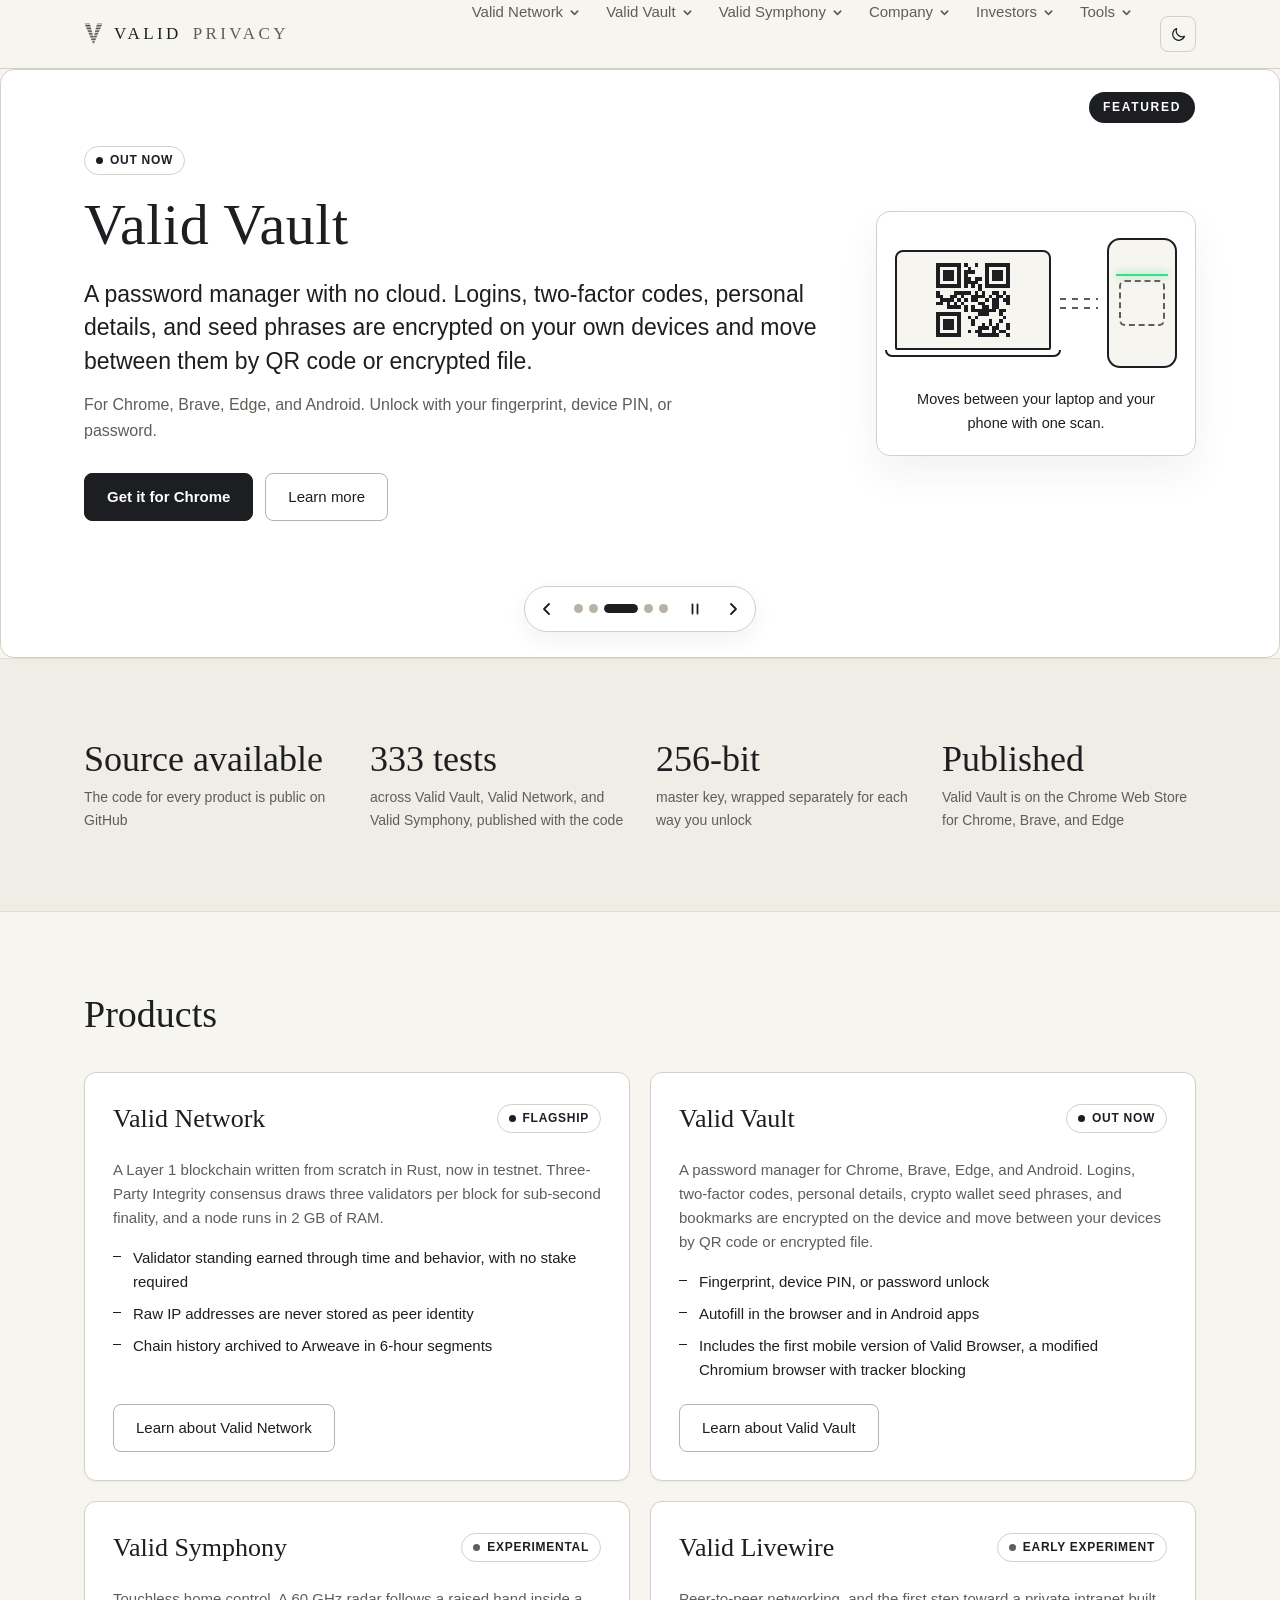
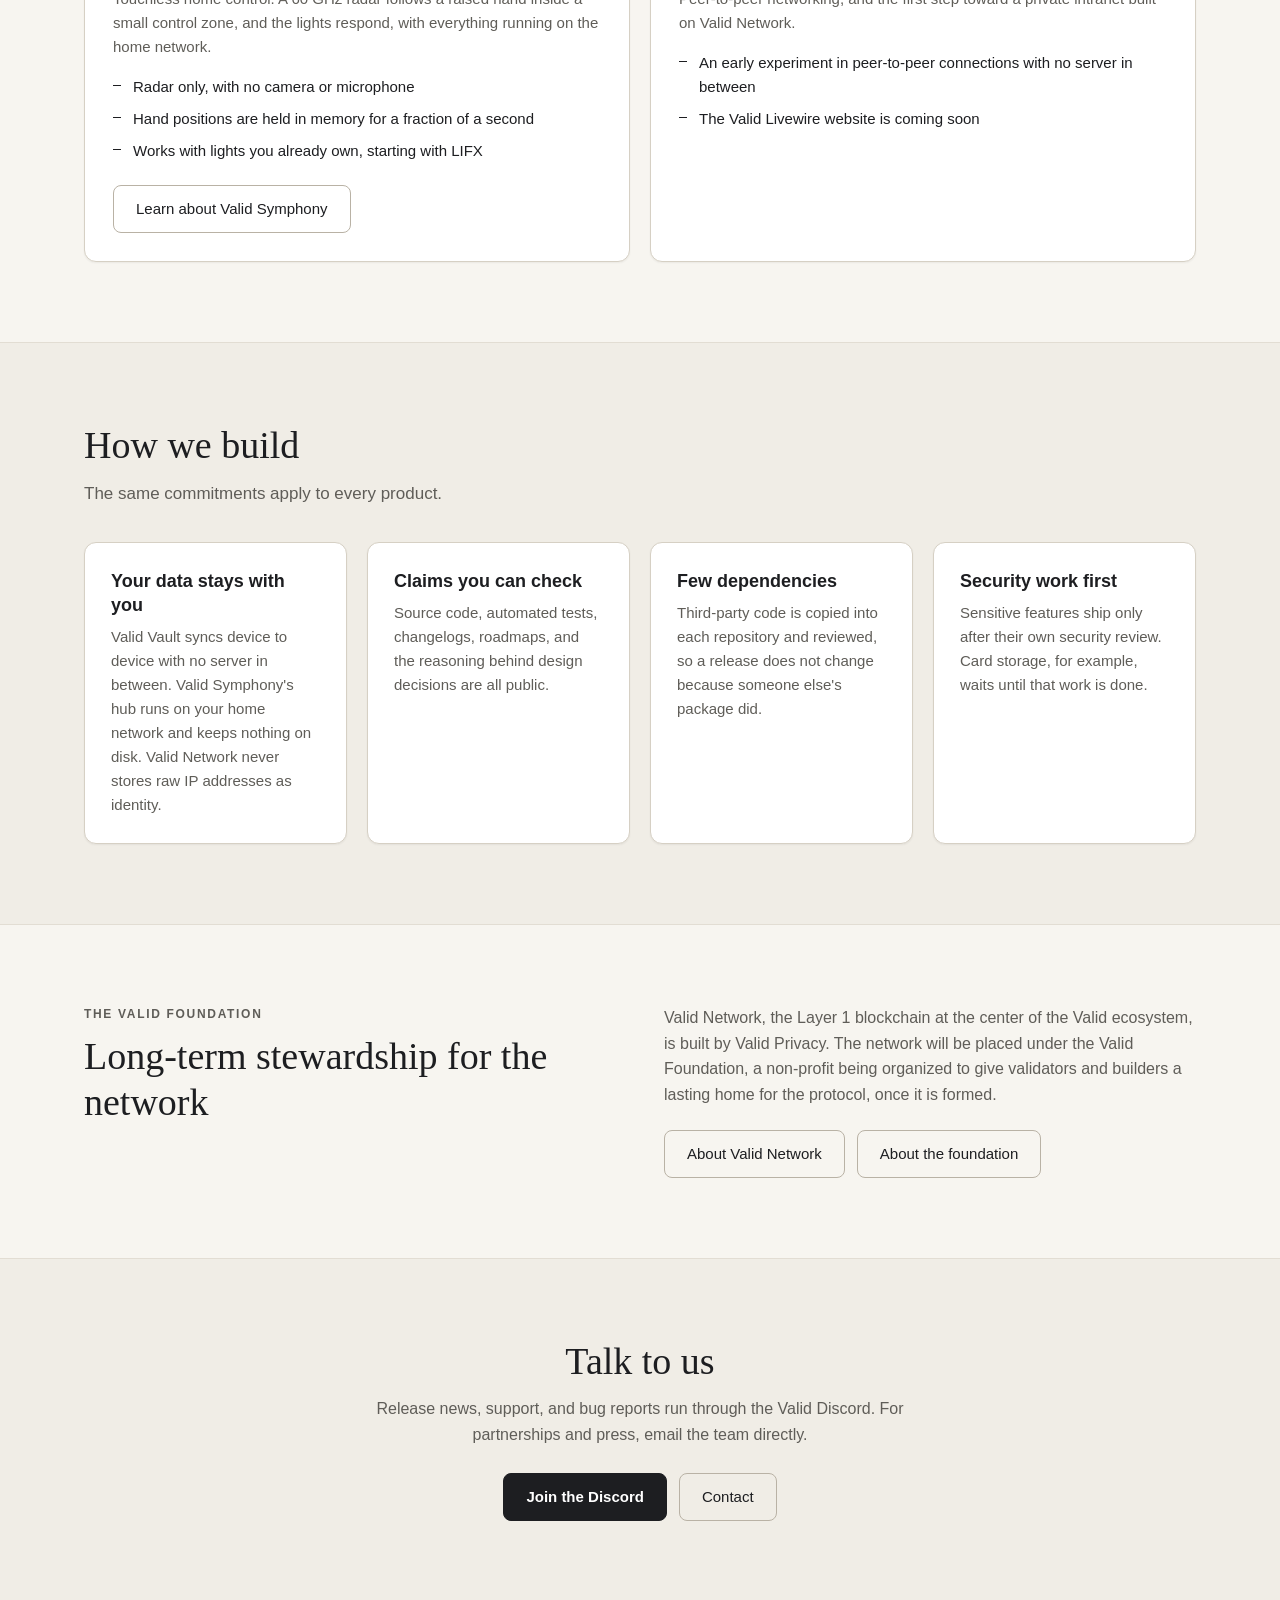
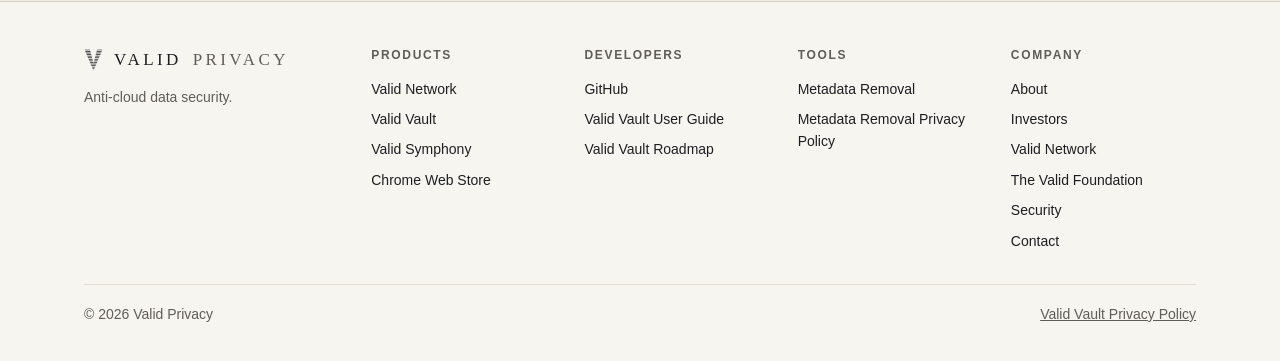
<file: index.html>
<!doctype html>
<html lang="en">
<head>
<meta charset="utf-8">
<meta name="viewport" content="width=device-width, initial-scale=1">
<title>Valid Privacy</title>
<meta name="description" content="Valid Privacy builds anti-cloud data security: Valid Vault, Valid Symphony, and Valid Network.">
<link rel="canonical" href="https://validprivacy.github.io/">
<meta property="og:type" content="website">
<meta property="og:site_name" content="Valid Privacy">
<meta property="og:title" content="Valid Privacy">
<meta property="og:description" content="Valid Privacy builds anti-cloud data security: Valid Vault, Valid Symphony, and Valid Network.">
<meta property="og:url" content="https://validprivacy.github.io/">
<meta name="color-scheme" content="light dark">
<link rel="icon" href="favicon.ico" sizes="any">
<link rel="icon" type="image/png" sizes="192x192" href="favicon-192.png">
<link rel="icon" type="image/png" sizes="96x96" href="favicon-96.png">
<link rel="icon" type="image/png" sizes="48x48" href="favicon-48.png">
<link rel="icon" type="image/png" sizes="32x32" href="favicon-32.png">
<link rel="apple-touch-icon" href="apple-touch-icon.png">
<link rel="stylesheet" href="site.css">
<script>try{if(localStorage.getItem('valid-theme')==='dark')document.documentElement.setAttribute('data-theme','dark')}catch(e){}</script>
</head>
<body>
<svg width="0" height="0" style="position:absolute" aria-hidden="true"><defs><linearGradient id="vv-mark-fill" x1="0" y1="0" x2="1" y2="1"><stop offset="0" style="stop-color: var(--mark-1)"/><stop offset="1" style="stop-color: var(--mark-2)"/></linearGradient><clipPath id="vv-mark-clip"><path d="M4,4 L104,4 L171,262 L238,4 L338,4 L171,399 Z"/></clipPath><mask id="vv-mark-mask"><g fill="#fff"><rect x="0" y="8.00" width="342" height="14.44"/><rect x="0" y="36.89" width="342" height="14.44"/><rect x="0" y="65.78" width="342" height="14.44"/><rect x="0" y="94.67" width="342" height="14.44"/><rect x="0" y="123.56" width="342" height="14.44"/><rect x="0" y="152.44" width="342" height="14.44"/><rect x="0" y="181.33" width="342" height="14.44"/><rect x="0" y="210.22" width="342" height="14.44"/><rect x="0" y="239.11" width="342" height="14.44"/><rect x="0" y="268.00" width="342" height="14.44"/><rect x="0" y="296.89" width="342" height="14.44"/><rect x="0" y="325.78" width="342" height="14.44"/><rect x="0" y="354.67" width="342" height="14.44"/><rect x="0" y="383.56" width="342" height="14.44"/></g></mask></defs><symbol id="vv-mark" viewBox="0 0 342 403"><g clip-path="url(#vv-mark-clip)"><rect width="342" height="403" fill="url(#vv-mark-fill)" mask="url(#vv-mark-mask)"/></g></symbol></svg>
<a class="skip" href="#main">Skip to content</a>
<header class="site-head">
  <div class="wrap head-row">
    <a class="brand" href="index.html" aria-label="Valid Privacy home"><svg viewBox="0 0 342 403" aria-hidden="true"><use href="#vv-mark"/></svg>VALID <span class="brand-sub">PRIVACY</span></a>
    <nav class="tabs" aria-label="Main"><details class="menu"><summary>Valid Network<svg viewBox="0 0 12 12" aria-hidden="true"><path d="M2.5 4.5 6 8l3.5-3.5"/></svg></summary><div class="menu-list"><a href="network.html">Overview</a><a href="network-whitepaper.html">Whitepaper</a><a href="network-litepaper.html">Litepaper</a><a href="network.html#privacy">Network Privacy</a><a href="https://github.com/validprivacy/valid-network" target="_blank" rel="noopener">Source Code</a></div></details><details class="menu"><summary>Valid Vault<svg viewBox="0 0 12 12" aria-hidden="true"><path d="M2.5 4.5 6 8l3.5-3.5"/></svg></summary><div class="menu-list"><a href="vault.html">Overview</a><a href="vault-guide.html">User Guide</a><a href="vault-privacy.html">Privacy Policy</a><a href="https://chromewebstore.google.com/detail/valid-vault-password-mana/fkpfaemmphmakebhejhaegjgcnieeoab" target="_blank" rel="noopener">Chrome Web Store</a><a href="https://github.com/validprivacy/valid-vault" target="_blank" rel="noopener">Source Code</a></div></details><details class="menu"><summary>Valid Symphony<svg viewBox="0 0 12 12" aria-hidden="true"><path d="M2.5 4.5 6 8l3.5-3.5"/></svg></summary><div class="menu-list"><a href="symphony.html">Overview</a><a href="symphony.html#principles">Principles</a><a href="https://github.com/validprivacy/valid-symphony" target="_blank" rel="noopener">Source Code</a></div></details><details class="menu"><summary>Company<svg viewBox="0 0 12 12" aria-hidden="true"><path d="M2.5 4.5 6 8l3.5-3.5"/></svg></summary><div class="menu-list"><a href="company.html">About</a><a href="company.html#security">Security</a><a href="company.html#contact">Contact</a></div></details><details class="menu"><summary>Investors<svg viewBox="0 0 12 12" aria-hidden="true"><path d="M2.5 4.5 6 8l3.5-3.5"/></svg></summary><div class="menu-list"><a href="investors.html">Overview</a><a href="investors.html#vault">Valid Vault Enterprise</a><a href="investors.html#documents">Investor Documents</a></div></details><details class="menu"><summary>Tools<svg viewBox="0 0 12 12" aria-hidden="true"><path d="M2.5 4.5 6 8l3.5-3.5"/></svg></summary><div class="menu-list"><a href="metadata-removal.html">Metadata Removal</a><a href="metadata-removal-privacy.html">Metadata Removal Privacy Policy</a><a href="https://github.com/validprivacy/metadata-removal" target="_blank" rel="noopener">Metadata Removal Source Code</a></div></details></nav>
    <button class="icon-btn" type="button" data-theme-toggle aria-label="Switch to night mode" title="Switch between day and night"><span class="when-night"><svg viewBox="0 0 24 24" aria-hidden="true"><path d="M20.5 14.6A8.6 8.6 0 0 1 9.4 3.5a8.6 8.6 0 1 0 11.1 11.1z"/></svg></span><span class="when-day"><svg viewBox="0 0 24 24" aria-hidden="true"><circle cx="12" cy="12" r="4.2"/><path d="M12 2.5v2.2M12 19.3v2.2M4.6 4.6l1.6 1.6M17.8 17.8l1.6 1.6M2.5 12h2.2M19.3 12h2.2M4.6 19.4l1.6-1.6M17.8 6.2l1.6-1.6"/></svg></span></button>
  </div>
</header>
<main id="main">
<section class="hero carousel" id="featured" aria-roledescription="carousel" aria-label="Featured">
  <div class="slides">
    <div class="slide is-active" role="group" aria-roledescription="slide" aria-label="1 of 5: Valid Privacy">
      <div class="wrap hero-grid">
      <div>
        <div class="eyebrow">Valid Privacy</div>
        <h1 class="title statement">Anti-cloud data security.</h1>
        <p class="lead">Valid Privacy builds Valid Network, a Layer 1 blockchain, along with a password manager that is out now, a touchless home control experiment, and early peer-to-peer networking, each designed to work without a cloud account or a company server holding your data.</p>
        <p class="sub">The source code for every product is public. Valid Network is built by Valid Privacy and will be placed under the Valid Foundation once it is formed.</p>
        <div class="btn-row"><a class="btn" href="network.html">Explore Valid Network</a><a class="btn quiet" href="https://chromewebstore.google.com/detail/valid-vault-password-mana/fkpfaemmphmakebhejhaegjgcnieeoab" target="_blank" rel="noopener">Get Valid Vault</a><a class="btn quiet" href="#products">View products</a></div>
      </div>
      <div class="hero-mark"><svg viewBox="0 0 342 403" aria-hidden="true"><use href="#vv-mark"/></svg></div>
      </div>
    </div>
    <div class="slide" role="group" aria-roledescription="slide" aria-label="2 of 5: Metadata Removal" hidden>
      <div class="wrap hero-grid">
        <div>
          <div class="eyebrow"><span class="chip live">Free service</span></div>
          <h2 class="title">Metadata Removal</h2>
          <p class="lead">Photos, videos, and audio carry your location, your device, and the moment you made them. Remove all of it locally, right in your browser, before you share.</p>
          <p class="sub">Nothing is uploaded. Works on whole folders, keeps full quality, and shows you what it found first.</p>
          <div class="btn-row"><a class="btn" href="metadata-removal.html">Remove metadata</a><a class="btn quiet" href="metadata-removal.html#why">Why it matters</a></div>
        </div>
        <div class="slide-art" aria-hidden="true">
          <div class="mr-mock">
            <div class="mr-mock-photo"><svg viewBox="0 0 240 120"><rect width="240" height="120" fill="var(--mock-sky)"/><circle cx="182" cy="34" r="14" fill="var(--mock-sun)"/><path d="M0 120 L62 52 L104 92 L146 46 L240 120 Z" fill="var(--mock-hill)"/></svg><span class="mr-mock-name">IMG_20260102_030405.jpg</span></div>
            <ul class="mr-mock-tags">
              <li style="--i:0"><svg viewBox="0 0 16 16"><path d="M8 15s5-4.6 5-8.5A5 5 0 0 0 3 6.5C3 10.4 8 15 8 15Z"/><circle cx="8" cy="6.5" r="1.8"/></svg><span>36.15400, -95.99280</span></li>
              <li style="--i:1"><svg viewBox="0 0 16 16"><rect x="1.5" y="4" width="13" height="9.5" rx="2"/><circle cx="8" cy="8.8" r="2.6"/><path d="M5.5 4 6.6 2h2.8L10.5 4"/></svg><span>Phone camera, model and lens</span></li>
              <li style="--i:2"><svg viewBox="0 0 16 16"><circle cx="8" cy="8" r="6.5"/><path d="M8 4.5V8l2.4 1.6"/></svg><span>Jan 2, 2026 at 3:04 AM</span></li>
              <li style="--i:3"><svg viewBox="0 0 16 16"><path d="M2.5 5.5h11M2.5 10.5h11M6 2 5 14M11 2l-1 12"/></svg><span>Serial number 4C21-0093</span></li>
            </ul>
            <div class="mr-mock-done"><svg viewBox="0 0 16 16"><path d="m3 8.5 3.2 3L13 4.5"/></svg>Clean copy ready</div>
          </div>
        </div>
      </div>
    </div>
    <div class="slide" role="group" aria-roledescription="slide" aria-label="3 of 5: Valid Vault" hidden>
      <span class="slide-flag">Featured</span>
      <div class="wrap hero-grid">
        <div>
          <div class="eyebrow"><span class="chip live">Out now</span></div>
          <h2 class="title">Valid Vault</h2>
          <p class="lead">A password manager with no cloud. Logins, two-factor codes, personal details, and seed phrases are encrypted on your own devices and move between them by QR code or encrypted file.</p>
          <p class="sub">For Chrome, Brave, Edge, and Android. Unlock with your fingerprint, device PIN, or password.</p>
          <div class="btn-row"><a class="btn" href="https://chromewebstore.google.com/detail/valid-vault-password-mana/fkpfaemmphmakebhejhaegjgcnieeoab" target="_blank" rel="noopener">Get it for Chrome</a><a class="btn quiet" href="vault.html">Learn more</a></div>
        </div>
        <div class="slide-art" aria-hidden="true">
          <div class="sync-mock">
            <div class="sync-devs">
              <div class="sync-laptop"><div class="sync-screen"><svg class="sync-qr sync-qr-a" viewBox="0 0 21 21" shape-rendering="crispEdges"><rect x="0" y="0" width="1" height="1"/><rect x="1" y="0" width="1" height="1"/><rect x="2" y="0" width="1" height="1"/><rect x="3" y="0" width="1" height="1"/><rect x="4" y="0" width="1" height="1"/><rect x="5" y="0" width="1" height="1"/><rect x="6" y="0" width="1" height="1"/><rect x="8" y="0" width="1" height="1"/><rect x="11" y="0" width="1" height="1"/><rect x="14" y="0" width="1" height="1"/><rect x="15" y="0" width="1" height="1"/><rect x="16" y="0" width="1" height="1"/><rect x="17" y="0" width="1" height="1"/><rect x="18" y="0" width="1" height="1"/><rect x="19" y="0" width="1" height="1"/><rect x="20" y="0" width="1" height="1"/><rect x="0" y="1" width="1" height="1"/><rect x="6" y="1" width="1" height="1"/><rect x="9" y="1" width="1" height="1"/><rect x="14" y="1" width="1" height="1"/><rect x="20" y="1" width="1" height="1"/><rect x="0" y="2" width="1" height="1"/><rect x="2" y="2" width="1" height="1"/><rect x="3" y="2" width="1" height="1"/><rect x="4" y="2" width="1" height="1"/><rect x="6" y="2" width="1" height="1"/><rect x="8" y="2" width="1" height="1"/><rect x="9" y="2" width="1" height="1"/><rect x="10" y="2" width="1" height="1"/><rect x="14" y="2" width="1" height="1"/><rect x="16" y="2" width="1" height="1"/><rect x="17" y="2" width="1" height="1"/><rect x="18" y="2" width="1" height="1"/><rect x="20" y="2" width="1" height="1"/><rect x="0" y="3" width="1" height="1"/><rect x="2" y="3" width="1" height="1"/><rect x="3" y="3" width="1" height="1"/><rect x="4" y="3" width="1" height="1"/><rect x="6" y="3" width="1" height="1"/><rect x="8" y="3" width="1" height="1"/><rect x="14" y="3" width="1" height="1"/><rect x="16" y="3" width="1" height="1"/><rect x="17" y="3" width="1" height="1"/><rect x="18" y="3" width="1" height="1"/><rect x="20" y="3" width="1" height="1"/><rect x="0" y="4" width="1" height="1"/><rect x="2" y="4" width="1" height="1"/><rect x="3" y="4" width="1" height="1"/><rect x="4" y="4" width="1" height="1"/><rect x="6" y="4" width="1" height="1"/><rect x="8" y="4" width="1" height="1"/><rect x="9" y="4" width="1" height="1"/><rect x="11" y="4" width="1" height="1"/><rect x="12" y="4" width="1" height="1"/><rect x="14" y="4" width="1" height="1"/><rect x="16" y="4" width="1" height="1"/><rect x="17" y="4" width="1" height="1"/><rect x="18" y="4" width="1" height="1"/><rect x="20" y="4" width="1" height="1"/><rect x="0" y="5" width="1" height="1"/><rect x="6" y="5" width="1" height="1"/><rect x="8" y="5" width="1" height="1"/><rect x="9" y="5" width="1" height="1"/><rect x="10" y="5" width="1" height="1"/><rect x="11" y="5" width="1" height="1"/><rect x="14" y="5" width="1" height="1"/><rect x="20" y="5" width="1" height="1"/><rect x="0" y="6" width="1" height="1"/><rect x="1" y="6" width="1" height="1"/><rect x="2" y="6" width="1" height="1"/><rect x="3" y="6" width="1" height="1"/><rect x="4" y="6" width="1" height="1"/><rect x="5" y="6" width="1" height="1"/><rect x="6" y="6" width="1" height="1"/><rect x="8" y="6" width="1" height="1"/><rect x="10" y="6" width="1" height="1"/><rect x="12" y="6" width="1" height="1"/><rect x="14" y="6" width="1" height="1"/><rect x="15" y="6" width="1" height="1"/><rect x="16" y="6" width="1" height="1"/><rect x="17" y="6" width="1" height="1"/><rect x="18" y="6" width="1" height="1"/><rect x="19" y="6" width="1" height="1"/><rect x="20" y="6" width="1" height="1"/><rect x="12" y="7" width="1" height="1"/><rect x="0" y="8" width="1" height="1"/><rect x="5" y="8" width="1" height="1"/><rect x="6" y="8" width="1" height="1"/><rect x="7" y="8" width="1" height="1"/><rect x="8" y="8" width="1" height="1"/><rect x="9" y="8" width="1" height="1"/><rect x="11" y="8" width="1" height="1"/><rect x="13" y="8" width="1" height="1"/><rect x="16" y="8" width="1" height="1"/><rect x="17" y="8" width="1" height="1"/><rect x="19" y="8" width="1" height="1"/><rect x="0" y="9" width="1" height="1"/><rect x="1" y="9" width="1" height="1"/><rect x="4" y="9" width="1" height="1"/><rect x="5" y="9" width="1" height="1"/><rect x="7" y="9" width="1" height="1"/><rect x="10" y="9" width="1" height="1"/><rect x="11" y="9" width="1" height="1"/><rect x="12" y="9" width="1" height="1"/><rect x="13" y="9" width="1" height="1"/><rect x="15" y="9" width="1" height="1"/><rect x="17" y="9" width="1" height="1"/><rect x="18" y="9" width="1" height="1"/><rect x="20" y="9" width="1" height="1"/><rect x="1" y="10" width="1" height="1"/><rect x="2" y="10" width="1" height="1"/><rect x="3" y="10" width="1" height="1"/><rect x="4" y="10" width="1" height="1"/><rect x="6" y="10" width="1" height="1"/><rect x="8" y="10" width="1" height="1"/><rect x="10" y="10" width="1" height="1"/><rect x="11" y="10" width="1" height="1"/><rect x="14" y="10" width="1" height="1"/><rect x="16" y="10" width="1" height="1"/><rect x="17" y="10" width="1" height="1"/><rect x="19" y="10" width="1" height="1"/><rect x="20" y="10" width="1" height="1"/><rect x="0" y="11" width="1" height="1"/><rect x="1" y="11" width="1" height="1"/><rect x="3" y="11" width="1" height="1"/><rect x="5" y="11" width="1" height="1"/><rect x="7" y="11" width="1" height="1"/><rect x="12" y="11" width="1" height="1"/><rect x="13" y="11" width="1" height="1"/><rect x="16" y="11" width="1" height="1"/><rect x="17" y="11" width="1" height="1"/><rect x="20" y="11" width="1" height="1"/><rect x="3" y="12" width="1" height="1"/><rect x="4" y="12" width="1" height="1"/><rect x="5" y="12" width="1" height="1"/><rect x="6" y="12" width="1" height="1"/><rect x="8" y="12" width="1" height="1"/><rect x="10" y="12" width="1" height="1"/><rect x="13" y="12" width="1" height="1"/><rect x="14" y="12" width="1" height="1"/><rect x="16" y="12" width="1" height="1"/><rect x="17" y="12" width="1" height="1"/><rect x="8" y="13" width="1" height="1"/><rect x="10" y="13" width="1" height="1"/><rect x="11" y="13" width="1" height="1"/><rect x="12" y="13" width="1" height="1"/><rect x="13" y="13" width="1" height="1"/><rect x="14" y="13" width="1" height="1"/><rect x="15" y="13" width="1" height="1"/><rect x="16" y="13" width="1" height="1"/><rect x="18" y="13" width="1" height="1"/><rect x="19" y="13" width="1" height="1"/><rect x="0" y="14" width="1" height="1"/><rect x="1" y="14" width="1" height="1"/><rect x="2" y="14" width="1" height="1"/><rect x="3" y="14" width="1" height="1"/><rect x="4" y="14" width="1" height="1"/><rect x="5" y="14" width="1" height="1"/><rect x="6" y="14" width="1" height="1"/><rect x="12" y="14" width="1" height="1"/><rect x="13" y="14" width="1" height="1"/><rect x="14" y="14" width="1" height="1"/><rect x="18" y="14" width="1" height="1"/><rect x="0" y="15" width="1" height="1"/><rect x="6" y="15" width="1" height="1"/><rect x="9" y="15" width="1" height="1"/><rect x="11" y="15" width="1" height="1"/><rect x="19" y="15" width="1" height="1"/><rect x="0" y="16" width="1" height="1"/><rect x="2" y="16" width="1" height="1"/><rect x="3" y="16" width="1" height="1"/><rect x="4" y="16" width="1" height="1"/><rect x="6" y="16" width="1" height="1"/><rect x="10" y="16" width="1" height="1"/><rect x="15" y="16" width="1" height="1"/><rect x="18" y="16" width="1" height="1"/><rect x="0" y="17" width="1" height="1"/><rect x="2" y="17" width="1" height="1"/><rect x="3" y="17" width="1" height="1"/><rect x="4" y="17" width="1" height="1"/><rect x="6" y="17" width="1" height="1"/><rect x="10" y="17" width="1" height="1"/><rect x="13" y="17" width="1" height="1"/><rect x="15" y="17" width="1" height="1"/><rect x="17" y="17" width="1" height="1"/><rect x="20" y="17" width="1" height="1"/><rect x="0" y="18" width="1" height="1"/><rect x="2" y="18" width="1" height="1"/><rect x="3" y="18" width="1" height="1"/><rect x="4" y="18" width="1" height="1"/><rect x="6" y="18" width="1" height="1"/><rect x="12" y="18" width="1" height="1"/><rect x="13" y="18" width="1" height="1"/><rect x="14" y="18" width="1" height="1"/><rect x="16" y="18" width="1" height="1"/><rect x="17" y="18" width="1" height="1"/><rect x="20" y="18" width="1" height="1"/><rect x="0" y="19" width="1" height="1"/><rect x="6" y="19" width="1" height="1"/><rect x="9" y="19" width="1" height="1"/><rect x="11" y="19" width="1" height="1"/><rect x="12" y="19" width="1" height="1"/><rect x="16" y="19" width="1" height="1"/><rect x="18" y="19" width="1" height="1"/><rect x="19" y="19" width="1" height="1"/><rect x="0" y="20" width="1" height="1"/><rect x="1" y="20" width="1" height="1"/><rect x="2" y="20" width="1" height="1"/><rect x="3" y="20" width="1" height="1"/><rect x="4" y="20" width="1" height="1"/><rect x="5" y="20" width="1" height="1"/><rect x="6" y="20" width="1" height="1"/><rect x="12" y="20" width="1" height="1"/><rect x="13" y="20" width="1" height="1"/><rect x="14" y="20" width="1" height="1"/><rect x="15" y="20" width="1" height="1"/><rect x="16" y="20" width="1" height="1"/><rect x="17" y="20" width="1" height="1"/><rect x="20" y="20" width="1" height="1"/></svg><svg class="sync-qr sync-qr-b" viewBox="0 0 21 21" shape-rendering="crispEdges"><rect x="0" y="0" width="1" height="1"/><rect x="1" y="0" width="1" height="1"/><rect x="2" y="0" width="1" height="1"/><rect x="3" y="0" width="1" height="1"/><rect x="4" y="0" width="1" height="1"/><rect x="5" y="0" width="1" height="1"/><rect x="6" y="0" width="1" height="1"/><rect x="11" y="0" width="1" height="1"/><rect x="14" y="0" width="1" height="1"/><rect x="15" y="0" width="1" height="1"/><rect x="16" y="0" width="1" height="1"/><rect x="17" y="0" width="1" height="1"/><rect x="18" y="0" width="1" height="1"/><rect x="19" y="0" width="1" height="1"/><rect x="20" y="0" width="1" height="1"/><rect x="0" y="1" width="1" height="1"/><rect x="6" y="1" width="1" height="1"/><rect x="8" y="1" width="1" height="1"/><rect x="10" y="1" width="1" height="1"/><rect x="11" y="1" width="1" height="1"/><rect x="12" y="1" width="1" height="1"/><rect x="14" y="1" width="1" height="1"/><rect x="20" y="1" width="1" height="1"/><rect x="0" y="2" width="1" height="1"/><rect x="2" y="2" width="1" height="1"/><rect x="3" y="2" width="1" height="1"/><rect x="4" y="2" width="1" height="1"/><rect x="6" y="2" width="1" height="1"/><rect x="8" y="2" width="1" height="1"/><rect x="9" y="2" width="1" height="1"/><rect x="10" y="2" width="1" height="1"/><rect x="11" y="2" width="1" height="1"/><rect x="14" y="2" width="1" height="1"/><rect x="16" y="2" width="1" height="1"/><rect x="17" y="2" width="1" height="1"/><rect x="18" y="2" width="1" height="1"/><rect x="20" y="2" width="1" height="1"/><rect x="0" y="3" width="1" height="1"/><rect x="2" y="3" width="1" height="1"/><rect x="3" y="3" width="1" height="1"/><rect x="4" y="3" width="1" height="1"/><rect x="6" y="3" width="1" height="1"/><rect x="8" y="3" width="1" height="1"/><rect x="11" y="3" width="1" height="1"/><rect x="12" y="3" width="1" height="1"/><rect x="14" y="3" width="1" height="1"/><rect x="16" y="3" width="1" height="1"/><rect x="17" y="3" width="1" height="1"/><rect x="18" y="3" width="1" height="1"/><rect x="20" y="3" width="1" height="1"/><rect x="0" y="4" width="1" height="1"/><rect x="2" y="4" width="1" height="1"/><rect x="3" y="4" width="1" height="1"/><rect x="4" y="4" width="1" height="1"/><rect x="6" y="4" width="1" height="1"/><rect x="14" y="4" width="1" height="1"/><rect x="16" y="4" width="1" height="1"/><rect x="17" y="4" width="1" height="1"/><rect x="18" y="4" width="1" height="1"/><rect x="20" y="4" width="1" height="1"/><rect x="0" y="5" width="1" height="1"/><rect x="6" y="5" width="1" height="1"/><rect x="8" y="5" width="1" height="1"/><rect x="10" y="5" width="1" height="1"/><rect x="14" y="5" width="1" height="1"/><rect x="20" y="5" width="1" height="1"/><rect x="0" y="6" width="1" height="1"/><rect x="1" y="6" width="1" height="1"/><rect x="2" y="6" width="1" height="1"/><rect x="3" y="6" width="1" height="1"/><rect x="4" y="6" width="1" height="1"/><rect x="5" y="6" width="1" height="1"/><rect x="6" y="6" width="1" height="1"/><rect x="8" y="6" width="1" height="1"/><rect x="10" y="6" width="1" height="1"/><rect x="12" y="6" width="1" height="1"/><rect x="14" y="6" width="1" height="1"/><rect x="15" y="6" width="1" height="1"/><rect x="16" y="6" width="1" height="1"/><rect x="17" y="6" width="1" height="1"/><rect x="18" y="6" width="1" height="1"/><rect x="19" y="6" width="1" height="1"/><rect x="20" y="6" width="1" height="1"/><rect x="8" y="7" width="1" height="1"/><rect x="9" y="7" width="1" height="1"/><rect x="10" y="7" width="1" height="1"/><rect x="0" y="8" width="1" height="1"/><rect x="2" y="8" width="1" height="1"/><rect x="3" y="8" width="1" height="1"/><rect x="4" y="8" width="1" height="1"/><rect x="6" y="8" width="1" height="1"/><rect x="7" y="8" width="1" height="1"/><rect x="8" y="8" width="1" height="1"/><rect x="9" y="8" width="1" height="1"/><rect x="10" y="8" width="1" height="1"/><rect x="11" y="8" width="1" height="1"/><rect x="14" y="8" width="1" height="1"/><rect x="15" y="8" width="1" height="1"/><rect x="16" y="8" width="1" height="1"/><rect x="17" y="8" width="1" height="1"/><rect x="20" y="8" width="1" height="1"/><rect x="0" y="9" width="1" height="1"/><rect x="4" y="9" width="1" height="1"/><rect x="10" y="9" width="1" height="1"/><rect x="12" y="9" width="1" height="1"/><rect x="13" y="9" width="1" height="1"/><rect x="14" y="9" width="1" height="1"/><rect x="2" y="10" width="1" height="1"/><rect x="4" y="10" width="1" height="1"/><rect x="5" y="10" width="1" height="1"/><rect x="6" y="10" width="1" height="1"/><rect x="7" y="10" width="1" height="1"/><rect x="8" y="10" width="1" height="1"/><rect x="9" y="10" width="1" height="1"/><rect x="12" y="10" width="1" height="1"/><rect x="13" y="10" width="1" height="1"/><rect x="15" y="10" width="1" height="1"/><rect x="18" y="10" width="1" height="1"/><rect x="19" y="10" width="1" height="1"/><rect x="0" y="11" width="1" height="1"/><rect x="1" y="11" width="1" height="1"/><rect x="7" y="11" width="1" height="1"/><rect x="11" y="11" width="1" height="1"/><rect x="12" y="11" width="1" height="1"/><rect x="13" y="11" width="1" height="1"/><rect x="18" y="11" width="1" height="1"/><rect x="20" y="11" width="1" height="1"/><rect x="2" y="12" width="1" height="1"/><rect x="4" y="12" width="1" height="1"/><rect x="6" y="12" width="1" height="1"/><rect x="8" y="12" width="1" height="1"/><rect x="10" y="12" width="1" height="1"/><rect x="11" y="12" width="1" height="1"/><rect x="13" y="12" width="1" height="1"/><rect x="14" y="12" width="1" height="1"/><rect x="16" y="12" width="1" height="1"/><rect x="18" y="12" width="1" height="1"/><rect x="20" y="12" width="1" height="1"/><rect x="8" y="13" width="1" height="1"/><rect x="9" y="13" width="1" height="1"/><rect x="10" y="13" width="1" height="1"/><rect x="17" y="13" width="1" height="1"/><rect x="19" y="13" width="1" height="1"/><rect x="0" y="14" width="1" height="1"/><rect x="1" y="14" width="1" height="1"/><rect x="2" y="14" width="1" height="1"/><rect x="3" y="14" width="1" height="1"/><rect x="4" y="14" width="1" height="1"/><rect x="5" y="14" width="1" height="1"/><rect x="6" y="14" width="1" height="1"/><rect x="13" y="14" width="1" height="1"/><rect x="14" y="14" width="1" height="1"/><rect x="15" y="14" width="1" height="1"/><rect x="16" y="14" width="1" height="1"/><rect x="18" y="14" width="1" height="1"/><rect x="19" y="14" width="1" height="1"/><rect x="20" y="14" width="1" height="1"/><rect x="0" y="15" width="1" height="1"/><rect x="6" y="15" width="1" height="1"/><rect x="9" y="15" width="1" height="1"/><rect x="11" y="15" width="1" height="1"/><rect x="12" y="15" width="1" height="1"/><rect x="13" y="15" width="1" height="1"/><rect x="14" y="15" width="1" height="1"/><rect x="15" y="15" width="1" height="1"/><rect x="18" y="15" width="1" height="1"/><rect x="19" y="15" width="1" height="1"/><rect x="20" y="15" width="1" height="1"/><rect x="0" y="16" width="1" height="1"/><rect x="2" y="16" width="1" height="1"/><rect x="3" y="16" width="1" height="1"/><rect x="4" y="16" width="1" height="1"/><rect x="6" y="16" width="1" height="1"/><rect x="9" y="16" width="1" height="1"/><rect x="11" y="16" width="1" height="1"/><rect x="13" y="16" width="1" height="1"/><rect x="16" y="16" width="1" height="1"/><rect x="18" y="16" width="1" height="1"/><rect x="19" y="16" width="1" height="1"/><rect x="20" y="16" width="1" height="1"/><rect x="0" y="17" width="1" height="1"/><rect x="2" y="17" width="1" height="1"/><rect x="3" y="17" width="1" height="1"/><rect x="4" y="17" width="1" height="1"/><rect x="6" y="17" width="1" height="1"/><rect x="9" y="17" width="1" height="1"/><rect x="11" y="17" width="1" height="1"/><rect x="13" y="17" width="1" height="1"/><rect x="14" y="17" width="1" height="1"/><rect x="17" y="17" width="1" height="1"/><rect x="20" y="17" width="1" height="1"/><rect x="0" y="18" width="1" height="1"/><rect x="2" y="18" width="1" height="1"/><rect x="3" y="18" width="1" height="1"/><rect x="4" y="18" width="1" height="1"/><rect x="6" y="18" width="1" height="1"/><rect x="8" y="18" width="1" height="1"/><rect x="10" y="18" width="1" height="1"/><rect x="12" y="18" width="1" height="1"/><rect x="19" y="18" width="1" height="1"/><rect x="20" y="18" width="1" height="1"/><rect x="0" y="19" width="1" height="1"/><rect x="6" y="19" width="1" height="1"/><rect x="8" y="19" width="1" height="1"/><rect x="10" y="19" width="1" height="1"/><rect x="11" y="19" width="1" height="1"/><rect x="12" y="19" width="1" height="1"/><rect x="16" y="19" width="1" height="1"/><rect x="17" y="19" width="1" height="1"/><rect x="0" y="20" width="1" height="1"/><rect x="1" y="20" width="1" height="1"/><rect x="2" y="20" width="1" height="1"/><rect x="3" y="20" width="1" height="1"/><rect x="4" y="20" width="1" height="1"/><rect x="5" y="20" width="1" height="1"/><rect x="6" y="20" width="1" height="1"/><rect x="8" y="20" width="1" height="1"/><rect x="12" y="20" width="1" height="1"/><rect x="13" y="20" width="1" height="1"/><rect x="16" y="20" width="1" height="1"/><rect x="17" y="20" width="1" height="1"/></svg></div><div class="sync-base"></div></div>
              <div class="sync-beam"><span></span><span></span></div>
              <div class="sync-phone"><div class="sync-cam"></div><div class="sync-scan"></div></div>
            </div>
            <p class="sync-line">Moves between your laptop and your phone with one scan.</p>
          </div>
        </div>
      </div>
    </div>
    <div class="slide" role="group" aria-roledescription="slide" aria-label="4 of 5: Valid Network" hidden>
      <div class="wrap hero-grid">
        <div>
          <div class="eyebrow"><span class="chip live">Flagship</span></div>
          <h2 class="title">Valid Network</h2>
          <p class="lead">A Layer 1 blockchain written from scratch in Rust, now in testnet. Three validators are drawn for each block, finality comes in under a second, and a node runs in 2 GB of RAM.</p>
          <p class="sub">Validator standing is earned through time and behavior, with no stake required.</p>
          <div class="btn-row"><a class="btn" href="network.html">Explore Valid Network</a><a class="btn quiet" href="network-whitepaper.html">Read the whitepaper</a></div>
        </div>
        <div class="slide-art"><img class="globe-art" src="network-globe-still.webp" data-motion-src="network-globe.webp" width="240" height="240" alt="Valid Network globe"></div>
      </div>
    </div>
    <div class="slide" role="group" aria-roledescription="slide" aria-label="5 of 5: Valid Symphony" hidden>
      <div class="wrap hero-grid">
        <div>
          <div class="eyebrow"><span class="chip">Experimental</span></div>
          <h2 class="title">Valid Symphony</h2>
          <p class="lead">Conduct your life. Touchless home control: raise a hand and your lights follow it.</p>
          <p class="sub">A 60 GHz radar reads your hand and a hub on your home network drives the lights, with no camera, microphone, account, or cloud service.</p>
          <div class="btn-row"><a class="btn" href="symphony.html">Learn more</a><a class="btn quiet" href="https://github.com/validprivacy/valid-symphony" target="_blank" rel="noopener">Source code</a></div>
        </div>
        <div class="slide-art">
          <div class="feature-panel">
            <div class="feature-kicker">How the gesture works</div>
            <ol>
              <li><strong>Zone</strong><span>The radar watches a small, invisible zone in front of it.</span></li>
              <li><strong>Grab</strong><span>Hold a hand still for half a second, and the light dips to confirm.</span></li>
              <li><strong>Adjust</strong><span>Raise or lower your hand to set the brightness.</span></li>
              <li><strong>Release</strong><span>Pull away and the light stays where you left it.</span></li>
            </ol>
            <p>Walking through the room changes nothing. Only a deliberate gesture does.</p>
          </div>
        </div>
      </div>
    </div>
  </div>
  <div class="carousel-nav" hidden>
    <div class="carousel-pill">
      <button class="carousel-step" type="button" data-step="-1" aria-label="Previous slide"><svg viewBox="0 0 16 16"><path d="M10 3 5 8l5 5"/></svg></button>
      <div class="carousel-dots"></div>
      <button class="carousel-toggle" type="button" aria-label="Pause slides"><svg class="icon-pause" viewBox="0 0 16 16"><path d="M5.5 3.5v9M10.5 3.5v9"/></svg><svg class="icon-play" viewBox="0 0 16 16"><path d="M5 3.2v9.6L12.5 8Z"/></svg></button>
      <button class="carousel-step" type="button" data-step="1" aria-label="Next slide"><svg viewBox="0 0 16 16"><path d="m6 3 5 5-5 5"/></svg></button>
    </div>
  </div>
</section>

<section class="band alt" id="proof">
  <div class="wrap">
    <div class="proof">
      <div><div class="value">Source available</div><div class="label">The code for every product is public on GitHub</div></div>
      <div><div class="value">333 tests</div><div class="label">across Valid Vault, Valid Network, and Valid Symphony, published with the code</div></div>
      <div><div class="value">256-bit</div><div class="label">master key, wrapped separately for each way you unlock</div></div>
      <div><div class="value">Published</div><div class="label">Valid Vault is on the Chrome Web Store for Chrome, Brave, and Edge</div></div>
    </div>
  </div>
</section>

<section class="band" id="products">
  <div class="wrap">
    <div class="section-head"><h2>Products</h2></div>
    <div class="grid two">
      <div class="card product">
        <div class="product-top"><h3>Valid Network</h3><span class="chip live">Flagship</span></div>
        <p>A Layer 1 blockchain written from scratch in Rust, now in testnet. Three-Party Integrity consensus draws three validators per block for sub-second finality, and a node runs in 2 GB of RAM.</p>
        <ul><li>Validator standing earned through time and behavior, with no stake required</li><li>Raw IP addresses are never stored as peer identity</li><li>Chain history archived to Arweave in 6-hour segments</li></ul>
        <a class="btn quiet more" href="network.html">Learn about Valid Network</a>
      </div>
      <div class="card product">
        <div class="product-top"><h3>Valid Vault</h3><span class="chip live">Out now</span></div>
        <p>A password manager for Chrome, Brave, Edge, and Android. Logins, two-factor codes, personal details, crypto wallet seed phrases, and bookmarks are encrypted on the device and move between your devices by QR code or encrypted file.</p>
        <ul><li>Fingerprint, device PIN, or password unlock</li><li>Autofill in the browser and in Android apps</li><li>Includes the first mobile version of Valid Browser, a modified Chromium browser with tracker blocking</li></ul>
        <a class="btn quiet more" href="vault.html">Learn about Valid Vault</a>
      </div>
      <div class="card product">
        <div class="product-top"><h3>Valid Symphony</h3><span class="chip">Experimental</span></div>
        <p>Touchless home control. A 60 GHz radar follows a raised hand inside a small control zone, and the lights respond, with everything running on the home network.</p>
        <ul><li>Radar only, with no camera or microphone</li><li>Hand positions are held in memory for a fraction of a second</li><li>Works with lights you already own, starting with LIFX</li></ul>
        <a class="btn quiet more" href="symphony.html">Learn about Valid Symphony</a>
      </div>
      <div class="card product">
        <div class="product-top"><h3>Valid Livewire</h3><span class="chip">Early experiment</span></div>
        <p>Peer-to-peer networking, and the first step toward a private intranet built on Valid Network.</p>
        <ul><li>An early experiment in peer-to-peer connections with no server in between</li><li>The Valid Livewire website is coming soon</li></ul>
      </div>
    </div>
  </div>
</section>

<section class="band alt" id="principles">
  <div class="wrap">
    <div class="section-head"><h2>How we build</h2><p>The same commitments apply to every product.</p></div>
    <div class="grid four">
      <div class="card"><h3>Your data stays with you</h3><p>Valid Vault syncs device to device with no server in between. Valid Symphony's hub runs on your home network and keeps nothing on disk. Valid Network never stores raw IP addresses as identity.</p></div>
      <div class="card"><h3>Claims you can check</h3><p>Source code, automated tests, changelogs, roadmaps, and the reasoning behind design decisions are all public.</p></div>
      <div class="card"><h3>Few dependencies</h3><p>Third-party code is copied into each repository and reviewed, so a release does not change because someone else's package did.</p></div>
      <div class="card"><h3>Security work first</h3><p>Sensitive features ship only after their own security review. Card storage, for example, waits until that work is done.</p></div>
    </div>
  </div>
</section>

<section class="band" id="foundation">
  <div class="wrap split">
    <div>
      <div class="kicker">The Valid Foundation</div>
      <h2>Long-term stewardship for the network</h2>
    </div>
    <div>
      <p style="color:var(--text-dim)">Valid Network, the Layer 1 blockchain at the center of the Valid ecosystem, is built by Valid Privacy. The network will be placed under the Valid Foundation, a non-profit being organized to give validators and builders a lasting home for the protocol, once it is formed.</p>
      <div class="btn-row" style="margin-top:22px"><a class="btn quiet" href="network.html">About Valid Network</a><a class="btn quiet" href="network.html#foundation">About the foundation</a></div>
    </div>
  </div>
</section>

<section class="band alt">
  <div class="wrap cta">
    <h2>Talk to us</h2>
    <p>Release news, support, and bug reports run through the Valid Discord. For partnerships and press, email the team directly.</p>
    <div class="btn-row"><a class="btn" href="https://discord.gg/XSgqs4uuBa" target="_blank" rel="noopener">Join the Discord</a><a class="btn quiet" href="company.html#contact">Contact</a></div>
  </div>
</section>
<script src="carousel.js"></script>
</main>
<footer class="site-foot">
  <div class="wrap">
    <div class="foot-grid">
      <div>
        <a class="brand" href="index.html"><svg viewBox="0 0 342 403" aria-hidden="true"><use href="#vv-mark"/></svg>VALID <span class="brand-sub">PRIVACY</span></a>
        <p class="foot-note">Anti-cloud data security.</p>
      </div>
      <div>
        <h4>Products</h4>
        <ul><li><a href="network.html">Valid Network</a></li><li><a href="vault.html">Valid Vault</a></li><li><a href="symphony.html">Valid Symphony</a></li><li><a href="https://chromewebstore.google.com/detail/valid-vault-password-mana/fkpfaemmphmakebhejhaegjgcnieeoab" target="_blank" rel="noopener">Chrome Web Store</a></li></ul>
      </div>
      <div>
        <h4>Developers</h4>
        <ul><li><a href="https://github.com/validprivacy" target="_blank" rel="noopener">GitHub</a></li><li><a href="vault-guide.html">Valid Vault User Guide</a></li><li><a href="https://github.com/validprivacy/valid-vault/blob/main/ROADMAP.md" target="_blank" rel="noopener">Valid Vault Roadmap</a></li></ul>
      </div>
      <div>
        <h4>Tools</h4>
        <ul><li><a href="metadata-removal.html">Metadata Removal</a></li><li><a href="metadata-removal-privacy.html">Metadata Removal Privacy Policy</a></li></ul>
      </div>
      <div>
        <h4>Company</h4>
        <ul><li><a href="company.html">About</a></li><li><a href="investors.html">Investors</a></li><li><a href="network.html">Valid Network</a></li><li><a href="network.html#foundation">The Valid Foundation</a></li><li><a href="company.html#security">Security</a></li><li><a href="company.html#contact">Contact</a></li></ul>
      </div>
    </div>
    <div class="foot-base"><span>&copy; 2026 Valid Privacy</span><span><a href="vault-privacy.html">Valid Vault Privacy Policy</a></span></div>
  </div>
</footer>
<script src="site.js"></script>
</body>
</html>
</file>
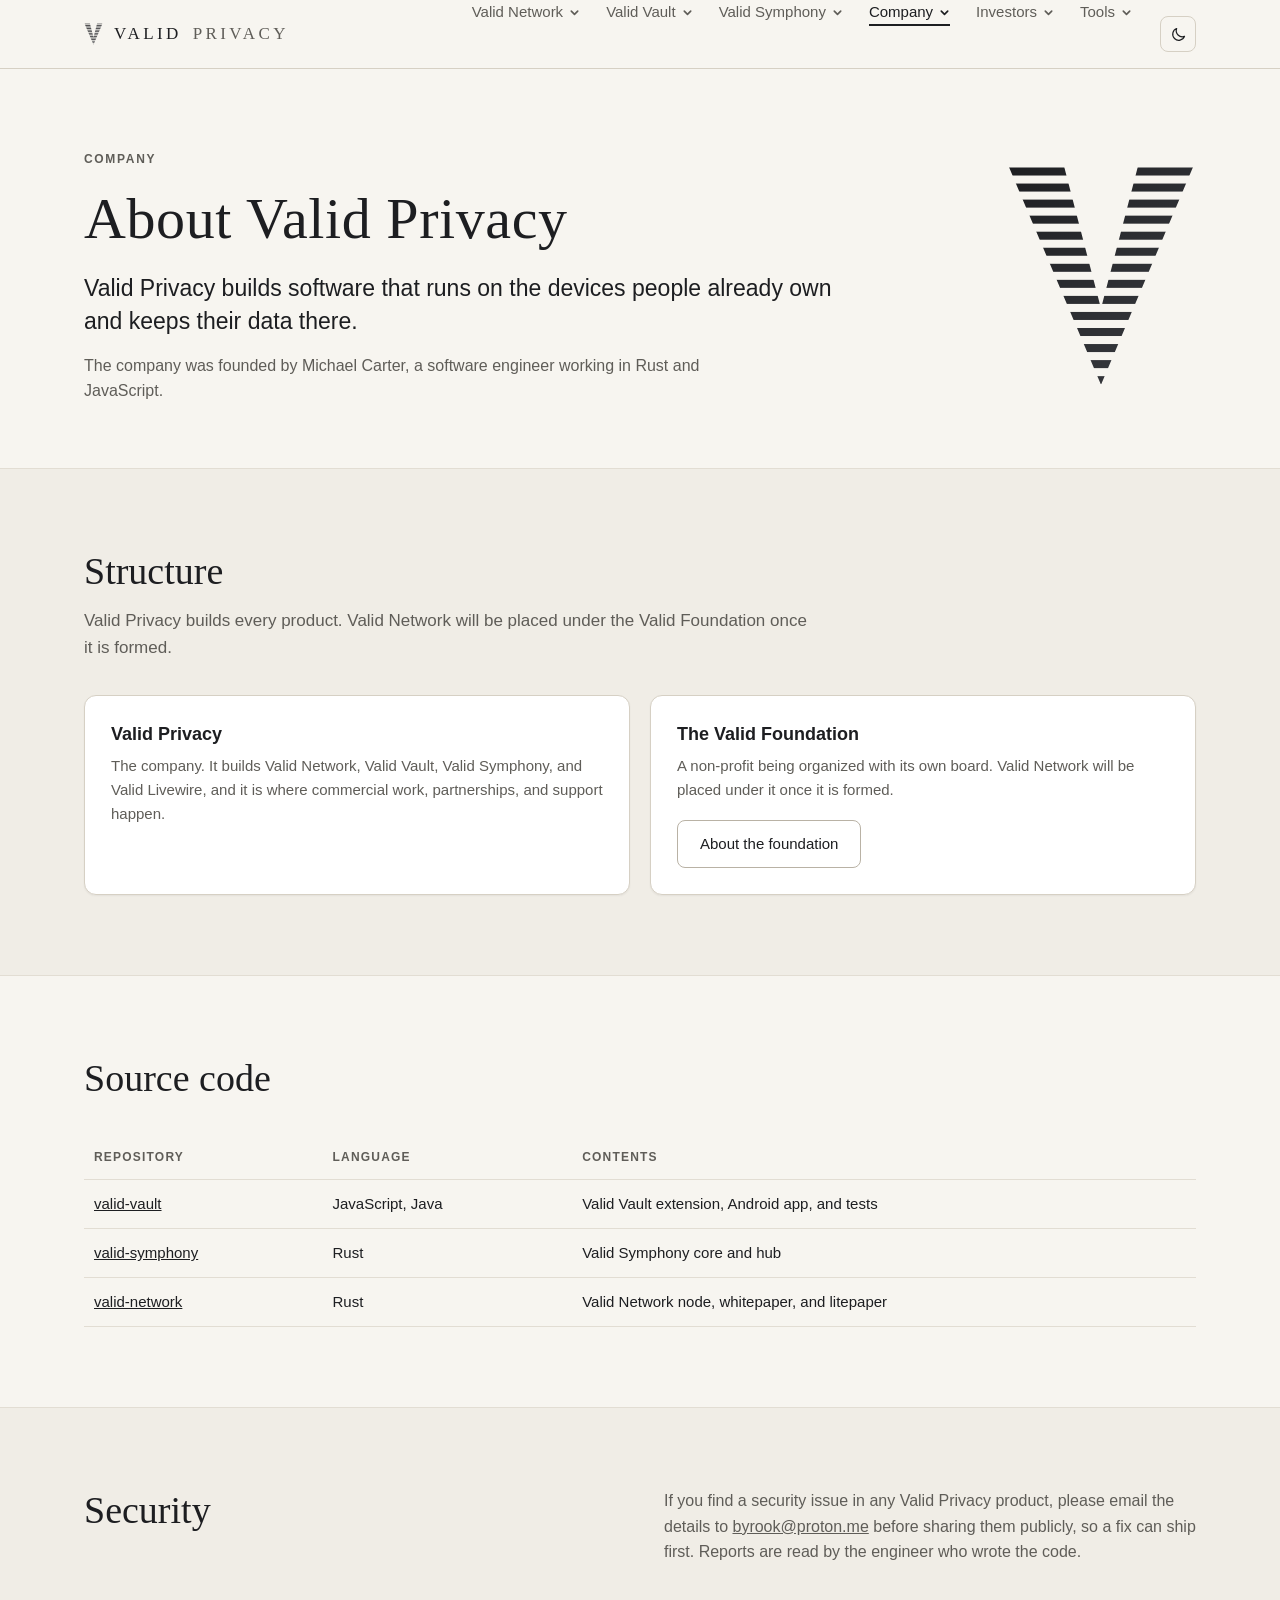
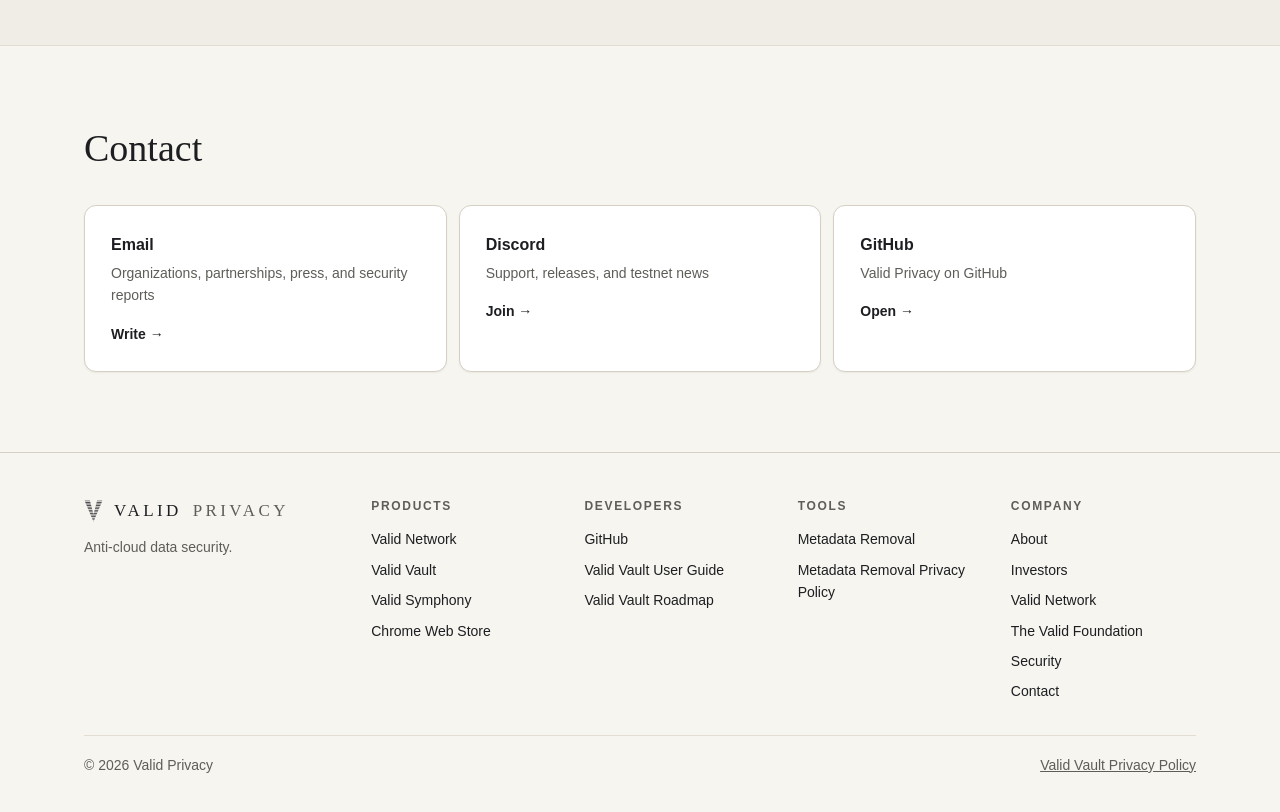
<file: company.html>
<!doctype html>
<html lang="en">
<head>
<meta charset="utf-8">
<meta name="viewport" content="width=device-width, initial-scale=1">
<title>About Valid Privacy | Valid Privacy</title>
<meta name="description" content="About Valid Privacy, its structure, its source code, and how to reach the team.">
<link rel="canonical" href="https://validprivacy.github.io/company.html">
<meta property="og:type" content="website">
<meta property="og:site_name" content="Valid Privacy">
<meta property="og:title" content="About Valid Privacy | Valid Privacy">
<meta property="og:description" content="About Valid Privacy, its structure, its source code, and how to reach the team.">
<meta property="og:url" content="https://validprivacy.github.io/company.html">
<meta name="color-scheme" content="light dark">
<link rel="icon" href="favicon.ico" sizes="any">
<link rel="icon" type="image/png" sizes="192x192" href="favicon-192.png">
<link rel="icon" type="image/png" sizes="96x96" href="favicon-96.png">
<link rel="icon" type="image/png" sizes="48x48" href="favicon-48.png">
<link rel="icon" type="image/png" sizes="32x32" href="favicon-32.png">
<link rel="apple-touch-icon" href="apple-touch-icon.png">
<link rel="stylesheet" href="site.css">
<script>try{if(localStorage.getItem('valid-theme')==='dark')document.documentElement.setAttribute('data-theme','dark')}catch(e){}</script>
</head>
<body>
<svg width="0" height="0" style="position:absolute" aria-hidden="true"><defs><linearGradient id="vv-mark-fill" x1="0" y1="0" x2="1" y2="1"><stop offset="0" style="stop-color: var(--mark-1)"/><stop offset="1" style="stop-color: var(--mark-2)"/></linearGradient><clipPath id="vv-mark-clip"><path d="M4,4 L104,4 L171,262 L238,4 L338,4 L171,399 Z"/></clipPath><mask id="vv-mark-mask"><g fill="#fff"><rect x="0" y="8.00" width="342" height="14.44"/><rect x="0" y="36.89" width="342" height="14.44"/><rect x="0" y="65.78" width="342" height="14.44"/><rect x="0" y="94.67" width="342" height="14.44"/><rect x="0" y="123.56" width="342" height="14.44"/><rect x="0" y="152.44" width="342" height="14.44"/><rect x="0" y="181.33" width="342" height="14.44"/><rect x="0" y="210.22" width="342" height="14.44"/><rect x="0" y="239.11" width="342" height="14.44"/><rect x="0" y="268.00" width="342" height="14.44"/><rect x="0" y="296.89" width="342" height="14.44"/><rect x="0" y="325.78" width="342" height="14.44"/><rect x="0" y="354.67" width="342" height="14.44"/><rect x="0" y="383.56" width="342" height="14.44"/></g></mask></defs><symbol id="vv-mark" viewBox="0 0 342 403"><g clip-path="url(#vv-mark-clip)"><rect width="342" height="403" fill="url(#vv-mark-fill)" mask="url(#vv-mark-mask)"/></g></symbol></svg>
<a class="skip" href="#main">Skip to content</a>
<header class="site-head">
  <div class="wrap head-row">
    <a class="brand" href="index.html" aria-label="Valid Privacy home"><svg viewBox="0 0 342 403" aria-hidden="true"><use href="#vv-mark"/></svg>VALID <span class="brand-sub">PRIVACY</span></a>
    <nav class="tabs" aria-label="Main"><details class="menu"><summary>Valid Network<svg viewBox="0 0 12 12" aria-hidden="true"><path d="M2.5 4.5 6 8l3.5-3.5"/></svg></summary><div class="menu-list"><a href="network.html">Overview</a><a href="network-whitepaper.html">Whitepaper</a><a href="network-litepaper.html">Litepaper</a><a href="network.html#privacy">Network Privacy</a><a href="https://github.com/validprivacy/valid-network" target="_blank" rel="noopener">Source Code</a></div></details><details class="menu"><summary>Valid Vault<svg viewBox="0 0 12 12" aria-hidden="true"><path d="M2.5 4.5 6 8l3.5-3.5"/></svg></summary><div class="menu-list"><a href="vault.html">Overview</a><a href="vault-guide.html">User Guide</a><a href="vault-privacy.html">Privacy Policy</a><a href="https://chromewebstore.google.com/detail/valid-vault-password-mana/fkpfaemmphmakebhejhaegjgcnieeoab" target="_blank" rel="noopener">Chrome Web Store</a><a href="https://github.com/validprivacy/valid-vault" target="_blank" rel="noopener">Source Code</a></div></details><details class="menu"><summary>Valid Symphony<svg viewBox="0 0 12 12" aria-hidden="true"><path d="M2.5 4.5 6 8l3.5-3.5"/></svg></summary><div class="menu-list"><a href="symphony.html">Overview</a><a href="symphony.html#principles">Principles</a><a href="https://github.com/validprivacy/valid-symphony" target="_blank" rel="noopener">Source Code</a></div></details><details class="menu current"><summary>Company<svg viewBox="0 0 12 12" aria-hidden="true"><path d="M2.5 4.5 6 8l3.5-3.5"/></svg></summary><div class="menu-list"><a href="company.html" aria-current="page">About</a><a href="company.html#security">Security</a><a href="company.html#contact">Contact</a></div></details><details class="menu"><summary>Investors<svg viewBox="0 0 12 12" aria-hidden="true"><path d="M2.5 4.5 6 8l3.5-3.5"/></svg></summary><div class="menu-list"><a href="investors.html">Overview</a><a href="investors.html#vault">Valid Vault Enterprise</a><a href="investors.html#documents">Investor Documents</a></div></details><details class="menu"><summary>Tools<svg viewBox="0 0 12 12" aria-hidden="true"><path d="M2.5 4.5 6 8l3.5-3.5"/></svg></summary><div class="menu-list"><a href="metadata-removal.html">Metadata Removal</a><a href="metadata-removal-privacy.html">Metadata Removal Privacy Policy</a><a href="https://github.com/validprivacy/metadata-removal" target="_blank" rel="noopener">Metadata Removal Source Code</a></div></details></nav>
    <button class="icon-btn" type="button" data-theme-toggle aria-label="Switch to night mode" title="Switch between day and night"><span class="when-night"><svg viewBox="0 0 24 24" aria-hidden="true"><path d="M20.5 14.6A8.6 8.6 0 0 1 9.4 3.5a8.6 8.6 0 1 0 11.1 11.1z"/></svg></span><span class="when-day"><svg viewBox="0 0 24 24" aria-hidden="true"><circle cx="12" cy="12" r="4.2"/><path d="M12 2.5v2.2M12 19.3v2.2M4.6 4.6l1.6 1.6M17.8 17.8l1.6 1.6M2.5 12h2.2M19.3 12h2.2M4.6 19.4l1.6-1.6M17.8 6.2l1.6-1.6"/></svg></span></button>
  </div>
</header>
<main id="main">
<section class="hero">
  <div class="wrap hero-grid">
    <div>
      <div class="eyebrow">Company</div>
      <h1 class="title">About Valid Privacy</h1>
      <p class="lead">Valid Privacy builds software that runs on the devices people already own and keeps their data there.</p>
      <p class="sub">The company was founded by Michael Carter, a software engineer working in Rust and JavaScript.</p>
    </div>
    <div class="hero-mark"><svg viewBox="0 0 342 403" aria-hidden="true"><use href="#vv-mark"/></svg></div>
  </div>
</section>

<section class="band alt" id="structure">
  <div class="wrap">
    <div class="section-head"><h2>Structure</h2><p>Valid Privacy builds every product. Valid Network will be placed under the Valid Foundation once it is formed.</p></div>
    <div class="grid two">
      <div class="card"><h3>Valid Privacy</h3><p>The company. It builds Valid Network, Valid Vault, Valid Symphony, and Valid Livewire, and it is where commercial work, partnerships, and support happen.</p></div>
      <div class="card"><h3>The Valid Foundation</h3><p>A non-profit being organized with its own board. Valid Network will be placed under it once it is formed.</p><div class="btn-row" style="margin-top:18px"><a class="btn quiet" href="network.html#foundation">About the foundation</a></div></div>
    </div>
  </div>
</section>

<section class="band" id="repos">
  <div class="wrap">
    <div class="section-head"><h2>Source code</h2></div>
    <div class="table-wrap"><table class="table">
      <thead><tr><th>Repository</th><th>Language</th><th>Contents</th></tr></thead>
      <tbody>
        <tr><td><a href="https://github.com/validprivacy/valid-vault" target="_blank" rel="noopener">valid-vault</a></td><td>JavaScript, Java</td><td>Valid Vault extension, Android app, and tests</td></tr>
        <tr><td><a href="https://github.com/validprivacy/valid-symphony" target="_blank" rel="noopener">valid-symphony</a></td><td>Rust</td><td>Valid Symphony core and hub</td></tr>
        <tr><td><a href="https://github.com/validprivacy/valid-network" target="_blank" rel="noopener">valid-network</a></td><td>Rust</td><td>Valid Network node, whitepaper, and litepaper</td></tr>
      </tbody>
    </table></div>
  </div>
</section>

<section class="band alt" id="security">
  <div class="wrap split">
    <div>
      <h2>Security</h2>
    </div>
    <div>
      <p style="color:var(--text-dim)">If you find a security issue in any Valid Privacy product, please email the details to <a href="mailto:byrook@proton.me">byrook@proton.me</a> before sharing them publicly, so a fix can ship first. Reports are read by the engineer who wrote the code.</p>
    </div>
  </div>
</section>

<section class="band" id="contact">
  <div class="wrap">
    <div class="section-head"><h2>Contact</h2></div>
    <div class="links">
      <a class="card link-card" href="mailto:byrook@proton.me"><span class="label">Email</span><span class="hint">Organizations, partnerships, press, and security reports</span><span class="arrow">Write</span></a>
      <a class="card link-card" href="https://discord.gg/XSgqs4uuBa" target="_blank" rel="noopener"><span class="label">Discord</span><span class="hint">Support, releases, and testnet news</span><span class="arrow">Join</span></a>
      <a class="card link-card" href="https://github.com/validprivacy" target="_blank" rel="noopener"><span class="label">GitHub</span><span class="hint">Valid Privacy on GitHub</span><span class="arrow">Open</span></a>
    </div>
  </div>
</section>
</main>
<footer class="site-foot">
  <div class="wrap">
    <div class="foot-grid">
      <div>
        <a class="brand" href="index.html"><svg viewBox="0 0 342 403" aria-hidden="true"><use href="#vv-mark"/></svg>VALID <span class="brand-sub">PRIVACY</span></a>
        <p class="foot-note">Anti-cloud data security.</p>
      </div>
      <div>
        <h4>Products</h4>
        <ul><li><a href="network.html">Valid Network</a></li><li><a href="vault.html">Valid Vault</a></li><li><a href="symphony.html">Valid Symphony</a></li><li><a href="https://chromewebstore.google.com/detail/valid-vault-password-mana/fkpfaemmphmakebhejhaegjgcnieeoab" target="_blank" rel="noopener">Chrome Web Store</a></li></ul>
      </div>
      <div>
        <h4>Developers</h4>
        <ul><li><a href="https://github.com/validprivacy" target="_blank" rel="noopener">GitHub</a></li><li><a href="vault-guide.html">Valid Vault User Guide</a></li><li><a href="https://github.com/validprivacy/valid-vault/blob/main/ROADMAP.md" target="_blank" rel="noopener">Valid Vault Roadmap</a></li></ul>
      </div>
      <div>
        <h4>Tools</h4>
        <ul><li><a href="metadata-removal.html">Metadata Removal</a></li><li><a href="metadata-removal-privacy.html">Metadata Removal Privacy Policy</a></li></ul>
      </div>
      <div>
        <h4>Company</h4>
        <ul><li><a href="company.html">About</a></li><li><a href="investors.html">Investors</a></li><li><a href="network.html">Valid Network</a></li><li><a href="network.html#foundation">The Valid Foundation</a></li><li><a href="company.html#security">Security</a></li><li><a href="company.html#contact">Contact</a></li></ul>
      </div>
    </div>
    <div class="foot-base"><span>&copy; 2026 Valid Privacy</span><span><a href="vault-privacy.html">Valid Vault Privacy Policy</a></span></div>
  </div>
</footer>
<script src="site.js"></script>
</body>
</html>
</file>
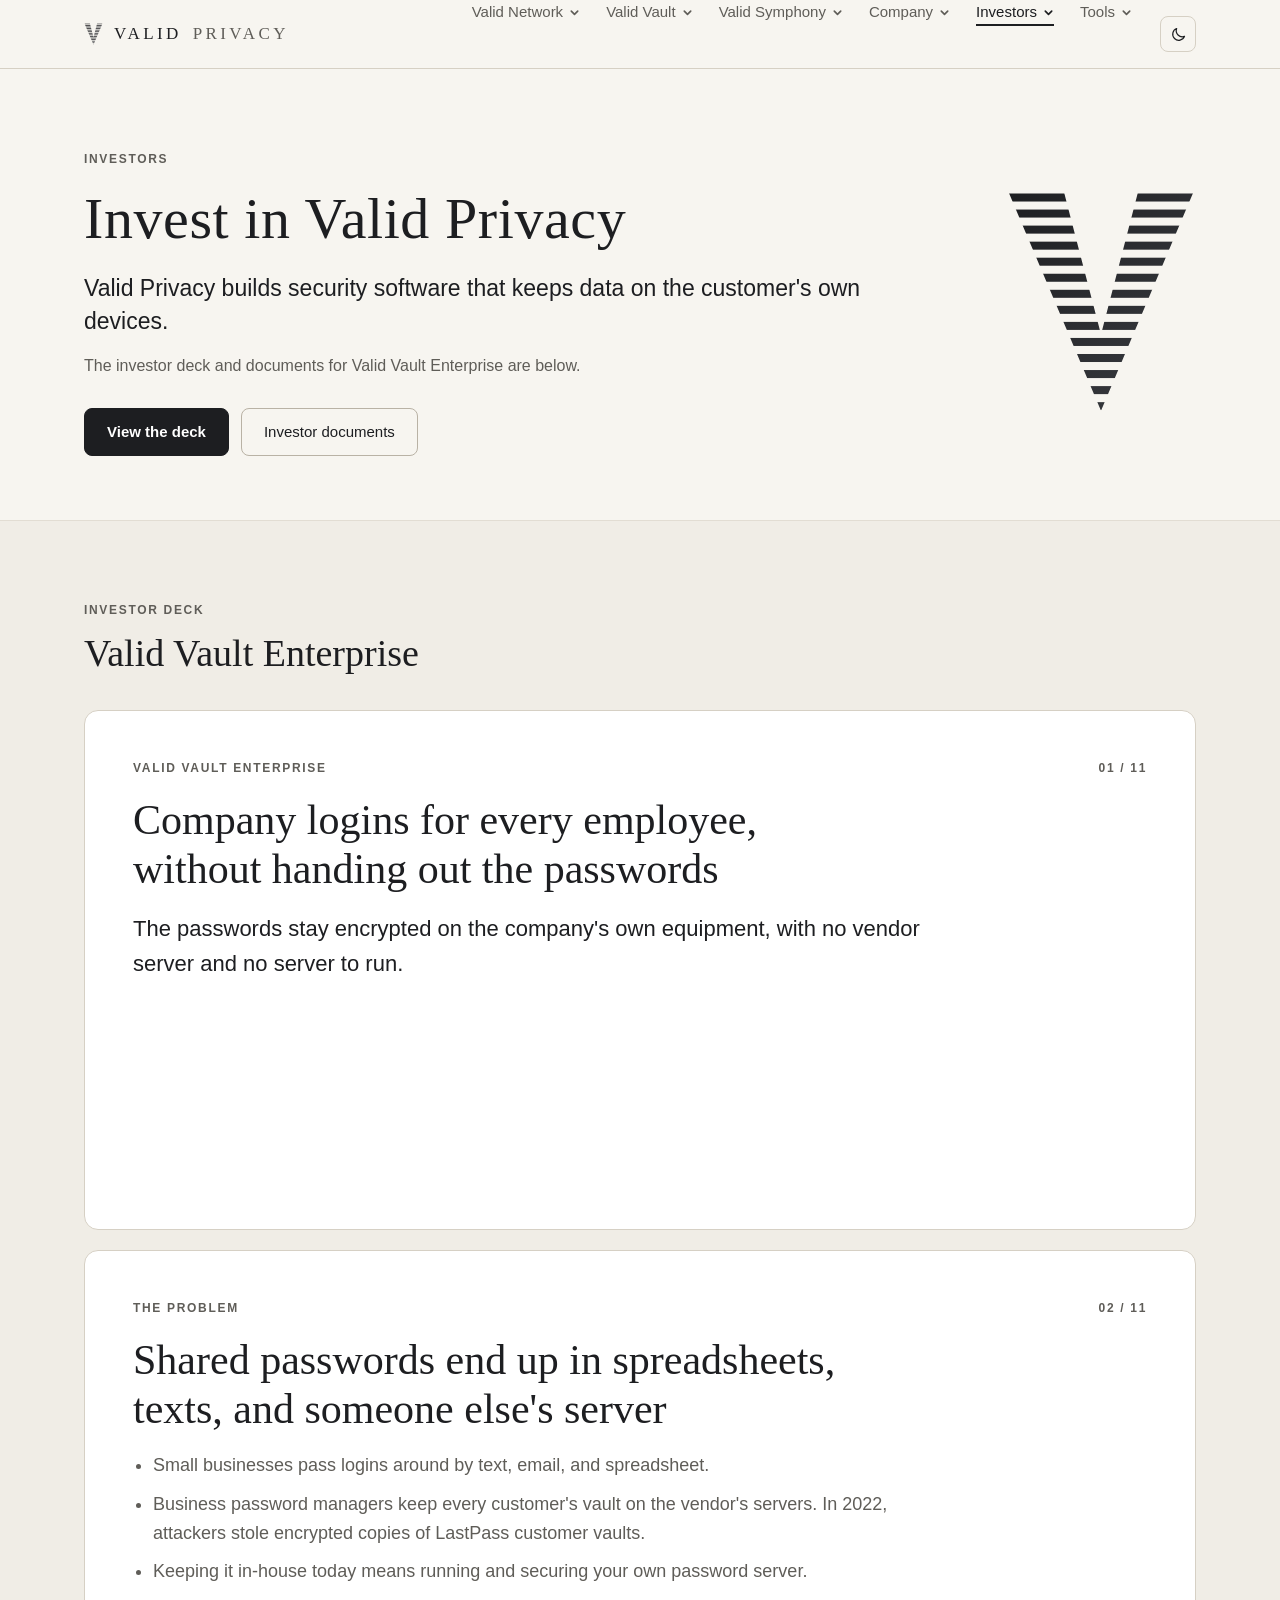
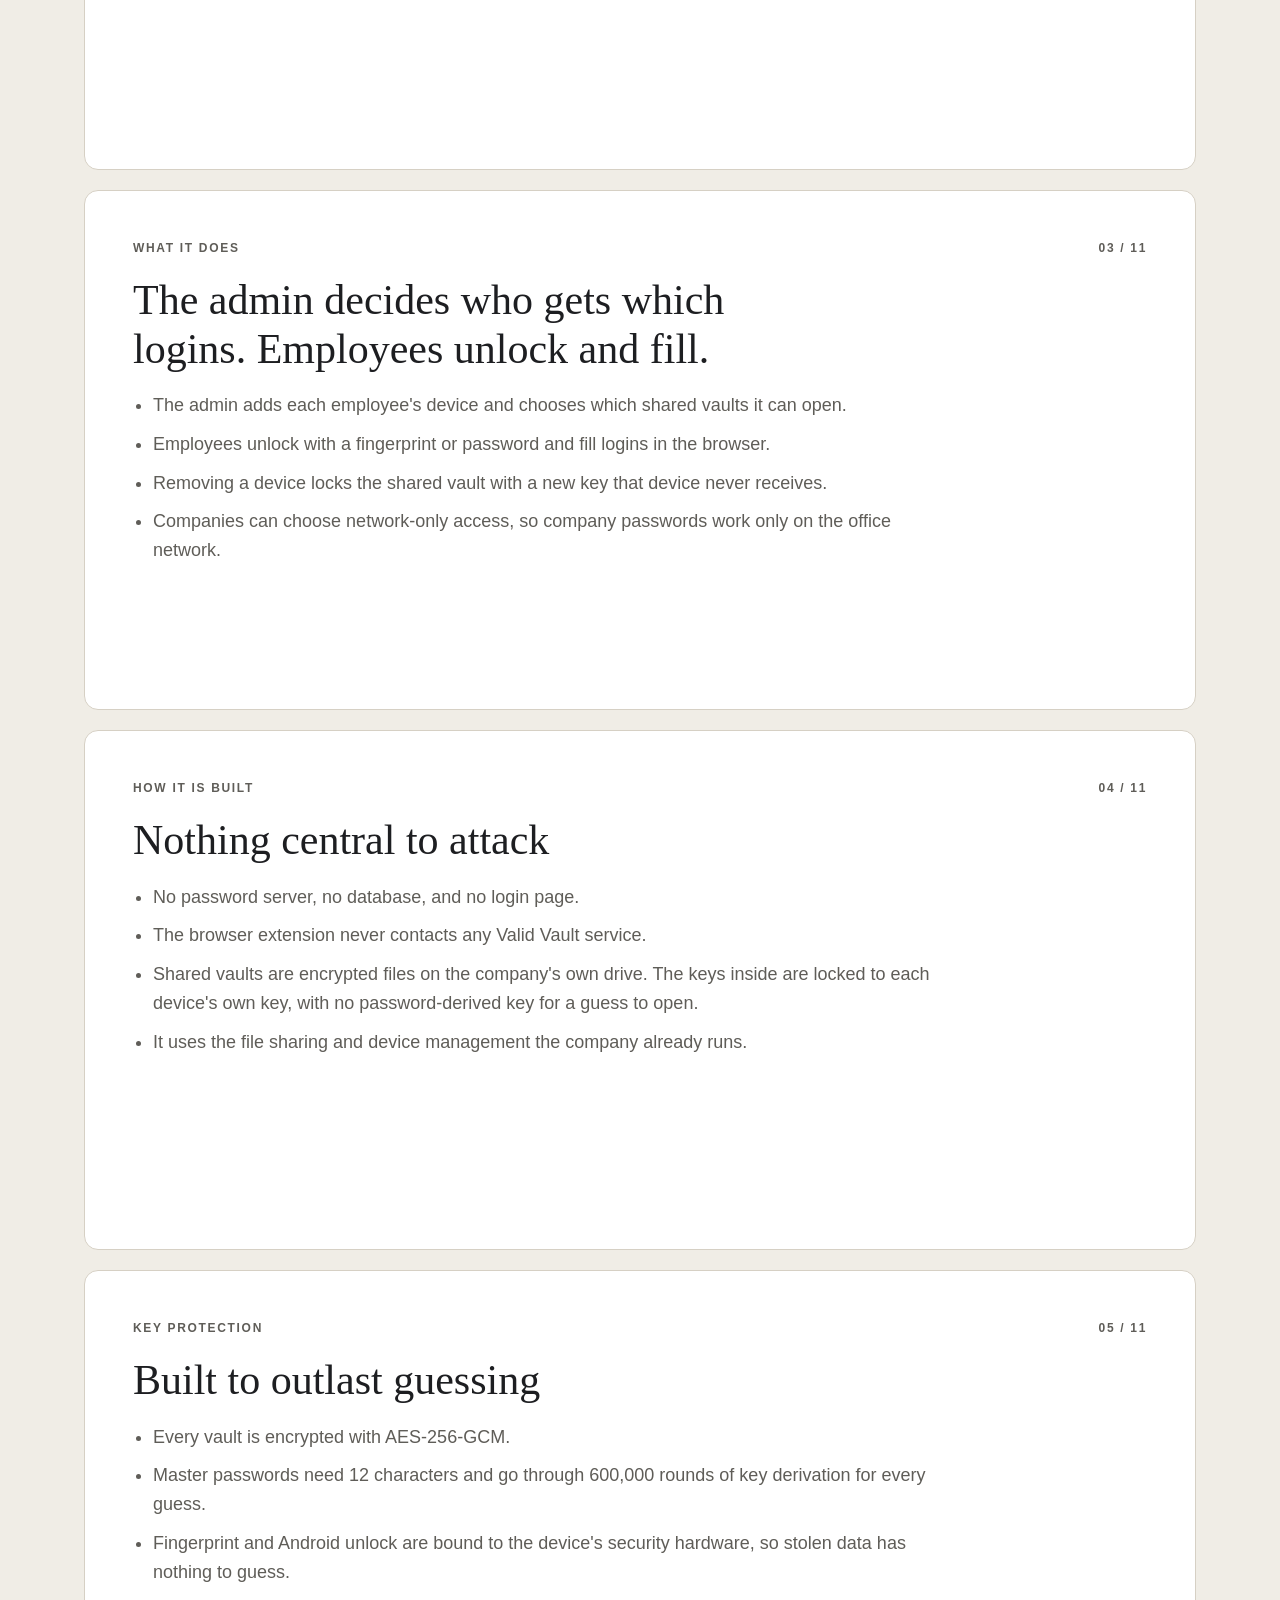
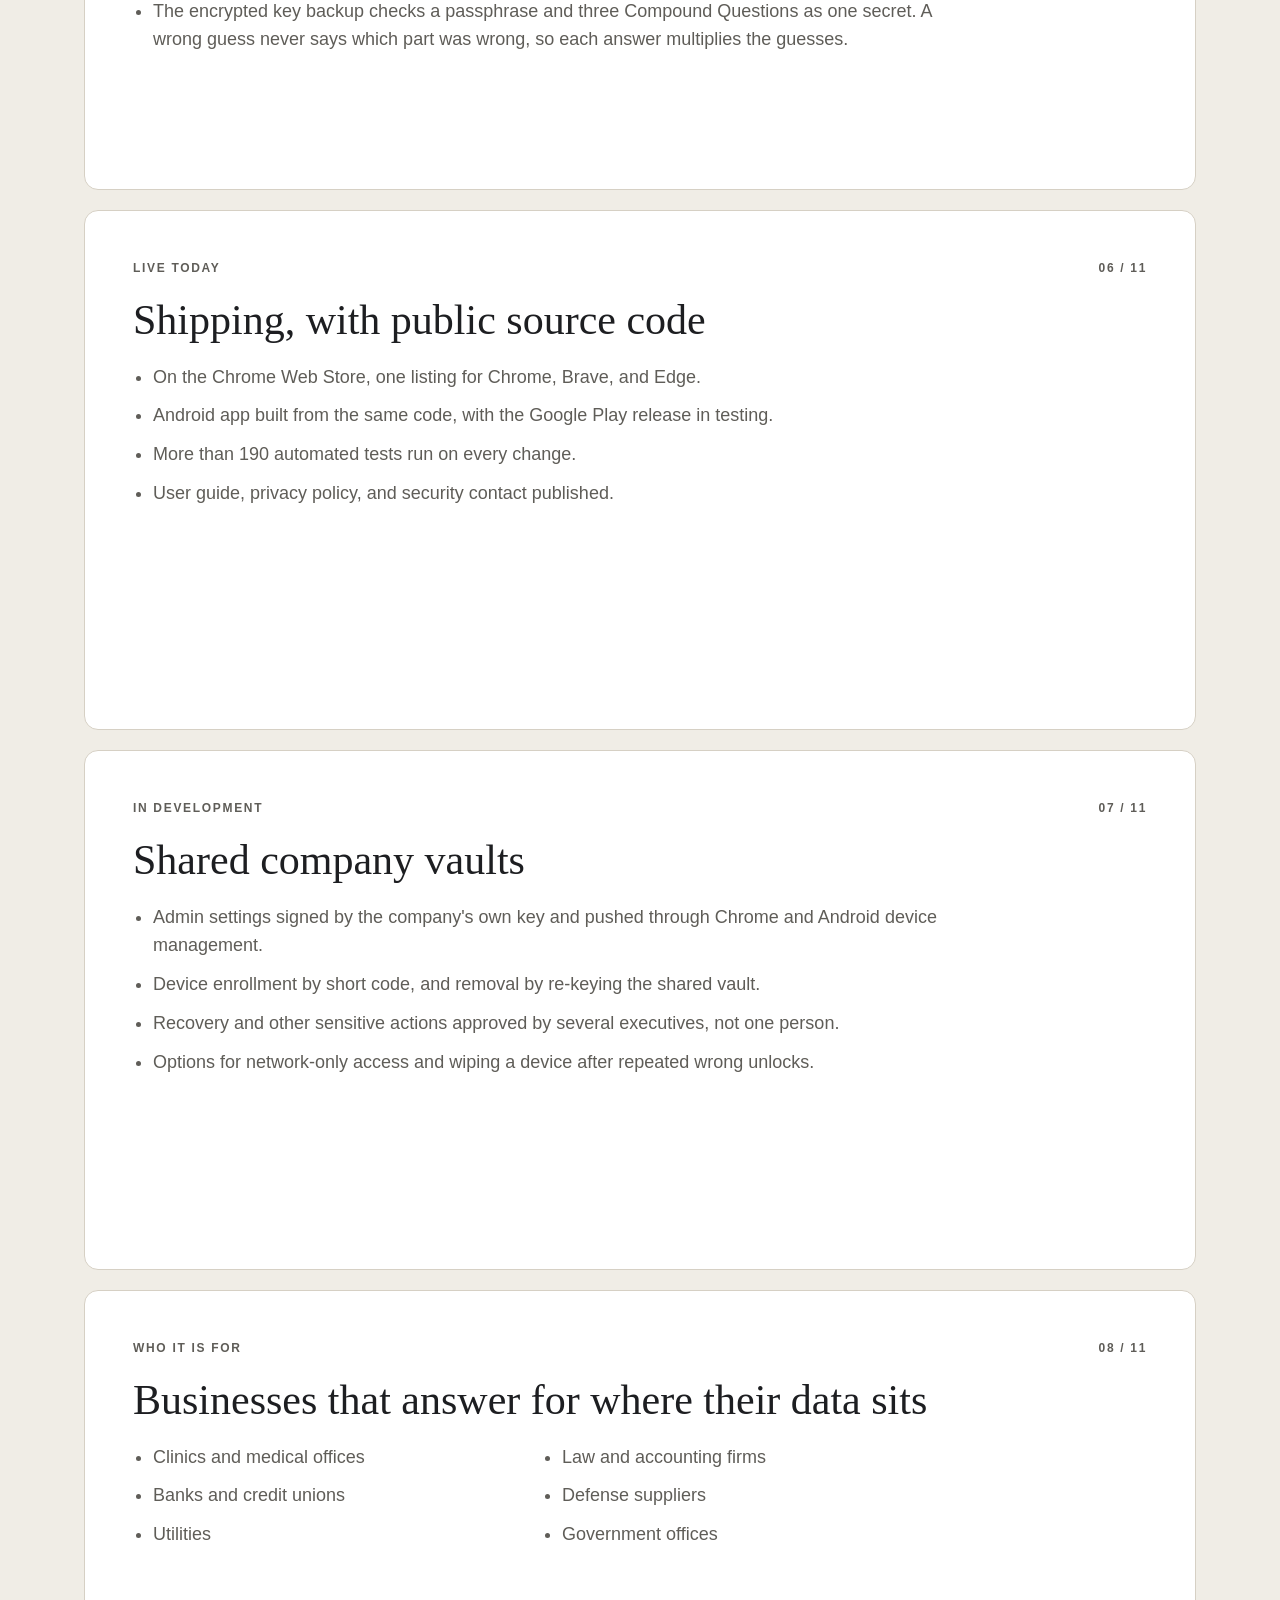
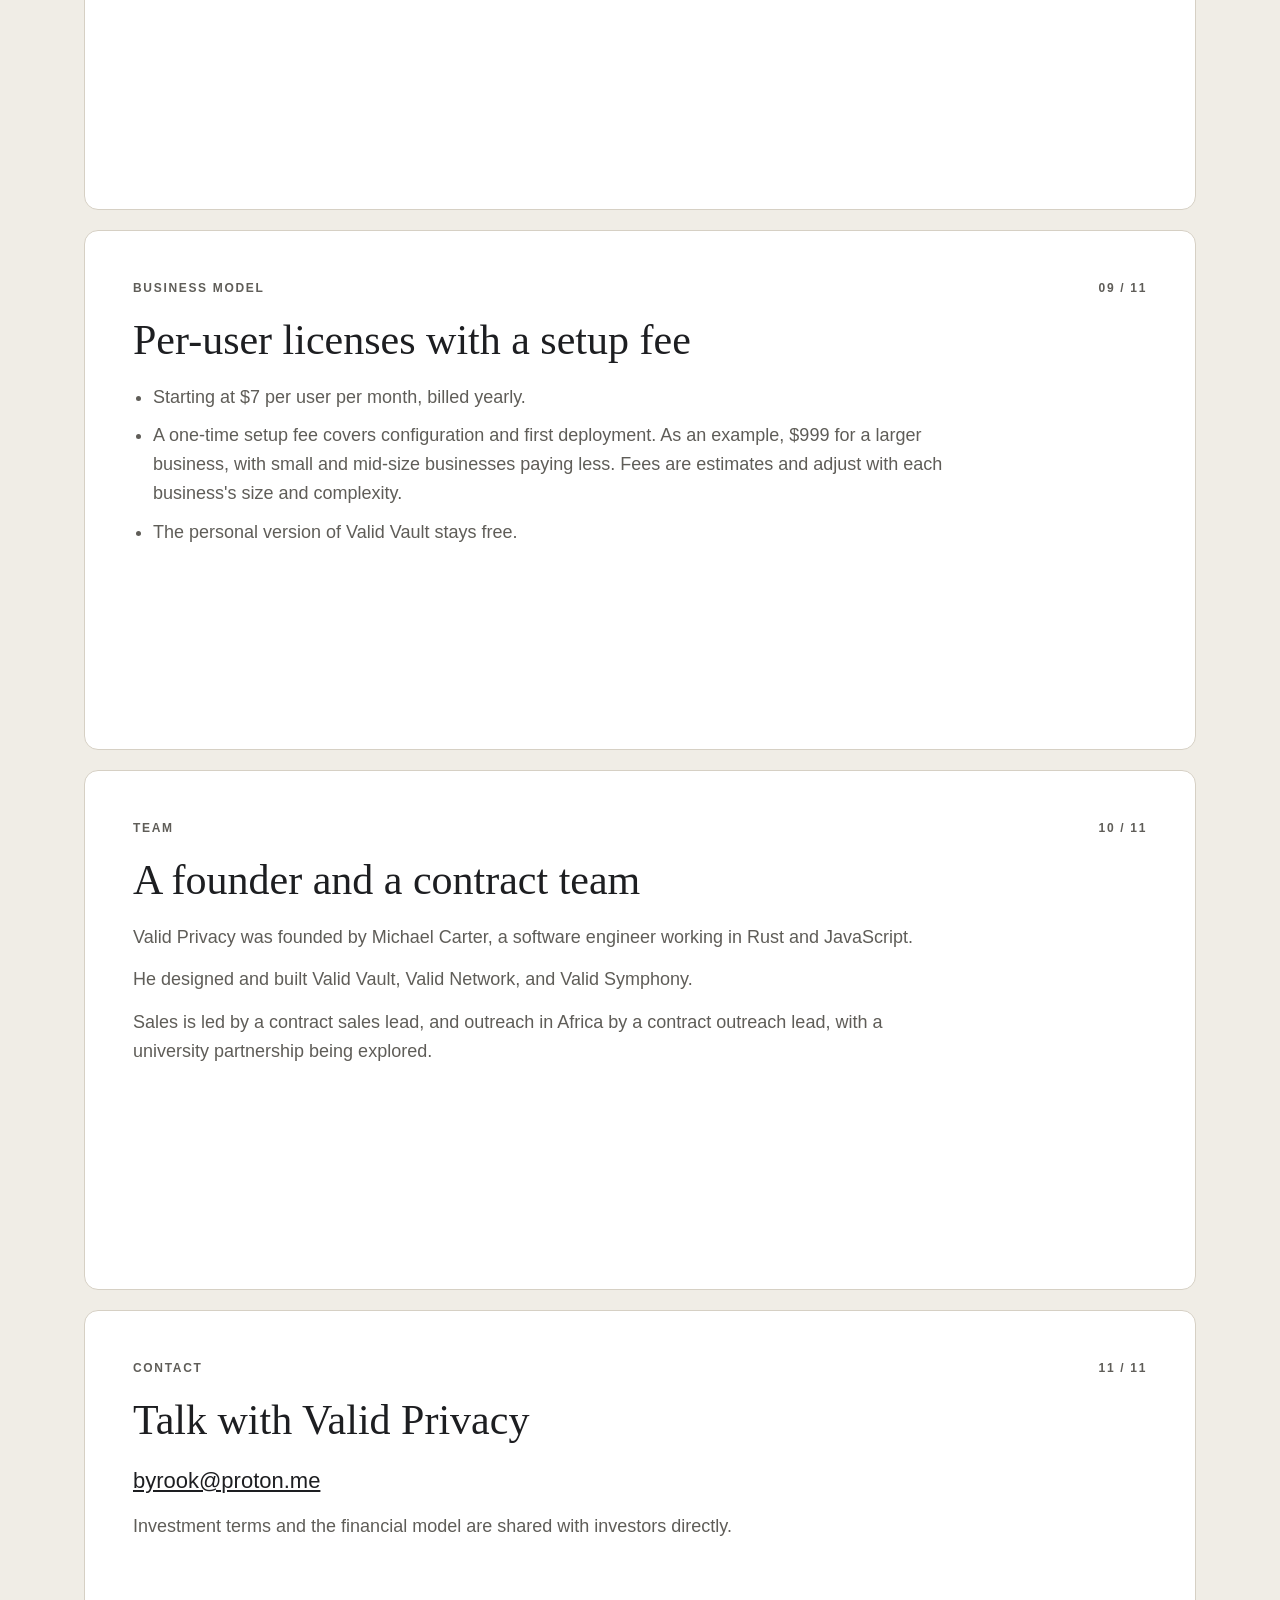
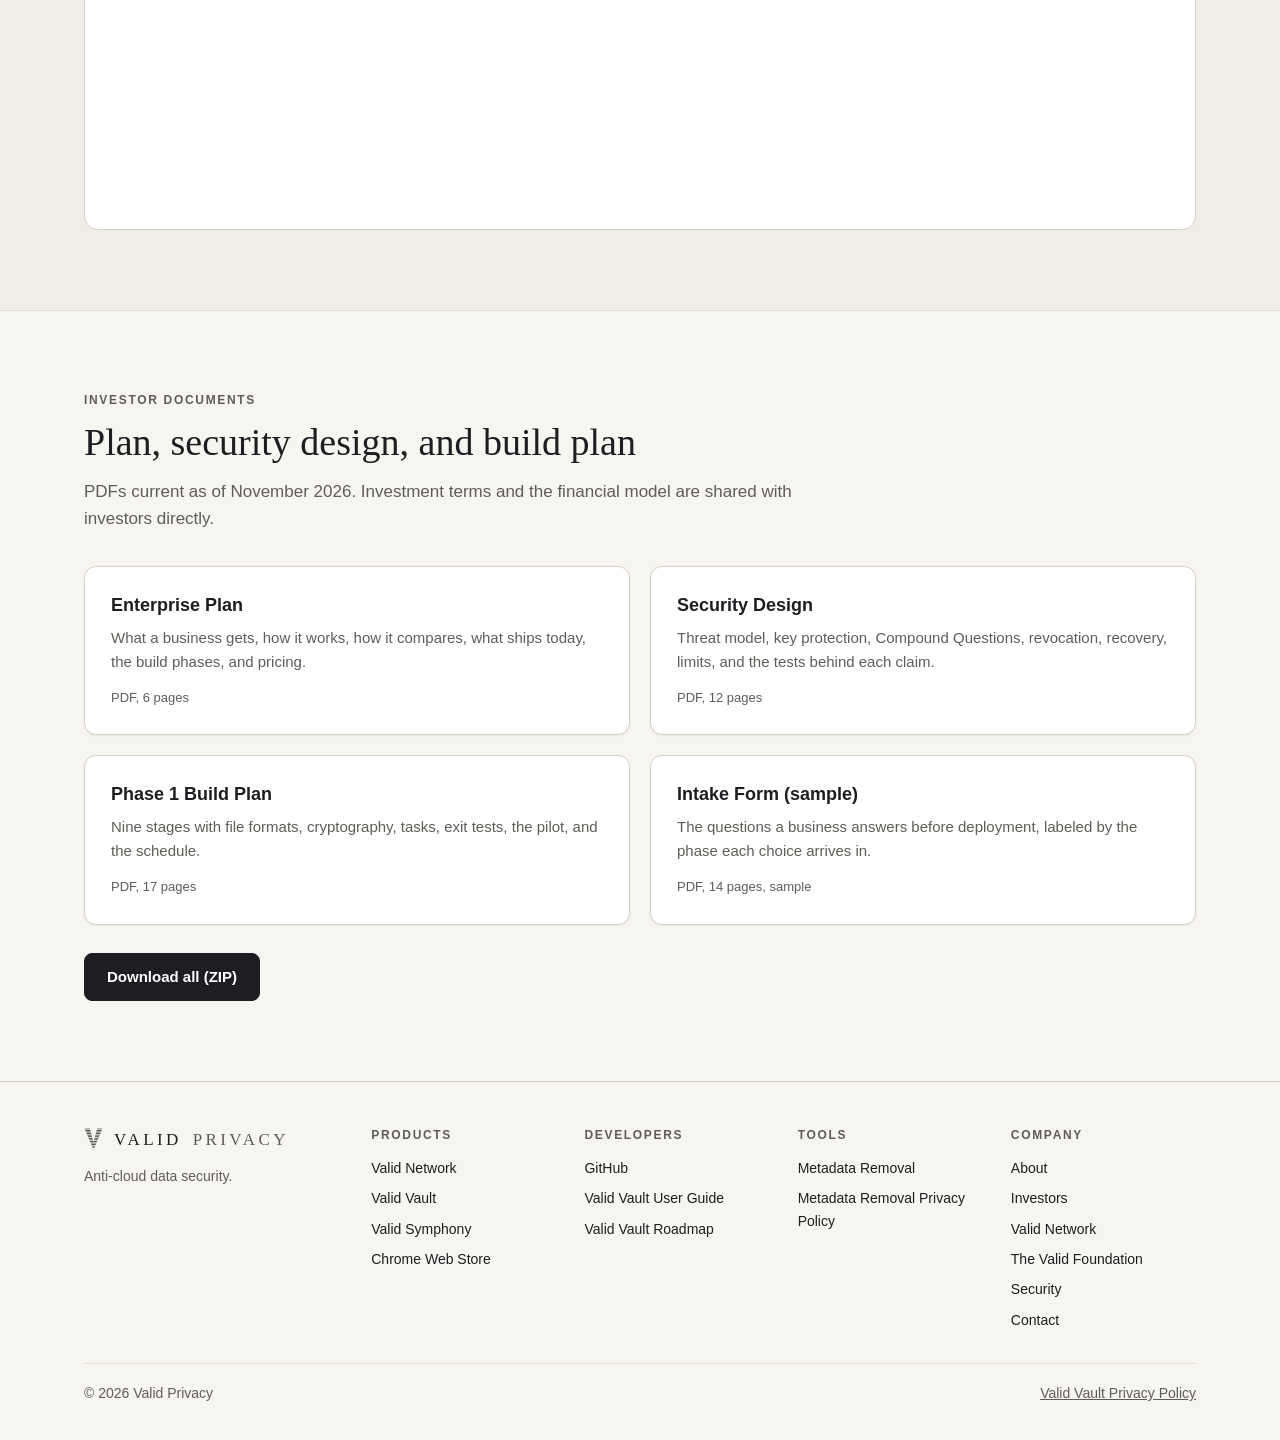
<file: investors.html>
<!doctype html>
<html lang="en">
<head>
<meta charset="utf-8">
<meta name="viewport" content="width=device-width, initial-scale=1">
<title>Investors | Valid Privacy</title>
<meta name="description" content="The Valid Privacy investor deck for Valid Vault Enterprise.">
<link rel="canonical" href="https://validprivacy.github.io/investors.html">
<meta property="og:type" content="website">
<meta property="og:site_name" content="Valid Privacy">
<meta property="og:title" content="Investors | Valid Privacy">
<meta property="og:description" content="The Valid Privacy investor deck for Valid Vault Enterprise.">
<meta property="og:url" content="https://validprivacy.github.io/investors.html">
<meta name="color-scheme" content="light dark">
<link rel="icon" href="favicon.ico" sizes="any">
<link rel="icon" type="image/png" sizes="192x192" href="favicon-192.png">
<link rel="icon" type="image/png" sizes="96x96" href="favicon-96.png">
<link rel="icon" type="image/png" sizes="48x48" href="favicon-48.png">
<link rel="icon" type="image/png" sizes="32x32" href="favicon-32.png">
<link rel="apple-touch-icon" href="apple-touch-icon.png">
<link rel="stylesheet" href="site.css">
<script>try{if(localStorage.getItem('valid-theme')==='dark')document.documentElement.setAttribute('data-theme','dark')}catch(e){}</script>
</head>
<body>
<svg width="0" height="0" style="position:absolute" aria-hidden="true"><defs><linearGradient id="vv-mark-fill" x1="0" y1="0" x2="1" y2="1"><stop offset="0" style="stop-color: var(--mark-1)"/><stop offset="1" style="stop-color: var(--mark-2)"/></linearGradient><clipPath id="vv-mark-clip"><path d="M4,4 L104,4 L171,262 L238,4 L338,4 L171,399 Z"/></clipPath><mask id="vv-mark-mask"><g fill="#fff"><rect x="0" y="8.00" width="342" height="14.44"/><rect x="0" y="36.89" width="342" height="14.44"/><rect x="0" y="65.78" width="342" height="14.44"/><rect x="0" y="94.67" width="342" height="14.44"/><rect x="0" y="123.56" width="342" height="14.44"/><rect x="0" y="152.44" width="342" height="14.44"/><rect x="0" y="181.33" width="342" height="14.44"/><rect x="0" y="210.22" width="342" height="14.44"/><rect x="0" y="239.11" width="342" height="14.44"/><rect x="0" y="268.00" width="342" height="14.44"/><rect x="0" y="296.89" width="342" height="14.44"/><rect x="0" y="325.78" width="342" height="14.44"/><rect x="0" y="354.67" width="342" height="14.44"/><rect x="0" y="383.56" width="342" height="14.44"/></g></mask></defs><symbol id="vv-mark" viewBox="0 0 342 403"><g clip-path="url(#vv-mark-clip)"><rect width="342" height="403" fill="url(#vv-mark-fill)" mask="url(#vv-mark-mask)"/></g></symbol></svg>
<a class="skip" href="#main">Skip to content</a>
<header class="site-head">
  <div class="wrap head-row">
    <a class="brand" href="index.html" aria-label="Valid Privacy home"><svg viewBox="0 0 342 403" aria-hidden="true"><use href="#vv-mark"/></svg>VALID <span class="brand-sub">PRIVACY</span></a>
    <nav class="tabs" aria-label="Main"><details class="menu"><summary>Valid Network<svg viewBox="0 0 12 12" aria-hidden="true"><path d="M2.5 4.5 6 8l3.5-3.5"/></svg></summary><div class="menu-list"><a href="network.html">Overview</a><a href="network-whitepaper.html">Whitepaper</a><a href="network-litepaper.html">Litepaper</a><a href="network.html#privacy">Network Privacy</a><a href="https://github.com/validprivacy/valid-network" target="_blank" rel="noopener">Source Code</a></div></details><details class="menu"><summary>Valid Vault<svg viewBox="0 0 12 12" aria-hidden="true"><path d="M2.5 4.5 6 8l3.5-3.5"/></svg></summary><div class="menu-list"><a href="vault.html">Overview</a><a href="vault-guide.html">User Guide</a><a href="vault-privacy.html">Privacy Policy</a><a href="https://chromewebstore.google.com/detail/valid-vault-password-mana/fkpfaemmphmakebhejhaegjgcnieeoab" target="_blank" rel="noopener">Chrome Web Store</a><a href="https://github.com/validprivacy/valid-vault" target="_blank" rel="noopener">Source Code</a></div></details><details class="menu"><summary>Valid Symphony<svg viewBox="0 0 12 12" aria-hidden="true"><path d="M2.5 4.5 6 8l3.5-3.5"/></svg></summary><div class="menu-list"><a href="symphony.html">Overview</a><a href="symphony.html#principles">Principles</a><a href="https://github.com/validprivacy/valid-symphony" target="_blank" rel="noopener">Source Code</a></div></details><details class="menu"><summary>Company<svg viewBox="0 0 12 12" aria-hidden="true"><path d="M2.5 4.5 6 8l3.5-3.5"/></svg></summary><div class="menu-list"><a href="company.html">About</a><a href="company.html#security">Security</a><a href="company.html#contact">Contact</a></div></details><details class="menu current"><summary>Investors<svg viewBox="0 0 12 12" aria-hidden="true"><path d="M2.5 4.5 6 8l3.5-3.5"/></svg></summary><div class="menu-list"><a href="investors.html" aria-current="page">Overview</a><a href="investors.html#vault">Valid Vault Enterprise</a><a href="investors.html#documents">Investor Documents</a></div></details><details class="menu"><summary>Tools<svg viewBox="0 0 12 12" aria-hidden="true"><path d="M2.5 4.5 6 8l3.5-3.5"/></svg></summary><div class="menu-list"><a href="metadata-removal.html">Metadata Removal</a><a href="metadata-removal-privacy.html">Metadata Removal Privacy Policy</a><a href="https://github.com/validprivacy/metadata-removal" target="_blank" rel="noopener">Metadata Removal Source Code</a></div></details></nav>
    <button class="icon-btn" type="button" data-theme-toggle aria-label="Switch to night mode" title="Switch between day and night"><span class="when-night"><svg viewBox="0 0 24 24" aria-hidden="true"><path d="M20.5 14.6A8.6 8.6 0 0 1 9.4 3.5a8.6 8.6 0 1 0 11.1 11.1z"/></svg></span><span class="when-day"><svg viewBox="0 0 24 24" aria-hidden="true"><circle cx="12" cy="12" r="4.2"/><path d="M12 2.5v2.2M12 19.3v2.2M4.6 4.6l1.6 1.6M17.8 17.8l1.6 1.6M2.5 12h2.2M19.3 12h2.2M4.6 19.4l1.6-1.6M17.8 6.2l1.6-1.6"/></svg></span></button>
  </div>
</header>
<main id="main">
<section class="hero">
  <div class="wrap hero-grid">
    <div>
      <div class="eyebrow">Investors</div>
      <h1 class="title">Invest in Valid Privacy</h1>
      <p class="lead">Valid Privacy builds security software that keeps data on the customer's own devices.</p>
      <p class="sub">The investor deck and documents for Valid Vault Enterprise are below.</p>
      <div class="btn-row"><a class="btn" href="#vault">View the deck</a><a class="btn quiet" href="#documents">Investor documents</a></div>
    </div>
    <div class="hero-mark"><svg viewBox="0 0 342 403" aria-hidden="true"><use href="#vv-mark"/></svg></div>
  </div>
</section>

<section class="band alt" id="vault">
  <div class="wrap">
    <div class="section-head"><div class="kicker">Investor deck</div><h2>Valid Vault Enterprise</h2></div>
    <div class="deck">
      <article class="slide" aria-labelledby="slide-1">
        <div class="slide-top"><span class="slide-kicker">Valid Vault Enterprise</span><span class="slide-num">01 / 11</span></div>
        <h3 class="slide-title" id="slide-1">Company logins for every employee, without handing out the passwords</h3>
        <div class="slide-body"><p class="slide-lead">The passwords stay encrypted on the company's own equipment, with no vendor server and no server to run.</p></div>
      </article>
      <article class="slide" aria-labelledby="slide-2">
        <div class="slide-top"><span class="slide-kicker">The problem</span><span class="slide-num">02 / 11</span></div>
        <h3 class="slide-title" id="slide-2">Shared passwords end up in spreadsheets, texts, and someone else's server</h3>
        <div class="slide-body"><ul><li>Small businesses pass logins around by text, email, and spreadsheet.</li><li>Business password managers keep every customer's vault on the vendor's servers. In 2022, attackers stole encrypted copies of LastPass customer vaults.</li><li>Keeping it in-house today means running and securing your own password server.</li></ul></div>
      </article>
      <article class="slide" aria-labelledby="slide-3">
        <div class="slide-top"><span class="slide-kicker">What it does</span><span class="slide-num">03 / 11</span></div>
        <h3 class="slide-title" id="slide-3">The admin decides who gets which logins. Employees unlock and fill.</h3>
        <div class="slide-body"><ul><li>The admin adds each employee's device and chooses which shared vaults it can open.</li><li>Employees unlock with a fingerprint or password and fill logins in the browser.</li><li>Removing a device locks the shared vault with a new key that device never receives.</li><li>Companies can choose network-only access, so company passwords work only on the office network.</li></ul></div>
      </article>
      <article class="slide" aria-labelledby="slide-4">
        <div class="slide-top"><span class="slide-kicker">How it is built</span><span class="slide-num">04 / 11</span></div>
        <h3 class="slide-title" id="slide-4">Nothing central to attack</h3>
        <div class="slide-body"><ul><li>No password server, no database, and no login page.</li><li>The browser extension never contacts any Valid Vault service.</li><li>Shared vaults are encrypted files on the company's own drive. The keys inside are locked to each device's own key, with no password-derived key for a guess to open.</li><li>It uses the file sharing and device management the company already runs.</li></ul></div>
      </article>
      <article class="slide" aria-labelledby="slide-5">
        <div class="slide-top"><span class="slide-kicker">Key protection</span><span class="slide-num">05 / 11</span></div>
        <h3 class="slide-title" id="slide-5">Built to outlast guessing</h3>
        <div class="slide-body"><ul><li>Every vault is encrypted with AES-256-GCM.</li><li>Master passwords need 12 characters and go through 600,000 rounds of key derivation for every guess.</li><li>Fingerprint and Android unlock are bound to the device's security hardware, so stolen data has nothing to guess.</li><li>The encrypted key backup checks a passphrase and three Compound Questions as one secret. A wrong guess never says which part was wrong, so each answer multiplies the guesses.</li></ul></div>
      </article>
      <article class="slide" aria-labelledby="slide-6">
        <div class="slide-top"><span class="slide-kicker">Live today</span><span class="slide-num">06 / 11</span></div>
        <h3 class="slide-title" id="slide-6">Shipping, with public source code</h3>
        <div class="slide-body"><ul><li>On the Chrome Web Store, one listing for Chrome, Brave, and Edge.</li><li>Android app built from the same code, with the Google Play release in testing.</li><li>More than 190 automated tests run on every change.</li><li>User guide, privacy policy, and security contact published.</li></ul></div>
      </article>
      <article class="slide" aria-labelledby="slide-7">
        <div class="slide-top"><span class="slide-kicker">In development</span><span class="slide-num">07 / 11</span></div>
        <h3 class="slide-title" id="slide-7">Shared company vaults</h3>
        <div class="slide-body"><ul><li>Admin settings signed by the company's own key and pushed through Chrome and Android device management.</li><li>Device enrollment by short code, and removal by re-keying the shared vault.</li><li>Recovery and other sensitive actions approved by several executives, not one person.</li><li>Options for network-only access and wiping a device after repeated wrong unlocks.</li></ul></div>
      </article>
      <article class="slide" aria-labelledby="slide-8">
        <div class="slide-top"><span class="slide-kicker">Who it is for</span><span class="slide-num">08 / 11</span></div>
        <h3 class="slide-title" id="slide-8">Businesses that answer for where their data sits</h3>
        <div class="slide-body"><ul class="slide-cols"><li>Clinics and medical offices</li><li>Law and accounting firms</li><li>Banks and credit unions</li><li>Defense suppliers</li><li>Utilities</li><li>Government offices</li></ul></div>
      </article>
      <article class="slide" aria-labelledby="slide-9">
        <div class="slide-top"><span class="slide-kicker">Business model</span><span class="slide-num">09 / 11</span></div>
        <h3 class="slide-title" id="slide-9">Per-user licenses with a setup fee</h3>
        <div class="slide-body"><ul><li>Starting at $7 per user per month, billed yearly.</li><li>A one-time setup fee covers configuration and first deployment. As an example, $999 for a larger business, with small and mid-size businesses paying less. Fees are estimates and adjust with each business&#39;s size and complexity.</li><li>The personal version of Valid Vault stays free.</li></ul></div>
      </article>
      <article class="slide" aria-labelledby="slide-10">
        <div class="slide-top"><span class="slide-kicker">Team</span><span class="slide-num">10 / 11</span></div>
        <h3 class="slide-title" id="slide-10">A founder and a contract team</h3>
        <div class="slide-body"><p>Valid Privacy was founded by Michael Carter, a software engineer working in Rust and JavaScript.</p><p>He designed and built Valid Vault, Valid Network, and Valid Symphony.</p><p>Sales is led by a contract sales lead, and outreach in Africa by a contract outreach lead, with a university partnership being explored.</p></div>
      </article>
      <article class="slide" aria-labelledby="slide-11">
        <div class="slide-top"><span class="slide-kicker">Contact</span><span class="slide-num">11 / 11</span></div>
        <h3 class="slide-title" id="slide-11">Talk with Valid Privacy</h3>
        <div class="slide-body"><p class="slide-lead"><a href="mailto:byrook@proton.me">byrook@proton.me</a></p><p>Investment terms and the financial model are shared with investors directly.</p></div>
      </article>
    </div>
  </div>
</section>

<section class="band" id="documents">
  <div class="wrap">
    <div class="section-head"><div class="kicker">Investor documents</div><h2>Plan, security design, and build plan</h2><p>PDFs current as of November 2026. Investment terms and the financial model are shared with investors directly.</p></div>
    <div class="grid two">
      <a class="card doc-card" href="investors/valid-vault-enterprise-plan.pdf"><h3>Enterprise Plan</h3><p>What a business gets, how it works, how it compares, what ships today, the build phases, and pricing.</p><span class="doc-meta">PDF, 6 pages</span></a>
      <a class="card doc-card" href="investors/valid-vault-security-design.pdf"><h3>Security Design</h3><p>Threat model, key protection, Compound Questions, revocation, recovery, limits, and the tests behind each claim.</p><span class="doc-meta">PDF, 12 pages</span></a>
      <a class="card doc-card" href="investors/valid-vault-phase1-build-plan.pdf"><h3>Phase 1 Build Plan</h3><p>Nine stages with file formats, cryptography, tasks, exit tests, the pilot, and the schedule.</p><span class="doc-meta">PDF, 17 pages</span></a>
      <a class="card doc-card" href="investors/valid-vault-intake-form-sample.pdf"><h3>Intake Form (sample)</h3><p>The questions a business answers before deployment, labeled by the phase each choice arrives in.</p><span class="doc-meta">PDF, 14 pages, sample</span></a>
    </div>
    <div class="btn-row doc-actions"><a class="btn" href="investors/valid-vault-investor-packet-2026-11.zip" download>Download all (ZIP)</a></div>
  </div>
</section>
</main>
<footer class="site-foot">
  <div class="wrap">
    <div class="foot-grid">
      <div>
        <a class="brand" href="index.html"><svg viewBox="0 0 342 403" aria-hidden="true"><use href="#vv-mark"/></svg>VALID <span class="brand-sub">PRIVACY</span></a>
        <p class="foot-note">Anti-cloud data security.</p>
      </div>
      <div>
        <h4>Products</h4>
        <ul><li><a href="network.html">Valid Network</a></li><li><a href="vault.html">Valid Vault</a></li><li><a href="symphony.html">Valid Symphony</a></li><li><a href="https://chromewebstore.google.com/detail/valid-vault-password-mana/fkpfaemmphmakebhejhaegjgcnieeoab" target="_blank" rel="noopener">Chrome Web Store</a></li></ul>
      </div>
      <div>
        <h4>Developers</h4>
        <ul><li><a href="https://github.com/validprivacy" target="_blank" rel="noopener">GitHub</a></li><li><a href="vault-guide.html">Valid Vault User Guide</a></li><li><a href="https://github.com/validprivacy/valid-vault/blob/main/ROADMAP.md" target="_blank" rel="noopener">Valid Vault Roadmap</a></li></ul>
      </div>
      <div>
        <h4>Tools</h4>
        <ul><li><a href="metadata-removal.html">Metadata Removal</a></li><li><a href="metadata-removal-privacy.html">Metadata Removal Privacy Policy</a></li></ul>
      </div>
      <div>
        <h4>Company</h4>
        <ul><li><a href="company.html">About</a></li><li><a href="investors.html">Investors</a></li><li><a href="network.html">Valid Network</a></li><li><a href="network.html#foundation">The Valid Foundation</a></li><li><a href="company.html#security">Security</a></li><li><a href="company.html#contact">Contact</a></li></ul>
      </div>
    </div>
    <div class="foot-base"><span>&copy; 2026 Valid Privacy</span><span><a href="vault-privacy.html">Valid Vault Privacy Policy</a></span></div>
  </div>
</footer>
<script src="site.js"></script>
</body>
</html>
</file>
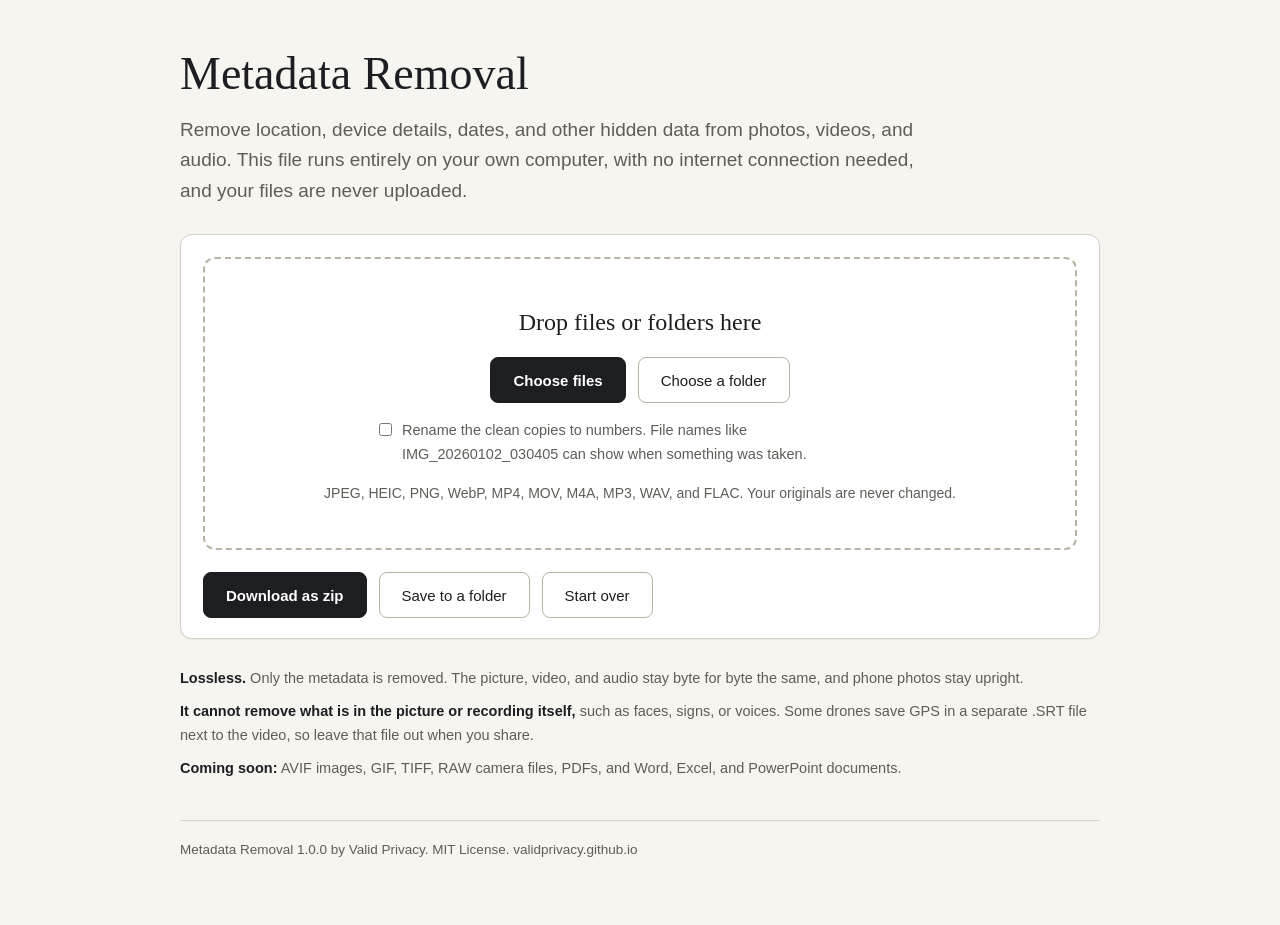
<file: metadata-removal-offline.html>
<!doctype html>
<html lang="en">
<head>
<meta charset="utf-8">
<meta name="viewport" content="width=device-width, initial-scale=1">
<meta http-equiv="Content-Security-Policy" content="default-src 'none'; script-src 'sha256-Fta3OPi7SxhqN2GXM4a5AtkzHYK5rXPOfvPRsZhAXv0=' 'sha256-QG0W03nkGeeCY816I1m34NqGFY/lEt37BpmdHYsv1dE='; style-src 'unsafe-inline'; img-src data: blob:; connect-src 'none'; form-action 'none'; base-uri 'none'">
<title>Metadata Removal | Valid Privacy</title>
<style>
:root { --bg: #f7f5f0; --bg-raise: #ffffff; --bg-alt: #f0ede6; --text: #1d1e21; --text-dim: #5f5d58; --faint: #e2ddd3; --border: #d6d0c4; --border-strong: #b9b2a5; --focus: rgba(29,30,33,0.22); --shadow: rgba(29,30,33,0.06); --primary: #1d1e21; --on-primary: #ffffff; --primary-hover: #3b3d42; --font-ui: "Segoe UI", Roboto, "Helvetica Neue", Arial, sans-serif; --font-brand: Georgia, "Noto Serif", "Times New Roman", serif; color-scheme: light; }
@media (prefers-color-scheme: dark) { :root { --bg: #16181b; --bg-raise: #1d2024; --bg-alt: #1a1c20; --text: #e9ebee; --text-dim: #a1a7ae; --faint: #2a2e33; --border: #33383e; --border-strong: #4b5158; --focus: rgba(230,233,237,0.25); --shadow: rgba(0,0,0,0.3); --primary: #e9ebee; --on-primary: #16181b; --primary-hover: #ffffff; color-scheme: dark; } }
* { box-sizing: border-box; margin: 0; padding: 0; }
html, body { background: var(--bg); }
body { font-family: var(--font-ui); color: var(--text); line-height: 1.6; font-size: 16px; }
main { max-width: 960px; margin: 0 auto; padding: 48px 20px 64px; }
h1 { font-family: var(--font-brand); font-weight: 400; font-size: clamp(32px, 5vw, 46px); line-height: 1.15; }
.lead { font-size: 19px; margin: 14px 0 28px; max-width: 40em; color: var(--text-dim); }
.btn { display: inline-flex; align-items: center; justify-content: center; font-family: inherit; font-size: 15px; font-weight: 600; padding: 11px 22px; min-height: 46px; border-radius: 8px; border: 1px solid var(--primary); background: var(--primary); color: var(--on-primary); cursor: pointer; }
.btn:hover { background: var(--primary-hover); border-color: var(--primary-hover); }
.btn.quiet { background: transparent; color: var(--text); border-color: var(--border-strong); font-weight: 500; }
.btn.quiet:hover { border-color: var(--text); }
.btn:focus-visible { outline: 2px solid var(--focus); outline-offset: 2px; }
.btn-row { display: flex; flex-wrap: wrap; gap: 12px; }
.mr-tool { background: var(--bg-raise); border: 1px solid var(--border); border-radius: 12px; box-shadow: 0 1px 2px var(--shadow); overflow: hidden; }
.mr-drop { display: grid; justify-items: center; gap: 16px; text-align: center; margin: 22px; padding: 44px 24px; border: 2px dashed var(--border-strong); border-radius: 12px; }
.mr-drop.over { border-color: var(--text); background: var(--bg-alt); }
.mr-drop-title { font-family: var(--font-brand); font-size: 24px; }
.mr-check { display: flex; gap: 10px; align-items: flex-start; max-width: 36em; text-align: left; color: var(--text-dim); font-size: 14.5px; cursor: pointer; }
.mr-check input { margin-top: 4px; flex: none; }
.mr-fine { color: var(--text-dim); font-size: 14px; }
.mr-status { margin: 0 22px 18px; color: var(--text-dim); font-size: 15px; overflow-wrap: anywhere; }
.mr-summary { margin: 0 22px 16px; }
.mr-summary-head { font-weight: 600; font-size: 17px; margin-bottom: 10px; }
.mr-counts { list-style: none; display: flex; flex-wrap: wrap; gap: 8px; }
.mr-counts li { padding: 6px 12px; border: 1px solid var(--border); border-radius: 999px; font-size: 14px; color: var(--text-dim); background: var(--bg); }
.mr-counts strong { color: var(--text); font-weight: 600; }
.mr-save { margin: 0 22px 20px; }
.mr-results { border-top: 1px solid var(--border); max-height: 460px; overflow: auto; }
.mr-results table { width: 100%; border-collapse: collapse; font-size: 14px; }
.mr-results th, .mr-results td { text-align: left; vertical-align: top; padding: 10px 14px; border-bottom: 1px solid var(--faint); }
.mr-results th { position: sticky; top: 0; background: var(--bg-raise); font-size: 12px; letter-spacing: 0.1em; text-transform: uppercase; color: var(--text-dim); font-weight: 600; }
.mr-results td { color: var(--text-dim); }
.mr-results td.mr-name { color: var(--text); overflow-wrap: anywhere; min-width: 160px; }
.mr-results tr.mr-skipped td { opacity: 0.7; }
.notes { margin-top: 28px; color: var(--text-dim); font-size: 14.5px; display: grid; gap: 10px; }
.notes strong { color: var(--text); }
footer { margin-top: 40px; padding-top: 18px; border-top: 1px solid var(--border); color: var(--text-dim); font-size: 13.5px; }
@media (max-width: 560px) { .mr-drop { margin: 14px; padding: 30px 16px; } .mr-drop .btn-row { flex-direction: column; width: 100%; } }
</style>
</head>
<body>
<main>
  <h1>Metadata Removal</h1>
  <p class="lead">Remove location, device details, dates, and other hidden data from photos, videos, and audio. This file runs entirely on your own computer, with no internet connection needed, and your files are never uploaded.</p>
  <div class="mr-tool">
    <div class="mr-drop" id="mr-drop">
      <p class="mr-drop-title">Drop files or folders here</p>
      <div class="btn-row">
        <button class="btn" type="button" id="mr-pick-files">Choose files</button>
        <button class="btn quiet" type="button" id="mr-pick-folder">Choose a folder</button>
      </div>
      <input type="file" id="mr-files" multiple hidden accept=".jpg,.jpeg,.heic,.heif,.png,.webp,.mp4,.mov,.m4v,.m4a,.mp3,.wav,.flac,image/jpeg,image/heic,image/heif,image/png,image/webp,video/mp4,video/quicktime,audio/*">
      <input type="file" id="mr-folder" webkitdirectory multiple hidden>
      <label class="mr-check"><input type="checkbox" id="mr-rename"> Rename the clean copies to numbers. File names like IMG_20260102_030405 can show when something was taken.</label>
      <p class="mr-fine">JPEG, HEIC, PNG, WebP, MP4, MOV, M4A, MP3, WAV, and FLAC. Your originals are never changed.</p>
    </div>
    <p class="mr-status" id="mr-status" aria-live="polite" hidden></p>
    <div class="mr-summary" id="mr-summary" hidden></div>
    <div class="btn-row mr-save" id="mr-save-row" hidden>
      <button class="btn" type="button" id="mr-save-download">Download as zip</button>
      <button class="btn quiet" type="button" id="mr-save-folder">Save to a folder</button>
      <button class="btn quiet" type="button" id="mr-reset">Start over</button>
    </div>
    <div class="mr-results" id="mr-results" hidden></div>
  </div>
  <div class="notes">
    <p><strong>Lossless.</strong> Only the metadata is removed. The picture, video, and audio stay byte for byte the same, and phone photos stay upright.</p>
    <p><strong>It cannot remove what is in the picture or recording itself,</strong> such as faces, signs, or voices. Some drones save GPS in a separate .SRT file next to the video, so leave that file out when you share.</p>
    <p><strong>Coming soon:</strong> AVIF images, GIF, TIFF, RAW camera files, PDFs, and Word, Excel, and PowerPoint documents.</p>
  </div>
  <footer>Metadata Removal 1.0.0 by Valid Privacy. MIT License. validprivacy.github.io</footer>
</main>
<script>
(() => {
  const MAX_IN_MEMORY_BYTES = 300 * 1024 * 1024
  const MAX_MOOV_BYTES = 512 * 1024 * 1024
  const ZIP_MAX_BYTES = 0xFFFFFFFF - 1024 * 1024
  const ZIP_MAX_ENTRIES = 65000
  const CRC_CHUNK = 8 * 1024 * 1024

  const LABEL_LOCATION = 'Location (GPS)'
  const LABEL_DEVICE = 'Camera or device details'
  const LABEL_DATE = 'Date and time'
  const LABEL_SOFTWARE = 'Software used'
  const LABEL_AUTHOR = 'Author, owner, or copyright'
  const LABEL_COMMENTS = 'Comments, titles, or captions'
  const LABEL_XMP = 'Editing history (XMP)'
  const LABEL_IPTC = 'Captions, keywords, and creator (IPTC)'
  const LABEL_PREVIEW = 'Hidden preview images'
  const LABEL_UNIQUE_ID = 'Unique ID'
  const LABEL_MAKER = 'Manufacturer data'
  const LABEL_TRAILING = 'Hidden data after the image'
  const LABEL_OTHER = 'Other embedded data'
  const LABEL_TAGS = 'Title, artist, and album tags'
  const LABEL_COVER = 'Embedded cover art'
  const LABEL_RECORDED = 'Recording date'
  const LABEL_TRACK = 'GPS and sensor data track'

  const KIND_JPEG = 'JPEG image'
  const KIND_PNG = 'PNG image'
  const KIND_WEBP = 'WebP image'
  const KIND_MP4 = 'MP4, MOV, or M4A'
  const KIND_MP3 = 'MP3 audio'
  const KIND_WAV = 'WAV audio'
  const KIND_FLAC = 'FLAC audio'
  const KIND_HEIC = 'HEIC photo'

  const HEIF_BRANDS = new Set(['heic', 'heix', 'hevc', 'hevx', 'heim', 'heis', 'hevm', 'hevs', 'mif1', 'msf1', 'avif', 'avis', 'mif2'])
  const HEIC_BRANDS = new Set(['heic', 'heix', 'hevc', 'hevx', 'heim', 'heis', 'hevm', 'hevs'])
  const XMP_PLACEHOLDER = '<x:xmpmeta xmlns:x="adobe:ns:meta/"/>'
  const MP4_TOP_KEEP = new Set(['ftyp', 'moov', 'mdat', 'free', 'skip', 'wide', 'pdin', 'moof', 'mfra', 'sidx', 'ssix', 'styp', 'emsg', 'prft'])
  const PNG_KEEP = new Set(['IHDR', 'PLTE', 'IDAT', 'IEND', 'tRNS', 'gAMA', 'cHRM', 'sRGB', 'iCCP', 'sBIT', 'bKGD', 'pHYs', 'acTL', 'fcTL', 'fdAT', 'cICP', 'mDCv', 'cLLi'])
  const MP4_VISUAL = new Set(['avc1', 'avc3', 'hvc1', 'hev1', 'mp4v', 'vp08', 'vp09', 'av01', 'apch', 'apcn', 'apcs', 'apco', 'ap4h', 'ap4x', 'jpeg', 'mjpa', 'mjpb', 's263', 'h263', 'dvh1', 'dvhe'])
  const MP4_CONTAINERS = new Set(['trak', 'mdia', 'minf', 'stbl'])
  const DATA_TRACK_ENTRIES = new Set(['gpmd', 'camm', 'rtmd', 'mebx', 'mett', 'metx', 'djmd', 'dbgi'])
  const WAV_KEEP = new Set(['fmt ', 'data', 'fact', 'cue ', 'smpl', 'inst', 'plst'])

  class UnsupportedError extends Error {}

  function ascii(bytes, start, length) {
    let s = ''
    for (let i = 0; i < length && start + i < bytes.length; i++) s += String.fromCharCode(bytes[start + i])
    return s
  }

  function asciiBytes(text) {
    const out = new Uint8Array(text.length)
    for (let i = 0; i < text.length; i++) out[i] = text.charCodeAt(i)
    return out
  }

  function includesAscii(bytes, text) {
    const needle = asciiBytes(text)
    const first = needle[0]
    const last = bytes.length - needle.length
    outer: for (let i = 0; i <= last; i++) {
      if (bytes[i] !== first) continue
      for (let j = 1; j < needle.length; j++) if (bytes[i + j] !== needle[j]) continue outer
      return true
    }
    return false
  }

  function u32be(b, p) { return ((b[p] << 24) >>> 0) + (b[p + 1] << 16) + (b[p + 2] << 8) + b[p + 3] }
  function u32le(b, p) { return ((b[p + 3] << 24) >>> 0) + (b[p + 2] << 16) + (b[p + 1] << 8) + b[p] }
  function u24be(b, p) { return (b[p] << 16) + (b[p + 1] << 8) + b[p + 2] }
  function syncsafe(b, p) { return ((b[p] & 0x7f) << 21) | ((b[p + 1] & 0x7f) << 14) | ((b[p + 2] & 0x7f) << 7) | (b[p + 3] & 0x7f) }

  function putU32le(b, p, v) { b[p] = v & 0xff; b[p + 1] = (v >>> 8) & 0xff; b[p + 2] = (v >>> 16) & 0xff; b[p + 3] = (v >>> 24) & 0xff }
  function putU16le(b, p, v) { b[p] = v & 0xff; b[p + 1] = (v >>> 8) & 0xff }

  async function readRange(file, start, end) {
    return new Uint8Array(await file.slice(start, end).arrayBuffer())
  }

  function readTiff(t, found, state) {
    if (t.length < 8) return
    const little = t[0] === 0x49 && t[1] === 0x49
    if (!little && !(t[0] === 0x4d && t[1] === 0x4d)) return
    const u16 = (p) => little ? (t[p] | (t[p + 1] << 8)) : ((t[p] << 8) | t[p + 1])
    const u32 = (p) => little ? u32le(t, p) : u32be(t, p)
    const seen = new Set()
    const ifd = (offset) => {
      const entries = new Map()
      if (offset < 8 || offset + 2 > t.length || seen.has(offset)) return { entries, next: 0 }
      seen.add(offset)
      const count = u16(offset)
      for (let i = 0; i < count; i++) {
        const e = offset + 2 + i * 12
        if (e + 12 > t.length) break
        entries.set(u16(e), { type: u16(e + 2), count: u32(e + 4), at: e + 8 })
      }
      const nextAt = offset + 2 + count * 12
      return { entries, next: nextAt + 4 <= t.length ? u32(nextAt) : 0 }
    }
    const rationals = (entry) => {
      if (!entry || entry.type !== 5 || entry.count < 3) return null
      const base = u32(entry.at)
      if (base + 24 > t.length) return null
      const values = []
      for (let i = 0; i < 3; i++) {
        const num = u32(base + i * 8)
        const den = u32(base + i * 8 + 4)
        values.push(den ? num / den : 0)
      }
      return values[0] + values[1] / 60 + values[2] / 3600
    }
    const refChar = (entry) => entry ? String.fromCharCode(t[entry.at]) : ''
    const ifd0 = ifd(u32(4))
    const has = (map, tags, label) => { for (const tag of tags) if (map.has(tag)) { found.add(label); return } }
    has(ifd0.entries, [0x010f, 0x0110], LABEL_DEVICE)
    has(ifd0.entries, [0x0131], LABEL_SOFTWARE)
    has(ifd0.entries, [0x0132], LABEL_DATE)
    has(ifd0.entries, [0x013b, 0x8298], LABEL_AUTHOR)
    has(ifd0.entries, [0x010e, 0x9c9b, 0x9c9c, 0x9c9d, 0x9c9e, 0x9c9f], LABEL_COMMENTS)
    has(ifd0.entries, [0x02bc], LABEL_XMP)
    has(ifd0.entries, [0x83bb], LABEL_IPTC)
    const orientation = ifd0.entries.get(0x0112)
    if (orientation && orientation.type === 3) {
      const value = u16(orientation.at)
      if (value >= 1 && value <= 8) state.orientation = value
    }
    const exifPointer = ifd0.entries.get(0x8769)
    if (exifPointer) {
      const exif = ifd(u32(exifPointer.at))
      has(exif.entries, [0x9003, 0x9004, 0x9010, 0x9011, 0x9290, 0x9291, 0x9292], LABEL_DATE)
      has(exif.entries, [0xa430, 0xa431, 0xa432, 0xa433, 0xa434, 0xa435], LABEL_DEVICE)
      has(exif.entries, [0x927c], LABEL_MAKER)
      has(exif.entries, [0x9286], LABEL_COMMENTS)
      has(exif.entries, [0xa420], LABEL_UNIQUE_ID)
    }
    const gpsPointer = ifd0.entries.get(0x8825)
    if (gpsPointer) {
      const gps = ifd(u32(gpsPointer.at))
      if (gps.entries.size) found.add(LABEL_LOCATION)
      const lat = rationals(gps.entries.get(0x0002))
      const lon = rationals(gps.entries.get(0x0004))
      if (lat !== null && lon !== null && (lat || lon) && lat <= 90 && lon <= 180) {
        const latSign = refChar(gps.entries.get(0x0001)) === 'S' ? -1 : 1
        const lonSign = refChar(gps.entries.get(0x0003)) === 'W' ? -1 : 1
        state.location = { lat: latSign * lat, lon: lonSign * lon }
      }
    }
    if (ifd0.next) {
      const ifd1 = ifd(ifd0.next)
      if (ifd1.entries.has(0x0201) || ifd1.entries.has(0x0111)) found.add(LABEL_PREVIEW)
    }
  }

  function orientationTiff(value) {
    return new Uint8Array([0x49, 0x49, 0x2a, 0x00, 0x08, 0x00, 0x00, 0x00, 0x01, 0x00, 0x12, 0x01, 0x03, 0x00, 0x01, 0x00, 0x00, 0x00, value, 0x00, 0x00, 0x00, 0x00, 0x00, 0x00, 0x00])
  }

  function orientationSegment(value) {
    const seg = new Uint8Array(36)
    seg[0] = 0xff; seg[1] = 0xe1; seg[2] = 0x00; seg[3] = 34
    seg.set(asciiBytes('Exif\0\0'), 4)
    seg.set(orientationTiff(value), 10)
    return seg
  }

  function noteXmp(bytes, found) {
    found.add(LABEL_XMP)
    if (includesAscii(bytes, 'GPSLatitude') || includesAscii(bytes, 'GPSLongitude')) found.add(LABEL_LOCATION)
    if (includesAscii(bytes, 'CreateDate') || includesAscii(bytes, 'DateTimeOriginal')) found.add(LABEL_DATE)
    if (includesAscii(bytes, 'tiff:Model') || includesAscii(bytes, 'tiff:Make')) found.add(LABEL_DEVICE)
  }

  async function cleanJpeg(file) {
    if (file.size > MAX_IN_MEMORY_BYTES) throw new UnsupportedError('Larger than 300 MB')
    const b = new Uint8Array(await file.arrayBuffer())
    const found = new Set()
    const state = { orientation: 1, location: null }
    const parts = [b.subarray(0, 2)]
    let insertAt = 1
    let p = 2
    let ended = false
    while (p < b.length) {
      if (b[p] !== 0xff) throw new Error('Damaged JPEG')
      const m = b[p + 1]
      if (m === 0xff) { p++; continue }
      if (m === 0xd9) { parts.push(b.subarray(p, p + 2)); p += 2; ended = true; break }
      if ((m >= 0xd0 && m <= 0xd7) || m === 0x01 || m === 0xd8) { parts.push(b.subarray(p, p + 2)); p += 2; continue }
      if (p + 4 > b.length) throw new Error('Damaged JPEG')
      const len = (b[p + 2] << 8) | b[p + 3]
      const end = p + 2 + len
      if (len < 2 || end > b.length) throw new Error('Damaged JPEG')
      const data = b.subarray(p + 4, end)
      if (m === 0xda) {
        let q = end
        while (q < b.length) {
          if (b[q] === 0xff) {
            const n = b[q + 1]
            if (n === 0x00 || (n >= 0xd0 && n <= 0xd7)) { q += 2; continue }
            if (n === 0xff) { q++; continue }
            break
          }
          q++
        }
        parts.push(b.subarray(p, q))
        p = q
        continue
      }
      let keep = true
      if (m === 0xe0) {
        keep = ascii(data, 0, 5) === 'JFIF\0'
        if (keep) insertAt = parts.length + 1
        else found.add(LABEL_PREVIEW)
      } else if (m === 0xe1) {
        keep = false
        if (ascii(data, 0, 6) === 'Exif\0\0') readTiff(data.subarray(6), found, state)
        else if (ascii(data, 0, 4) === 'http') noteXmp(data, found)
        else found.add(LABEL_OTHER)
      } else if (m === 0xe2) {
        keep = ascii(data, 0, 12) === 'ICC_PROFILE\0'
        if (!keep) found.add(ascii(data, 0, 4) === 'MPF\0' ? LABEL_PREVIEW : LABEL_OTHER)
      } else if (m === 0xed) {
        keep = false
        found.add(LABEL_IPTC)
      } else if (m === 0xee) {
        keep = ascii(data, 0, 5) === 'Adobe'
        if (!keep) found.add(LABEL_OTHER)
      } else if (m >= 0xe3 && m <= 0xef) {
        keep = false
        found.add(LABEL_MAKER)
      } else if (m === 0xfe) {
        keep = false
        found.add(LABEL_COMMENTS)
      }
      if (keep) parts.push(b.subarray(p, end))
      p = end
    }
    if (!ended) throw new Error('Damaged JPEG')
    for (let i = p; i < b.length; i++) if (b[i] !== 0) { found.add(LABEL_TRAILING); break }
    if (state.orientation > 1) parts.splice(insertAt, 0, orientationSegment(state.orientation))
    return { found, location: state.location, output: new Blob(parts, { type: 'image/jpeg' }) }
  }

  async function cleanPng(file) {
    if (file.size > MAX_IN_MEMORY_BYTES) throw new UnsupportedError('Larger than 300 MB')
    const b = new Uint8Array(await file.arrayBuffer())
    const found = new Set()
    const state = { orientation: 1, location: null }
    const parts = [b.subarray(0, 8)]
    let p = 8
    let ended = false
    while (p + 12 <= b.length) {
      const len = u32be(b, p)
      const type = ascii(b, p + 4, 4)
      const end = p + 12 + len
      if (end > b.length) throw new Error('Damaged PNG')
      const data = b.subarray(p + 8, p + 8 + len)
      if (PNG_KEEP.has(type)) parts.push(b.subarray(p, end))
      else if (type === 'tEXt' || type === 'zTXt' || type === 'iTXt') {
        let k = 0
        while (k < data.length && data[k] !== 0) k++
        const key = ascii(data, 0, k)
        if (key === 'XML:com.adobe.xmp') noteXmp(data, found)
        else if (/^(Author|Copyright|Artist)$/i.test(key)) found.add(LABEL_AUTHOR)
        else if (/time|date/i.test(key)) found.add(LABEL_DATE)
        else if (/software|source/i.test(key)) found.add(LABEL_SOFTWARE)
        else if (/^Raw profile type (exif|APP1)$/i.test(key)) found.add(LABEL_DEVICE)
        else found.add(LABEL_COMMENTS)
      } else if (type === 'eXIf') readTiff(data, found, state)
      else if (type === 'tIME') found.add(LABEL_DATE)
      else found.add(LABEL_OTHER)
      p = end
      if (type === 'IEND') { ended = true; break }
    }
    if (!ended) throw new Error('Damaged PNG')
    if (p < b.length) found.add(LABEL_TRAILING)
    return { found, location: state.location, output: new Blob(parts, { type: 'image/png' }) }
  }

  async function cleanWebp(file) {
    if (file.size > MAX_IN_MEMORY_BYTES) throw new UnsupportedError('Larger than 300 MB')
    const b = new Uint8Array(await file.arrayBuffer())
    const found = new Set()
    const state = { orientation: 1, location: null }
    const kept = []
    let extended = null
    let total = 4
    let p = 12
    const riffEnd = Math.min(b.length, 8 + u32le(b, 4))
    while (p + 8 <= riffEnd) {
      const type = ascii(b, p, 4)
      const len = u32le(b, p + 4)
      const end = p + 8 + len + (len & 1)
      if (p + 8 + len > b.length) throw new Error('Damaged WebP')
      const data = b.subarray(p + 8, p + 8 + len)
      if (type === 'EXIF') {
        readTiff(ascii(data, 0, 6) === 'Exif\0\0' ? data.subarray(6) : data, found, state)
      } else if (type === 'XMP ') {
        noteXmp(data, found)
      } else {
        const chunk = b.slice(p, Math.min(end, b.length))
        if (type === 'VP8X' && chunk.length > 8) { chunk[8] &= ~0x0c; extended = chunk }
        kept.push(chunk)
        total += chunk.length
      }
      p = end
    }
    if (p < b.length) found.add(LABEL_TRAILING)
    if (state.orientation > 1 && extended) {
      extended[8] |= 0x08
      const chunk = new Uint8Array(34)
      chunk.set(asciiBytes('EXIF'), 0)
      putU32le(chunk, 4, 26)
      chunk.set(orientationTiff(state.orientation), 8)
      kept.push(chunk)
      total += chunk.length
    }
    const header = new Uint8Array(12)
    header.set(asciiBytes('RIFF'), 0)
    putU32le(header, 4, total)
    header.set(asciiBytes('WEBP'), 8)
    return { found, location: state.location, output: new Blob([header, ...kept], { type: 'image/webp' }) }
  }

  function boxHeader(b, p, limit) {
    if (p + 8 > limit) return null
    let size = u32be(b, p)
    const type = ascii(b, p + 4, 4)
    let header = 8
    if (size === 1) {
      if (p + 16 > limit) return null
      size = u32be(b, p + 8) * 4294967296 + u32be(b, p + 12)
      header = 16
    } else if (size === 0) size = limit - p
    if (size < header) return null
    return { size, type, header }
  }

  function noteMp4Text(bytes, found) {
    if (includesAscii(bytes, '©xyz') || includesAscii(bytes, 'ISO6709') || includesAscii(bytes, 'loci')) found.add(LABEL_LOCATION)
    if (includesAscii(bytes, '©mak') || includesAscii(bytes, '©mod') || includesAscii(bytes, 'quicktime.make') || includesAscii(bytes, 'quicktime.model')) found.add(LABEL_DEVICE)
    if (includesAscii(bytes, '©swr') || includesAscii(bytes, '©too') || includesAscii(bytes, 'quicktime.software')) found.add(LABEL_SOFTWARE)
    if (includesAscii(bytes, '©day') || includesAscii(bytes, 'creationdate')) found.add(LABEL_DATE)
    if (includesAscii(bytes, '©nam') || includesAscii(bytes, '©ART') || includesAscii(bytes, '©alb')) found.add(LABEL_TAGS)
    if (includesAscii(bytes, 'covr')) found.add(LABEL_COVER)
    if (includesAscii(bytes, '©cmt') || includesAscii(bytes, '©des')) found.add(LABEL_COMMENTS)
    if (includesAscii(bytes, 'XMP_') || includesAscii(bytes, 'xmpmeta')) found.add(LABEL_XMP)
    if (includesAscii(bytes, 'mdta')) {
      if (includesAscii(bytes, 'make') || includesAscii(bytes, 'model')) found.add(LABEL_DEVICE)
      if (includesAscii(bytes, 'title') || includesAscii(bytes, 'artist') || includesAscii(bytes, 'album')) found.add(LABEL_TAGS)
      if (includesAscii(bytes, 'comment') || includesAscii(bytes, 'description')) found.add(LABEL_COMMENTS)
      if (includesAscii(bytes, 'encoder') || includesAscii(bytes, 'software')) found.add(LABEL_SOFTWARE)
      if (includesAscii(bytes, 'creation') || includesAscii(bytes, 'date')) found.add(LABEL_DATE)
    }
    if (bytes.length > 16 && !found.size) found.add(LABEL_OTHER)
  }

  function freeBox(patches, base, b, p, box) {
    const out = new Uint8Array(box.size)
    out.set(b.subarray(p, p + box.header))
    out.set(asciiBytes('free'), 4)
    if (box.header === 16) out.set(b.subarray(p + 8, p + 16), 8)
    patches.push({ at: base + p, bytes: out })
  }

  function zeroTimes(patches, base, b, p, box, found) {
    const s = p + box.header
    const version = b[s]
    const width = version === 1 ? 16 : 8
    if (s + 4 + width > p + box.size) return
    let nonzero = false
    for (let i = 0; i < width; i++) if (b[s + 4 + i]) nonzero = true
    if (!nonzero) return
    found.add(LABEL_RECORDED)
    patches.push({ at: base + s + 4, bytes: new Uint8Array(width) })
  }

  function blankCompressorNames(b, base, start, limit, patches, found) {
    let q = start
    while (q + 8 <= limit) {
      const entry = boxHeader(b, q, limit)
      if (!entry || q + entry.size > limit) return
      const nameAt = q + 50
      if (MP4_VISUAL.has(entry.type) && entry.header === 8 && nameAt + 32 <= q + entry.size) {
        let used = false
        for (let i = 0; i < 32; i++) if (b[nameAt + i]) used = true
        if (used) {
          found.add(LABEL_SOFTWARE)
          patches.push({ at: base + nameAt, bytes: new Uint8Array(32) })
        }
      }
      q += entry.size
    }
  }

  function inspectTrak(b, start, end, info) {
    let p = start
    while (p < end) {
      const box = boxHeader(b, p, end)
      if (!box || p + box.size > end) return
      const body = p + box.header
      if (box.type === 'mdia' || box.type === 'minf' || box.type === 'stbl') inspectTrak(b, body, p + box.size, info)
      else if (box.type === 'hdlr') info.handler = ascii(b, body + 8, 4)
      else if (box.type === 'stsd') { const entry = boxHeader(b, body + 8, p + box.size); if (entry) info.entry = entry.type }
      else if (box.type === 'stco' || box.type === 'co64') {
        const count = u32be(b, body + 4)
        const wide = box.type === 'co64'
        info.chunks = []
        for (let i = 0; i < count; i++) {
          const at = body + 8 + i * (wide ? 8 : 4)
          info.chunks.push(wide ? u32be(b, at) * 4294967296 + u32be(b, at + 4) : u32be(b, at))
        }
      } else if (box.type === 'stsz') {
        const size = u32be(b, body + 4)
        const count = u32be(b, body + 8)
        info.sizes = []
        for (let i = 0; i < count; i++) info.sizes.push(size || u32be(b, body + 12 + i * 4))
      } else if (box.type === 'stsc') {
        const count = u32be(b, body + 4)
        info.stsc = []
        for (let i = 0; i < count; i++) info.stsc.push({ first: u32be(b, body + 8 + i * 12), perChunk: u32be(b, body + 12 + i * 12) })
      }
      p += box.size
    }
  }

  function dataTrackSpans(info) {
    if (!info.chunks || !info.sizes || !info.stsc || !info.stsc.length) return null
    const spans = []
    let sample = 0
    for (let c = 0; c < info.chunks.length; c++) {
      let perChunk = 0
      for (const entry of info.stsc) if (entry.first <= c + 1) perChunk = entry.perChunk
      let length = 0
      for (let k = 0; k < perChunk && sample < info.sizes.length; k++) length += info.sizes[sample++]
      if (length) spans.push({ at: info.chunks[c], length })
    }
    return spans
  }

  function walkMp4(b, base, start, limit, depth, patches, found) {
    let p = start
    while (p < limit) {
      const box = boxHeader(b, p, limit)
      if (!box || p + box.size > limit) throw new Error('Damaged MP4')
      if (box.type === 'udta' || box.type === 'meta' || box.type === 'uuid') {
        noteMp4Text(b.subarray(p, p + box.size), found)
        if (box.type === 'uuid') found.add(LABEL_OTHER)
        freeBox(patches, base, b, p, box)
      } else if (box.type === 'mvhd' || box.type === 'tkhd' || box.type === 'mdhd') {
        zeroTimes(patches, base, b, p, box, found)
      } else if (box.type === 'trak' && depth === 0) {
        const info = {}
        inspectTrak(b, p + box.header, p + box.size, info)
        if (info.handler === 'meta' || DATA_TRACK_ENTRIES.has(info.entry)) {
          if (b.hasFragments) throw new UnsupportedError('Streaming-style video with a data track is not supported yet')
          const spans = dataTrackSpans(info)
          if (!spans) throw new Error('Damaged MP4')
          found.add(LABEL_TRACK)
          freeBox(patches, base, b, p, box)
          for (const span of spans) patches.push({ at: span.at, zeros: span.length })
        } else walkMp4(b, base, p + box.header, p + box.size, depth + 1, patches, found)
      } else if (MP4_CONTAINERS.has(box.type) && depth < 6) {
        walkMp4(b, base, p + box.header, p + box.size, depth + 1, patches, found)
      } else if (box.type === 'stsd') {
        blankCompressorNames(b, base, p + box.header + 8, p + box.size, patches, found)
      }
      p += box.size
    }
  }

  async function cleanMp4(file) {
    const found = new Set()
    const patches = []
    let p = 0
    const size = file.size
    let sawMoov = false
    while (p < size) {
      const head = await readRange(file, p, Math.min(size, p + 32))
      if (head.length < 8) throw new Error('Damaged MP4')
      const size32 = u32be(head, 0)
      const realBox = { type: ascii(head, 4, 4), header: 8, size: size32 }
      if (size32 === 1) {
        if (head.length < 16) throw new Error('Damaged MP4')
        realBox.size = u32be(head, 8) * 4294967296 + u32be(head, 12)
        realBox.header = 16
      } else if (size32 === 0) realBox.size = size - p
      if (realBox.size < realBox.header || p + realBox.size > size) throw new Error('Damaged MP4')
      if (realBox.type === 'ftyp') {
        const brand = ascii(head, realBox.header, 4)
        if (HEIF_BRANDS.has(brand)) throw new UnsupportedError('HEIC and AVIF photos are not supported yet')
      }
      if (realBox.type === 'moov') {
        if (realBox.size > MAX_MOOV_BYTES) throw new UnsupportedError('Video index is too large')
        const moov = await readRange(file, p, p + realBox.size)
        moov.hasFragments = includesAscii(moov, 'mvex')
        walkMp4(moov, p, realBox.header, realBox.size, 0, patches, found)
        sawMoov = true
      } else if (!MP4_TOP_KEEP.has(realBox.type)) {
        const sample = await readRange(file, p, Math.min(p + realBox.size, p + 4 * 1024 * 1024))
        noteMp4Text(sample, found)
        if (realBox.type !== 'meta' && realBox.type !== 'udta') found.add(LABEL_OTHER)
        const out = new Uint8Array(realBox.header)
        out.set(head.subarray(0, realBox.header))
        out.set(asciiBytes('free'), 4)
        patches.push({ at: p, bytes: out })
        if (realBox.size > realBox.header) patches.push({ at: p + realBox.header, zeros: realBox.size - realBox.header })
      }
      p += realBox.size
    }
    if (!sawMoov) throw new Error('Damaged MP4')
    patches.sort((x, y) => x.at - y.at)
    const parts = []
    let cursor = 0
    for (const patch of patches) {
      if (patch.at < cursor) continue
      parts.push(file.slice(cursor, patch.at))
      const length = patch.bytes ? patch.bytes.length : patch.zeros
      if (patch.bytes) parts.push(patch.bytes)
      else {
        let left = patch.zeros
        while (left > 0) { const n = Math.min(left, CRC_CHUNK); parts.push(new Uint8Array(n)); left -= n }
      }
      cursor = patch.at + length
    }
    parts.push(file.slice(cursor))
    return { found, location: null, output: new Blob(parts, { type: file.type || 'video/mp4' }) }
  }

  function noteId3(tag, found) {
    if (includesAscii(tag, 'TIT2') || includesAscii(tag, 'TPE1') || includesAscii(tag, 'TALB') || includesAscii(tag, 'TT2') || includesAscii(tag, 'TP1')) found.add(LABEL_TAGS)
    if (includesAscii(tag, 'APIC') || includesAscii(tag, 'PIC')) found.add(LABEL_COVER)
    if (includesAscii(tag, 'COMM') || includesAscii(tag, 'USLT')) found.add(LABEL_COMMENTS)
    if (includesAscii(tag, 'TDRC') || includesAscii(tag, 'TYER') || includesAscii(tag, 'TDAT') || includesAscii(tag, 'TDEN')) found.add(LABEL_DATE)
    if (includesAscii(tag, 'TENC') || includesAscii(tag, 'TSSE')) found.add(LABEL_SOFTWARE)
    if (includesAscii(tag, 'PRIV') || includesAscii(tag, 'GEOB') || includesAscii(tag, 'TXXX') || includesAscii(tag, 'UFID') || includesAscii(tag, 'WXXX')) found.add(LABEL_OTHER)
    if (!found.size) found.add(LABEL_TAGS)
  }

  async function skipId3(file, start, found) {
    let p = start
    for (;;) {
      const head = await readRange(file, p, p + 10)
      if (head.length < 10 || ascii(head, 0, 3) !== 'ID3') return p
      const length = 10 + syncsafe(head, 6) + ((head[5] & 0x10) ? 10 : 0)
      noteId3(await readRange(file, p, Math.min(p + length, p + 1024 * 1024)), found)
      p += length
    }
  }

  async function trimEndTags(file, end, found) {
    let e = end
    for (let guard = 0; guard < 4; guard++) {
      if (e >= 128) {
        const tail = await readRange(file, e - 128, e)
        if (ascii(tail, 0, 3) === 'TAG') {
          found.add(LABEL_TAGS)
          e -= 128
          if (e >= 227) {
            const ext = await readRange(file, e - 227, e - 223)
            if (ascii(ext, 0, 4) === 'TAG+') e -= 227
          }
          continue
        }
      }
      if (e >= 32) {
        const foot = await readRange(file, e - 32, e)
        if (ascii(foot, 0, 8) === 'APETAGEX') {
          found.add(LABEL_TAGS)
          const tagSize = u32le(foot, 12)
          const hasHeader = (foot[23] & 0x80) !== 0
          e -= tagSize + (hasHeader ? 32 : 0)
          if (e < 0) throw new Error('Damaged tags')
          continue
        }
      }
      break
    }
    return e
  }

  async function cleanMp3(file) {
    const found = new Set()
    const start = await skipId3(file, 0, found)
    const end = await trimEndTags(file, file.size, found)
    if (end <= start) throw new Error('No audio found')
    return { found, location: null, output: new Blob([file.slice(start, end)], { type: 'audio/mpeg' }) }
  }

  async function cleanWav(file) {
    const found = new Set()
    const head = await readRange(file, 0, 12)
    if (u32le(head, 4) === 0xffffffff) throw new UnsupportedError('WAV files over 4 GB are not supported')
    const parts = []
    let total = 4
    let p = 12
    let sawData = false
    while (p + 8 <= file.size) {
      const h = await readRange(file, p, p + 8)
      const type = ascii(h, 0, 4)
      const declared = u32le(h, 4)
      const available = file.size - p - 8
      if (declared > available && type !== 'data') throw new Error('Damaged WAV')
      const len = Math.min(declared, available)
      const end = p + 8 + declared + (declared & 1)
      if (WAV_KEEP.has(type)) {
        const header = new Uint8Array(8)
        header.set(h)
        putU32le(header, 4, len)
        parts.push(header, file.slice(p + 8, p + 8 + len))
        total += 8 + len
        if (len & 1) { parts.push(new Uint8Array(1)); total += 1 }
        if (type === 'data') sawData = true
      } else {
        const sample = await readRange(file, p + 8, Math.min(p + 8 + len, p + 8 + 1024 * 1024))
        if (type === 'LIST') {
          if (includesAscii(sample, 'INAM') || includesAscii(sample, 'IART') || includesAscii(sample, 'IPRD')) found.add(LABEL_TAGS)
          if (includesAscii(sample, 'ICMT')) found.add(LABEL_COMMENTS)
          if (includesAscii(sample, 'ICRD')) found.add(LABEL_DATE)
          if (includesAscii(sample, 'ISFT')) found.add(LABEL_SOFTWARE)
          if (includesAscii(sample, 'IENG') || includesAscii(sample, 'ICOP')) found.add(LABEL_AUTHOR)
          if (!found.size) found.add(LABEL_OTHER)
        } else if (type === 'bext') {
          found.add(LABEL_DATE)
          found.add(LABEL_AUTHOR)
        } else if (type === 'id3 ' || type === 'ID3 ') noteId3(sample, found)
        else if (type === '_PMX') noteXmp(sample, found)
        else if (type !== 'JUNK' && type !== 'PAD ' && type !== 'pad ') found.add(LABEL_OTHER)
      }
      p = end
    }
    if (!sawData) throw new Error('No audio found')
    const header = new Uint8Array(12)
    header.set(asciiBytes('RIFF'), 0)
    putU32le(header, 4, total)
    header.set(asciiBytes('WAVE'), 8)
    return { found, location: null, output: new Blob([header, ...parts], { type: 'audio/wav' }) }
  }

  async function cleanFlac(file) {
    const found = new Set()
    const start = await skipId3(file, 0, found)
    const magic = await readRange(file, start, start + 4)
    if (ascii(magic, 0, 4) !== 'fLaC') throw new Error('Damaged FLAC')
    const patches = []
    let p = start + 4
    for (;;) {
      const h = await readRange(file, p, p + 4)
      if (h.length < 4) throw new Error('Damaged FLAC')
      const last = (h[0] & 0x80) !== 0
      const type = h[0] & 0x7f
      const len = u24be(h, 1)
      if (type === 4 || type === 6 || type === 2) {
        if (type === 4) {
          const comments = await readRange(file, p + 4, p + 4 + Math.min(len, 1024 * 1024))
          const text = new TextDecoder().decode(comments).toUpperCase()
          if (/TITLE=|ARTIST=|ALBUM=/.test(text)) found.add(LABEL_TAGS)
          if (/DATE=|YEAR=/.test(text)) found.add(LABEL_DATE)
          if (/COMMENT=|DESCRIPTION=/.test(text)) found.add(LABEL_COMMENTS)
          if (/ENCODED|ENCODER/.test(text)) found.add(LABEL_SOFTWARE)
          if (!found.size) found.add(LABEL_OTHER)
        } else found.add(type === 6 ? LABEL_COVER : LABEL_OTHER)
        const out = new Uint8Array(4 + len)
        out[0] = (last ? 0x80 : 0) | 1
        out[1] = h[1]; out[2] = h[2]; out[3] = h[3]
        patches.push({ at: p, bytes: out })
      }
      p += 4 + len
      if (last) break
      if (p > file.size) throw new Error('Damaged FLAC')
    }
    const end = await trimEndTags(file, file.size, found)
    const parts = []
    let cursor = start
    for (const patch of patches) {
      parts.push(file.slice(cursor, patch.at))
      parts.push(patch.bytes)
      cursor = patch.at + patch.bytes.length
    }
    parts.push(file.slice(cursor, end))
    return { found, location: null, output: new Blob(parts, { type: 'audio/flac' }) }
  }

  async function ftypBrands(file) {
    const h = await readRange(file, 0, 8)
    const size = Math.min(u32be(h, 0), 256)
    const box = await readRange(file, 0, size)
    const brands = new Set([ascii(box, 8, 4)])
    for (let p = 16; p + 4 <= box.length; p += 4) brands.add(ascii(box, p, 4))
    return brands
  }

  async function detect(file) {
    const h = await readRange(file, 0, 16)
    if (h[0] === 0xff && h[1] === 0xd8 && h[2] === 0xff) return KIND_JPEG
    if (h[0] === 0x89 && ascii(h, 1, 3) === 'PNG') return KIND_PNG
    if (ascii(h, 0, 4) === 'RIFF' && ascii(h, 8, 4) === 'WEBP') return KIND_WEBP
    if (ascii(h, 0, 4) === 'RIFF' && ascii(h, 8, 4) === 'WAVE') return KIND_WAV
    if (ascii(h, 4, 4) === 'ftyp') {
      const brands = await ftypBrands(file)
      const major = ascii(h, 8, 4)
      if (HEIF_BRANDS.has(major) || (!['isom', 'iso2', 'mp41', 'mp42', 'qt  ', 'M4A ', 'M4V ', 'M4B ', 'avc1', '3gp4', '3gp5', 'dash'].includes(major) && [...brands].some((b) => HEIF_BRANDS.has(b)))) {
        if ([...brands].some((b) => HEIC_BRANDS.has(b))) return KIND_HEIC
        throw new UnsupportedError('AVIF and other HEIF images are not supported yet')
      }
      return KIND_MP4
    }
    if (ascii(h, 0, 4) === 'fLaC') return KIND_FLAC
    if (ascii(h, 0, 3) === 'ID3') {
      const length = 10 + syncsafe(h, 6) + ((h[5] & 0x10) ? 10 : 0)
      const after = await readRange(file, length, length + 4)
      if (ascii(after, 0, 4) === 'fLaC') return KIND_FLAC
      return KIND_MP3
    }
    if (h[0] === 0xff && (h[1] & 0xe0) === 0xe0 && /\.mp3$/i.test(file.name || '')) return KIND_MP3
    return null
  }

  function parseIinf(b, start, end) {
    const items = new Map()
    const version = b[start]
    let p = start + 4
    const count = version === 0 ? (b[p] << 8) | b[p + 1] : u32be(b, p)
    p += version === 0 ? 2 : 4
    for (let i = 0; i < count && p + 8 <= end; i++) {
      const box = boxHeader(b, p, end)
      if (!box) break
      if (box.type === 'infe') {
        const q = p + box.header
        const v = b[q]
        if (v >= 2) {
          let r = q + 4
          const id = v === 2 ? (b[r] << 8) | b[r + 1] : u32be(b, r)
          r += v === 2 ? 2 : 4
          r += 2
          const type = ascii(b, r, 4)
          r += 4
          while (r < p + box.size && b[r] !== 0) r++
          r++
          let contentType = ''
          if (type === 'mime') {
            const s = r
            while (r < p + box.size && b[r] !== 0) r++
            contentType = ascii(b, s, r - s)
          }
          items.set(id, { type, contentType })
        }
      }
      p += box.size
    }
    return items
  }

  function readSized(b, p, size) {
    let v = 0
    for (let i = 0; i < size; i++) v = v * 256 + b[p + i]
    return v
  }

  function parseIloc(b, start) {
    const locations = new Map()
    const version = b[start]
    let p = start + 4
    const offsetSize = b[p] >> 4
    const lengthSize = b[p] & 15
    const baseSize = b[p + 1] >> 4
    const indexSize = version === 1 || version === 2 ? b[p + 1] & 15 : 0
    p += 2
    const count = version < 2 ? (b[p] << 8) | b[p + 1] : u32be(b, p)
    p += version < 2 ? 2 : 4
    for (let i = 0; i < count; i++) {
      const id = version < 2 ? (b[p] << 8) | b[p + 1] : u32be(b, p)
      p += version < 2 ? 2 : 4
      let method = 0
      if (version === 1 || version === 2) { method = b[p + 1] & 15; p += 2 }
      p += 2
      const base = readSized(b, p, baseSize)
      p += baseSize
      const extentCount = (b[p] << 8) | b[p + 1]
      p += 2
      const extents = []
      for (let e = 0; e < extentCount; e++) {
        p += indexSize
        const offset = readSized(b, p, offsetSize)
        p += offsetSize
        const length = readSized(b, p, lengthSize)
        p += lengthSize
        extents.push({ offset: base + offset, length })
      }
      locations.set(id, { method, extents })
    }
    return locations
  }

  async function cleanHeic(file) {
    const found = new Set()
    const state = { orientation: 1, location: null }
    let p = 0
    let meta = null
    while (p < file.size) {
      const head = await readRange(file, p, Math.min(file.size, p + 16))
      if (head.length < 8) throw new Error('Damaged HEIC')
      let size = u32be(head, 0)
      let header = 8
      if (size === 1) { size = u32be(head, 8) * 4294967296 + u32be(head, 12); header = 16 }
      else if (size === 0) size = file.size - p
      if (size < header || p + size > file.size) throw new Error('Damaged HEIC')
      if (ascii(head, 4, 4) === 'meta') {
        if (size > MAX_MOOV_BYTES) throw new UnsupportedError('Image index is too large')
        meta = { at: p, header, size, bytes: await readRange(file, p, p + size) }
      }
      p += size
    }
    if (!meta) throw new Error('Damaged HEIC')
    const b = meta.bytes
    let items = null
    let locations = null
    let idatStart = -1
    let q = meta.header + 4
    while (q < meta.size) {
      const box = boxHeader(b, q, meta.size)
      if (!box || q + box.size > meta.size) throw new Error('Damaged HEIC')
      if (box.type === 'iinf') items = parseIinf(b, q + box.header, q + box.size)
      else if (box.type === 'iloc') locations = parseIloc(b, q + box.header)
      else if (box.type === 'idat') idatStart = meta.at + q + box.header
      q += box.size
    }
    if (!items || !locations) throw new Error('Damaged HEIC')
    const patches = []
    for (const [id, item] of items) {
      const isExif = item.type === 'Exif'
      const isXmp = item.type === 'mime' && /rdf\+xml|xmp/i.test(item.contentType)
      if (!isExif && !isXmp) continue
      const location = locations.get(id)
      if (!location) continue
      const spans = []
      let total = 0
      for (const extent of location.extents) {
        let at = extent.offset
        if (location.method === 1) {
          if (idatStart < 0) throw new Error('Damaged HEIC')
          at += idatStart
        } else if (location.method !== 0) throw new UnsupportedError('This HEIC layout is not supported yet')
        const length = extent.length || file.size - at
        if (at + length > file.size) throw new Error('Damaged HEIC')
        spans.push({ at, length })
        total += length
      }
      const data = new Uint8Array(total)
      let w = 0
      for (const span of spans) { data.set(await readRange(file, span.at, span.at + span.length), w); w += span.length }
      const replacement = new Uint8Array(total)
      if (isExif) {
        const offset = total >= 4 ? u32be(data, 0) : 0
        if (4 + offset < total) readTiff(data.subarray(4 + offset), found, state)
        if (!found.size) found.add(LABEL_DEVICE)
        if (total >= 18) replacement.set([0, 0, 0, 0, 0x49, 0x49, 0x2a, 0x00, 0x08, 0x00, 0x00, 0x00, 0x00, 0x00, 0x00, 0x00, 0x00, 0x00])
      } else {
        noteXmp(data, found)
        replacement.fill(0x20)
        if (total >= XMP_PLACEHOLDER.length) replacement.set(asciiBytes(XMP_PLACEHOLDER))
      }
      let r = 0
      for (const span of spans) { patches.push({ at: span.at, bytes: replacement.subarray(r, r + span.length) }); r += span.length }
    }
    patches.sort((x, y) => x.at - y.at)
    const parts = []
    let cursor = 0
    for (const patch of patches) {
      if (patch.at < cursor) throw new Error('Damaged HEIC')
      parts.push(file.slice(cursor, patch.at), patch.bytes)
      cursor = patch.at + patch.bytes.length
    }
    parts.push(file.slice(cursor))
    return { found, location: state.location, output: new Blob(parts, { type: 'image/heic' }) }
  }

  const CLEANERS = new Map([[KIND_HEIC, cleanHeic], [KIND_JPEG, cleanJpeg], [KIND_PNG, cleanPng], [KIND_WEBP, cleanWebp], [KIND_MP4, cleanMp4], [KIND_MP3, cleanMp3], [KIND_WAV, cleanWav], [KIND_FLAC, cleanFlac]])

  async function clean(file) {
    let kind = null
    try {
      kind = await detect(file)
      if (!kind) return { kind: null, skipped: 'Not a supported file type' }
      const result = await CLEANERS.get(kind)(file)
      return { kind, found: [...result.found], location: result.location, output: result.output }
    } catch (e) {
      return { kind, skipped: e instanceof UnsupportedError ? e.message : 'Could not be read safely, so it was left out' }
    }
  }

  let crcTable = null
  function crcTableGet() {
    if (crcTable) return crcTable
    crcTable = new Uint32Array(256)
    for (let n = 0; n < 256; n++) {
      let c = n
      for (let k = 0; k < 8; k++) c = c & 1 ? 0xedb88320 ^ (c >>> 1) : c >>> 1
      crcTable[n] = c >>> 0
    }
    return crcTable
  }

  async function crc32(blob) {
    const table = crcTableGet()
    let crc = 0xffffffff
    for (let p = 0; p < blob.size; p += CRC_CHUNK) {
      const bytes = new Uint8Array(await blob.slice(p, p + CRC_CHUNK).arrayBuffer())
      for (let i = 0; i < bytes.length; i++) crc = table[(crc ^ bytes[i]) & 0xff] ^ (crc >>> 8)
    }
    return (crc ^ 0xffffffff) >>> 0
  }

  async function zip(entries, onProgress) {
    if (entries.length > ZIP_MAX_ENTRIES) throw new Error('Too many files for one zip. Save to a folder instead.')
    const total = entries.reduce((sum, e) => sum + e.blob.size, 0)
    if (total > ZIP_MAX_BYTES) throw new Error('More than 4 GB in total. Save to a folder instead, or choose fewer files.')
    const encoder = new TextEncoder()
    const parts = []
    const central = []
    let offset = 0
    for (let i = 0; i < entries.length; i++) {
      const name = encoder.encode(entries[i].name)
      const blob = entries[i].blob
      const crc = await crc32(blob)
      const local = new Uint8Array(30 + name.length)
      putU32le(local, 0, 0x04034b50)
      putU16le(local, 4, 20); putU16le(local, 6, 0x0800); putU16le(local, 8, 0)
      putU16le(local, 10, 0); putU16le(local, 12, 0x21)
      putU32le(local, 14, crc); putU32le(local, 18, blob.size); putU32le(local, 22, blob.size)
      putU16le(local, 26, name.length); putU16le(local, 28, 0)
      local.set(name, 30)
      const entry = new Uint8Array(46 + name.length)
      putU32le(entry, 0, 0x02014b50)
      putU16le(entry, 4, 20); putU16le(entry, 6, 20); putU16le(entry, 8, 0x0800); putU16le(entry, 10, 0)
      putU16le(entry, 12, 0); putU16le(entry, 14, 0x21)
      putU32le(entry, 16, crc); putU32le(entry, 20, blob.size); putU32le(entry, 24, blob.size)
      putU16le(entry, 28, name.length)
      putU32le(entry, 42, offset)
      entry.set(name, 46)
      parts.push(local, blob)
      central.push(entry)
      offset += local.length + blob.size
      if (onProgress) onProgress(i + 1, entries.length)
    }
    const centralSize = central.reduce((sum, e) => sum + e.length, 0)
    const end = new Uint8Array(22)
    putU32le(end, 0, 0x06054b50)
    putU16le(end, 8, entries.length); putU16le(end, 10, entries.length)
    putU32le(end, 12, centralSize); putU32le(end, 16, offset)
    return new Blob([...parts, ...central, end], { type: 'application/zip' })
  }

  globalThis.ValidMetadataRemoval = { clean, zip, detect }
})()
</script>
<script>
(() => {
  const api = globalThis.ValidMetadataRemoval
  const MAX_ROWS = 400
  const ZIP_NAME = 'metadata-removed.zip'
  const SYSTEM_FILES = new Set(['thumbs.db', 'desktop.ini', '.ds_store'])
  const LABEL_LOCATION = 'Location (GPS)'

  const el = (id) => document.getElementById(id)
  const drop = el('mr-drop')
  const filesInput = el('mr-files')
  const folderInput = el('mr-folder')
  const status = el('mr-status')
  const summary = el('mr-summary')
  const results = el('mr-results')
  const saveRow = el('mr-save-row')
  const saveFolder = el('mr-save-folder')
  const saveDownload = el('mr-save-download')
  const rename = el('mr-rename')

  let items = []
  let busy = false

  if (!('showDirectoryPicker' in window)) saveFolder.hidden = true

  function setStatus(text) {
    status.hidden = !text
    status.textContent = text || ''
  }

  function extensionOf(name) {
    const dot = name.lastIndexOf('.')
    return dot > 0 ? name.slice(dot).toLowerCase() : ''
  }

  function outputPaths() {
    const counters = new Map()
    return items.filter((item) => item.output).map((item) => {
      if (!rename.checked) return { path: item.path, blob: item.output }
      const slash = item.path.lastIndexOf('/')
      const folder = slash >= 0 ? item.path.slice(0, slash + 1) : ''
      const next = (counters.get(folder) || 0) + 1
      counters.set(folder, next)
      return { path: folder + 'file-' + String(next).padStart(3, '0') + extensionOf(item.path), blob: item.output }
    })
  }

  function cell(text, cls) {
    const td = document.createElement('td')
    if (cls) td.className = cls
    td.textContent = text
    return td
  }

  function describe(item) {
    if (item.skipped) return 'Left out: ' + item.skipped
    if (!item.found.length) return 'Nothing found. A clean copy is still included.'
    return item.found.map((label) => {
      if (label === LABEL_LOCATION && item.location) return label + ' ' + item.location.lat.toFixed(5) + ', ' + item.location.lon.toFixed(5)
      return label
    }).join(' · ')
  }

  function render() {
    const cleaned = items.filter((item) => item.output)
    const skipped = items.length - cleaned.length
    const counts = new Map()
    for (const item of cleaned) for (const label of item.found) counts.set(label, (counts.get(label) || 0) + 1)
    summary.replaceChildren()
    const head = document.createElement('p')
    head.className = 'mr-summary-head'
    head.textContent = cleaned.length + (cleaned.length === 1 ? ' file ready' : ' files ready') + (skipped ? ', ' + skipped + ' left out' : '') + '.'
    summary.append(head)
    if (counts.size) {
      const list = document.createElement('ul')
      list.className = 'mr-counts'
      for (const [label, count] of [...counts].sort((a, b) => b[1] - a[1])) {
        const li = document.createElement('li')
        const strong = document.createElement('strong')
        strong.textContent = label
        li.append(strong, document.createTextNode(' found in ' + count + (count === 1 ? ' file' : ' files')))
        list.append(li)
      }
      summary.append(list)
    } else if (cleaned.length) {
      const none = document.createElement('p')
      none.textContent = 'No hidden data was found in these files.'
      summary.append(none)
    }
    summary.hidden = false
    const table = document.createElement('table')
    const thead = document.createElement('thead')
    const hr = document.createElement('tr')
    hr.append(cell('File'), cell('Type'), cell('What was found'))
    thead.append(hr)
    const tbody = document.createElement('tbody')
    for (const item of items.slice(0, MAX_ROWS)) {
      const tr = document.createElement('tr')
      if (item.skipped) tr.className = 'mr-skipped'
      tr.append(cell(item.path, 'mr-name'), cell(item.kind || 'Unknown'), cell(describe(item)))
      tbody.append(tr)
    }
    table.append(thead, tbody)
    results.replaceChildren(table)
    if (items.length > MAX_ROWS) {
      const more = document.createElement('p')
      more.className = 'mr-fine'
      more.textContent = 'And ' + (items.length - MAX_ROWS) + ' more files.'
      results.append(more)
    }
    results.hidden = false
    saveRow.hidden = cleaned.length === 0
    saveDownload.textContent = cleaned.length === 1 ? 'Download clean file' : 'Download as zip'
  }

  async function process(list) {
    if (busy || !list.length) return
    list.sort((x, y) => x.path.localeCompare(y.path))
    busy = true
    items = []
    saveRow.hidden = true
    results.hidden = true
    summary.hidden = true
    for (let i = 0; i < list.length; i++) {
      const { file, path } = list[i]
      setStatus('Checking ' + (i + 1) + ' of ' + list.length + ': ' + path)
      if (SYSTEM_FILES.has(file.name.toLowerCase()) || file.name.startsWith('.')) {
        items.push({ path, kind: null, skipped: 'System file' })
        continue
      }
      const result = await api.clean(file)
      items.push({ path, ...result })
    }
    setStatus('')
    render()
    busy = false
  }

  function fromInput(input) {
    return [...input.files].map((file) => ({ file, path: file.webkitRelativePath || file.name }))
  }

  function readAll(reader) {
    return new Promise((resolve, reject) => {
      const all = []
      const next = () => reader.readEntries((batch) => {
        if (!batch.length) resolve(all)
        else { all.push(...batch); next() }
      }, reject)
      next()
    })
  }

  async function walk(entry, out) {
    if (entry.isFile) {
      const file = await new Promise((resolve, reject) => entry.file(resolve, reject))
      out.push({ file, path: entry.fullPath.replace(/^\//, '') })
    } else if (entry.isDirectory) {
      for (const child of await readAll(entry.createReader())) await walk(child, out)
    }
  }

  async function fromDrop(dataTransfer) {
    const entries = [...dataTransfer.items].map((item) => item.webkitGetAsEntry ? item.webkitGetAsEntry() : null)
    if (entries.some((entry) => !entry)) return [...dataTransfer.files].map((file) => ({ file, path: file.name }))
    const out = []
    for (const entry of entries) await walk(entry, out)
    return out
  }

  function download(blob, name) {
    const url = URL.createObjectURL(blob)
    const a = document.createElement('a')
    a.href = url
    a.download = name
    document.body.append(a)
    a.click()
    a.remove()
    setTimeout(() => URL.revokeObjectURL(url), 60000)
  }

  el('mr-pick-files').addEventListener('click', () => filesInput.click())
  el('mr-pick-folder').addEventListener('click', () => folderInput.click())
  filesInput.addEventListener('change', () => { process(fromInput(filesInput)); filesInput.value = '' })
  folderInput.addEventListener('change', () => { process(fromInput(folderInput)); folderInput.value = '' })

  drop.addEventListener('dragover', (e) => { e.preventDefault(); drop.classList.add('over') })
  drop.addEventListener('dragleave', () => drop.classList.remove('over'))
  drop.addEventListener('drop', async (e) => {
    e.preventDefault()
    drop.classList.remove('over')
    process(await fromDrop(e.dataTransfer))
  })

  saveDownload.addEventListener('click', async () => {
    const outputs = outputPaths()
    if (!outputs.length) return
    try {
      if (outputs.length === 1) {
        const path = outputs[0].path
        download(outputs[0].blob, path.slice(path.lastIndexOf('/') + 1))
        return
      }
      setStatus('Building the zip')
      const zip = await api.zip(outputs.map((o) => ({ name: o.path, blob: o.blob })), (done, total) => setStatus('Building the zip: ' + done + ' of ' + total))
      setStatus('')
      download(zip, ZIP_NAME)
    } catch (e) {
      setStatus(e.message)
    }
  })

  saveFolder.addEventListener('click', async () => {
    const outputs = outputPaths()
    if (!outputs.length) return
    let root
    try { root = await window.showDirectoryPicker({ mode: 'readwrite' }) } catch (e) { return }
    try {
      for (let i = 0; i < outputs.length; i++) {
        setStatus('Saving ' + (i + 1) + ' of ' + outputs.length)
        const segments = outputs[i].path.split('/')
        const name = segments.pop()
        let dir = root
        for (const segment of segments) if (segment) dir = await dir.getDirectoryHandle(segment, { create: true })
        const handle = await dir.getFileHandle(name, { create: true })
        const writable = await handle.createWritable()
        await writable.write(outputs[i].blob)
        await writable.close()
      }
      setStatus('Saved ' + outputs.length + (outputs.length === 1 ? ' clean file.' : ' clean files.'))
    } catch (e) {
      setStatus('Saving stopped: ' + e.message)
    }
  })

  el('mr-reset').addEventListener('click', () => {
    items = []
    saveRow.hidden = true
    results.hidden = true
    summary.hidden = true
    setStatus('')
  })
})()
</script>
</body>
</html>
</file>
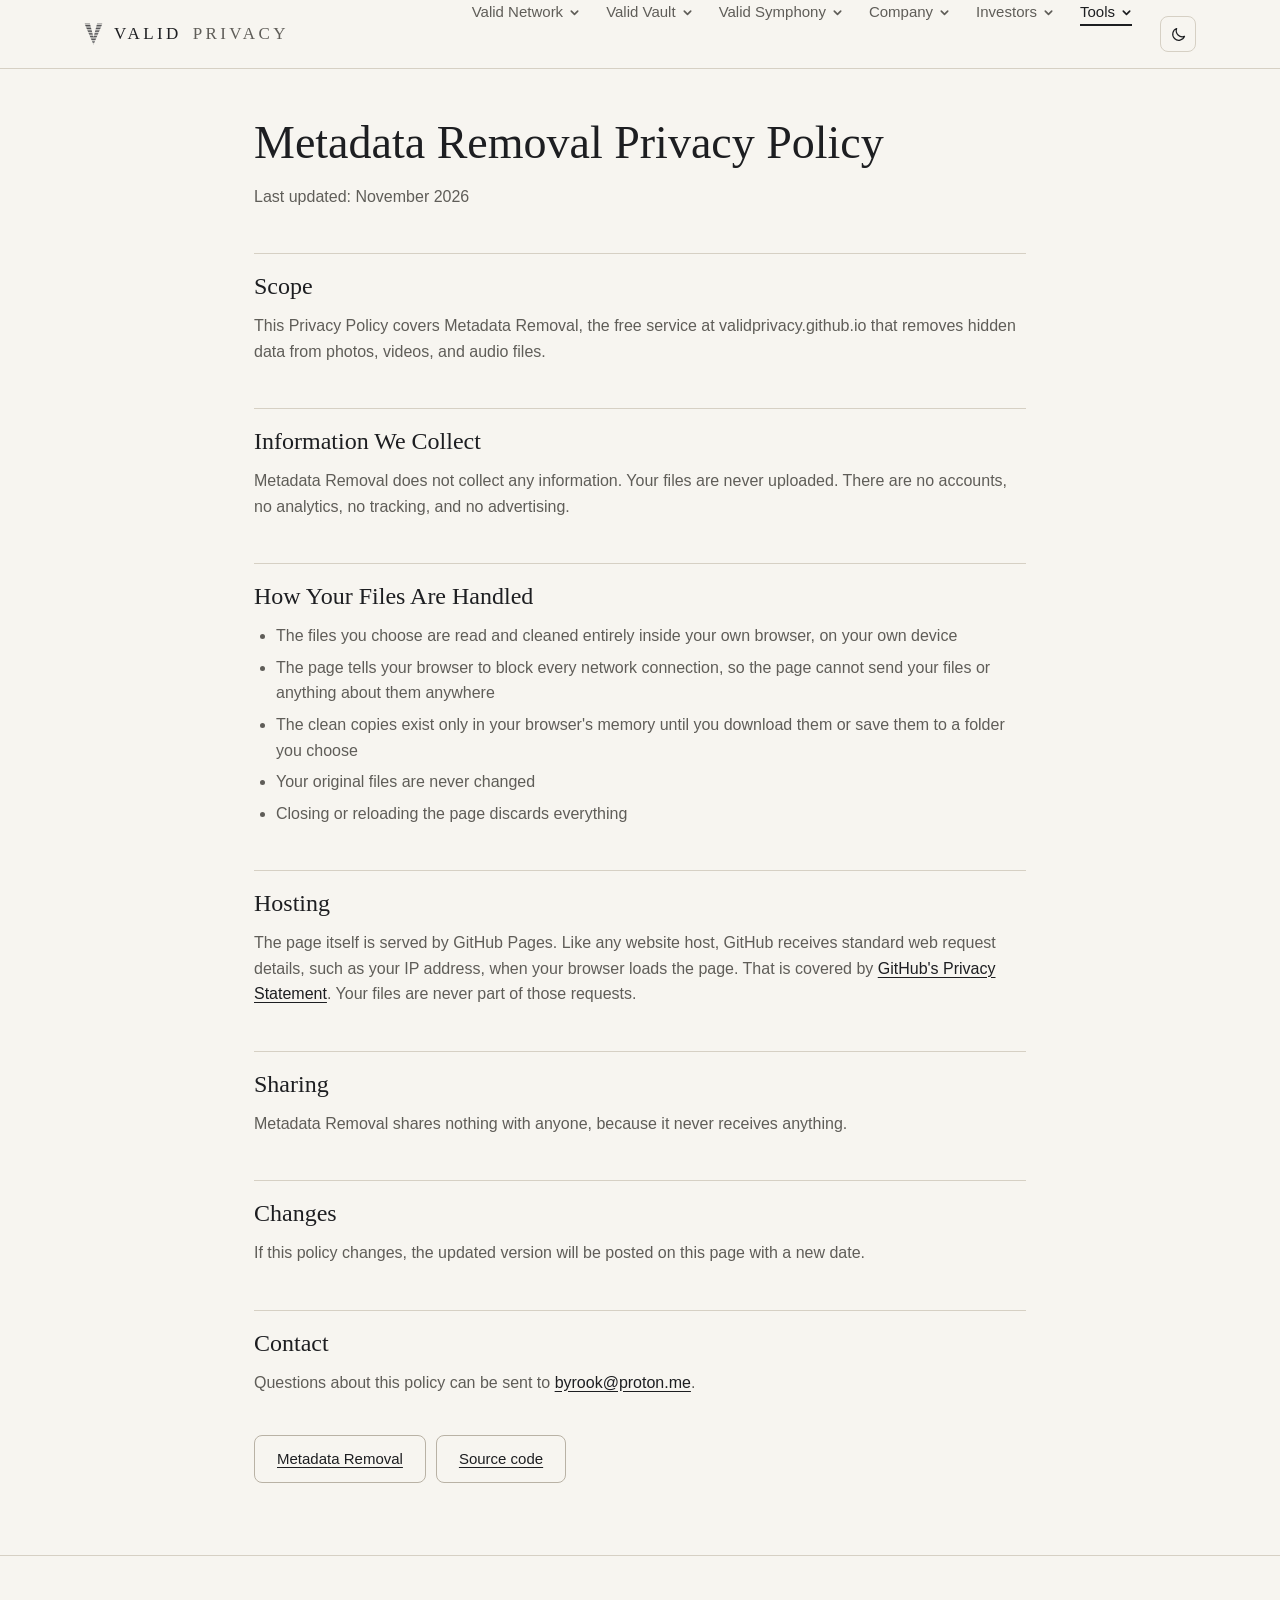
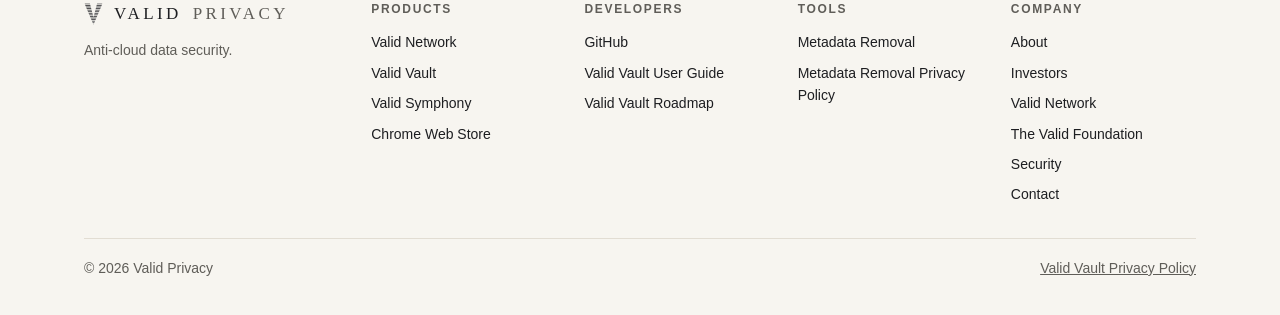
<file: metadata-removal-privacy.html>
<!doctype html>
<html lang="en">
<head>
<meta charset="utf-8">
<meta name="viewport" content="width=device-width, initial-scale=1">
<title>Metadata Removal Privacy Policy | Valid Privacy</title>
<meta name="description" content="What the Metadata Removal service collects, which is nothing.">
<link rel="canonical" href="https://validprivacy.github.io/metadata-removal-privacy.html">
<meta property="og:type" content="website">
<meta property="og:site_name" content="Valid Privacy">
<meta property="og:title" content="Metadata Removal Privacy Policy | Valid Privacy">
<meta property="og:description" content="What the Metadata Removal service collects, which is nothing.">
<meta property="og:url" content="https://validprivacy.github.io/metadata-removal-privacy.html">
<meta name="color-scheme" content="light dark">
<link rel="icon" href="favicon.ico" sizes="any">
<link rel="icon" type="image/png" sizes="192x192" href="favicon-192.png">
<link rel="icon" type="image/png" sizes="96x96" href="favicon-96.png">
<link rel="icon" type="image/png" sizes="48x48" href="favicon-48.png">
<link rel="icon" type="image/png" sizes="32x32" href="favicon-32.png">
<link rel="apple-touch-icon" href="apple-touch-icon.png">
<link rel="stylesheet" href="site.css">
<script>try{if(localStorage.getItem('valid-theme')==='dark')document.documentElement.setAttribute('data-theme','dark')}catch(e){}</script>
</head>
<body>
<svg width="0" height="0" style="position:absolute" aria-hidden="true"><defs><linearGradient id="vv-mark-fill" x1="0" y1="0" x2="1" y2="1"><stop offset="0" style="stop-color: var(--mark-1)"/><stop offset="1" style="stop-color: var(--mark-2)"/></linearGradient><clipPath id="vv-mark-clip"><path d="M4,4 L104,4 L171,262 L238,4 L338,4 L171,399 Z"/></clipPath><mask id="vv-mark-mask"><g fill="#fff"><rect x="0" y="8.00" width="342" height="14.44"/><rect x="0" y="36.89" width="342" height="14.44"/><rect x="0" y="65.78" width="342" height="14.44"/><rect x="0" y="94.67" width="342" height="14.44"/><rect x="0" y="123.56" width="342" height="14.44"/><rect x="0" y="152.44" width="342" height="14.44"/><rect x="0" y="181.33" width="342" height="14.44"/><rect x="0" y="210.22" width="342" height="14.44"/><rect x="0" y="239.11" width="342" height="14.44"/><rect x="0" y="268.00" width="342" height="14.44"/><rect x="0" y="296.89" width="342" height="14.44"/><rect x="0" y="325.78" width="342" height="14.44"/><rect x="0" y="354.67" width="342" height="14.44"/><rect x="0" y="383.56" width="342" height="14.44"/></g></mask></defs><symbol id="vv-mark" viewBox="0 0 342 403"><g clip-path="url(#vv-mark-clip)"><rect width="342" height="403" fill="url(#vv-mark-fill)" mask="url(#vv-mark-mask)"/></g></symbol></svg>
<a class="skip" href="#main">Skip to content</a>
<header class="site-head">
  <div class="wrap head-row">
    <a class="brand" href="index.html" aria-label="Valid Privacy home"><svg viewBox="0 0 342 403" aria-hidden="true"><use href="#vv-mark"/></svg>VALID <span class="brand-sub">PRIVACY</span></a>
    <nav class="tabs" aria-label="Main"><details class="menu"><summary>Valid Network<svg viewBox="0 0 12 12" aria-hidden="true"><path d="M2.5 4.5 6 8l3.5-3.5"/></svg></summary><div class="menu-list"><a href="network.html">Overview</a><a href="network-whitepaper.html">Whitepaper</a><a href="network-litepaper.html">Litepaper</a><a href="network.html#privacy">Network Privacy</a><a href="https://github.com/validprivacy/valid-network" target="_blank" rel="noopener">Source Code</a></div></details><details class="menu"><summary>Valid Vault<svg viewBox="0 0 12 12" aria-hidden="true"><path d="M2.5 4.5 6 8l3.5-3.5"/></svg></summary><div class="menu-list"><a href="vault.html">Overview</a><a href="vault-guide.html">User Guide</a><a href="vault-privacy.html">Privacy Policy</a><a href="https://chromewebstore.google.com/detail/valid-vault-password-mana/fkpfaemmphmakebhejhaegjgcnieeoab" target="_blank" rel="noopener">Chrome Web Store</a><a href="https://github.com/validprivacy/valid-vault" target="_blank" rel="noopener">Source Code</a></div></details><details class="menu"><summary>Valid Symphony<svg viewBox="0 0 12 12" aria-hidden="true"><path d="M2.5 4.5 6 8l3.5-3.5"/></svg></summary><div class="menu-list"><a href="symphony.html">Overview</a><a href="symphony.html#principles">Principles</a><a href="https://github.com/validprivacy/valid-symphony" target="_blank" rel="noopener">Source Code</a></div></details><details class="menu"><summary>Company<svg viewBox="0 0 12 12" aria-hidden="true"><path d="M2.5 4.5 6 8l3.5-3.5"/></svg></summary><div class="menu-list"><a href="company.html">About</a><a href="company.html#security">Security</a><a href="company.html#contact">Contact</a></div></details><details class="menu"><summary>Investors<svg viewBox="0 0 12 12" aria-hidden="true"><path d="M2.5 4.5 6 8l3.5-3.5"/></svg></summary><div class="menu-list"><a href="investors.html">Overview</a><a href="investors.html#vault">Valid Vault Enterprise</a><a href="investors.html#documents">Investor Documents</a></div></details><details class="menu current"><summary>Tools<svg viewBox="0 0 12 12" aria-hidden="true"><path d="M2.5 4.5 6 8l3.5-3.5"/></svg></summary><div class="menu-list"><a href="metadata-removal.html">Metadata Removal</a><a href="metadata-removal-privacy.html" aria-current="page">Metadata Removal Privacy Policy</a><a href="https://github.com/validprivacy/metadata-removal" target="_blank" rel="noopener">Metadata Removal Source Code</a></div></details></nav>
    <button class="icon-btn" type="button" data-theme-toggle aria-label="Switch to night mode" title="Switch between day and night"><span class="when-night"><svg viewBox="0 0 24 24" aria-hidden="true"><path d="M20.5 14.6A8.6 8.6 0 0 1 9.4 3.5a8.6 8.6 0 1 0 11.1 11.1z"/></svg></span><span class="when-day"><svg viewBox="0 0 24 24" aria-hidden="true"><circle cx="12" cy="12" r="4.2"/><path d="M12 2.5v2.2M12 19.3v2.2M4.6 4.6l1.6 1.6M17.8 17.8l1.6 1.6M2.5 12h2.2M19.3 12h2.2M4.6 19.4l1.6-1.6M17.8 6.2l1.6-1.6"/></svg></span></button>
  </div>
</header>
<main id="main">
<div class="wrap doc-page">
<h1>Metadata Removal Privacy Policy</h1>
<p class="updated">Last updated: November 2026</p>

<h2>Scope</h2>
<p>This Privacy Policy covers Metadata Removal, the free service at validprivacy.github.io that removes hidden data from photos, videos, and audio files.</p>

<h2>Information We Collect</h2>
<p>Metadata Removal does not collect any information. Your files are never uploaded. There are no accounts, no analytics, no tracking, and no advertising.</p>

<h2>How Your Files Are Handled</h2>
<ul>
  <li>The files you choose are read and cleaned entirely inside your own browser, on your own device</li>
  <li>The page tells your browser to block every network connection, so the page cannot send your files or anything about them anywhere</li>
  <li>The clean copies exist only in your browser's memory until you download them or save them to a folder you choose</li>
  <li>Your original files are never changed</li>
  <li>Closing or reloading the page discards everything</li>
</ul>

<h2>Hosting</h2>
<p>The page itself is served by GitHub Pages. Like any website host, GitHub receives standard web request details, such as your IP address, when your browser loads the page. That is covered by <a href="https://docs.github.com/en/site-policy/privacy-policies/github-general-privacy-statement" target="_blank" rel="noopener">GitHub's Privacy Statement</a>. Your files are never part of those requests.</p>

<h2>Sharing</h2>
<p>Metadata Removal shares nothing with anyone, because it never receives anything.</p>

<h2>Changes</h2>
<p>If this policy changes, the updated version will be posted on this page with a new date.</p>

<h2>Contact</h2>
<p>Questions about this policy can be sent to <a href="mailto:byrook@proton.me">byrook@proton.me</a>.</p>

  <div class="doc-links"><a class="btn quiet" href="metadata-removal.html">Metadata Removal</a><a class="btn quiet" href="https://github.com/validprivacy/metadata-removal" target="_blank" rel="noopener">Source code</a></div>
</div>
</main>
<footer class="site-foot">
  <div class="wrap">
    <div class="foot-grid">
      <div>
        <a class="brand" href="index.html"><svg viewBox="0 0 342 403" aria-hidden="true"><use href="#vv-mark"/></svg>VALID <span class="brand-sub">PRIVACY</span></a>
        <p class="foot-note">Anti-cloud data security.</p>
      </div>
      <div>
        <h4>Products</h4>
        <ul><li><a href="network.html">Valid Network</a></li><li><a href="vault.html">Valid Vault</a></li><li><a href="symphony.html">Valid Symphony</a></li><li><a href="https://chromewebstore.google.com/detail/valid-vault-password-mana/fkpfaemmphmakebhejhaegjgcnieeoab" target="_blank" rel="noopener">Chrome Web Store</a></li></ul>
      </div>
      <div>
        <h4>Developers</h4>
        <ul><li><a href="https://github.com/validprivacy" target="_blank" rel="noopener">GitHub</a></li><li><a href="vault-guide.html">Valid Vault User Guide</a></li><li><a href="https://github.com/validprivacy/valid-vault/blob/main/ROADMAP.md" target="_blank" rel="noopener">Valid Vault Roadmap</a></li></ul>
      </div>
      <div>
        <h4>Tools</h4>
        <ul><li><a href="metadata-removal.html">Metadata Removal</a></li><li><a href="metadata-removal-privacy.html">Metadata Removal Privacy Policy</a></li></ul>
      </div>
      <div>
        <h4>Company</h4>
        <ul><li><a href="company.html">About</a></li><li><a href="investors.html">Investors</a></li><li><a href="network.html">Valid Network</a></li><li><a href="network.html#foundation">The Valid Foundation</a></li><li><a href="company.html#security">Security</a></li><li><a href="company.html#contact">Contact</a></li></ul>
      </div>
    </div>
    <div class="foot-base"><span>&copy; 2026 Valid Privacy</span><span><a href="vault-privacy.html">Valid Vault Privacy Policy</a></span></div>
  </div>
</footer>
<script src="site.js"></script>
</body>
</html>
</file>
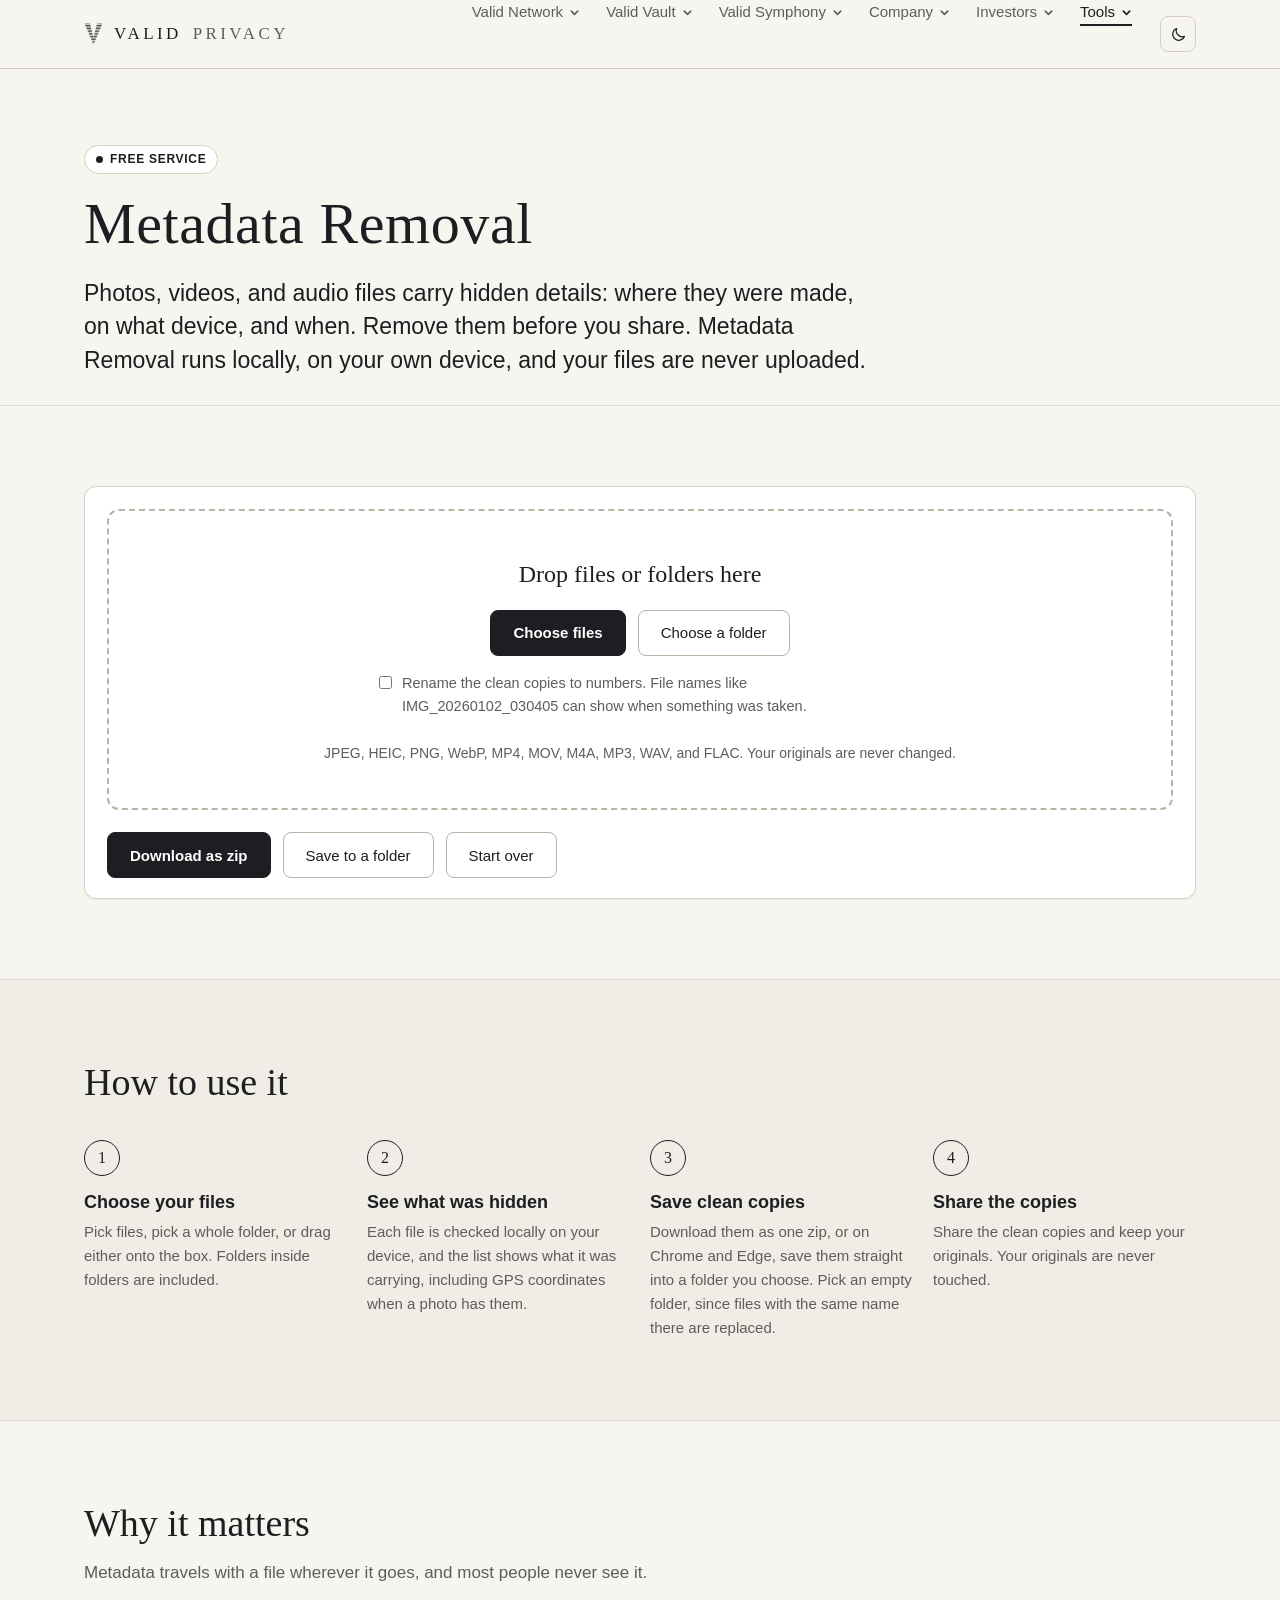
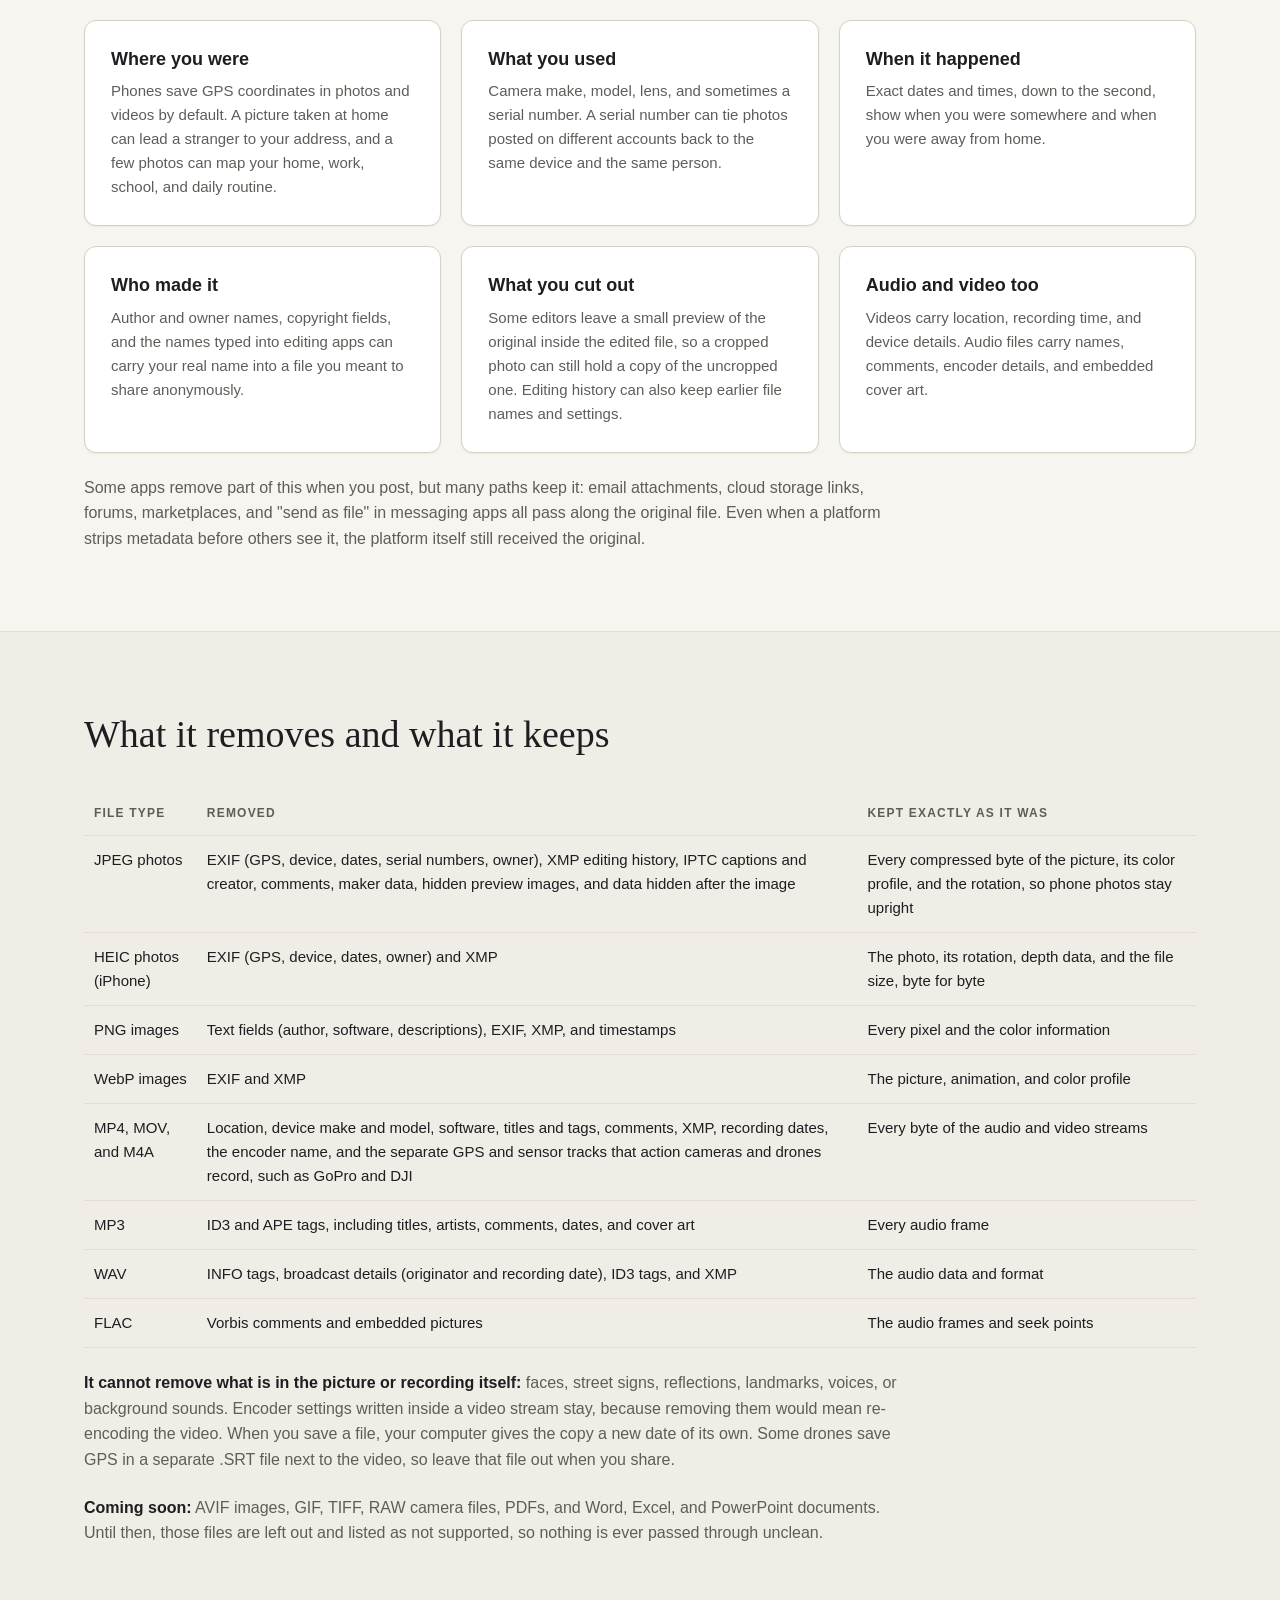
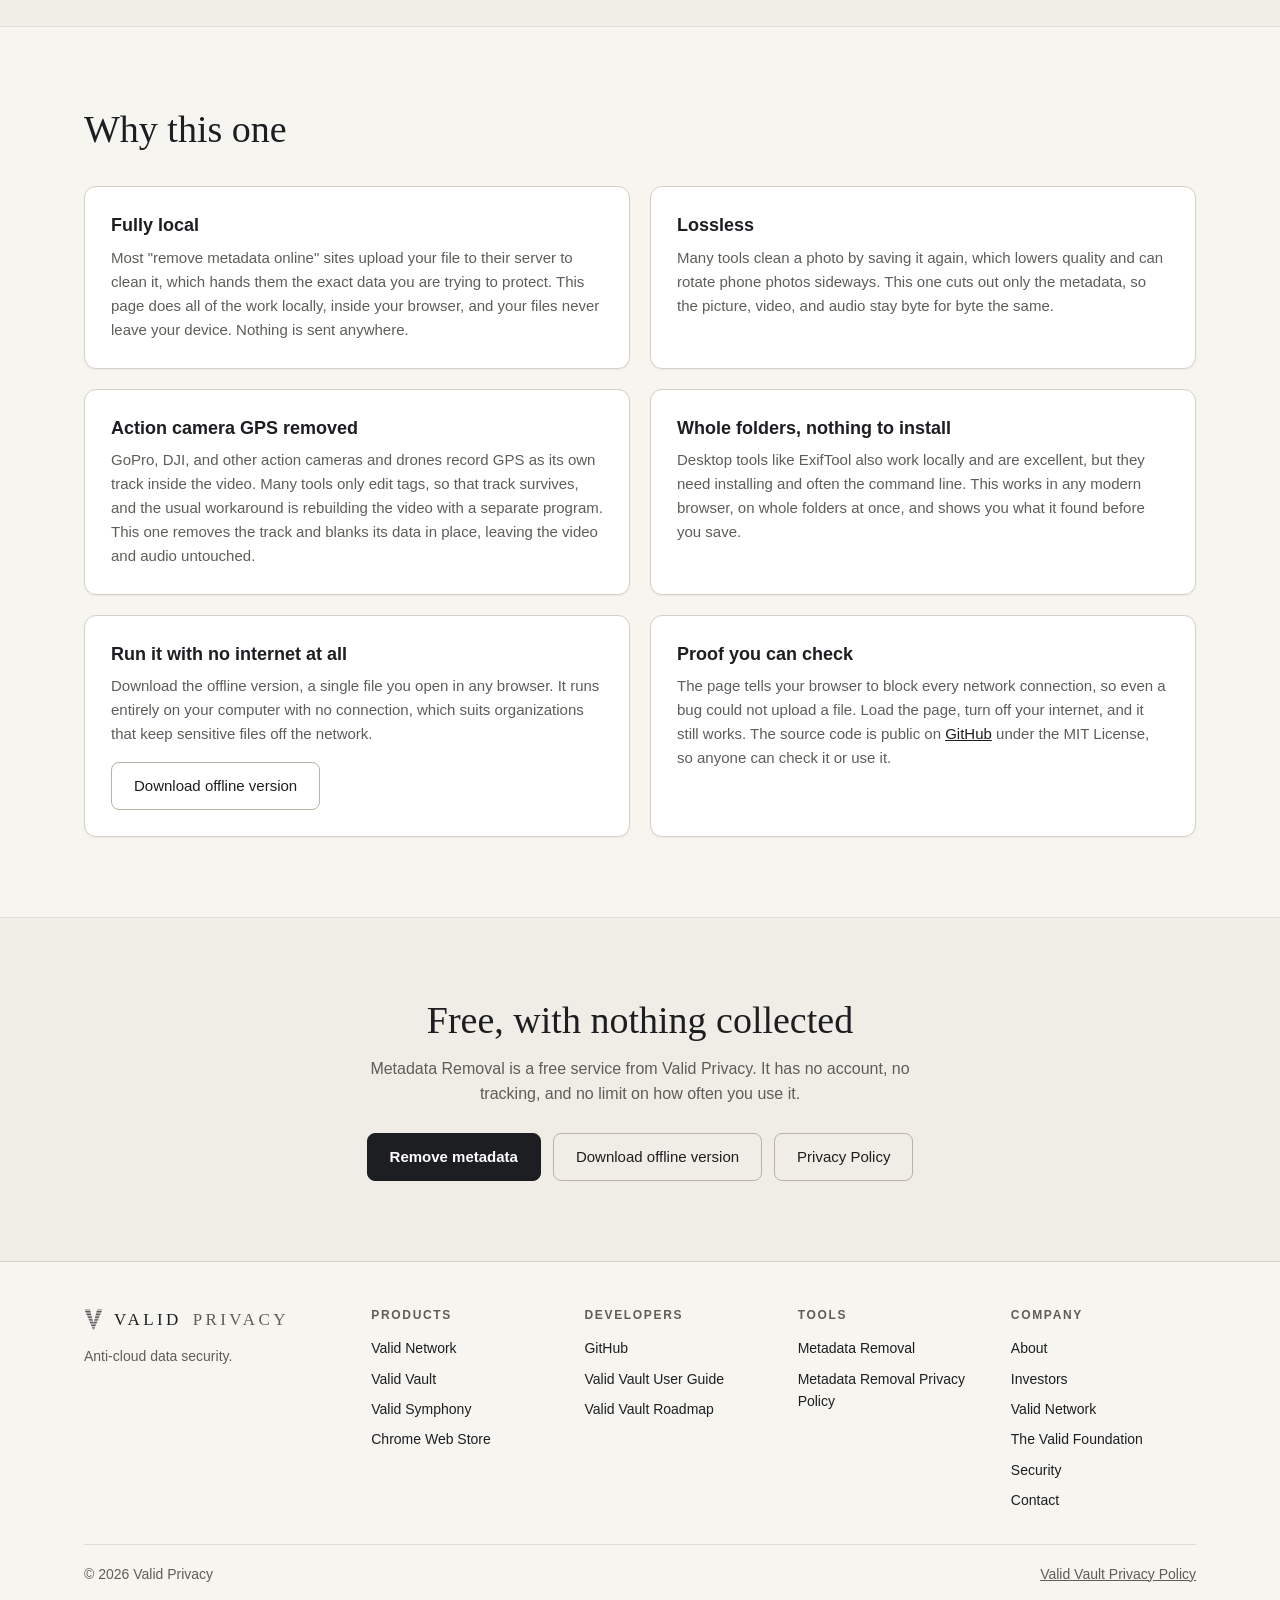
<file: metadata-removal.html>
<!doctype html>
<html lang="en">
<head>
<meta charset="utf-8">
<meta name="viewport" content="width=device-width, initial-scale=1">
<title>Metadata Removal: Remove GPS, EXIF, and Hidden Data from Photos and Videos Locally | Valid Privacy</title>
<meta name="description" content="Remove location, device details, dates, and other hidden data from photos, videos, and audio, locally on your own device. A free service from Valid Privacy.">
<link rel="canonical" href="https://validprivacy.github.io/metadata-removal.html">
<meta property="og:type" content="website">
<meta property="og:site_name" content="Valid Privacy">
<meta property="og:title" content="Metadata Removal: Remove GPS, EXIF, and Hidden Data from Photos and Videos Locally | Valid Privacy">
<meta property="og:description" content="Remove location, device details, dates, and other hidden data from photos, videos, and audio, locally on your own device. A free service from Valid Privacy.">
<meta property="og:url" content="https://validprivacy.github.io/metadata-removal.html">
<meta http-equiv="Content-Security-Policy" content="default-src 'none'; script-src 'self' 'sha256-MMiRnOs6BcmVdbpA05g12t9/souy22M4Df3Hh++27nM='; style-src 'self' 'unsafe-inline'; img-src 'self' data: blob:; connect-src 'none'; form-action 'none'; base-uri 'none'">
<meta name="color-scheme" content="light dark">
<link rel="icon" href="favicon.ico" sizes="any">
<link rel="icon" type="image/png" sizes="192x192" href="favicon-192.png">
<link rel="icon" type="image/png" sizes="96x96" href="favicon-96.png">
<link rel="icon" type="image/png" sizes="48x48" href="favicon-48.png">
<link rel="icon" type="image/png" sizes="32x32" href="favicon-32.png">
<link rel="apple-touch-icon" href="apple-touch-icon.png">
<link rel="stylesheet" href="site.css">
<script>try{if(localStorage.getItem('valid-theme')==='dark')document.documentElement.setAttribute('data-theme','dark')}catch(e){}</script>
</head>
<body>
<svg width="0" height="0" style="position:absolute" aria-hidden="true"><defs><linearGradient id="vv-mark-fill" x1="0" y1="0" x2="1" y2="1"><stop offset="0" style="stop-color: var(--mark-1)"/><stop offset="1" style="stop-color: var(--mark-2)"/></linearGradient><clipPath id="vv-mark-clip"><path d="M4,4 L104,4 L171,262 L238,4 L338,4 L171,399 Z"/></clipPath><mask id="vv-mark-mask"><g fill="#fff"><rect x="0" y="8.00" width="342" height="14.44"/><rect x="0" y="36.89" width="342" height="14.44"/><rect x="0" y="65.78" width="342" height="14.44"/><rect x="0" y="94.67" width="342" height="14.44"/><rect x="0" y="123.56" width="342" height="14.44"/><rect x="0" y="152.44" width="342" height="14.44"/><rect x="0" y="181.33" width="342" height="14.44"/><rect x="0" y="210.22" width="342" height="14.44"/><rect x="0" y="239.11" width="342" height="14.44"/><rect x="0" y="268.00" width="342" height="14.44"/><rect x="0" y="296.89" width="342" height="14.44"/><rect x="0" y="325.78" width="342" height="14.44"/><rect x="0" y="354.67" width="342" height="14.44"/><rect x="0" y="383.56" width="342" height="14.44"/></g></mask></defs><symbol id="vv-mark" viewBox="0 0 342 403"><g clip-path="url(#vv-mark-clip)"><rect width="342" height="403" fill="url(#vv-mark-fill)" mask="url(#vv-mark-mask)"/></g></symbol></svg>
<a class="skip" href="#main">Skip to content</a>
<header class="site-head">
  <div class="wrap head-row">
    <a class="brand" href="index.html" aria-label="Valid Privacy home"><svg viewBox="0 0 342 403" aria-hidden="true"><use href="#vv-mark"/></svg>VALID <span class="brand-sub">PRIVACY</span></a>
    <nav class="tabs" aria-label="Main"><details class="menu"><summary>Valid Network<svg viewBox="0 0 12 12" aria-hidden="true"><path d="M2.5 4.5 6 8l3.5-3.5"/></svg></summary><div class="menu-list"><a href="network.html">Overview</a><a href="network-whitepaper.html">Whitepaper</a><a href="network-litepaper.html">Litepaper</a><a href="network.html#privacy">Network Privacy</a><a href="https://github.com/validprivacy/valid-network" target="_blank" rel="noopener">Source Code</a></div></details><details class="menu"><summary>Valid Vault<svg viewBox="0 0 12 12" aria-hidden="true"><path d="M2.5 4.5 6 8l3.5-3.5"/></svg></summary><div class="menu-list"><a href="vault.html">Overview</a><a href="vault-guide.html">User Guide</a><a href="vault-privacy.html">Privacy Policy</a><a href="https://chromewebstore.google.com/detail/valid-vault-password-mana/fkpfaemmphmakebhejhaegjgcnieeoab" target="_blank" rel="noopener">Chrome Web Store</a><a href="https://github.com/validprivacy/valid-vault" target="_blank" rel="noopener">Source Code</a></div></details><details class="menu"><summary>Valid Symphony<svg viewBox="0 0 12 12" aria-hidden="true"><path d="M2.5 4.5 6 8l3.5-3.5"/></svg></summary><div class="menu-list"><a href="symphony.html">Overview</a><a href="symphony.html#principles">Principles</a><a href="https://github.com/validprivacy/valid-symphony" target="_blank" rel="noopener">Source Code</a></div></details><details class="menu"><summary>Company<svg viewBox="0 0 12 12" aria-hidden="true"><path d="M2.5 4.5 6 8l3.5-3.5"/></svg></summary><div class="menu-list"><a href="company.html">About</a><a href="company.html#security">Security</a><a href="company.html#contact">Contact</a></div></details><details class="menu"><summary>Investors<svg viewBox="0 0 12 12" aria-hidden="true"><path d="M2.5 4.5 6 8l3.5-3.5"/></svg></summary><div class="menu-list"><a href="investors.html">Overview</a><a href="investors.html#vault">Valid Vault Enterprise</a><a href="investors.html#documents">Investor Documents</a></div></details><details class="menu current"><summary>Tools<svg viewBox="0 0 12 12" aria-hidden="true"><path d="M2.5 4.5 6 8l3.5-3.5"/></svg></summary><div class="menu-list"><a href="metadata-removal.html" aria-current="page">Metadata Removal</a><a href="metadata-removal-privacy.html">Metadata Removal Privacy Policy</a><a href="https://github.com/validprivacy/metadata-removal" target="_blank" rel="noopener">Metadata Removal Source Code</a></div></details></nav>
    <button class="icon-btn" type="button" data-theme-toggle aria-label="Switch to night mode" title="Switch between day and night"><span class="when-night"><svg viewBox="0 0 24 24" aria-hidden="true"><path d="M20.5 14.6A8.6 8.6 0 0 1 9.4 3.5a8.6 8.6 0 1 0 11.1 11.1z"/></svg></span><span class="when-day"><svg viewBox="0 0 24 24" aria-hidden="true"><circle cx="12" cy="12" r="4.2"/><path d="M12 2.5v2.2M12 19.3v2.2M4.6 4.6l1.6 1.6M17.8 17.8l1.6 1.6M2.5 12h2.2M19.3 12h2.2M4.6 19.4l1.6-1.6M17.8 6.2l1.6-1.6"/></svg></span></button>
  </div>
</header>
<main id="main">
<section class="hero mr-hero">
  <div class="wrap">
    <div class="eyebrow"><span class="chip live">Free service</span></div>
    <h1 class="title">Metadata Removal</h1>
    <p class="lead">Photos, videos, and audio files carry hidden details: where they were made, on what device, and when. Remove them before you share. Metadata Removal runs locally, on your own device, and your files are never uploaded.</p>
  </div>
</section>

<section class="band mr-band" id="remove">
  <div class="wrap">
    <div class="card mr-tool">
      <div class="mr-drop" id="mr-drop">
        <p class="mr-drop-title">Drop files or folders here</p>
        <div class="btn-row">
          <button class="btn" type="button" id="mr-pick-files">Choose files</button>
          <button class="btn quiet" type="button" id="mr-pick-folder">Choose a folder</button>
        </div>
        <input type="file" id="mr-files" multiple hidden accept=".jpg,.jpeg,.heic,.heif,.png,.webp,.mp4,.mov,.m4v,.m4a,.mp3,.wav,.flac,image/jpeg,image/heic,image/heif,image/png,image/webp,video/mp4,video/quicktime,audio/*">
        <input type="file" id="mr-folder" webkitdirectory multiple hidden>
        <label class="mr-check"><input type="checkbox" id="mr-rename"> Rename the clean copies to numbers. File names like IMG_20260102_030405 can show when something was taken.</label>
        <p class="mr-fine">JPEG, HEIC, PNG, WebP, MP4, MOV, M4A, MP3, WAV, and FLAC. Your originals are never changed.</p>
      </div>
      <p class="mr-status" id="mr-status" aria-live="polite" hidden></p>
      <div class="mr-summary" id="mr-summary" hidden></div>
      <div class="btn-row mr-save" id="mr-save-row" hidden>
        <button class="btn" type="button" id="mr-save-download">Download as zip</button>
        <button class="btn quiet" type="button" id="mr-save-folder">Save to a folder</button>
        <button class="btn quiet" type="button" id="mr-reset">Start over</button>
      </div>
      <div class="table-wrap mr-results" id="mr-results" hidden></div>
    </div>
  </div>
</section>

<section class="band alt" id="how">
  <div class="wrap">
    <div class="section-head"><h2>How to use it</h2></div>
    <ol class="steps mr-steps">
      <li><h3>Choose your files</h3><p>Pick files, pick a whole folder, or drag either onto the box. Folders inside folders are included.</p></li>
      <li><h3>See what was hidden</h3><p>Each file is checked locally on your device, and the list shows what it was carrying, including GPS coordinates when a photo has them.</p></li>
      <li><h3>Save clean copies</h3><p>Download them as one zip, or on Chrome and Edge, save them straight into a folder you choose. Pick an empty folder, since files with the same name there are replaced.</p></li>
      <li><h3>Share the copies</h3><p>Share the clean copies and keep your originals. Your originals are never touched.</p></li>
    </ol>
  </div>
</section>

<section class="band" id="why">
  <div class="wrap">
    <div class="section-head"><h2>Why it matters</h2><p>Metadata travels with a file wherever it goes, and most people never see it.</p></div>
    <div class="grid three">
      <div class="card"><h3>Where you were</h3><p>Phones save GPS coordinates in photos and videos by default. A picture taken at home can lead a stranger to your address, and a few photos can map your home, work, school, and daily routine.</p></div>
      <div class="card"><h3>What you used</h3><p>Camera make, model, lens, and sometimes a serial number. A serial number can tie photos posted on different accounts back to the same device and the same person.</p></div>
      <div class="card"><h3>When it happened</h3><p>Exact dates and times, down to the second, show when you were somewhere and when you were away from home.</p></div>
      <div class="card"><h3>Who made it</h3><p>Author and owner names, copyright fields, and the names typed into editing apps can carry your real name into a file you meant to share anonymously.</p></div>
      <div class="card"><h3>What you cut out</h3><p>Some editors leave a small preview of the original inside the edited file, so a cropped photo can still hold a copy of the uncropped one. Editing history can also keep earlier file names and settings.</p></div>
      <div class="card"><h3>Audio and video too</h3><p>Videos carry location, recording time, and device details. Audio files carry names, comments, encoder details, and embedded cover art.</p></div>
    </div>
    <p class="mr-note">Some apps remove part of this when you post, but many paths keep it: email attachments, cloud storage links, forums, marketplaces, and "send as file" in messaging apps all pass along the original file. Even when a platform strips metadata before others see it, the platform itself still received the original.</p>
  </div>
</section>

<section class="band alt" id="what">
  <div class="wrap">
    <div class="section-head"><h2>What it removes and what it keeps</h2></div>
    <div class="table-wrap">
      <table class="table">
        <thead><tr><th>File type</th><th>Removed</th><th>Kept exactly as it was</th></tr></thead>
        <tbody>
          <tr><td>JPEG photos</td><td>EXIF (GPS, device, dates, serial numbers, owner), XMP editing history, IPTC captions and creator, comments, maker data, hidden preview images, and data hidden after the image</td><td>Every compressed byte of the picture, its color profile, and the rotation, so phone photos stay upright</td></tr>
          <tr><td>HEIC photos (iPhone)</td><td>EXIF (GPS, device, dates, owner) and XMP</td><td>The photo, its rotation, depth data, and the file size, byte for byte</td></tr>
          <tr><td>PNG images</td><td>Text fields (author, software, descriptions), EXIF, XMP, and timestamps</td><td>Every pixel and the color information</td></tr>
          <tr><td>WebP images</td><td>EXIF and XMP</td><td>The picture, animation, and color profile</td></tr>
          <tr><td>MP4, MOV, and M4A</td><td>Location, device make and model, software, titles and tags, comments, XMP, recording dates, the encoder name, and the separate GPS and sensor tracks that action cameras and drones record, such as GoPro and DJI</td><td>Every byte of the audio and video streams</td></tr>
          <tr><td>MP3</td><td>ID3 and APE tags, including titles, artists, comments, dates, and cover art</td><td>Every audio frame</td></tr>
          <tr><td>WAV</td><td>INFO tags, broadcast details (originator and recording date), ID3 tags, and XMP</td><td>The audio data and format</td></tr>
          <tr><td>FLAC</td><td>Vorbis comments and embedded pictures</td><td>The audio frames and seek points</td></tr>
        </tbody>
      </table>
    </div>
    <p class="mr-note"><strong>It cannot remove what is in the picture or recording itself:</strong> faces, street signs, reflections, landmarks, voices, or background sounds. Encoder settings written inside a video stream stay, because removing them would mean re-encoding the video. When you save a file, your computer gives the copy a new date of its own. Some drones save GPS in a separate .SRT file next to the video, so leave that file out when you share.</p>
    <p class="mr-note"><strong>Coming soon:</strong> AVIF images, GIF, TIFF, RAW camera files, PDFs, and Word, Excel, and PowerPoint documents. Until then, those files are left out and listed as not supported, so nothing is ever passed through unclean.</p>
  </div>
</section>

<section class="band" id="better">
  <div class="wrap">
    <div class="section-head"><h2>Why this one</h2></div>
    <div class="grid two">
      <div class="card"><h3>Fully local</h3><p>Most "remove metadata online" sites upload your file to their server to clean it, which hands them the exact data you are trying to protect. This page does all of the work locally, inside your browser, and your files never leave your device. Nothing is sent anywhere.</p></div>
      <div class="card"><h3>Lossless</h3><p>Many tools clean a photo by saving it again, which lowers quality and can rotate phone photos sideways. This one cuts out only the metadata, so the picture, video, and audio stay byte for byte the same.</p></div>
      <div class="card"><h3>Action camera GPS removed</h3><p>GoPro, DJI, and other action cameras and drones record GPS as its own track inside the video. Many tools only edit tags, so that track survives, and the usual workaround is rebuilding the video with a separate program. This one removes the track and blanks its data in place, leaving the video and audio untouched.</p></div>
      <div class="card"><h3>Whole folders, nothing to install</h3><p>Desktop tools like ExifTool also work locally and are excellent, but they need installing and often the command line. This works in any modern browser, on whole folders at once, and shows you what it found before you save.</p></div>
      <div class="card"><h3>Run it with no internet at all</h3><p>Download the offline version, a single file you open in any browser. It runs entirely on your computer with no connection, which suits organizations that keep sensitive files off the network.</p><div class="btn-row" style="margin-top:16px"><a class="btn quiet" href="metadata-removal-offline.html" download>Download offline version</a></div></div>
      <div class="card"><h3>Proof you can check</h3><p>The page tells your browser to block every network connection, so even a bug could not upload a file. Load the page, turn off your internet, and it still works. The source code is public on <a href="https://github.com/validprivacy/metadata-removal" target="_blank" rel="noopener">GitHub</a> under the MIT License, so anyone can check it or use it.</p></div>
    </div>
  </div>
</section>

<section class="band alt">
  <div class="wrap cta">
    <h2>Free, with nothing collected</h2>
    <p>Metadata Removal is a free service from Valid Privacy. It has no account, no tracking, and no limit on how often you use it.</p>
    <div class="btn-row"><a class="btn" href="#remove">Remove metadata</a><a class="btn quiet" href="metadata-removal-offline.html" download>Download offline version</a><a class="btn quiet" href="metadata-removal-privacy.html">Privacy Policy</a></div>
  </div>
</section>

<script src="metadata-removal-engine.js"></script>
<script src="metadata-removal.js"></script>
</main>
<footer class="site-foot">
  <div class="wrap">
    <div class="foot-grid">
      <div>
        <a class="brand" href="index.html"><svg viewBox="0 0 342 403" aria-hidden="true"><use href="#vv-mark"/></svg>VALID <span class="brand-sub">PRIVACY</span></a>
        <p class="foot-note">Anti-cloud data security.</p>
      </div>
      <div>
        <h4>Products</h4>
        <ul><li><a href="network.html">Valid Network</a></li><li><a href="vault.html">Valid Vault</a></li><li><a href="symphony.html">Valid Symphony</a></li><li><a href="https://chromewebstore.google.com/detail/valid-vault-password-mana/fkpfaemmphmakebhejhaegjgcnieeoab" target="_blank" rel="noopener">Chrome Web Store</a></li></ul>
      </div>
      <div>
        <h4>Developers</h4>
        <ul><li><a href="https://github.com/validprivacy" target="_blank" rel="noopener">GitHub</a></li><li><a href="vault-guide.html">Valid Vault User Guide</a></li><li><a href="https://github.com/validprivacy/valid-vault/blob/main/ROADMAP.md" target="_blank" rel="noopener">Valid Vault Roadmap</a></li></ul>
      </div>
      <div>
        <h4>Tools</h4>
        <ul><li><a href="metadata-removal.html">Metadata Removal</a></li><li><a href="metadata-removal-privacy.html">Metadata Removal Privacy Policy</a></li></ul>
      </div>
      <div>
        <h4>Company</h4>
        <ul><li><a href="company.html">About</a></li><li><a href="investors.html">Investors</a></li><li><a href="network.html">Valid Network</a></li><li><a href="network.html#foundation">The Valid Foundation</a></li><li><a href="company.html#security">Security</a></li><li><a href="company.html#contact">Contact</a></li></ul>
      </div>
    </div>
    <div class="foot-base"><span>&copy; 2026 Valid Privacy</span><span><a href="vault-privacy.html">Valid Vault Privacy Policy</a></span></div>
  </div>
</footer>
<script src="site.js"></script>
</body>
</html>
</file>
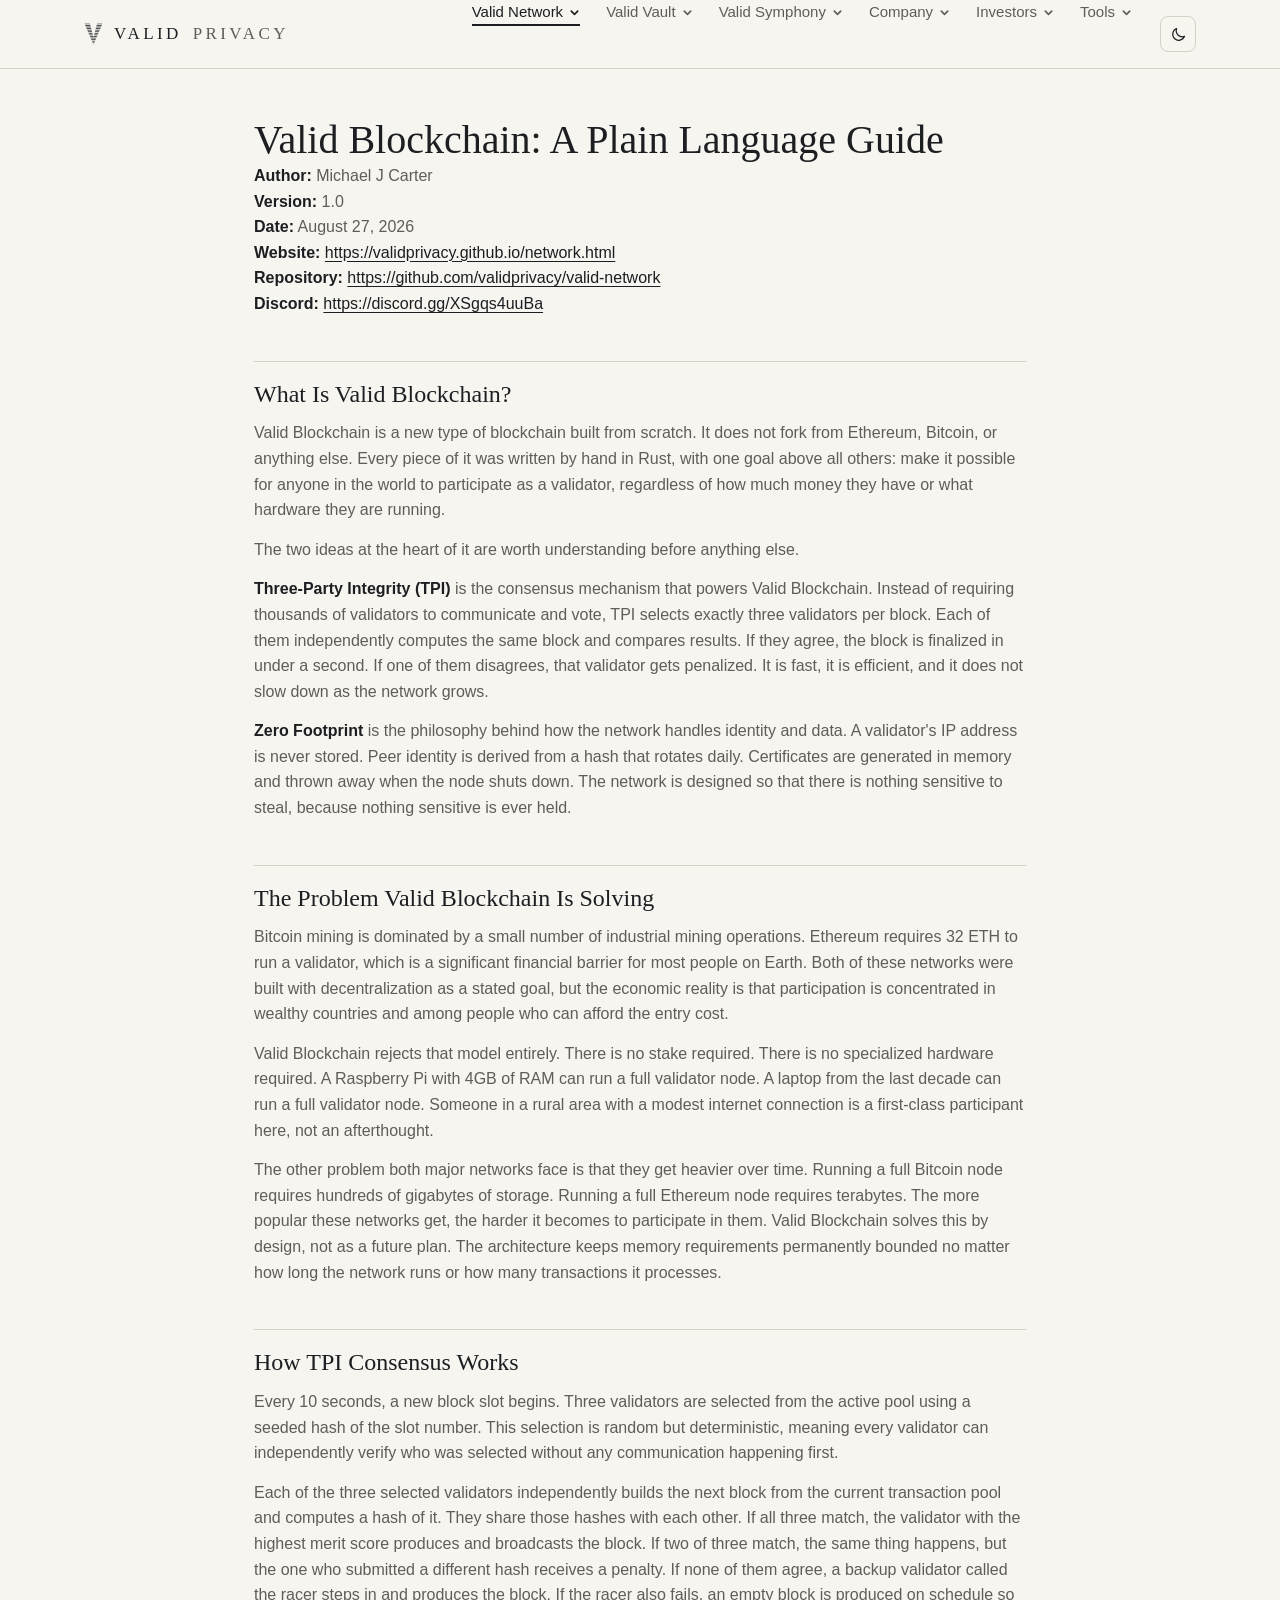
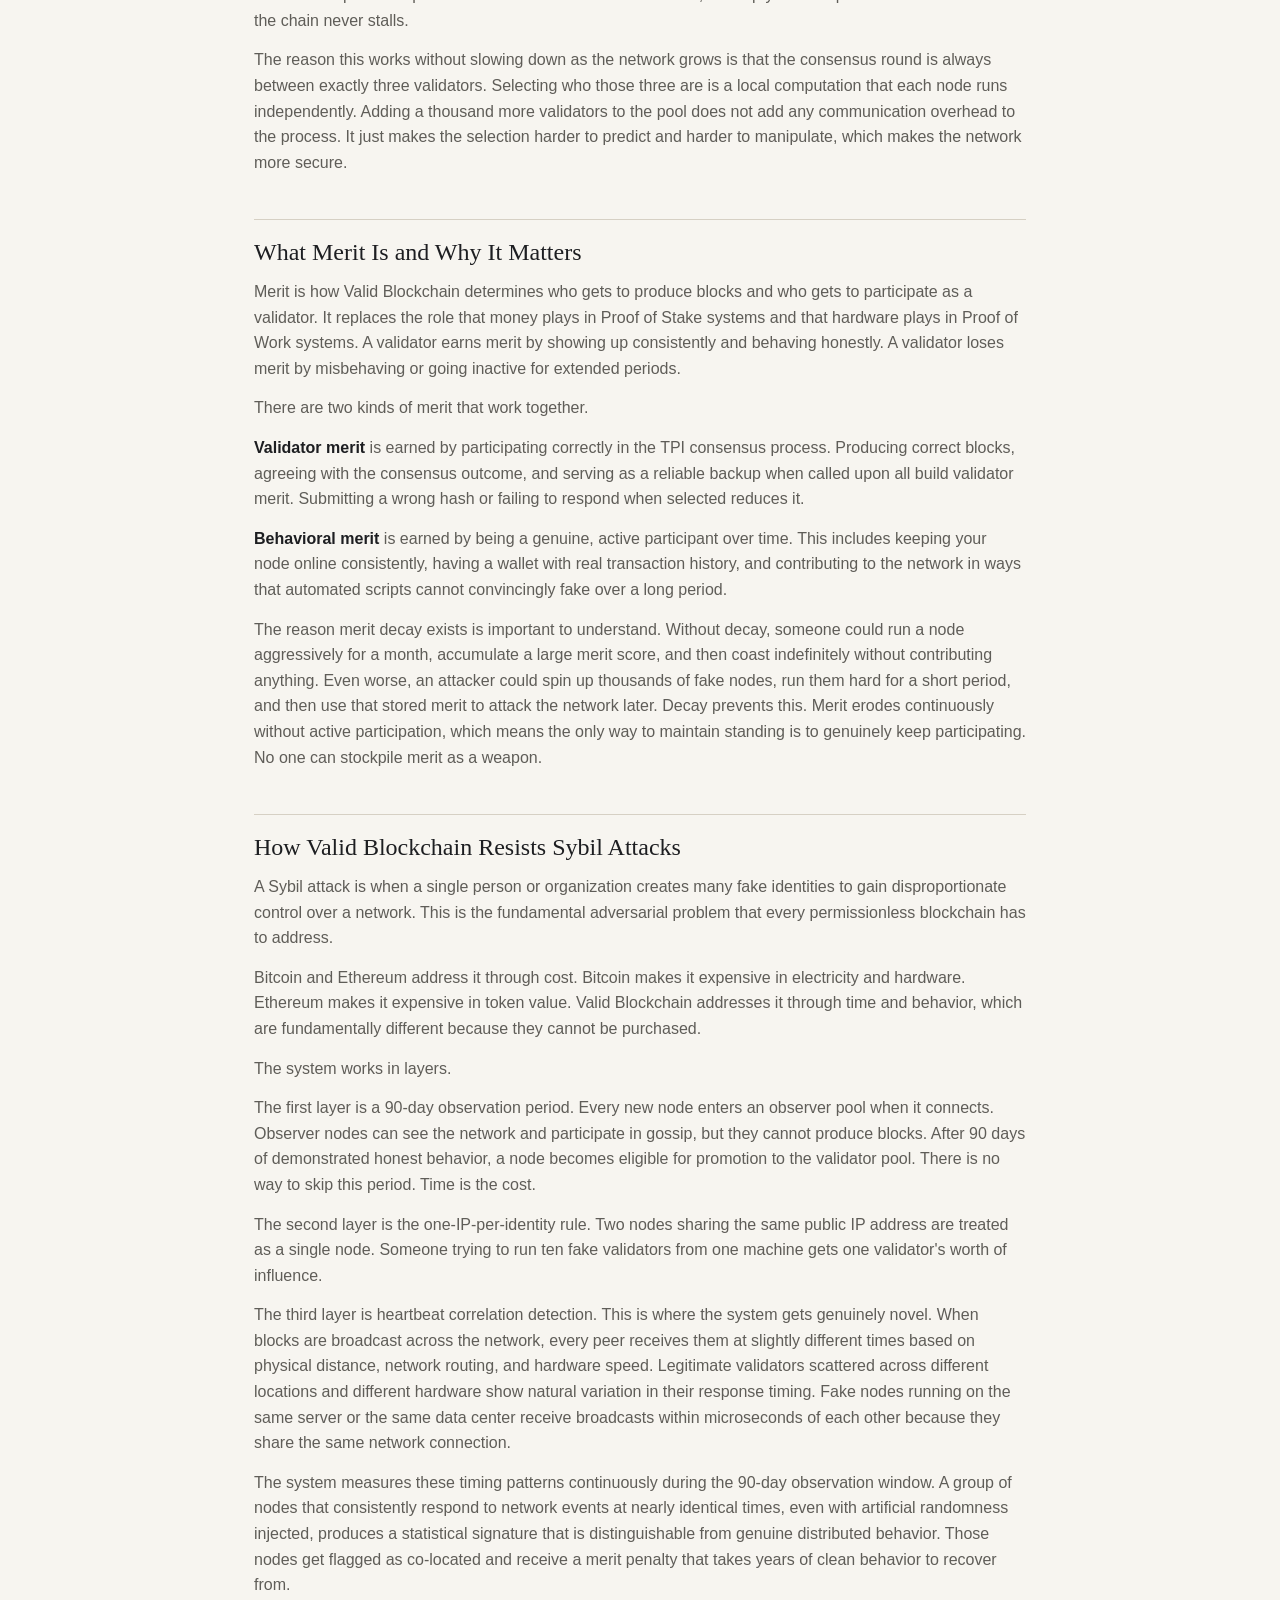
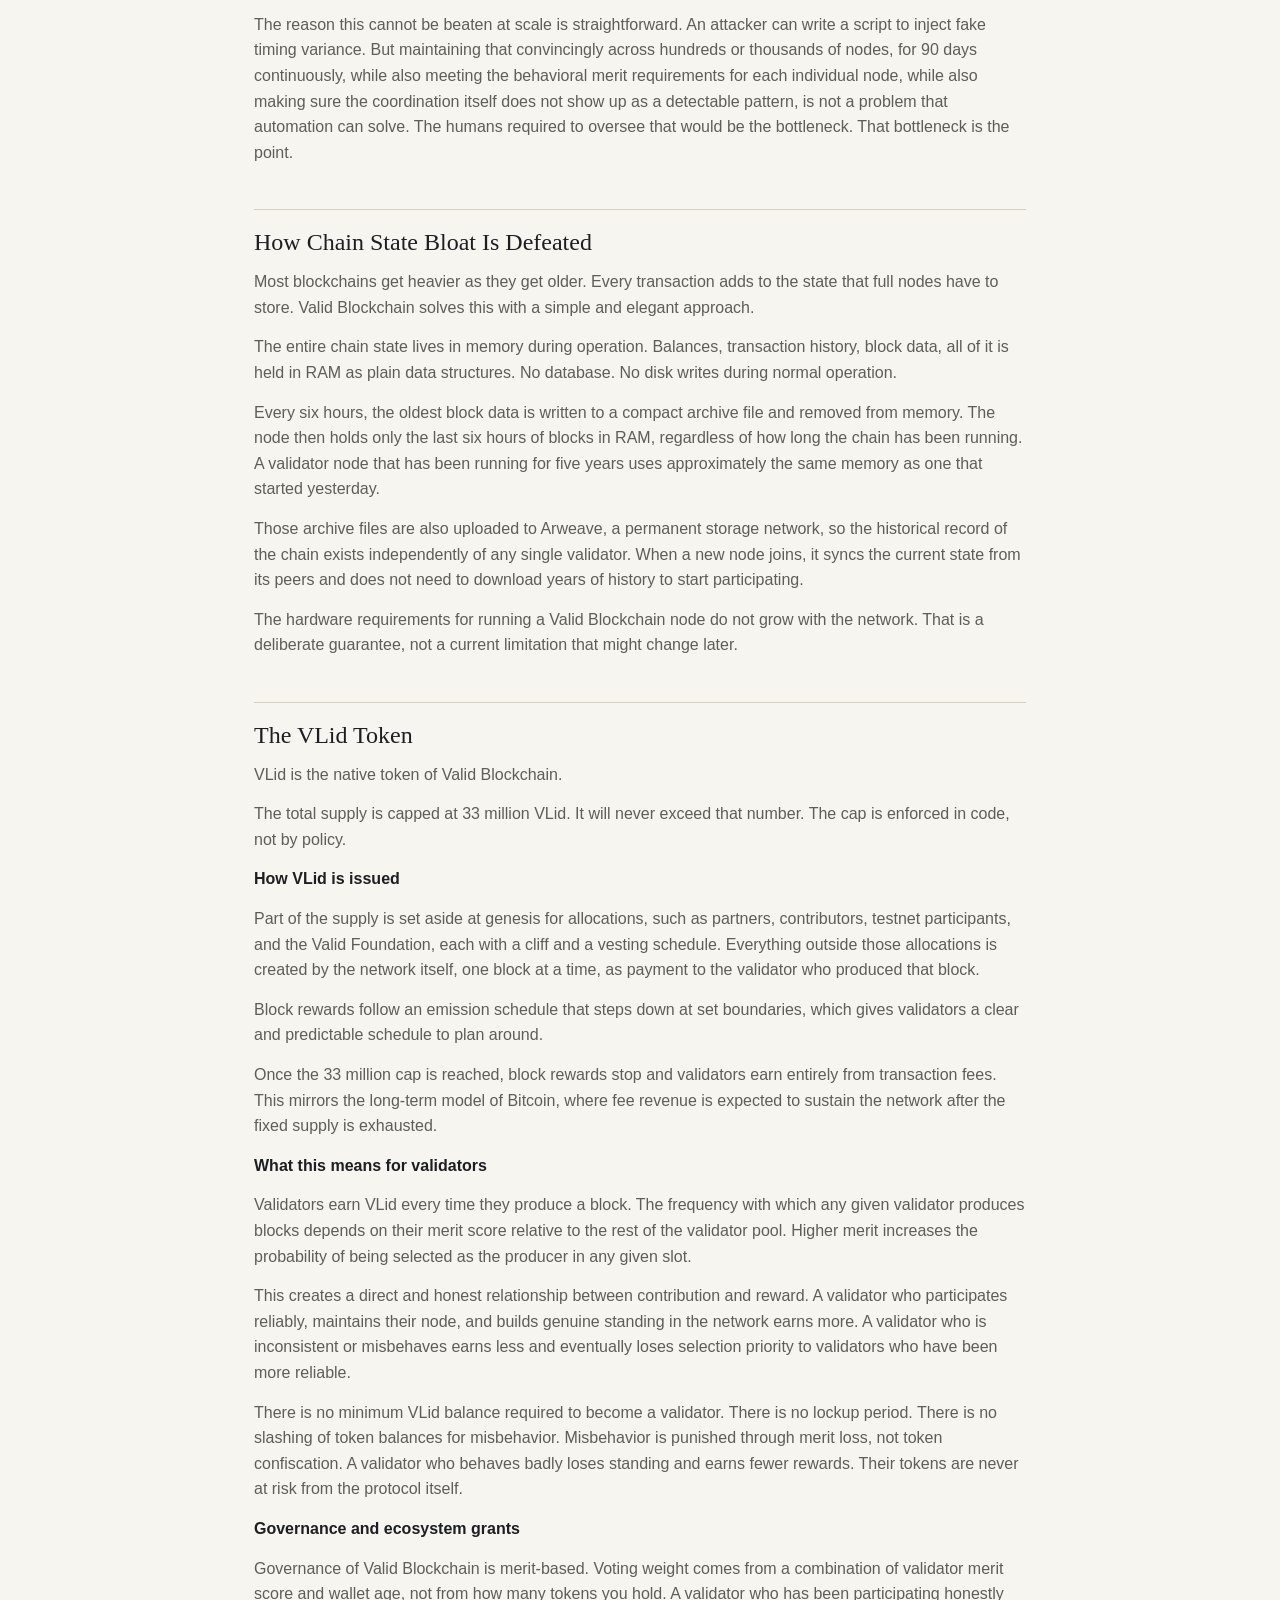
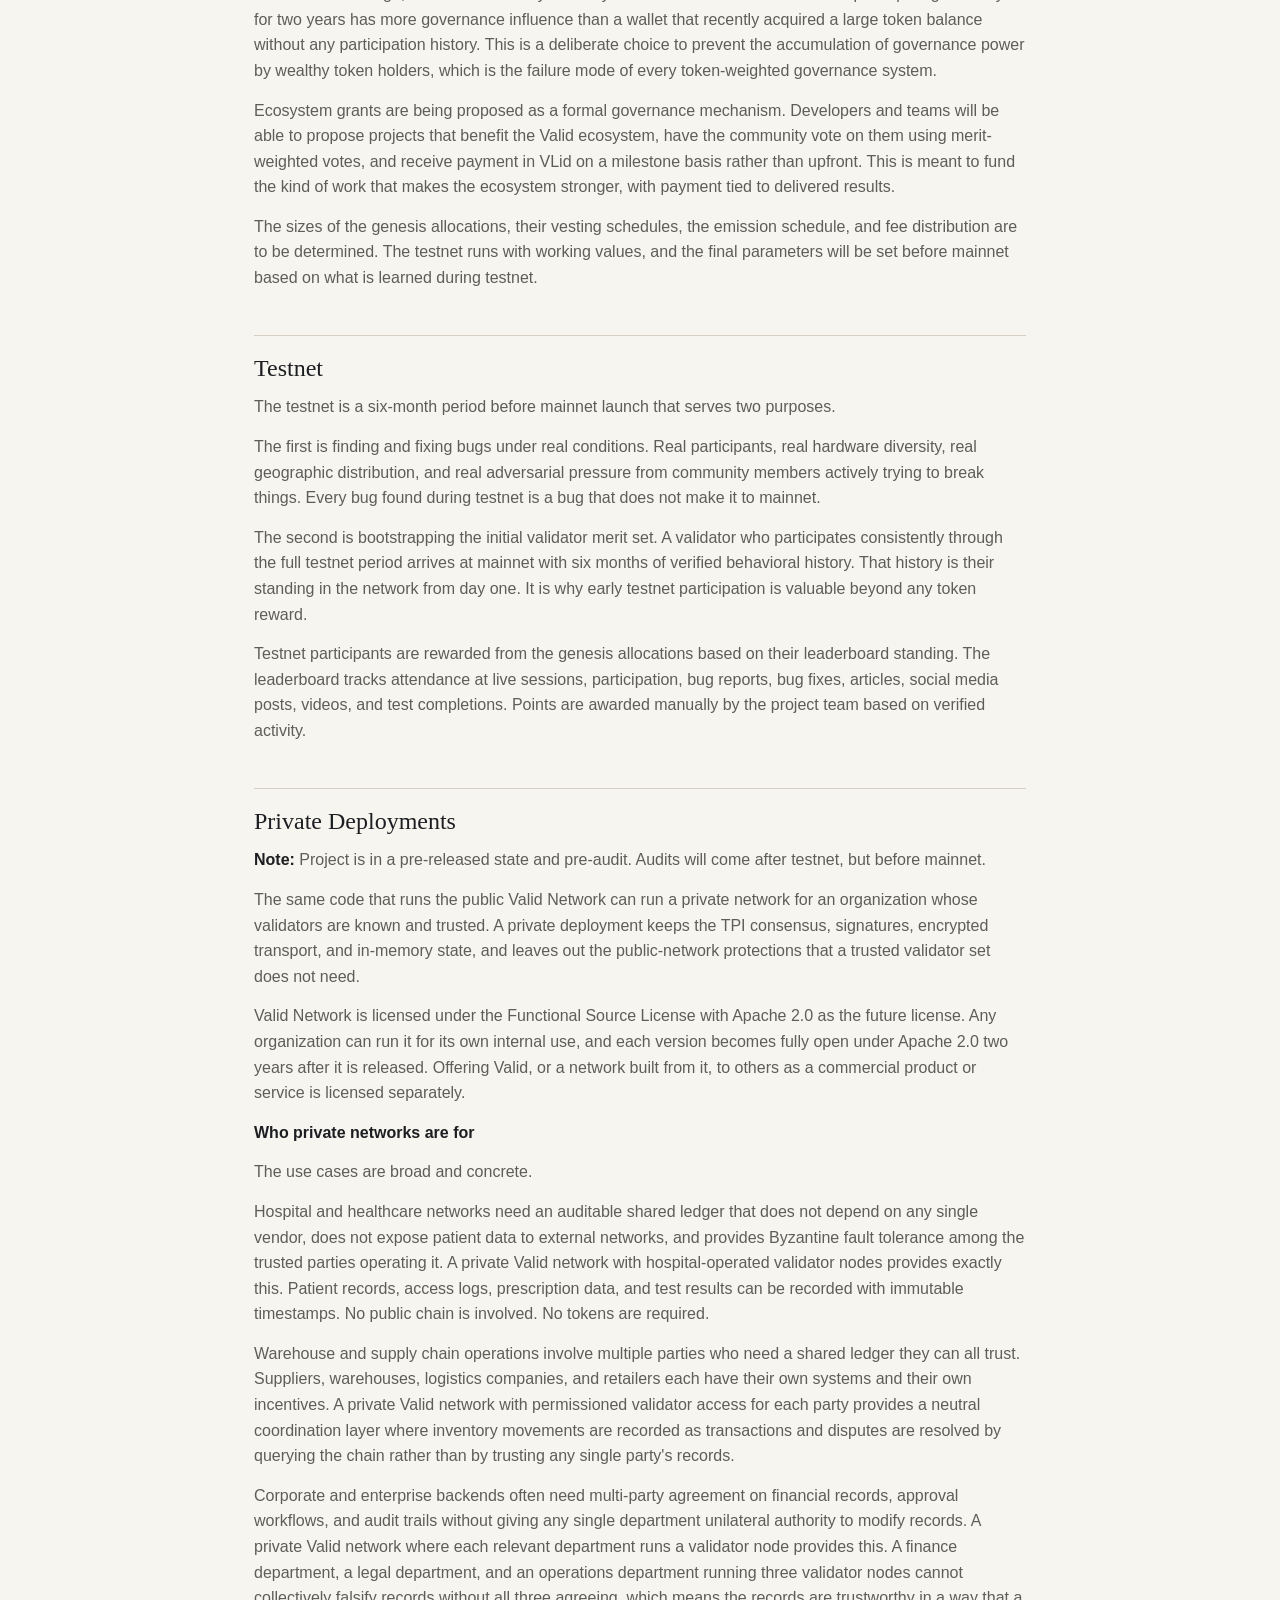
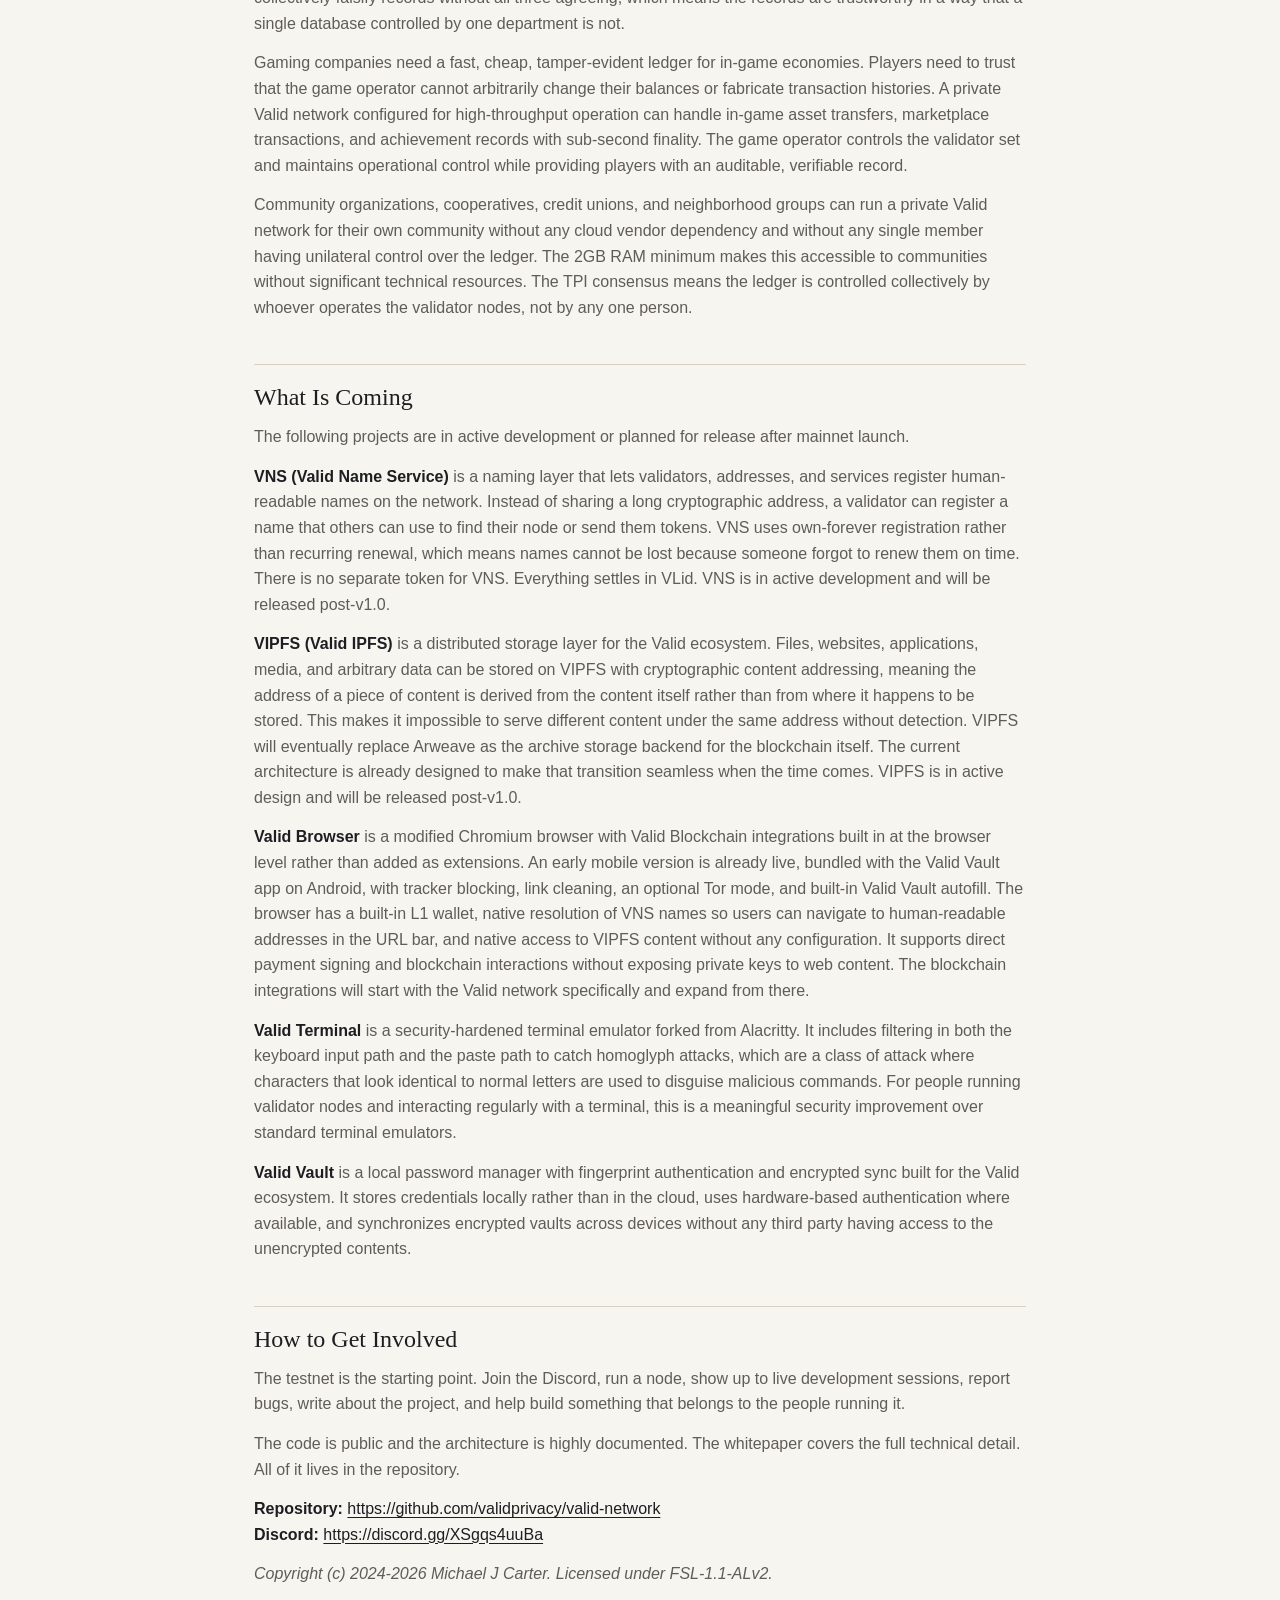
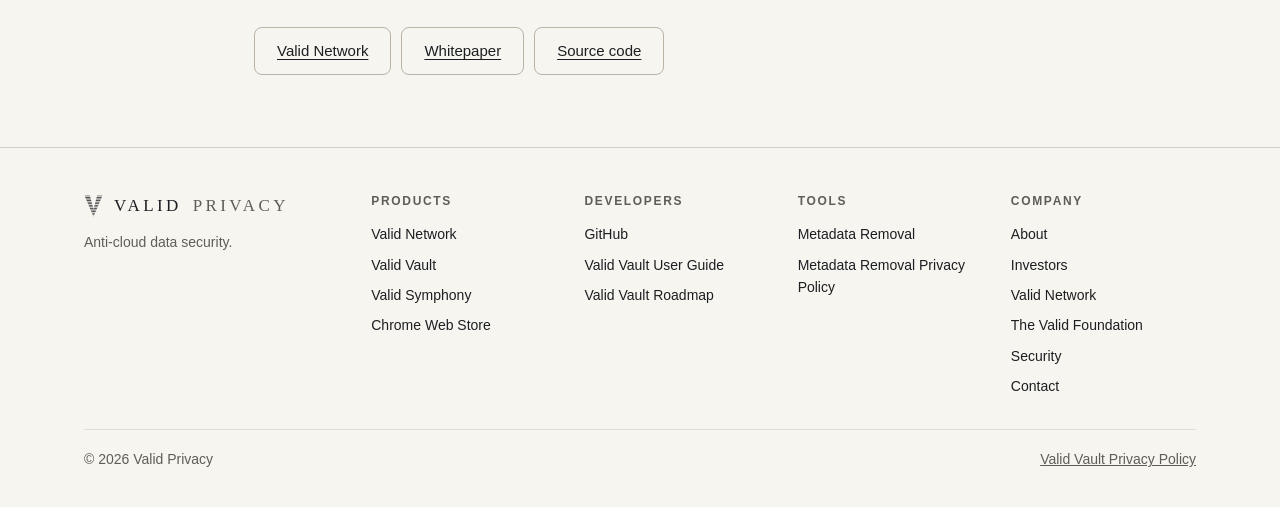
<file: network-litepaper.html>
<!doctype html>
<html lang="en">
<head>
<meta charset="utf-8">
<meta name="viewport" content="width=device-width, initial-scale=1">
<title>Valid Network Litepaper | Valid Privacy</title>
<meta name="description" content="A plain language guide to Valid Network.">
<link rel="canonical" href="https://validprivacy.github.io/network-litepaper.html">
<meta property="og:type" content="website">
<meta property="og:site_name" content="Valid Privacy">
<meta property="og:title" content="Valid Network Litepaper | Valid Privacy">
<meta property="og:description" content="A plain language guide to Valid Network.">
<meta property="og:url" content="https://validprivacy.github.io/network-litepaper.html">
<meta name="color-scheme" content="light dark">
<link rel="icon" href="favicon.ico" sizes="any">
<link rel="icon" type="image/png" sizes="192x192" href="favicon-192.png">
<link rel="icon" type="image/png" sizes="96x96" href="favicon-96.png">
<link rel="icon" type="image/png" sizes="48x48" href="favicon-48.png">
<link rel="icon" type="image/png" sizes="32x32" href="favicon-32.png">
<link rel="apple-touch-icon" href="apple-touch-icon.png">
<link rel="stylesheet" href="site.css">
<script>try{if(localStorage.getItem('valid-theme')==='dark')document.documentElement.setAttribute('data-theme','dark')}catch(e){}</script>
</head>
<body>
<svg width="0" height="0" style="position:absolute" aria-hidden="true"><defs><linearGradient id="vv-mark-fill" x1="0" y1="0" x2="1" y2="1"><stop offset="0" style="stop-color: var(--mark-1)"/><stop offset="1" style="stop-color: var(--mark-2)"/></linearGradient><clipPath id="vv-mark-clip"><path d="M4,4 L104,4 L171,262 L238,4 L338,4 L171,399 Z"/></clipPath><mask id="vv-mark-mask"><g fill="#fff"><rect x="0" y="8.00" width="342" height="14.44"/><rect x="0" y="36.89" width="342" height="14.44"/><rect x="0" y="65.78" width="342" height="14.44"/><rect x="0" y="94.67" width="342" height="14.44"/><rect x="0" y="123.56" width="342" height="14.44"/><rect x="0" y="152.44" width="342" height="14.44"/><rect x="0" y="181.33" width="342" height="14.44"/><rect x="0" y="210.22" width="342" height="14.44"/><rect x="0" y="239.11" width="342" height="14.44"/><rect x="0" y="268.00" width="342" height="14.44"/><rect x="0" y="296.89" width="342" height="14.44"/><rect x="0" y="325.78" width="342" height="14.44"/><rect x="0" y="354.67" width="342" height="14.44"/><rect x="0" y="383.56" width="342" height="14.44"/></g></mask></defs><symbol id="vv-mark" viewBox="0 0 342 403"><g clip-path="url(#vv-mark-clip)"><rect width="342" height="403" fill="url(#vv-mark-fill)" mask="url(#vv-mark-mask)"/></g></symbol></svg>
<a class="skip" href="#main">Skip to content</a>
<header class="site-head">
  <div class="wrap head-row">
    <a class="brand" href="index.html" aria-label="Valid Privacy home"><svg viewBox="0 0 342 403" aria-hidden="true"><use href="#vv-mark"/></svg>VALID <span class="brand-sub">PRIVACY</span></a>
    <nav class="tabs" aria-label="Main"><details class="menu current"><summary>Valid Network<svg viewBox="0 0 12 12" aria-hidden="true"><path d="M2.5 4.5 6 8l3.5-3.5"/></svg></summary><div class="menu-list"><a href="network.html">Overview</a><a href="network-whitepaper.html">Whitepaper</a><a href="network-litepaper.html" aria-current="page">Litepaper</a><a href="network.html#privacy">Network Privacy</a><a href="https://github.com/validprivacy/valid-network" target="_blank" rel="noopener">Source Code</a></div></details><details class="menu"><summary>Valid Vault<svg viewBox="0 0 12 12" aria-hidden="true"><path d="M2.5 4.5 6 8l3.5-3.5"/></svg></summary><div class="menu-list"><a href="vault.html">Overview</a><a href="vault-guide.html">User Guide</a><a href="vault-privacy.html">Privacy Policy</a><a href="https://chromewebstore.google.com/detail/valid-vault-password-mana/fkpfaemmphmakebhejhaegjgcnieeoab" target="_blank" rel="noopener">Chrome Web Store</a><a href="https://github.com/validprivacy/valid-vault" target="_blank" rel="noopener">Source Code</a></div></details><details class="menu"><summary>Valid Symphony<svg viewBox="0 0 12 12" aria-hidden="true"><path d="M2.5 4.5 6 8l3.5-3.5"/></svg></summary><div class="menu-list"><a href="symphony.html">Overview</a><a href="symphony.html#principles">Principles</a><a href="https://github.com/validprivacy/valid-symphony" target="_blank" rel="noopener">Source Code</a></div></details><details class="menu"><summary>Company<svg viewBox="0 0 12 12" aria-hidden="true"><path d="M2.5 4.5 6 8l3.5-3.5"/></svg></summary><div class="menu-list"><a href="company.html">About</a><a href="company.html#security">Security</a><a href="company.html#contact">Contact</a></div></details><details class="menu"><summary>Investors<svg viewBox="0 0 12 12" aria-hidden="true"><path d="M2.5 4.5 6 8l3.5-3.5"/></svg></summary><div class="menu-list"><a href="investors.html">Overview</a><a href="investors.html#vault">Valid Vault Enterprise</a><a href="investors.html#documents">Investor Documents</a></div></details><details class="menu"><summary>Tools<svg viewBox="0 0 12 12" aria-hidden="true"><path d="M2.5 4.5 6 8l3.5-3.5"/></svg></summary><div class="menu-list"><a href="metadata-removal.html">Metadata Removal</a><a href="metadata-removal-privacy.html">Metadata Removal Privacy Policy</a><a href="https://github.com/validprivacy/metadata-removal" target="_blank" rel="noopener">Metadata Removal Source Code</a></div></details></nav>
    <button class="icon-btn" type="button" data-theme-toggle aria-label="Switch to night mode" title="Switch between day and night"><span class="when-night"><svg viewBox="0 0 24 24" aria-hidden="true"><path d="M20.5 14.6A8.6 8.6 0 0 1 9.4 3.5a8.6 8.6 0 1 0 11.1 11.1z"/></svg></span><span class="when-day"><svg viewBox="0 0 24 24" aria-hidden="true"><circle cx="12" cy="12" r="4.2"/><path d="M12 2.5v2.2M12 19.3v2.2M4.6 4.6l1.6 1.6M17.8 17.8l1.6 1.6M2.5 12h2.2M19.3 12h2.2M4.6 19.4l1.6-1.6M17.8 6.2l1.6-1.6"/></svg></span></button>
  </div>
</header>
<main id="main">
<div class="wrap doc-page">
<div class="paper">
<h1 id="valid-blockchain-a-plain-language-guide">Valid Blockchain: A Plain Language Guide</h1>
<p><strong>Author:</strong> Michael J Carter<br />
<strong>Version:</strong> 1.0<br />
<strong>Date:</strong> August 27, 2026<br />
<strong>Website:</strong> <a href="https://validprivacy.github.io/network.html" target="_blank" rel="noopener">https://validprivacy.github.io/network.html</a><br />
<strong>Repository:</strong> <a href="https://github.com/validprivacy/valid-network" target="_blank" rel="noopener">https://github.com/validprivacy/valid-network</a><br />
<strong>Discord:</strong> <a href="https://discord.gg/XSgqs4uuBa" target="_blank" rel="noopener">https://discord.gg/XSgqs4uuBa</a>  </p>
<hr />
<h2 id="what-is-valid-blockchain">What Is Valid Blockchain?</h2>
<p>Valid Blockchain is a new type of blockchain built from scratch. It does not fork from Ethereum, Bitcoin, or anything else. Every piece of it was written by hand in Rust, with one goal above all others: make it possible for anyone in the world to participate as a validator, regardless of how much money they have or what hardware they are running.</p>
<p>The two ideas at the heart of it are worth understanding before anything else.</p>
<p><strong>Three-Party Integrity (TPI)</strong> is the consensus mechanism that powers Valid Blockchain. Instead of requiring thousands of validators to communicate and vote, TPI selects exactly three validators per block. Each of them independently computes the same block and compares results. If they agree, the block is finalized in under a second. If one of them disagrees, that validator gets penalized. It is fast, it is efficient, and it does not slow down as the network grows.</p>
<p><strong>Zero Footprint</strong> is the philosophy behind how the network handles identity and data. A validator's IP address is never stored. Peer identity is derived from a hash that rotates daily. Certificates are generated in memory and thrown away when the node shuts down. The network is designed so that there is nothing sensitive to steal, because nothing sensitive is ever held.</p>
<hr />
<h2 id="the-problem-valid-blockchain-is-solving">The Problem Valid Blockchain Is Solving</h2>
<p>Bitcoin mining is dominated by a small number of industrial mining operations. Ethereum requires 32 ETH to run a validator, which is a significant financial barrier for most people on Earth. Both of these networks were built with decentralization as a stated goal, but the economic reality is that participation is concentrated in wealthy countries and among people who can afford the entry cost.</p>
<p>Valid Blockchain rejects that model entirely. There is no stake required. There is no specialized hardware required. A Raspberry Pi with 4GB of RAM can run a full validator node. A laptop from the last decade can run a full validator node. Someone in a rural area with a modest internet connection is a first-class participant here, not an afterthought.</p>
<p>The other problem both major networks face is that they get heavier over time. Running a full Bitcoin node requires hundreds of gigabytes of storage. Running a full Ethereum node requires terabytes. The more popular these networks get, the harder it becomes to participate in them. Valid Blockchain solves this by design, not as a future plan. The architecture keeps memory requirements permanently bounded no matter how long the network runs or how many transactions it processes.</p>
<hr />
<h2 id="how-tpi-consensus-works">How TPI Consensus Works</h2>
<p>Every 10 seconds, a new block slot begins. Three validators are selected from the active pool using a seeded hash of the slot number. This selection is random but deterministic, meaning every validator can independently verify who was selected without any communication happening first.</p>
<p>Each of the three selected validators independently builds the next block from the current transaction pool and computes a hash of it. They share those hashes with each other. If all three match, the validator with the highest merit score produces and broadcasts the block. If two of three match, the same thing happens, but the one who submitted a different hash receives a penalty. If none of them agree, a backup validator called the racer steps in and produces the block. If the racer also fails, an empty block is produced on schedule so the chain never stalls.</p>
<p>The reason this works without slowing down as the network grows is that the consensus round is always between exactly three validators. Selecting who those three are is a local computation that each node runs independently. Adding a thousand more validators to the pool does not add any communication overhead to the process. It just makes the selection harder to predict and harder to manipulate, which makes the network more secure.</p>
<hr />
<h2 id="what-merit-is-and-why-it-matters">What Merit Is and Why It Matters</h2>
<p>Merit is how Valid Blockchain determines who gets to produce blocks and who gets to participate as a validator. It replaces the role that money plays in Proof of Stake systems and that hardware plays in Proof of Work systems. A validator earns merit by showing up consistently and behaving honestly. A validator loses merit by misbehaving or going inactive for extended periods.</p>
<p>There are two kinds of merit that work together.</p>
<p><strong>Validator merit</strong> is earned by participating correctly in the TPI consensus process. Producing correct blocks, agreeing with the consensus outcome, and serving as a reliable backup when called upon all build validator merit. Submitting a wrong hash or failing to respond when selected reduces it.</p>
<p><strong>Behavioral merit</strong> is earned by being a genuine, active participant over time. This includes keeping your node online consistently, having a wallet with real transaction history, and contributing to the network in ways that automated scripts cannot convincingly fake over a long period.</p>
<p>The reason merit decay exists is important to understand. Without decay, someone could run a node aggressively for a month, accumulate a large merit score, and then coast indefinitely without contributing anything. Even worse, an attacker could spin up thousands of fake nodes, run them hard for a short period, and then use that stored merit to attack the network later. Decay prevents this. Merit erodes continuously without active participation, which means the only way to maintain standing is to genuinely keep participating. No one can stockpile merit as a weapon.</p>
<hr />
<h2 id="how-valid-blockchain-resists-sybil-attacks">How Valid Blockchain Resists Sybil Attacks</h2>
<p>A Sybil attack is when a single person or organization creates many fake identities to gain disproportionate control over a network. This is the fundamental adversarial problem that every permissionless blockchain has to address.</p>
<p>Bitcoin and Ethereum address it through cost. Bitcoin makes it expensive in electricity and hardware. Ethereum makes it expensive in token value. Valid Blockchain addresses it through time and behavior, which are fundamentally different because they cannot be purchased.</p>
<p>The system works in layers.</p>
<p>The first layer is a 90-day observation period. Every new node enters an observer pool when it connects. Observer nodes can see the network and participate in gossip, but they cannot produce blocks. After 90 days of demonstrated honest behavior, a node becomes eligible for promotion to the validator pool. There is no way to skip this period. Time is the cost.</p>
<p>The second layer is the one-IP-per-identity rule. Two nodes sharing the same public IP address are treated as a single node. Someone trying to run ten fake validators from one machine gets one validator's worth of influence.</p>
<p>The third layer is heartbeat correlation detection. This is where the system gets genuinely novel. When blocks are broadcast across the network, every peer receives them at slightly different times based on physical distance, network routing, and hardware speed. Legitimate validators scattered across different locations and different hardware show natural variation in their response timing. Fake nodes running on the same server or the same data center receive broadcasts within microseconds of each other because they share the same network connection.</p>
<p>The system measures these timing patterns continuously during the 90-day observation window. A group of nodes that consistently respond to network events at nearly identical times, even with artificial randomness injected, produces a statistical signature that is distinguishable from genuine distributed behavior. Those nodes get flagged as co-located and receive a merit penalty that takes years of clean behavior to recover from.</p>
<p>The reason this cannot be beaten at scale is straightforward. An attacker can write a script to inject fake timing variance. But maintaining that convincingly across hundreds or thousands of nodes, for 90 days continuously, while also meeting the behavioral merit requirements for each individual node, while also making sure the coordination itself does not show up as a detectable pattern, is not a problem that automation can solve. The humans required to oversee that would be the bottleneck. That bottleneck is the point.</p>
<hr />
<h2 id="how-chain-state-bloat-is-defeated">How Chain State Bloat Is Defeated</h2>
<p>Most blockchains get heavier as they get older. Every transaction adds to the state that full nodes have to store. Valid Blockchain solves this with a simple and elegant approach.</p>
<p>The entire chain state lives in memory during operation. Balances, transaction history, block data, all of it is held in RAM as plain data structures. No database. No disk writes during normal operation.</p>
<p>Every six hours, the oldest block data is written to a compact archive file and removed from memory. The node then holds only the last six hours of blocks in RAM, regardless of how long the chain has been running. A validator node that has been running for five years uses approximately the same memory as one that started yesterday.</p>
<p>Those archive files are also uploaded to Arweave, a permanent storage network, so the historical record of the chain exists independently of any single validator. When a new node joins, it syncs the current state from its peers and does not need to download years of history to start participating.</p>
<p>The hardware requirements for running a Valid Blockchain node do not grow with the network. That is a deliberate guarantee, not a current limitation that might change later.</p>
<hr />
<h2 id="the-vlid-token">The VLid Token</h2>
<p>VLid is the native token of Valid Blockchain.</p>
<p>The total supply is capped at 33 million VLid. It will never exceed that number. The cap is enforced in code, not by policy.</p>
<p><strong>How VLid is issued</strong></p>
<p>Part of the supply is set aside at genesis for allocations, such as partners, contributors, testnet participants, and the Valid Foundation, each with a cliff and a vesting schedule. Everything outside those allocations is created by the network itself, one block at a time, as payment to the validator who produced that block.</p>
<p>Block rewards follow an emission schedule that steps down at set boundaries, which gives validators a clear and predictable schedule to plan around.</p>
<p>Once the 33 million cap is reached, block rewards stop and validators earn entirely from transaction fees. This mirrors the long-term model of Bitcoin, where fee revenue is expected to sustain the network after the fixed supply is exhausted.</p>
<p><strong>What this means for validators</strong></p>
<p>Validators earn VLid every time they produce a block. The frequency with which any given validator produces blocks depends on their merit score relative to the rest of the validator pool. Higher merit increases the probability of being selected as the producer in any given slot.</p>
<p>This creates a direct and honest relationship between contribution and reward. A validator who participates reliably, maintains their node, and builds genuine standing in the network earns more. A validator who is inconsistent or misbehaves earns less and eventually loses selection priority to validators who have been more reliable.</p>
<p>There is no minimum VLid balance required to become a validator. There is no lockup period. There is no slashing of token balances for misbehavior. Misbehavior is punished through merit loss, not token confiscation. A validator who behaves badly loses standing and earns fewer rewards. Their tokens are never at risk from the protocol itself.</p>
<p><strong>Governance and ecosystem grants</strong></p>
<p>Governance of Valid Blockchain is merit-based. Voting weight comes from a combination of validator merit score and wallet age, not from how many tokens you hold. A validator who has been participating honestly for two years has more governance influence than a wallet that recently acquired a large token balance without any participation history. This is a deliberate choice to prevent the accumulation of governance power by wealthy token holders, which is the failure mode of every token-weighted governance system.</p>
<p>Ecosystem grants are being proposed as a formal governance mechanism. Developers and teams will be able to propose projects that benefit the Valid ecosystem, have the community vote on them using merit-weighted votes, and receive payment in VLid on a milestone basis rather than upfront. This is meant to fund the kind of work that makes the ecosystem stronger, with payment tied to delivered results.</p>
<p>The sizes of the genesis allocations, their vesting schedules, the emission schedule, and fee distribution are to be determined. The testnet runs with working values, and the final parameters will be set before mainnet based on what is learned during testnet.</p>
<hr />
<h2 id="testnet">Testnet</h2>
<p>The testnet is a six-month period before mainnet launch that serves two purposes.</p>
<p>The first is finding and fixing bugs under real conditions. Real participants, real hardware diversity, real geographic distribution, and real adversarial pressure from community members actively trying to break things. Every bug found during testnet is a bug that does not make it to mainnet.</p>
<p>The second is bootstrapping the initial validator merit set. A validator who participates consistently through the full testnet period arrives at mainnet with six months of verified behavioral history. That history is their standing in the network from day one. It is why early testnet participation is valuable beyond any token reward.</p>
<p>Testnet participants are rewarded from the genesis allocations based on their leaderboard standing. The leaderboard tracks attendance at live sessions, participation, bug reports, bug fixes, articles, social media posts, videos, and test completions. Points are awarded manually by the project team based on verified activity.</p>
<hr />
<h2 id="private-deployments">Private Deployments</h2>
<p><strong>Note:</strong> Project is in a pre-released state and pre-audit. Audits will come after testnet, but before mainnet.</p>
<p>The same code that runs the public Valid Network can run a private network for an organization whose validators are known and trusted. A private deployment keeps the TPI consensus, signatures, encrypted transport, and in-memory state, and leaves out the public-network protections that a trusted validator set does not need.</p>
<p>Valid Network is licensed under the Functional Source License with Apache 2.0 as the future license. Any organization can run it for its own internal use, and each version becomes fully open under Apache 2.0 two years after it is released. Offering Valid, or a network built from it, to others as a commercial product or service is licensed separately.</p>
<p><strong>Who private networks are for</strong></p>
<p>The use cases are broad and concrete.</p>
<p>Hospital and healthcare networks need an auditable shared ledger that does not depend on any single vendor, does not expose patient data to external networks, and provides Byzantine fault tolerance among the trusted parties operating it. A private Valid network with hospital-operated validator nodes provides exactly this. Patient records, access logs, prescription data, and test results can be recorded with immutable timestamps. No public chain is involved. No tokens are required.</p>
<p>Warehouse and supply chain operations involve multiple parties who need a shared ledger they can all trust. Suppliers, warehouses, logistics companies, and retailers each have their own systems and their own incentives. A private Valid network with permissioned validator access for each party provides a neutral coordination layer where inventory movements are recorded as transactions and disputes are resolved by querying the chain rather than by trusting any single party's records.</p>
<p>Corporate and enterprise backends often need multi-party agreement on financial records, approval workflows, and audit trails without giving any single department unilateral authority to modify records. A private Valid network where each relevant department runs a validator node provides this. A finance department, a legal department, and an operations department running three validator nodes cannot collectively falsify records without all three agreeing, which means the records are trustworthy in a way that a single database controlled by one department is not.</p>
<p>Gaming companies need a fast, cheap, tamper-evident ledger for in-game economies. Players need to trust that the game operator cannot arbitrarily change their balances or fabricate transaction histories. A private Valid network configured for high-throughput operation can handle in-game asset transfers, marketplace transactions, and achievement records with sub-second finality. The game operator controls the validator set and maintains operational control while providing players with an auditable, verifiable record.</p>
<p>Community organizations, cooperatives, credit unions, and neighborhood groups can run a private Valid network for their own community without any cloud vendor dependency and without any single member having unilateral control over the ledger. The 2GB RAM minimum makes this accessible to communities without significant technical resources. The TPI consensus means the ledger is controlled collectively by whoever operates the validator nodes, not by any one person.</p>
<hr />
<h2 id="what-is-coming">What Is Coming</h2>
<p>The following projects are in active development or planned for release after mainnet launch.</p>
<p><strong>VNS (Valid Name Service)</strong> is a naming layer that lets validators, addresses, and services register human-readable names on the network. Instead of sharing a long cryptographic address, a validator can register a name that others can use to find their node or send them tokens. VNS uses own-forever registration rather than recurring renewal, which means names cannot be lost because someone forgot to renew them on time. There is no separate token for VNS. Everything settles in VLid. VNS is in active development and will be released post-v1.0.</p>
<p><strong>VIPFS (Valid IPFS)</strong> is a distributed storage layer for the Valid ecosystem. Files, websites, applications, media, and arbitrary data can be stored on VIPFS with cryptographic content addressing, meaning the address of a piece of content is derived from the content itself rather than from where it happens to be stored. This makes it impossible to serve different content under the same address without detection. VIPFS will eventually replace Arweave as the archive storage backend for the blockchain itself. The current architecture is already designed to make that transition seamless when the time comes. VIPFS is in active design and will be released post-v1.0.</p>
<p><strong>Valid Browser</strong> is a modified Chromium browser with Valid Blockchain integrations built in at the browser level rather than added as extensions. An early mobile version is already live, bundled with the Valid Vault app on Android, with tracker blocking, link cleaning, an optional Tor mode, and built-in Valid Vault autofill. The browser has a built-in L1 wallet, native resolution of VNS names so users can navigate to human-readable addresses in the URL bar, and native access to VIPFS content without any configuration. It supports direct payment signing and blockchain interactions without exposing private keys to web content. The blockchain integrations will start with the Valid network specifically and expand from there.</p>
<p><strong>Valid Terminal</strong> is a security-hardened terminal emulator forked from Alacritty. It includes filtering in both the keyboard input path and the paste path to catch homoglyph attacks, which are a class of attack where characters that look identical to normal letters are used to disguise malicious commands. For people running validator nodes and interacting regularly with a terminal, this is a meaningful security improvement over standard terminal emulators.</p>
<p><strong>Valid Vault</strong> is a local password manager with fingerprint authentication and encrypted sync built for the Valid ecosystem. It stores credentials locally rather than in the cloud, uses hardware-based authentication where available, and synchronizes encrypted vaults across devices without any third party having access to the unencrypted contents.</p>
<hr />
<h2 id="how-to-get-involved">How to Get Involved</h2>
<p>The testnet is the starting point. Join the Discord, run a node, show up to live development sessions, report bugs, write about the project, and help build something that belongs to the people running it.</p>
<p>The code is public and the architecture is highly documented. The whitepaper covers the full technical detail. All of it lives in the repository.</p>
<p><strong>Repository:</strong> <a href="https://github.com/validprivacy/valid-network" target="_blank" rel="noopener">https://github.com/validprivacy/valid-network</a><br />
<strong>Discord:</strong> <a href="https://discord.gg/XSgqs4uuBa" target="_blank" rel="noopener">https://discord.gg/XSgqs4uuBa</a></p>
<hr />
<p><em>Copyright (c) 2024-2026 Michael J Carter. Licensed under FSL-1.1-ALv2.</em></p>

</div>
  <div class="doc-links"><a class="btn quiet" href="network.html">Valid Network</a><a class="btn quiet" href="network-whitepaper.html">Whitepaper</a><a class="btn quiet" href="https://github.com/validprivacy/valid-network" target="_blank" rel="noopener">Source code</a></div>
</div>
</main>
<footer class="site-foot">
  <div class="wrap">
    <div class="foot-grid">
      <div>
        <a class="brand" href="index.html"><svg viewBox="0 0 342 403" aria-hidden="true"><use href="#vv-mark"/></svg>VALID <span class="brand-sub">PRIVACY</span></a>
        <p class="foot-note">Anti-cloud data security.</p>
      </div>
      <div>
        <h4>Products</h4>
        <ul><li><a href="network.html">Valid Network</a></li><li><a href="vault.html">Valid Vault</a></li><li><a href="symphony.html">Valid Symphony</a></li><li><a href="https://chromewebstore.google.com/detail/valid-vault-password-mana/fkpfaemmphmakebhejhaegjgcnieeoab" target="_blank" rel="noopener">Chrome Web Store</a></li></ul>
      </div>
      <div>
        <h4>Developers</h4>
        <ul><li><a href="https://github.com/validprivacy" target="_blank" rel="noopener">GitHub</a></li><li><a href="vault-guide.html">Valid Vault User Guide</a></li><li><a href="https://github.com/validprivacy/valid-vault/blob/main/ROADMAP.md" target="_blank" rel="noopener">Valid Vault Roadmap</a></li></ul>
      </div>
      <div>
        <h4>Tools</h4>
        <ul><li><a href="metadata-removal.html">Metadata Removal</a></li><li><a href="metadata-removal-privacy.html">Metadata Removal Privacy Policy</a></li></ul>
      </div>
      <div>
        <h4>Company</h4>
        <ul><li><a href="company.html">About</a></li><li><a href="investors.html">Investors</a></li><li><a href="network.html">Valid Network</a></li><li><a href="network.html#foundation">The Valid Foundation</a></li><li><a href="company.html#security">Security</a></li><li><a href="company.html#contact">Contact</a></li></ul>
      </div>
    </div>
    <div class="foot-base"><span>&copy; 2026 Valid Privacy</span><span><a href="vault-privacy.html">Valid Vault Privacy Policy</a></span></div>
  </div>
</footer>
<script src="site.js"></script>
</body>
</html>
</file>
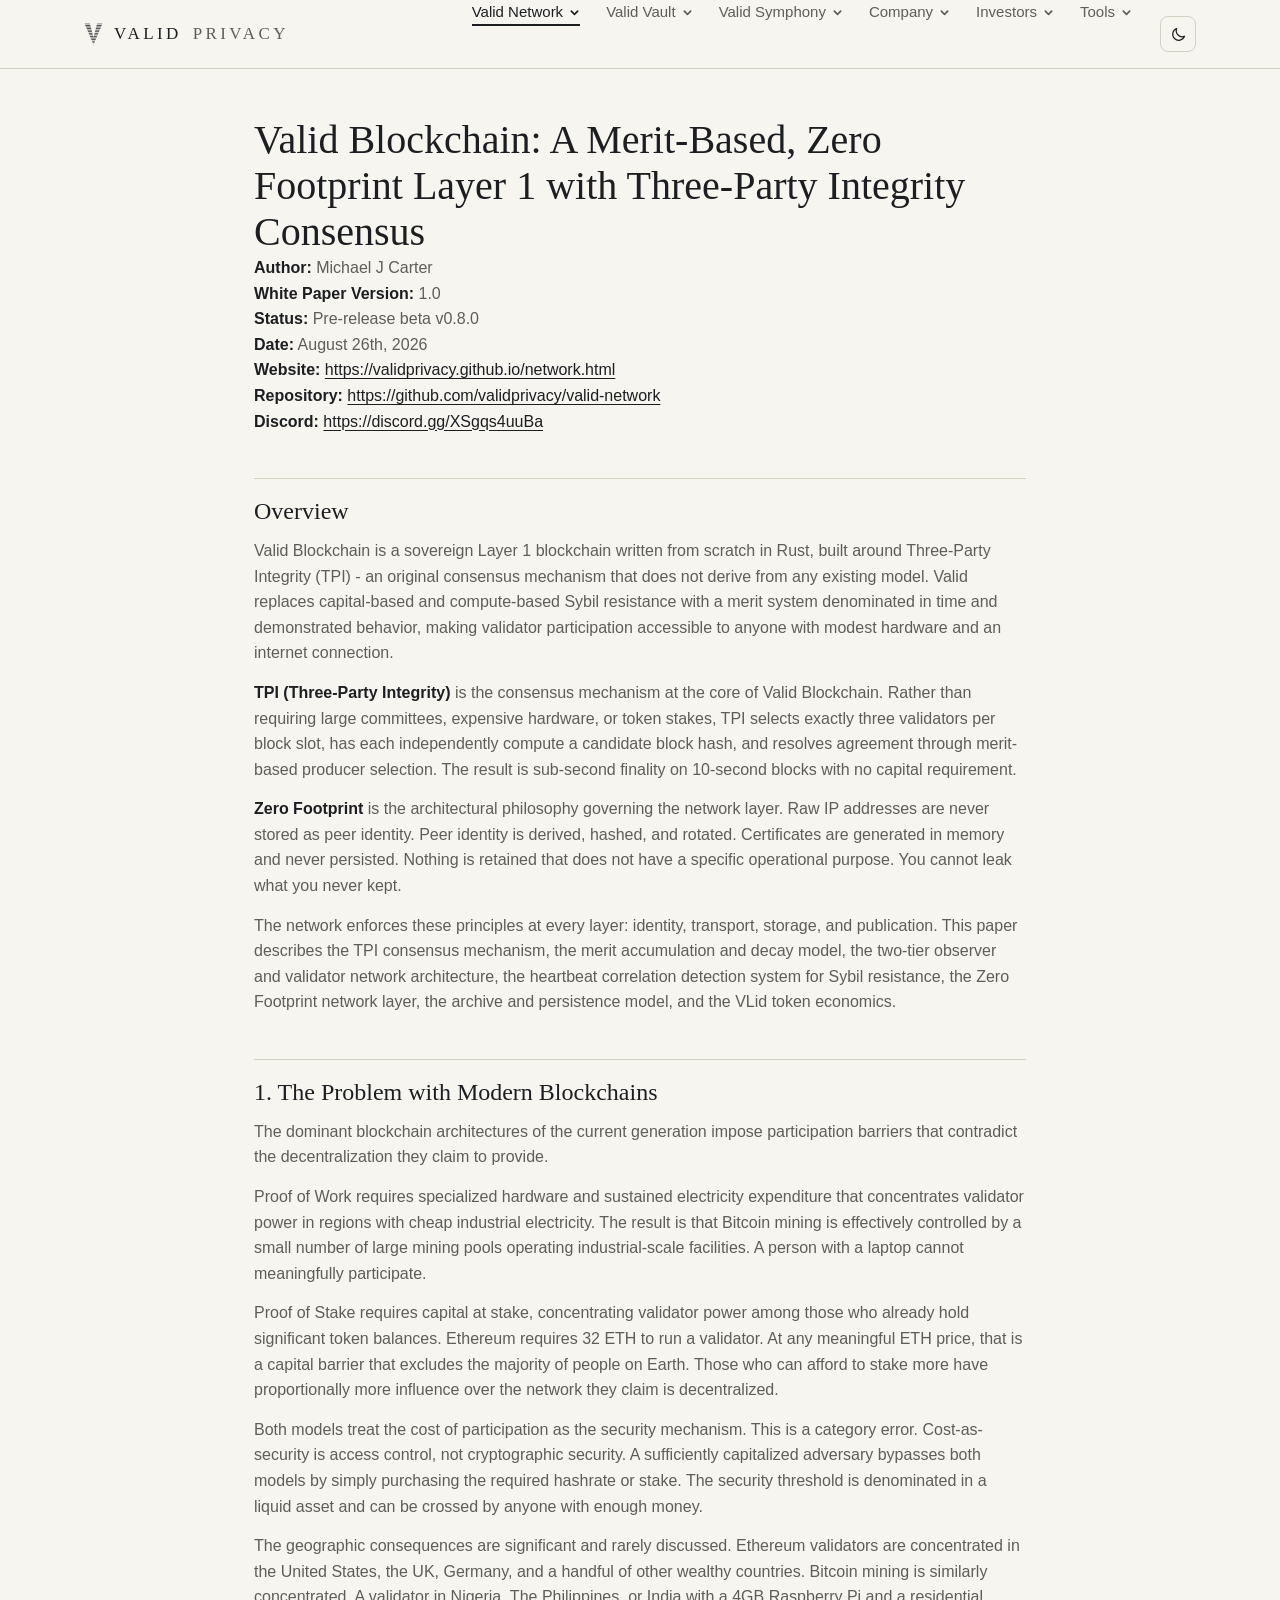
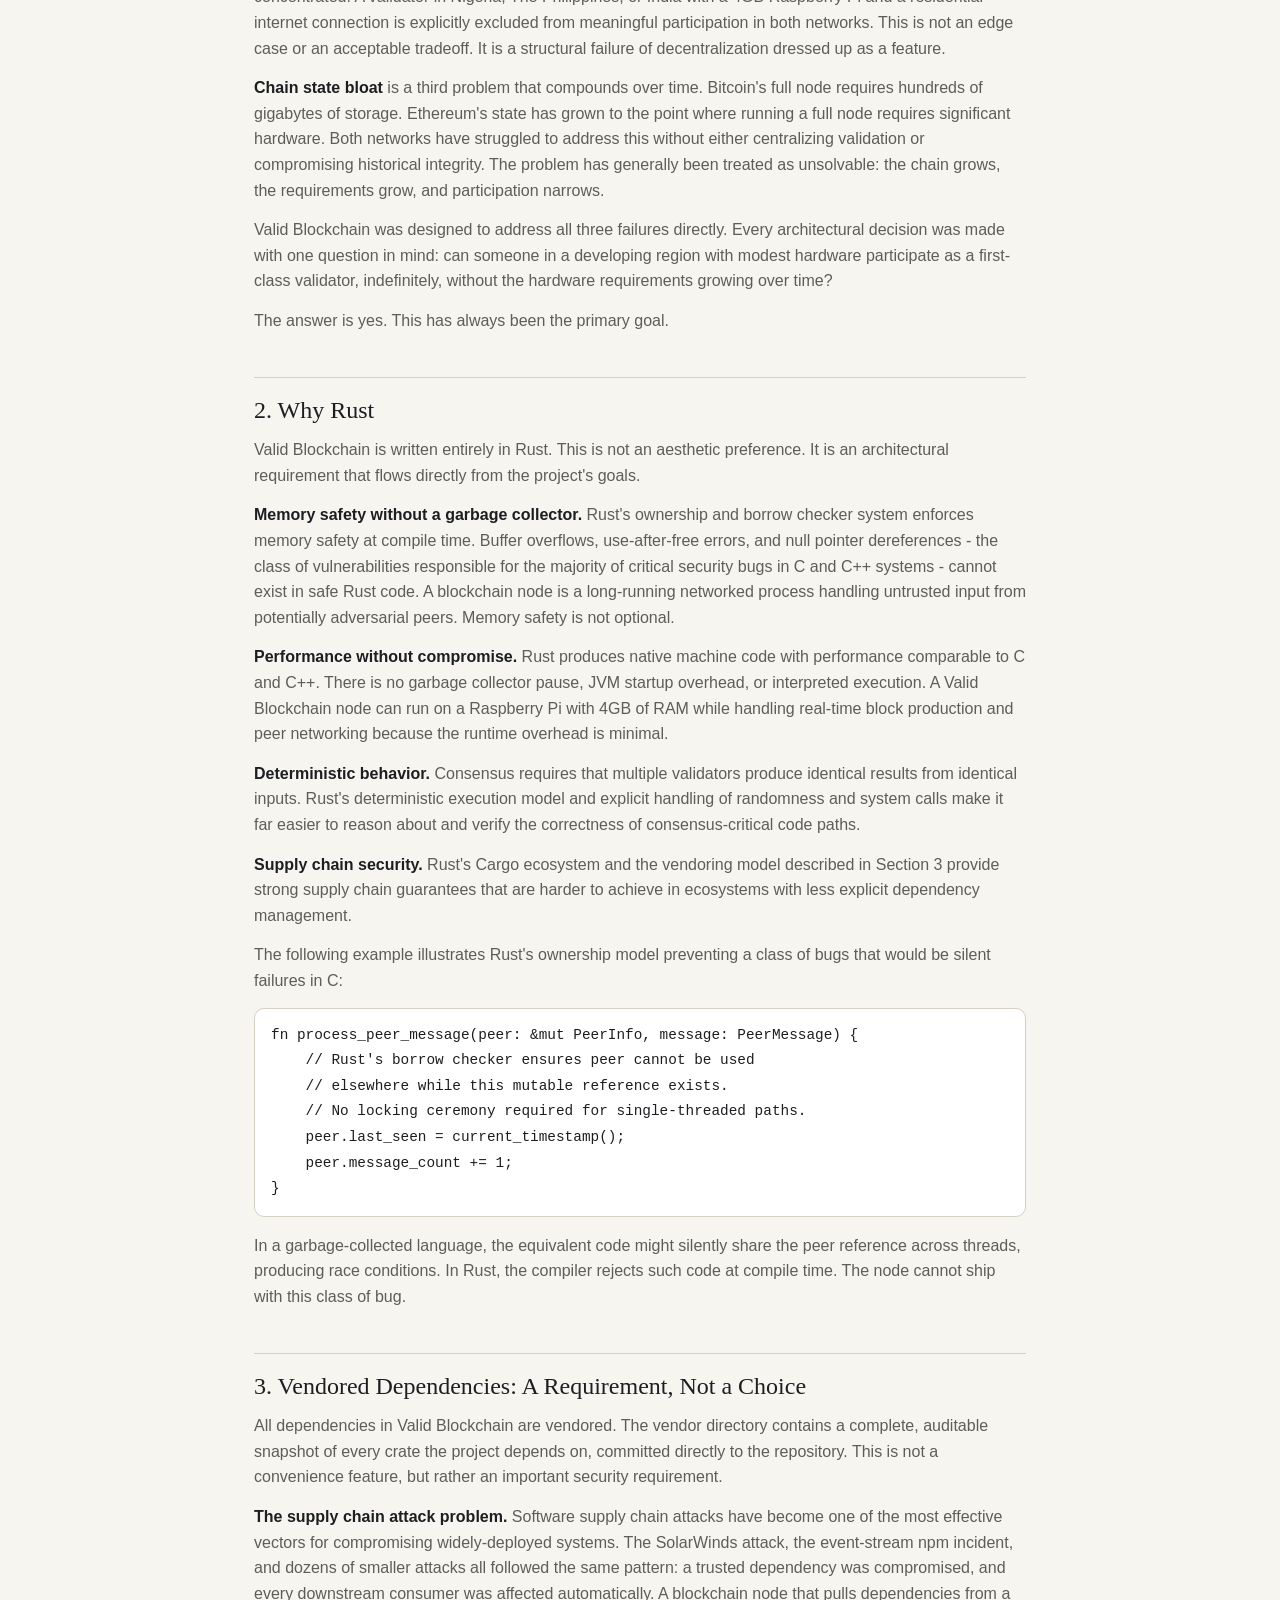
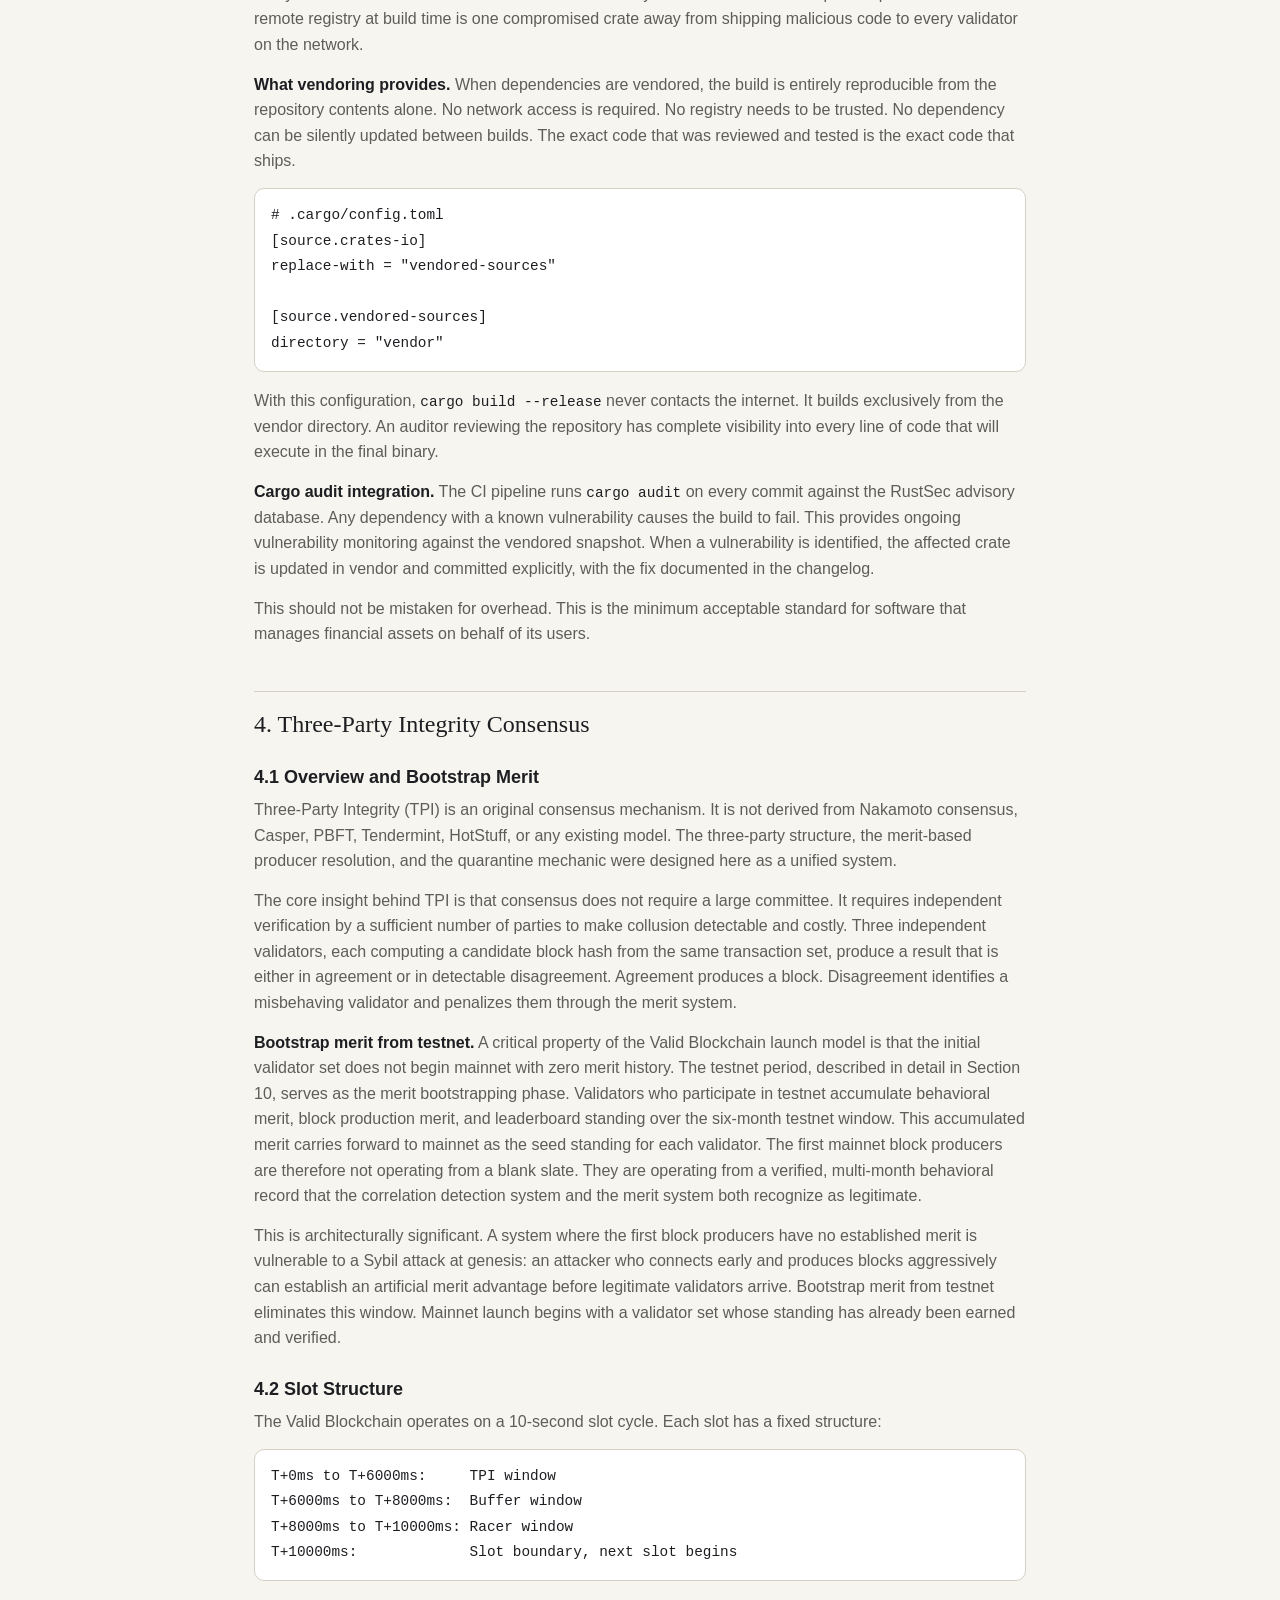
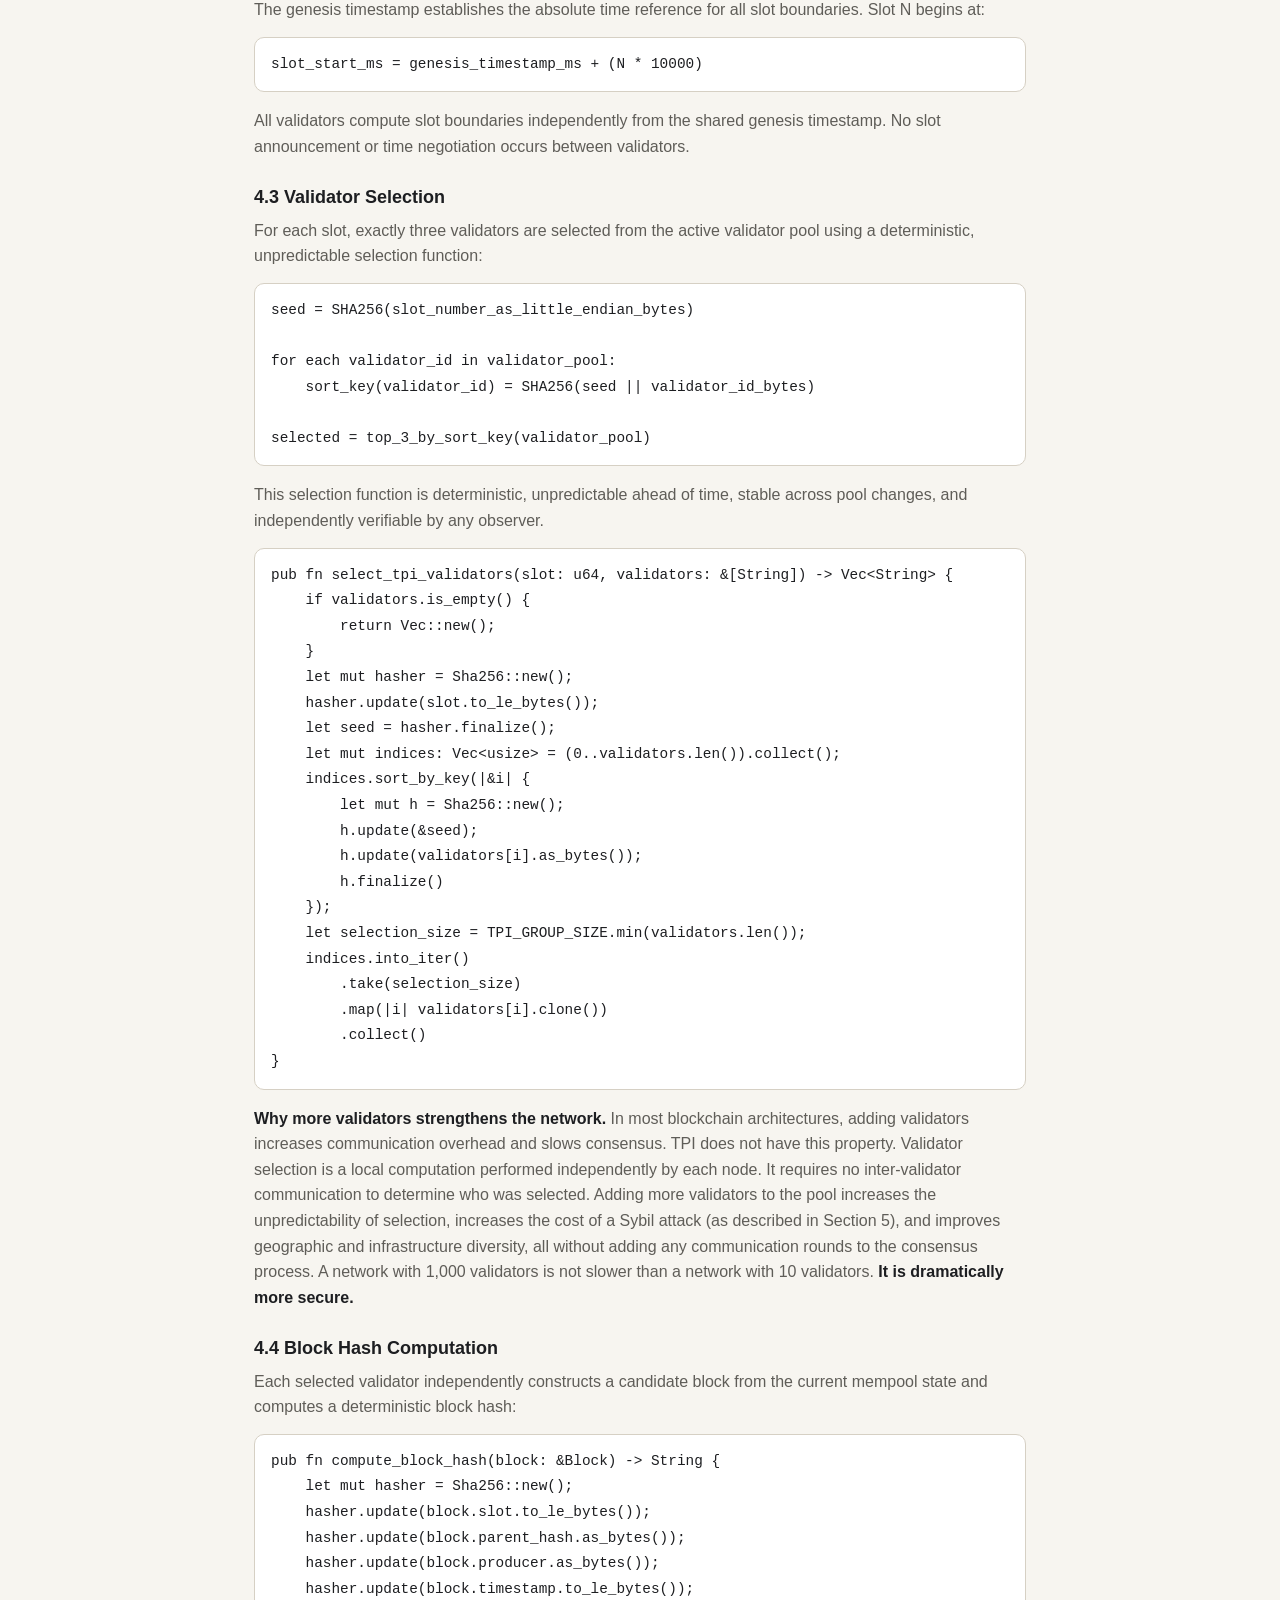
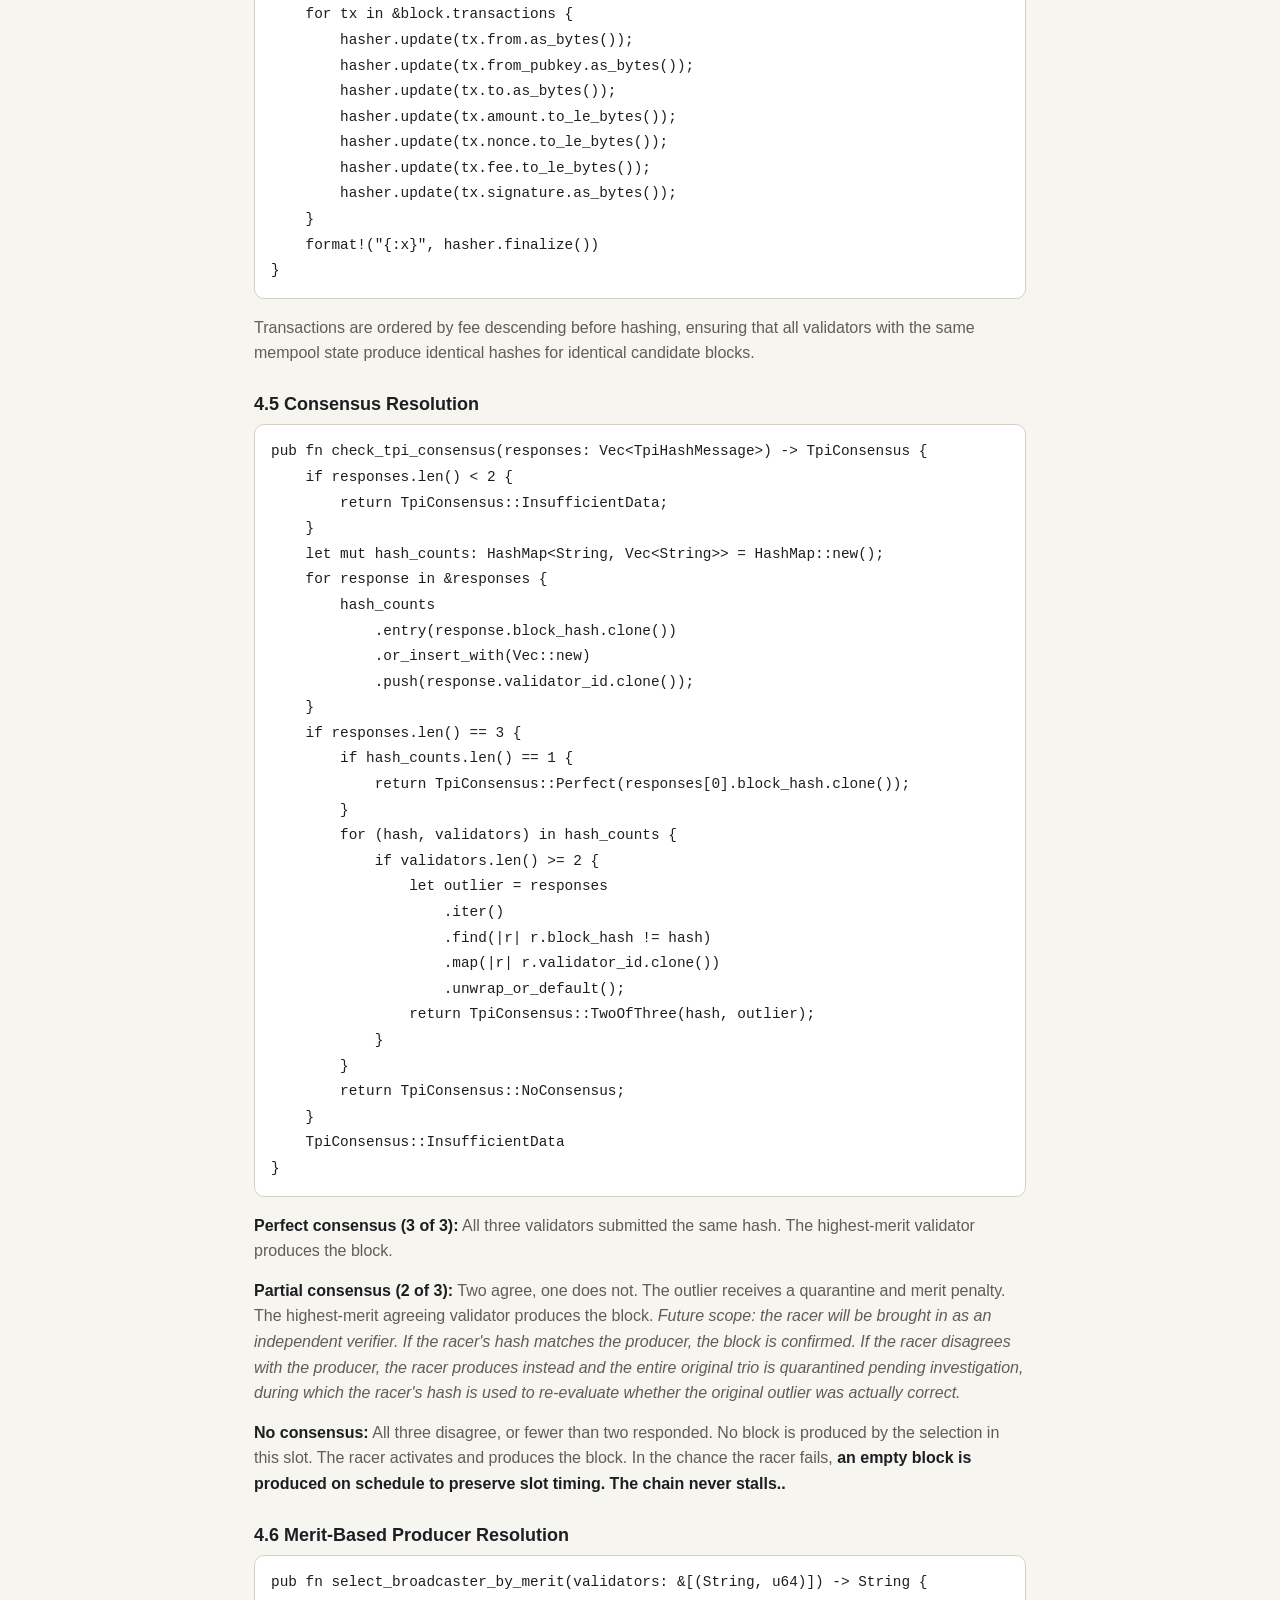
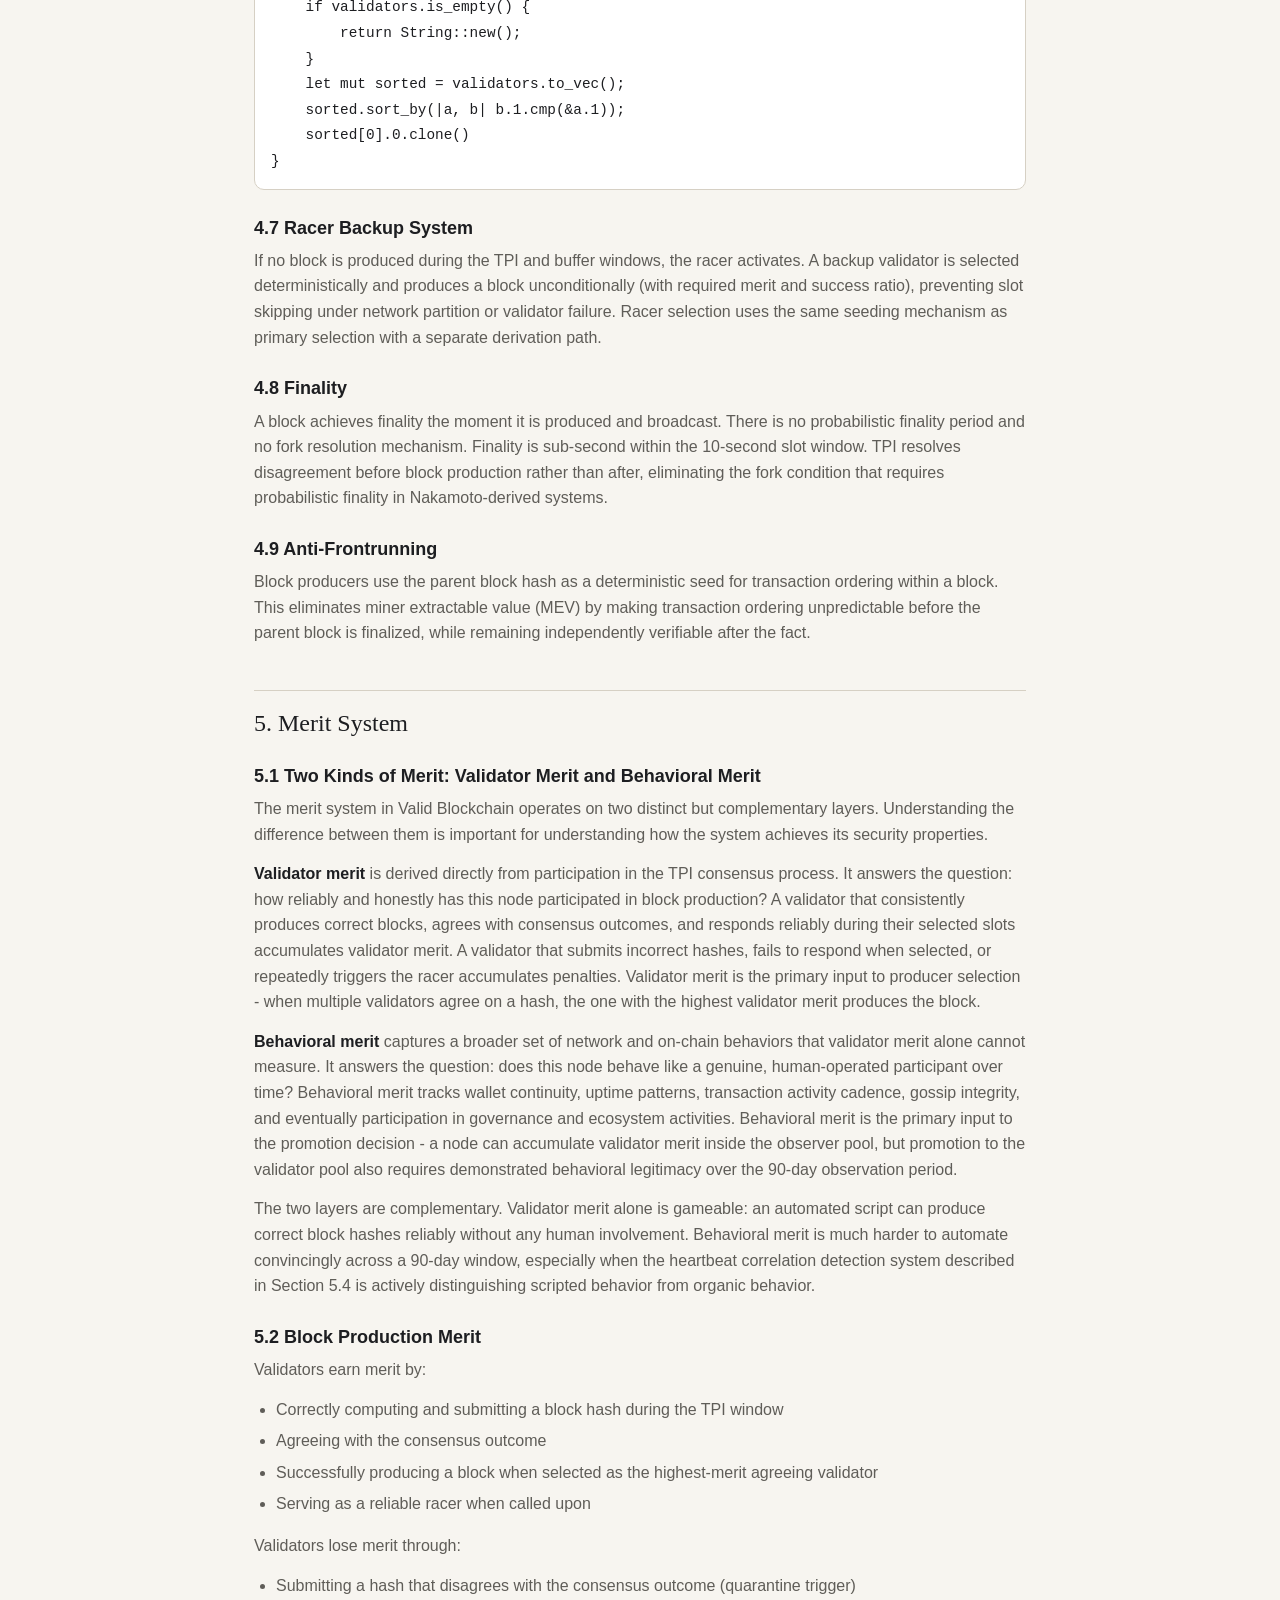
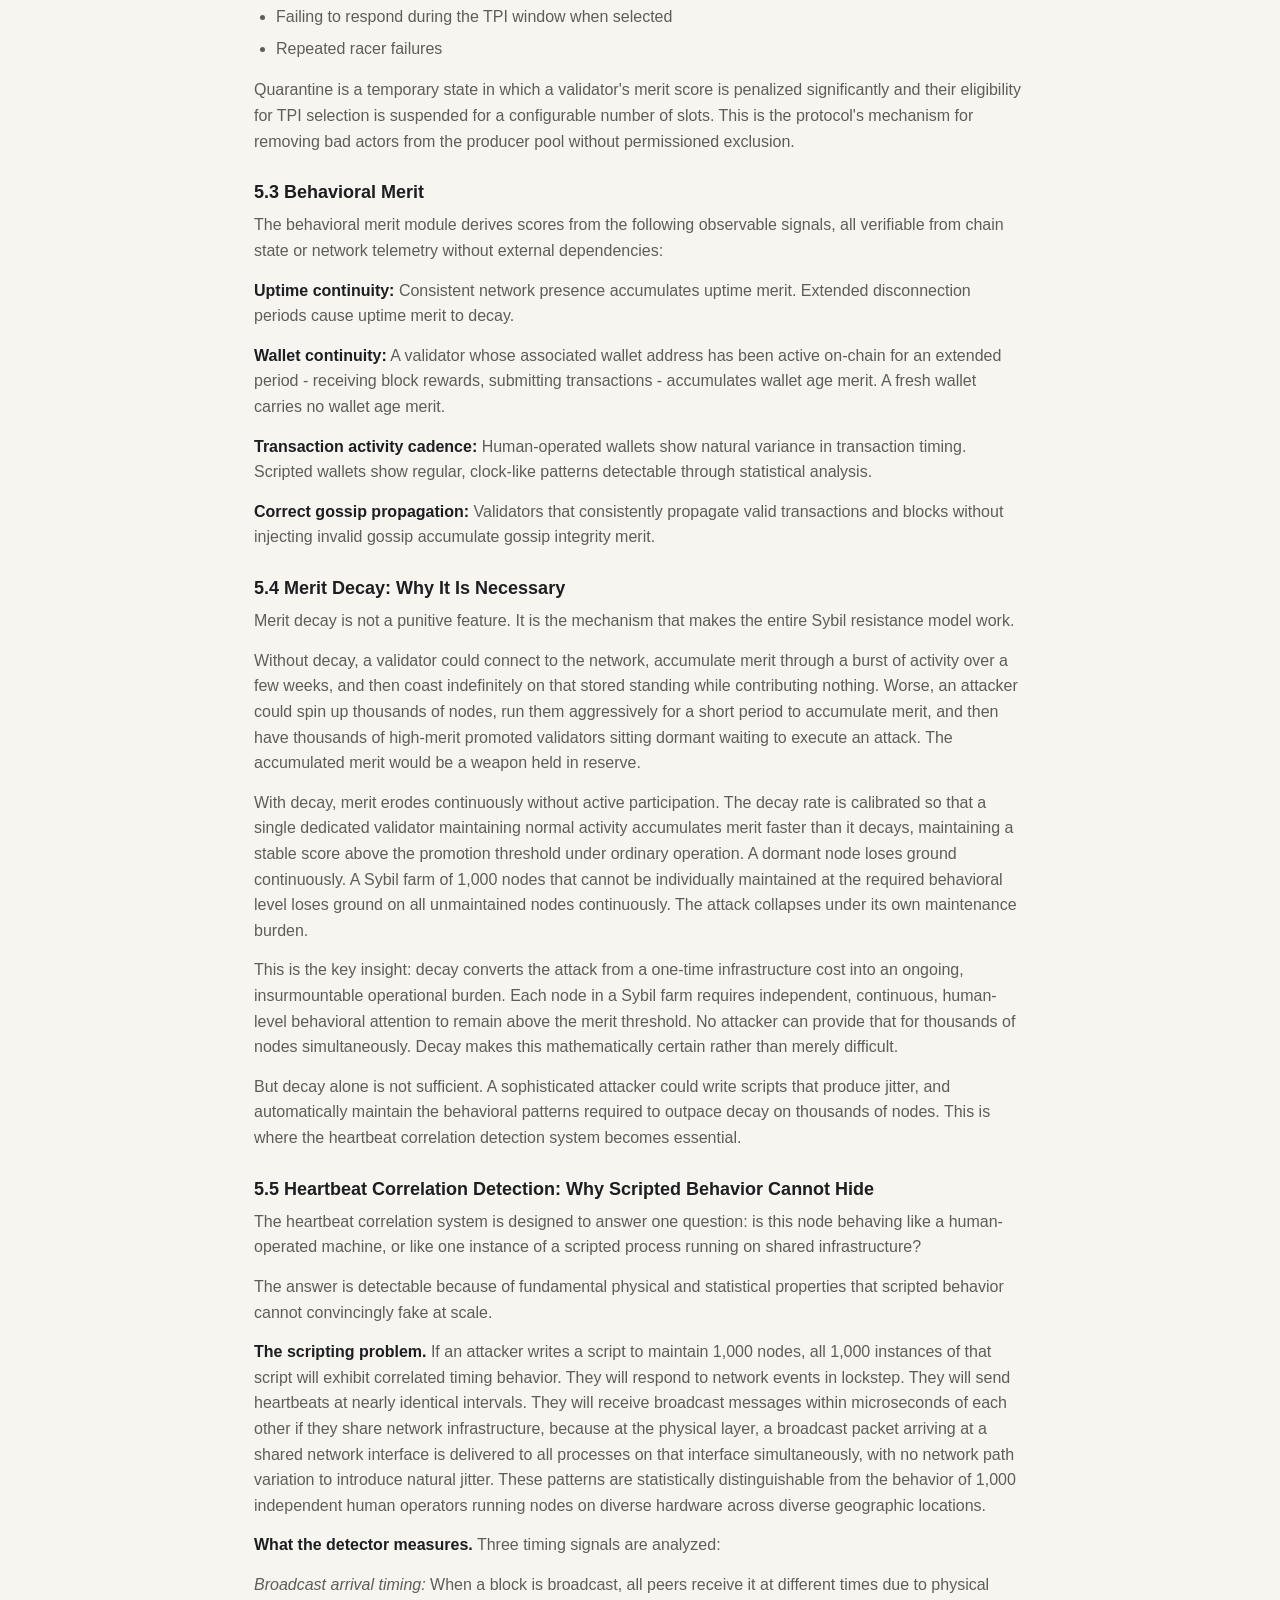
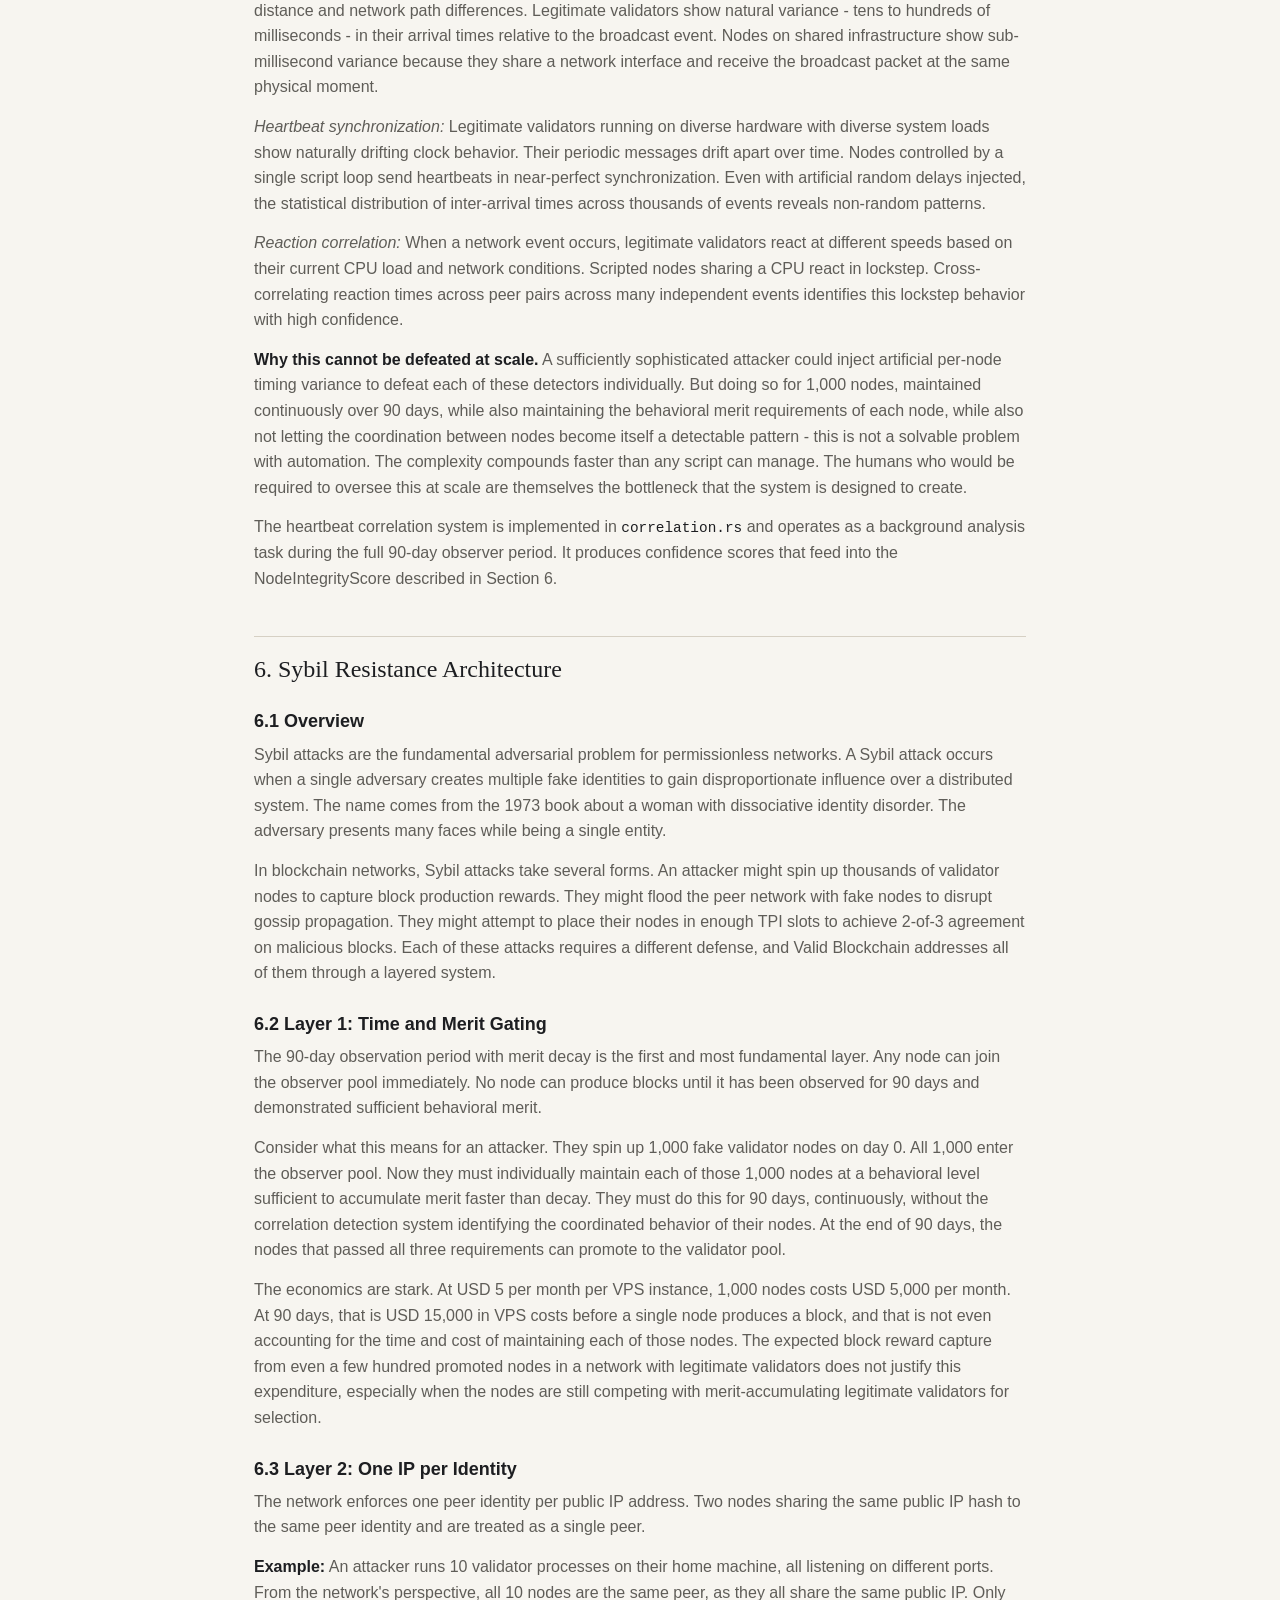
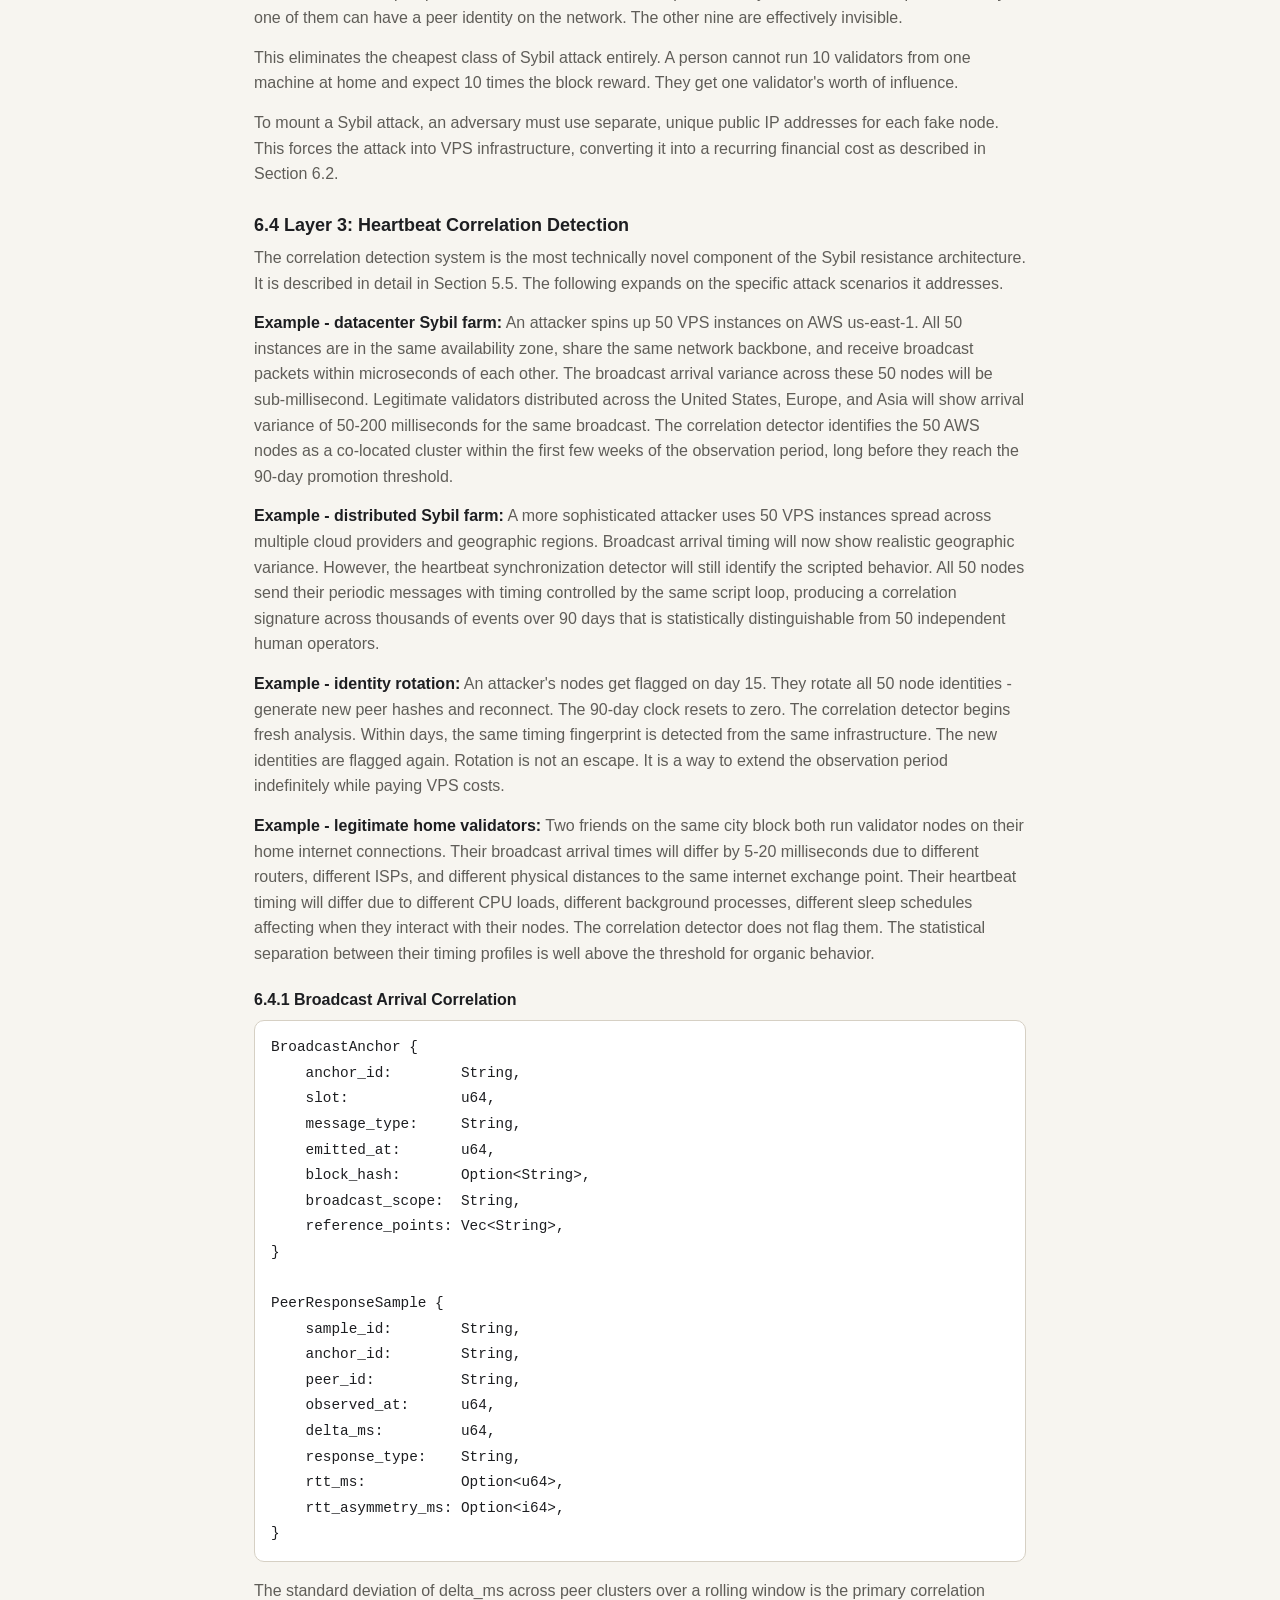
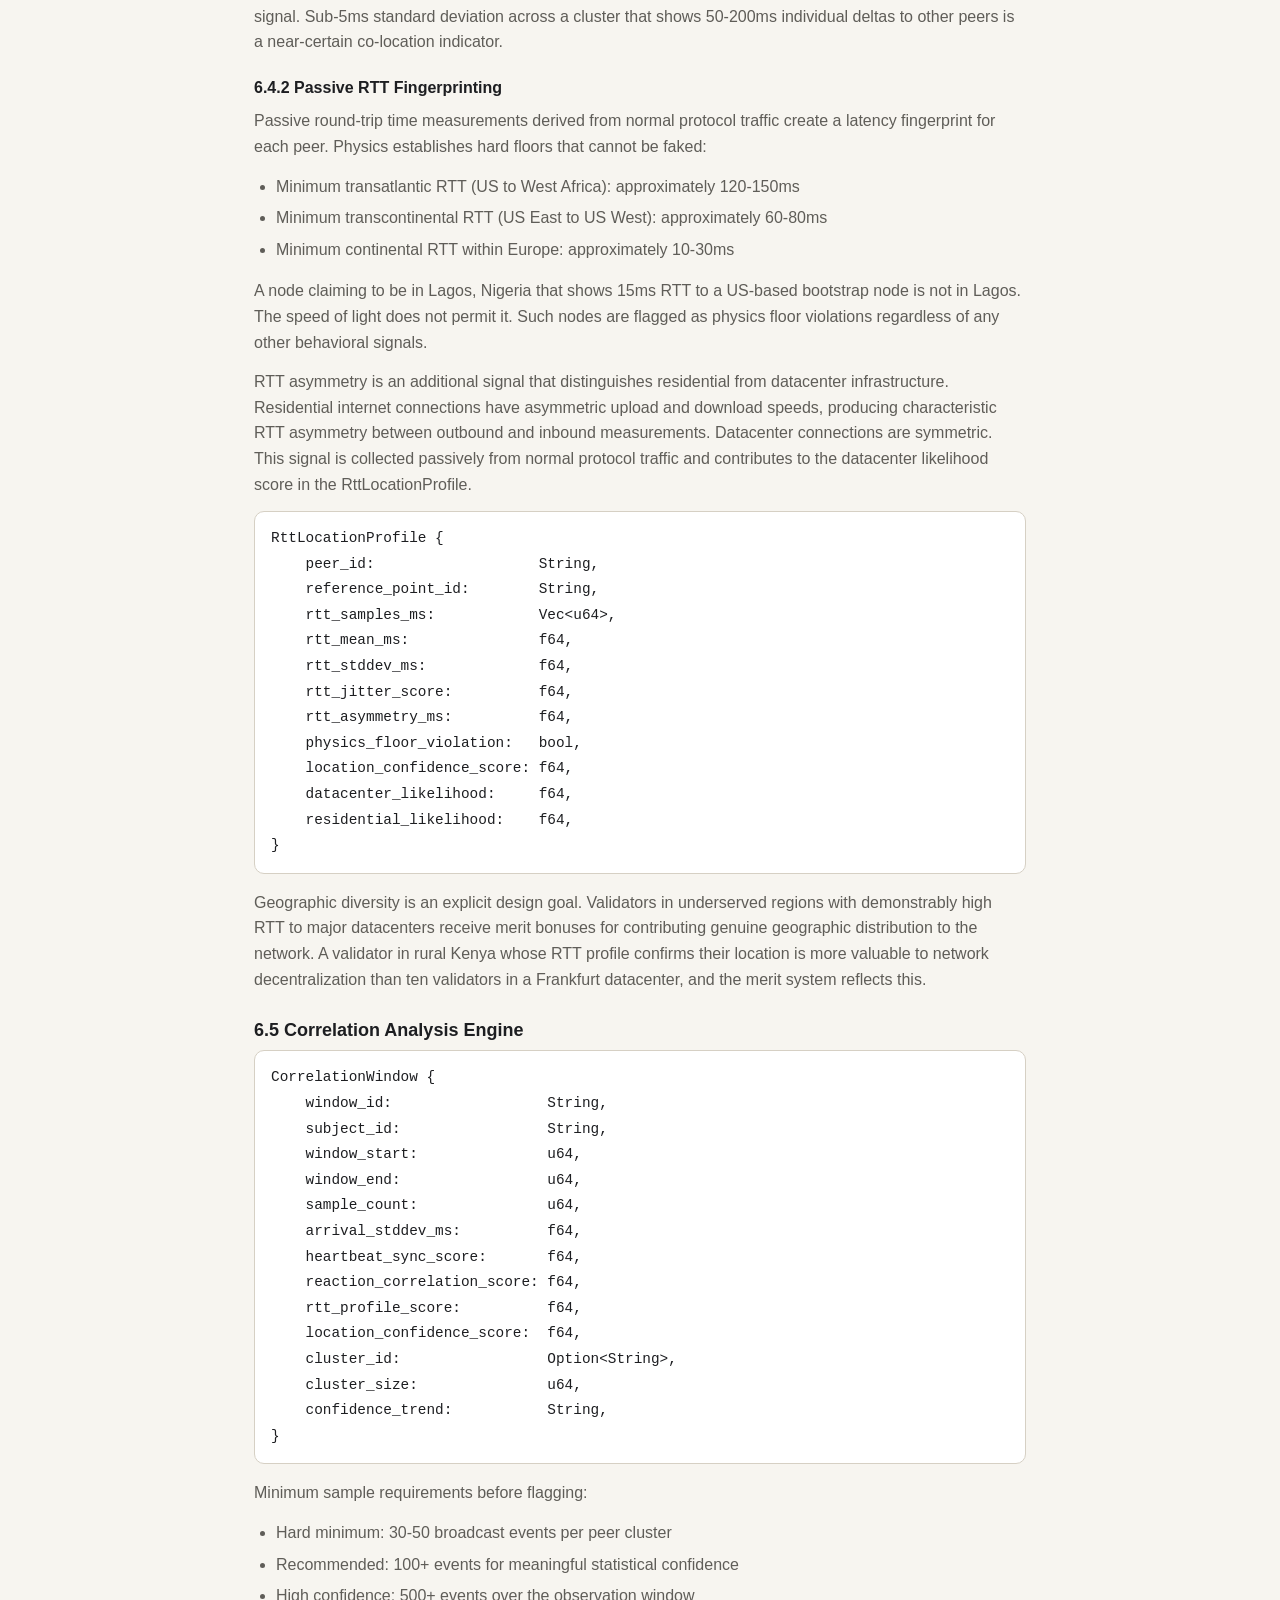
<file: network-whitepaper.html>
<!doctype html>
<html lang="en">
<head>
<meta charset="utf-8">
<meta name="viewport" content="width=device-width, initial-scale=1">
<title>Valid Network Whitepaper | Valid Privacy</title>
<meta name="description" content="The full design of Valid Network: Three-Party Integrity consensus, the merit system, Sybil resistance, and the Zero Footprint network layer.">
<link rel="canonical" href="https://validprivacy.github.io/network-whitepaper.html">
<meta property="og:type" content="website">
<meta property="og:site_name" content="Valid Privacy">
<meta property="og:title" content="Valid Network Whitepaper | Valid Privacy">
<meta property="og:description" content="The full design of Valid Network: Three-Party Integrity consensus, the merit system, Sybil resistance, and the Zero Footprint network layer.">
<meta property="og:url" content="https://validprivacy.github.io/network-whitepaper.html">
<meta name="color-scheme" content="light dark">
<link rel="icon" href="favicon.ico" sizes="any">
<link rel="icon" type="image/png" sizes="192x192" href="favicon-192.png">
<link rel="icon" type="image/png" sizes="96x96" href="favicon-96.png">
<link rel="icon" type="image/png" sizes="48x48" href="favicon-48.png">
<link rel="icon" type="image/png" sizes="32x32" href="favicon-32.png">
<link rel="apple-touch-icon" href="apple-touch-icon.png">
<link rel="stylesheet" href="site.css">
<script>try{if(localStorage.getItem('valid-theme')==='dark')document.documentElement.setAttribute('data-theme','dark')}catch(e){}</script>
</head>
<body>
<svg width="0" height="0" style="position:absolute" aria-hidden="true"><defs><linearGradient id="vv-mark-fill" x1="0" y1="0" x2="1" y2="1"><stop offset="0" style="stop-color: var(--mark-1)"/><stop offset="1" style="stop-color: var(--mark-2)"/></linearGradient><clipPath id="vv-mark-clip"><path d="M4,4 L104,4 L171,262 L238,4 L338,4 L171,399 Z"/></clipPath><mask id="vv-mark-mask"><g fill="#fff"><rect x="0" y="8.00" width="342" height="14.44"/><rect x="0" y="36.89" width="342" height="14.44"/><rect x="0" y="65.78" width="342" height="14.44"/><rect x="0" y="94.67" width="342" height="14.44"/><rect x="0" y="123.56" width="342" height="14.44"/><rect x="0" y="152.44" width="342" height="14.44"/><rect x="0" y="181.33" width="342" height="14.44"/><rect x="0" y="210.22" width="342" height="14.44"/><rect x="0" y="239.11" width="342" height="14.44"/><rect x="0" y="268.00" width="342" height="14.44"/><rect x="0" y="296.89" width="342" height="14.44"/><rect x="0" y="325.78" width="342" height="14.44"/><rect x="0" y="354.67" width="342" height="14.44"/><rect x="0" y="383.56" width="342" height="14.44"/></g></mask></defs><symbol id="vv-mark" viewBox="0 0 342 403"><g clip-path="url(#vv-mark-clip)"><rect width="342" height="403" fill="url(#vv-mark-fill)" mask="url(#vv-mark-mask)"/></g></symbol></svg>
<a class="skip" href="#main">Skip to content</a>
<header class="site-head">
  <div class="wrap head-row">
    <a class="brand" href="index.html" aria-label="Valid Privacy home"><svg viewBox="0 0 342 403" aria-hidden="true"><use href="#vv-mark"/></svg>VALID <span class="brand-sub">PRIVACY</span></a>
    <nav class="tabs" aria-label="Main"><details class="menu current"><summary>Valid Network<svg viewBox="0 0 12 12" aria-hidden="true"><path d="M2.5 4.5 6 8l3.5-3.5"/></svg></summary><div class="menu-list"><a href="network.html">Overview</a><a href="network-whitepaper.html" aria-current="page">Whitepaper</a><a href="network-litepaper.html">Litepaper</a><a href="network.html#privacy">Network Privacy</a><a href="https://github.com/validprivacy/valid-network" target="_blank" rel="noopener">Source Code</a></div></details><details class="menu"><summary>Valid Vault<svg viewBox="0 0 12 12" aria-hidden="true"><path d="M2.5 4.5 6 8l3.5-3.5"/></svg></summary><div class="menu-list"><a href="vault.html">Overview</a><a href="vault-guide.html">User Guide</a><a href="vault-privacy.html">Privacy Policy</a><a href="https://chromewebstore.google.com/detail/valid-vault-password-mana/fkpfaemmphmakebhejhaegjgcnieeoab" target="_blank" rel="noopener">Chrome Web Store</a><a href="https://github.com/validprivacy/valid-vault" target="_blank" rel="noopener">Source Code</a></div></details><details class="menu"><summary>Valid Symphony<svg viewBox="0 0 12 12" aria-hidden="true"><path d="M2.5 4.5 6 8l3.5-3.5"/></svg></summary><div class="menu-list"><a href="symphony.html">Overview</a><a href="symphony.html#principles">Principles</a><a href="https://github.com/validprivacy/valid-symphony" target="_blank" rel="noopener">Source Code</a></div></details><details class="menu"><summary>Company<svg viewBox="0 0 12 12" aria-hidden="true"><path d="M2.5 4.5 6 8l3.5-3.5"/></svg></summary><div class="menu-list"><a href="company.html">About</a><a href="company.html#security">Security</a><a href="company.html#contact">Contact</a></div></details><details class="menu"><summary>Investors<svg viewBox="0 0 12 12" aria-hidden="true"><path d="M2.5 4.5 6 8l3.5-3.5"/></svg></summary><div class="menu-list"><a href="investors.html">Overview</a><a href="investors.html#vault">Valid Vault Enterprise</a><a href="investors.html#documents">Investor Documents</a></div></details><details class="menu"><summary>Tools<svg viewBox="0 0 12 12" aria-hidden="true"><path d="M2.5 4.5 6 8l3.5-3.5"/></svg></summary><div class="menu-list"><a href="metadata-removal.html">Metadata Removal</a><a href="metadata-removal-privacy.html">Metadata Removal Privacy Policy</a><a href="https://github.com/validprivacy/metadata-removal" target="_blank" rel="noopener">Metadata Removal Source Code</a></div></details></nav>
    <button class="icon-btn" type="button" data-theme-toggle aria-label="Switch to night mode" title="Switch between day and night"><span class="when-night"><svg viewBox="0 0 24 24" aria-hidden="true"><path d="M20.5 14.6A8.6 8.6 0 0 1 9.4 3.5a8.6 8.6 0 1 0 11.1 11.1z"/></svg></span><span class="when-day"><svg viewBox="0 0 24 24" aria-hidden="true"><circle cx="12" cy="12" r="4.2"/><path d="M12 2.5v2.2M12 19.3v2.2M4.6 4.6l1.6 1.6M17.8 17.8l1.6 1.6M2.5 12h2.2M19.3 12h2.2M4.6 19.4l1.6-1.6M17.8 6.2l1.6-1.6"/></svg></span></button>
  </div>
</header>
<main id="main">
<div class="wrap doc-page">
<div class="paper">
<h1 id="valid-blockchain-a-merit-based-zero-footprint-layer-1-with-three-party-integrity-consensus">Valid Blockchain: A Merit-Based, Zero Footprint Layer 1 with Three-Party Integrity Consensus</h1>
<p><strong>Author:</strong> Michael J Carter<br />
<strong>White Paper Version:</strong> 1.0<br />
<strong>Status:</strong> Pre-release beta v0.8.0<br />
<strong>Date:</strong> August 26th, 2026<br />
<strong>Website:</strong> <a href="https://validprivacy.github.io/network.html" target="_blank" rel="noopener">https://validprivacy.github.io/network.html</a><br />
<strong>Repository:</strong> <a href="https://github.com/validprivacy/valid-network" target="_blank" rel="noopener">https://github.com/validprivacy/valid-network</a><br />
<strong>Discord:</strong> <a href="https://discord.gg/XSgqs4uuBa" target="_blank" rel="noopener">https://discord.gg/XSgqs4uuBa</a>  </p>
<hr />
<h2 id="overview">Overview</h2>
<p>Valid Blockchain is a sovereign Layer 1 blockchain written from scratch in Rust, built around Three-Party Integrity (TPI) - an original consensus mechanism that does not derive from any existing model. Valid replaces capital-based and compute-based Sybil resistance with a merit system denominated in time and demonstrated behavior, making validator participation accessible to anyone with modest hardware and an internet connection.</p>
<p><strong>TPI (Three-Party Integrity)</strong> is the consensus mechanism at the core of Valid Blockchain. Rather than requiring large committees, expensive hardware, or token stakes, TPI selects exactly three validators per block slot, has each independently compute a candidate block hash, and resolves agreement through merit-based producer selection. The result is sub-second finality on 10-second blocks with no capital requirement.</p>
<p><strong>Zero Footprint</strong> is the architectural philosophy governing the network layer. Raw IP addresses are never stored as peer identity. Peer identity is derived, hashed, and rotated. Certificates are generated in memory and never persisted. Nothing is retained that does not have a specific operational purpose. You cannot leak what you never kept.</p>
<p>The network enforces these principles at every layer: identity, transport, storage, and publication. This paper describes the TPI consensus mechanism, the merit accumulation and decay model, the two-tier observer and validator network architecture, the heartbeat correlation detection system for Sybil resistance, the Zero Footprint network layer, the archive and persistence model, and the VLid token economics.</p>
<hr />
<h2 id="1-the-problem-with-modern-blockchains">1. The Problem with Modern Blockchains</h2>
<p>The dominant blockchain architectures of the current generation impose participation barriers that contradict the decentralization they claim to provide.</p>
<p>Proof of Work requires specialized hardware and sustained electricity expenditure that concentrates validator power in regions with cheap industrial electricity. The result is that Bitcoin mining is effectively controlled by a small number of large mining pools operating industrial-scale facilities. A person with a laptop cannot meaningfully participate.</p>
<p>Proof of Stake requires capital at stake, concentrating validator power among those who already hold significant token balances. Ethereum requires 32 ETH to run a validator. At any meaningful ETH price, that is a capital barrier that excludes the majority of people on Earth. Those who can afford to stake more have proportionally more influence over the network they claim is decentralized.</p>
<p>Both models treat the cost of participation as the security mechanism. This is a category error. Cost-as-security is access control, not cryptographic security. A sufficiently capitalized adversary bypasses both models by simply purchasing the required hashrate or stake. The security threshold is denominated in a liquid asset and can be crossed by anyone with enough money.</p>
<p>The geographic consequences are significant and rarely discussed. Ethereum validators are concentrated in the United States, the UK, Germany, and a handful of other wealthy countries. Bitcoin mining is similarly concentrated. A validator in Nigeria, The Philippines, or India with a 4GB Raspberry Pi and a residential internet connection is explicitly excluded from meaningful participation in both networks. This is not an edge case or an acceptable tradeoff. It is a structural failure of decentralization dressed up as a feature.</p>
<p><strong>Chain state bloat</strong> is a third problem that compounds over time. Bitcoin's full node requires hundreds of gigabytes of storage. Ethereum's state has grown to the point where running a full node requires significant hardware. Both networks have struggled to address this without either centralizing validation or compromising historical integrity. The problem has generally been treated as unsolvable: the chain grows, the requirements grow, and participation narrows.</p>
<p>Valid Blockchain was designed to address all three failures directly. Every architectural decision was made with one question in mind: can someone in a developing region with modest hardware participate as a first-class validator, indefinitely, without the hardware requirements growing over time?</p>
<p>The answer is yes. This has always been the primary goal.</p>
<hr />
<h2 id="2-why-rust">2. Why Rust</h2>
<p>Valid Blockchain is written entirely in Rust. This is not an aesthetic preference. It is an architectural requirement that flows directly from the project's goals.</p>
<p><strong>Memory safety without a garbage collector.</strong> Rust's ownership and borrow checker system enforces memory safety at compile time. Buffer overflows, use-after-free errors, and null pointer dereferences - the class of vulnerabilities responsible for the majority of critical security bugs in C and C++ systems - cannot exist in safe Rust code. A blockchain node is a long-running networked process handling untrusted input from potentially adversarial peers. Memory safety is not optional.</p>
<p><strong>Performance without compromise.</strong> Rust produces native machine code with performance comparable to C and C++. There is no garbage collector pause, JVM startup overhead, or interpreted execution. A Valid Blockchain node can run on a Raspberry Pi with 4GB of RAM while handling real-time block production and peer networking because the runtime overhead is minimal.</p>
<p><strong>Deterministic behavior.</strong> Consensus requires that multiple validators produce identical results from identical inputs. Rust's deterministic execution model and explicit handling of randomness and system calls make it far easier to reason about and verify the correctness of consensus-critical code paths.</p>
<p><strong>Supply chain security.</strong> Rust's Cargo ecosystem and the vendoring model described in Section 3 provide strong supply chain guarantees that are harder to achieve in ecosystems with less explicit dependency management.</p>
<p>The following example illustrates Rust's ownership model preventing a class of bugs that would be silent failures in C:</p>
<pre><code class="language-rust">fn process_peer_message(peer: &amp;mut PeerInfo, message: PeerMessage) {
    // Rust's borrow checker ensures peer cannot be used
    // elsewhere while this mutable reference exists.
    // No locking ceremony required for single-threaded paths.
    peer.last_seen = current_timestamp();
    peer.message_count += 1;
}
</code></pre>
<p>In a garbage-collected language, the equivalent code might silently share the peer reference across threads, producing race conditions. In Rust, the compiler rejects such code at compile time. The node cannot ship with this class of bug.</p>
<hr />
<h2 id="3-vendored-dependencies-a-requirement-not-a-choice">3. Vendored Dependencies: A Requirement, Not a Choice</h2>
<p>All dependencies in Valid Blockchain are vendored. The vendor directory contains a complete, auditable snapshot of every crate the project depends on, committed directly to the repository. This is not a convenience feature, but rather an important security requirement.</p>
<p><strong>The supply chain attack problem.</strong> Software supply chain attacks have become one of the most effective vectors for compromising widely-deployed systems. The SolarWinds attack, the event-stream npm incident, and dozens of smaller attacks all followed the same pattern: a trusted dependency was compromised, and every downstream consumer was affected automatically. A blockchain node that pulls dependencies from a remote registry at build time is one compromised crate away from shipping malicious code to every validator on the network.</p>
<p><strong>What vendoring provides.</strong> When dependencies are vendored, the build is entirely reproducible from the repository contents alone. No network access is required. No registry needs to be trusted. No dependency can be silently updated between builds. The exact code that was reviewed and tested is the exact code that ships.</p>
<pre><code class="language-toml"># .cargo/config.toml
[source.crates-io]
replace-with = &quot;vendored-sources&quot;

[source.vendored-sources]
directory = &quot;vendor&quot;
</code></pre>
<p>With this configuration, <code>cargo build --release</code> never contacts the internet. It builds exclusively from the vendor directory. An auditor reviewing the repository has complete visibility into every line of code that will execute in the final binary.</p>
<p><strong>Cargo audit integration.</strong> The CI pipeline runs <code>cargo audit</code> on every commit against the RustSec advisory database. Any dependency with a known vulnerability causes the build to fail. This provides ongoing vulnerability monitoring against the vendored snapshot. When a vulnerability is identified, the affected crate is updated in vendor and committed explicitly, with the fix documented in the changelog.</p>
<p>This should not be mistaken for overhead. This is the minimum acceptable standard for software that manages financial assets on behalf of its users.</p>
<hr />
<h2 id="4-three-party-integrity-consensus">4. Three-Party Integrity Consensus</h2>
<h3 id="41-overview-and-bootstrap-merit">4.1 Overview and Bootstrap Merit</h3>
<p>Three-Party Integrity (TPI) is an original consensus mechanism. It is not derived from Nakamoto consensus, Casper, PBFT, Tendermint, HotStuff, or any existing model. The three-party structure, the merit-based producer resolution, and the quarantine mechanic were designed here as a unified system.</p>
<p>The core insight behind TPI is that consensus does not require a large committee. It requires independent verification by a sufficient number of parties to make collusion detectable and costly. Three independent validators, each computing a candidate block hash from the same transaction set, produce a result that is either in agreement or in detectable disagreement. Agreement produces a block. Disagreement identifies a misbehaving validator and penalizes them through the merit system.</p>
<p><strong>Bootstrap merit from testnet.</strong> A critical property of the Valid Blockchain launch model is that the initial validator set does not begin mainnet with zero merit history. The testnet period, described in detail in Section 10, serves as the merit bootstrapping phase. Validators who participate in testnet accumulate behavioral merit, block production merit, and leaderboard standing over the six-month testnet window. This accumulated merit carries forward to mainnet as the seed standing for each validator. The first mainnet block producers are therefore not operating from a blank slate. They are operating from a verified, multi-month behavioral record that the correlation detection system and the merit system both recognize as legitimate.</p>
<p>This is architecturally significant. A system where the first block producers have no established merit is vulnerable to a Sybil attack at genesis: an attacker who connects early and produces blocks aggressively can establish an artificial merit advantage before legitimate validators arrive. Bootstrap merit from testnet eliminates this window. Mainnet launch begins with a validator set whose standing has already been earned and verified.</p>
<h3 id="42-slot-structure">4.2 Slot Structure</h3>
<p>The Valid Blockchain operates on a 10-second slot cycle. Each slot has a fixed structure:</p>
<pre><code>T+0ms to T+6000ms:     TPI window
T+6000ms to T+8000ms:  Buffer window
T+8000ms to T+10000ms: Racer window
T+10000ms:             Slot boundary, next slot begins
</code></pre>
<p>The genesis timestamp establishes the absolute time reference for all slot boundaries. Slot N begins at:</p>
<pre><code>slot_start_ms = genesis_timestamp_ms + (N * 10000)
</code></pre>
<p>All validators compute slot boundaries independently from the shared genesis timestamp. No slot announcement or time negotiation occurs between validators.</p>
<h3 id="43-validator-selection">4.3 Validator Selection</h3>
<p>For each slot, exactly three validators are selected from the active validator pool using a deterministic, unpredictable selection function:</p>
<pre><code>seed = SHA256(slot_number_as_little_endian_bytes)

for each validator_id in validator_pool:
    sort_key(validator_id) = SHA256(seed || validator_id_bytes)

selected = top_3_by_sort_key(validator_pool)
</code></pre>
<p>This selection function is deterministic, unpredictable ahead of time, stable across pool changes, and independently verifiable by any observer.</p>
<pre><code class="language-rust">pub fn select_tpi_validators(slot: u64, validators: &amp;[String]) -&gt; Vec&lt;String&gt; {
    if validators.is_empty() {
        return Vec::new();
    }
    let mut hasher = Sha256::new();
    hasher.update(slot.to_le_bytes());
    let seed = hasher.finalize();
    let mut indices: Vec&lt;usize&gt; = (0..validators.len()).collect();
    indices.sort_by_key(|&amp;i| {
        let mut h = Sha256::new();
        h.update(&amp;seed);
        h.update(validators[i].as_bytes());
        h.finalize()
    });
    let selection_size = TPI_GROUP_SIZE.min(validators.len());
    indices.into_iter()
        .take(selection_size)
        .map(|i| validators[i].clone())
        .collect()
}
</code></pre>
<p><strong>Why more validators strengthens the network.</strong> In most blockchain architectures, adding validators increases communication overhead and slows consensus. TPI does not have this property. Validator selection is a local computation performed independently by each node. It requires no inter-validator communication to determine who was selected. Adding more validators to the pool increases the unpredictability of selection, increases the cost of a Sybil attack (as described in Section 5), and improves geographic and infrastructure diversity, all without adding any communication rounds to the consensus process. A network with 1,000 validators is not slower than a network with 10 validators. <strong>It is dramatically more secure.</strong></p>
<h3 id="44-block-hash-computation">4.4 Block Hash Computation</h3>
<p>Each selected validator independently constructs a candidate block from the current mempool state and computes a deterministic block hash:</p>
<pre><code class="language-rust">pub fn compute_block_hash(block: &amp;Block) -&gt; String {
    let mut hasher = Sha256::new();
    hasher.update(block.slot.to_le_bytes());
    hasher.update(block.parent_hash.as_bytes());
    hasher.update(block.producer.as_bytes());
    hasher.update(block.timestamp.to_le_bytes());
    for tx in &amp;block.transactions {
        hasher.update(tx.from.as_bytes());
        hasher.update(tx.from_pubkey.as_bytes());
        hasher.update(tx.to.as_bytes());
        hasher.update(tx.amount.to_le_bytes());
        hasher.update(tx.nonce.to_le_bytes());
        hasher.update(tx.fee.to_le_bytes());
        hasher.update(tx.signature.as_bytes());
    }
    format!(&quot;{:x}&quot;, hasher.finalize())
}
</code></pre>
<p>Transactions are ordered by fee descending before hashing, ensuring that all validators with the same mempool state produce identical hashes for identical candidate blocks.</p>
<h3 id="45-consensus-resolution">4.5 Consensus Resolution</h3>
<pre><code class="language-rust">pub fn check_tpi_consensus(responses: Vec&lt;TpiHashMessage&gt;) -&gt; TpiConsensus {
    if responses.len() &lt; 2 {
        return TpiConsensus::InsufficientData;
    }
    let mut hash_counts: HashMap&lt;String, Vec&lt;String&gt;&gt; = HashMap::new();
    for response in &amp;responses {
        hash_counts
            .entry(response.block_hash.clone())
            .or_insert_with(Vec::new)
            .push(response.validator_id.clone());
    }
    if responses.len() == 3 {
        if hash_counts.len() == 1 {
            return TpiConsensus::Perfect(responses[0].block_hash.clone());
        }
        for (hash, validators) in hash_counts {
            if validators.len() &gt;= 2 {
                let outlier = responses
                    .iter()
                    .find(|r| r.block_hash != hash)
                    .map(|r| r.validator_id.clone())
                    .unwrap_or_default();
                return TpiConsensus::TwoOfThree(hash, outlier);
            }
        }
        return TpiConsensus::NoConsensus;
    }
    TpiConsensus::InsufficientData
}
</code></pre>
<p><strong>Perfect consensus (3 of 3):</strong> All three validators submitted the same hash. The highest-merit validator produces the block.</p>
<p><strong>Partial consensus (2 of 3):</strong> Two agree, one does not. The outlier receives a quarantine and merit penalty. The highest-merit agreeing validator produces the block. <em>Future scope: the racer will be brought in as an independent verifier. If the racer's hash matches the producer, the block is confirmed. If the racer disagrees with the producer, the racer produces instead and the entire original trio is quarantined pending investigation, during which the racer's hash is used to re-evaluate whether the original outlier was actually correct.</em></p>
<p><strong>No consensus:</strong> All three disagree, or fewer than two responded. No block is produced by the selection in this slot. The racer activates and produces the block. In the chance the racer fails, <strong>an empty block is produced on schedule to preserve slot timing. The chain never stalls..</strong></p>
<h3 id="46-merit-based-producer-resolution">4.6 Merit-Based Producer Resolution</h3>
<pre><code class="language-rust">pub fn select_broadcaster_by_merit(validators: &amp;[(String, u64)]) -&gt; String {
    if validators.is_empty() {
        return String::new();
    }
    let mut sorted = validators.to_vec();
    sorted.sort_by(|a, b| b.1.cmp(&amp;a.1));
    sorted[0].0.clone()
}
</code></pre>
<h3 id="47-racer-backup-system">4.7 Racer Backup System</h3>
<p>If no block is produced during the TPI and buffer windows, the racer activates. A backup validator is selected deterministically and produces a block unconditionally (with required merit and success ratio), preventing slot skipping under network partition or validator failure. Racer selection uses the same seeding mechanism as primary selection with a separate derivation path.</p>
<h3 id="48-finality">4.8 Finality</h3>
<p>A block achieves finality the moment it is produced and broadcast. There is no probabilistic finality period and no fork resolution mechanism. Finality is sub-second within the 10-second slot window. TPI resolves disagreement before block production rather than after, eliminating the fork condition that requires probabilistic finality in Nakamoto-derived systems.</p>
<h3 id="49-anti-frontrunning">4.9 Anti-Frontrunning</h3>
<p>Block producers use the parent block hash as a deterministic seed for transaction ordering within a block. This eliminates miner extractable value (MEV) by making transaction ordering unpredictable before the parent block is finalized, while remaining independently verifiable after the fact.</p>
<hr />
<h2 id="5-merit-system">5. Merit System</h2>
<h3 id="51-two-kinds-of-merit-validator-merit-and-behavioral-merit">5.1 Two Kinds of Merit: Validator Merit and Behavioral Merit</h3>
<p>The merit system in Valid Blockchain operates on two distinct but complementary layers. Understanding the difference between them is important for understanding how the system achieves its security properties.</p>
<p><strong>Validator merit</strong> is derived directly from participation in the TPI consensus process. It answers the question: how reliably and honestly has this node participated in block production? A validator that consistently produces correct blocks, agrees with consensus outcomes, and responds reliably during their selected slots accumulates validator merit. A validator that submits incorrect hashes, fails to respond when selected, or repeatedly triggers the racer accumulates penalties. Validator merit is the primary input to producer selection - when multiple validators agree on a hash, the one with the highest validator merit produces the block.</p>
<p><strong>Behavioral merit</strong> captures a broader set of network and on-chain behaviors that validator merit alone cannot measure. It answers the question: does this node behave like a genuine, human-operated participant over time? Behavioral merit tracks wallet continuity, uptime patterns, transaction activity cadence, gossip integrity, and eventually participation in governance and ecosystem activities. Behavioral merit is the primary input to the promotion decision - a node can accumulate validator merit inside the observer pool, but promotion to the validator pool also requires demonstrated behavioral legitimacy over the 90-day observation period.</p>
<p>The two layers are complementary. Validator merit alone is gameable: an automated script can produce correct block hashes reliably without any human involvement. Behavioral merit is much harder to automate convincingly across a 90-day window, especially when the heartbeat correlation detection system described in Section 5.4 is actively distinguishing scripted behavior from organic behavior.</p>
<h3 id="52-block-production-merit">5.2 Block Production Merit</h3>
<p>Validators earn merit by:</p>
<ul>
<li>Correctly computing and submitting a block hash during the TPI window</li>
<li>Agreeing with the consensus outcome</li>
<li>Successfully producing a block when selected as the highest-merit agreeing validator</li>
<li>Serving as a reliable racer when called upon</li>
</ul>
<p>Validators lose merit through:</p>
<ul>
<li>Submitting a hash that disagrees with the consensus outcome (quarantine trigger)</li>
<li>Failing to respond during the TPI window when selected</li>
<li>Repeated racer failures</li>
</ul>
<p>Quarantine is a temporary state in which a validator's merit score is penalized significantly and their eligibility for TPI selection is suspended for a configurable number of slots. This is the protocol's mechanism for removing bad actors from the producer pool without permissioned exclusion.</p>
<h3 id="53-behavioral-merit">5.3 Behavioral Merit</h3>
<p>The behavioral merit module derives scores from the following observable signals, all verifiable from chain state or network telemetry without external dependencies:</p>
<p><strong>Uptime continuity:</strong> Consistent network presence accumulates uptime merit. Extended disconnection periods cause uptime merit to decay.</p>
<p><strong>Wallet continuity:</strong> A validator whose associated wallet address has been active on-chain for an extended period - receiving block rewards, submitting transactions - accumulates wallet age merit. A fresh wallet carries no wallet age merit.</p>
<p><strong>Transaction activity cadence:</strong> Human-operated wallets show natural variance in transaction timing. Scripted wallets show regular, clock-like patterns detectable through statistical analysis.</p>
<p><strong>Correct gossip propagation:</strong> Validators that consistently propagate valid transactions and blocks without injecting invalid gossip accumulate gossip integrity merit.</p>
<h3 id="54-merit-decay-why-it-is-necessary">5.4 Merit Decay: Why It Is Necessary</h3>
<p>Merit decay is not a punitive feature. It is the mechanism that makes the entire Sybil resistance model work.</p>
<p>Without decay, a validator could connect to the network, accumulate merit through a burst of activity over a few weeks, and then coast indefinitely on that stored standing while contributing nothing. Worse, an attacker could spin up thousands of nodes, run them aggressively for a short period to accumulate merit, and then have thousands of high-merit promoted validators sitting dormant waiting to execute an attack. The accumulated merit would be a weapon held in reserve.</p>
<p>With decay, merit erodes continuously without active participation. The decay rate is calibrated so that a single dedicated validator maintaining normal activity accumulates merit faster than it decays, maintaining a stable score above the promotion threshold under ordinary operation. A dormant node loses ground continuously. A Sybil farm of 1,000 nodes that cannot be individually maintained at the required behavioral level loses ground on all unmaintained nodes continuously. The attack collapses under its own maintenance burden.</p>
<p>This is the key insight: decay converts the attack from a one-time infrastructure cost into an ongoing, insurmountable operational burden. Each node in a Sybil farm requires independent, continuous, human-level behavioral attention to remain above the merit threshold. No attacker can provide that for thousands of nodes simultaneously. Decay makes this mathematically certain rather than merely difficult.</p>
<p>But decay alone is not sufficient. A sophisticated attacker could write scripts that produce jitter, and automatically maintain the behavioral patterns required to outpace decay on thousands of nodes. This is where the heartbeat correlation detection system becomes essential.</p>
<h3 id="55-heartbeat-correlation-detection-why-scripted-behavior-cannot-hide">5.5 Heartbeat Correlation Detection: Why Scripted Behavior Cannot Hide</h3>
<p>The heartbeat correlation system is designed to answer one question: is this node behaving like a human-operated machine, or like one instance of a scripted process running on shared infrastructure?</p>
<p>The answer is detectable because of fundamental physical and statistical properties that scripted behavior cannot convincingly fake at scale.</p>
<p><strong>The scripting problem.</strong> If an attacker writes a script to maintain 1,000 nodes, all 1,000 instances of that script will exhibit correlated timing behavior. They will respond to network events in lockstep. They will send heartbeats at nearly identical intervals. They will receive broadcast messages within microseconds of each other if they share network infrastructure, because at the physical layer, a broadcast packet arriving at a shared network interface is delivered to all processes on that interface simultaneously, with no network path variation to introduce natural jitter. These patterns are statistically distinguishable from the behavior of 1,000 independent human operators running nodes on diverse hardware across diverse geographic locations.</p>
<p><strong>What the detector measures.</strong> Three timing signals are analyzed:</p>
<p><em>Broadcast arrival timing:</em> When a block is broadcast, all peers receive it at different times due to physical distance and network path differences. Legitimate validators show natural variance - tens to hundreds of milliseconds - in their arrival times relative to the broadcast event. Nodes on shared infrastructure show sub-millisecond variance because they share a network interface and receive the broadcast packet at the same physical moment.</p>
<p><em>Heartbeat synchronization:</em> Legitimate validators running on diverse hardware with diverse system loads show naturally drifting clock behavior. Their periodic messages drift apart over time. Nodes controlled by a single script loop send heartbeats in near-perfect synchronization. Even with artificial random delays injected, the statistical distribution of inter-arrival times across thousands of events reveals non-random patterns.</p>
<p><em>Reaction correlation:</em> When a network event occurs, legitimate validators react at different speeds based on their current CPU load and network conditions. Scripted nodes sharing a CPU react in lockstep. Cross-correlating reaction times across peer pairs across many independent events identifies this lockstep behavior with high confidence.</p>
<p><strong>Why this cannot be defeated at scale.</strong> A sufficiently sophisticated attacker could inject artificial per-node timing variance to defeat each of these detectors individually. But doing so for 1,000 nodes, maintained continuously over 90 days, while also maintaining the behavioral merit requirements of each node, while also not letting the coordination between nodes become itself a detectable pattern - this is not a solvable problem with automation. The complexity compounds faster than any script can manage. The humans who would be required to oversee this at scale are themselves the bottleneck that the system is designed to create.</p>
<p>The heartbeat correlation system is implemented in <code>correlation.rs</code> and operates as a background analysis task during the full 90-day observer period. It produces confidence scores that feed into the NodeIntegrityScore described in Section 6.</p>
<hr />
<h2 id="6-sybil-resistance-architecture">6. Sybil Resistance Architecture</h2>
<h3 id="61-overview">6.1 Overview</h3>
<p>Sybil attacks are the fundamental adversarial problem for permissionless networks. A Sybil attack occurs when a single adversary creates multiple fake identities to gain disproportionate influence over a distributed system. The name comes from the 1973 book about a woman with dissociative identity disorder. The adversary presents many faces while being a single entity.</p>
<p>In blockchain networks, Sybil attacks take several forms. An attacker might spin up thousands of validator nodes to capture block production rewards. They might flood the peer network with fake nodes to disrupt gossip propagation. They might attempt to place their nodes in enough TPI slots to achieve 2-of-3 agreement on malicious blocks. Each of these attacks requires a different defense, and Valid Blockchain addresses all of them through a layered system.</p>
<h3 id="62-layer-1-time-and-merit-gating">6.2 Layer 1: Time and Merit Gating</h3>
<p>The 90-day observation period with merit decay is the first and most fundamental layer. Any node can join the observer pool immediately. No node can produce blocks until it has been observed for 90 days and demonstrated sufficient behavioral merit.</p>
<p>Consider what this means for an attacker. They spin up 1,000 fake validator nodes on day 0. All 1,000 enter the observer pool. Now they must individually maintain each of those 1,000 nodes at a behavioral level sufficient to accumulate merit faster than decay. They must do this for 90 days, continuously, without the correlation detection system identifying the coordinated behavior of their nodes. At the end of 90 days, the nodes that passed all three requirements can promote to the validator pool.</p>
<p>The economics are stark. At USD 5 per month per VPS instance, 1,000 nodes costs USD 5,000 per month. At 90 days, that is USD 15,000 in VPS costs before a single node produces a block, and that is not even accounting for the time and cost of maintaining each of those nodes. The expected block reward capture from even a few hundred promoted nodes in a network with legitimate validators does not justify this expenditure, especially when the nodes are still competing with merit-accumulating legitimate validators for selection.</p>
<h3 id="63-layer-2-one-ip-per-identity">6.3 Layer 2: One IP per Identity</h3>
<p>The network enforces one peer identity per public IP address. Two nodes sharing the same public IP hash to the same peer identity and are treated as a single peer.</p>
<p><strong>Example:</strong> An attacker runs 10 validator processes on their home machine, all listening on different ports. From the network's perspective, all 10 nodes are the same peer, as they all share the same public IP. Only one of them can have a peer identity on the network. The other nine are effectively invisible.</p>
<p>This eliminates the cheapest class of Sybil attack entirely. A person cannot run 10 validators from one machine at home and expect 10 times the block reward. They get one validator's worth of influence.</p>
<p>To mount a Sybil attack, an adversary must use separate, unique public IP addresses for each fake node. This forces the attack into VPS infrastructure, converting it into a recurring financial cost as described in Section 6.2.</p>
<h3 id="64-layer-3-heartbeat-correlation-detection">6.4 Layer 3: Heartbeat Correlation Detection</h3>
<p>The correlation detection system is the most technically novel component of the Sybil resistance architecture. It is described in detail in Section 5.5. The following expands on the specific attack scenarios it addresses.</p>
<p><strong>Example - datacenter Sybil farm:</strong> An attacker spins up 50 VPS instances on AWS us-east-1. All 50 instances are in the same availability zone, share the same network backbone, and receive broadcast packets within microseconds of each other. The broadcast arrival variance across these 50 nodes will be sub-millisecond. Legitimate validators distributed across the United States, Europe, and Asia will show arrival variance of 50-200 milliseconds for the same broadcast. The correlation detector identifies the 50 AWS nodes as a co-located cluster within the first few weeks of the observation period, long before they reach the 90-day promotion threshold.</p>
<p><strong>Example - distributed Sybil farm:</strong> A more sophisticated attacker uses 50 VPS instances spread across multiple cloud providers and geographic regions. Broadcast arrival timing will now show realistic geographic variance. However, the heartbeat synchronization detector will still identify the scripted behavior. All 50 nodes send their periodic messages with timing controlled by the same script loop, producing a correlation signature across thousands of events over 90 days that is statistically distinguishable from 50 independent human operators.</p>
<p><strong>Example - identity rotation:</strong> An attacker's nodes get flagged on day 15. They rotate all 50 node identities - generate new peer hashes and reconnect. The 90-day clock resets to zero. The correlation detector begins fresh analysis. Within days, the same timing fingerprint is detected from the same infrastructure. The new identities are flagged again. Rotation is not an escape. It is a way to extend the observation period indefinitely while paying VPS costs.</p>
<p><strong>Example - legitimate home validators:</strong> Two friends on the same city block both run validator nodes on their home internet connections. Their broadcast arrival times will differ by 5-20 milliseconds due to different routers, different ISPs, and different physical distances to the same internet exchange point. Their heartbeat timing will differ due to different CPU loads, different background processes, different sleep schedules affecting when they interact with their nodes. The correlation detector does not flag them. The statistical separation between their timing profiles is well above the threshold for organic behavior.</p>
<h4 id="641-broadcast-arrival-correlation">6.4.1 Broadcast Arrival Correlation</h4>
<pre><code>BroadcastAnchor {
    anchor_id:        String,
    slot:             u64,
    message_type:     String,
    emitted_at:       u64,
    block_hash:       Option&lt;String&gt;,
    broadcast_scope:  String,
    reference_points: Vec&lt;String&gt;,
}

PeerResponseSample {
    sample_id:        String,
    anchor_id:        String,
    peer_id:          String,
    observed_at:      u64,
    delta_ms:         u64,
    response_type:    String,
    rtt_ms:           Option&lt;u64&gt;,
    rtt_asymmetry_ms: Option&lt;i64&gt;,
}
</code></pre>
<p>The standard deviation of delta_ms across peer clusters over a rolling window is the primary correlation signal. Sub-5ms standard deviation across a cluster that shows 50-200ms individual deltas to other peers is a near-certain co-location indicator.</p>
<h4 id="642-passive-rtt-fingerprinting">6.4.2 Passive RTT Fingerprinting</h4>
<p>Passive round-trip time measurements derived from normal protocol traffic create a latency fingerprint for each peer. Physics establishes hard floors that cannot be faked:</p>
<ul>
<li>Minimum transatlantic RTT (US to West Africa): approximately 120-150ms</li>
<li>Minimum transcontinental RTT (US East to US West): approximately 60-80ms</li>
<li>Minimum continental RTT within Europe: approximately 10-30ms</li>
</ul>
<p>A node claiming to be in Lagos, Nigeria that shows 15ms RTT to a US-based bootstrap node is not in Lagos. The speed of light does not permit it. Such nodes are flagged as physics floor violations regardless of any other behavioral signals.</p>
<p>RTT asymmetry is an additional signal that distinguishes residential from datacenter infrastructure. Residential internet connections have asymmetric upload and download speeds, producing characteristic RTT asymmetry between outbound and inbound measurements. Datacenter connections are symmetric. This signal is collected passively from normal protocol traffic and contributes to the datacenter likelihood score in the RttLocationProfile.</p>
<pre><code>RttLocationProfile {
    peer_id:                   String,
    reference_point_id:        String,
    rtt_samples_ms:            Vec&lt;u64&gt;,
    rtt_mean_ms:               f64,
    rtt_stddev_ms:             f64,
    rtt_jitter_score:          f64,
    rtt_asymmetry_ms:          f64,
    physics_floor_violation:   bool,
    location_confidence_score: f64,
    datacenter_likelihood:     f64,
    residential_likelihood:    f64,
}
</code></pre>
<p>Geographic diversity is an explicit design goal. Validators in underserved regions with demonstrably high RTT to major datacenters receive merit bonuses for contributing genuine geographic distribution to the network. A validator in rural Kenya whose RTT profile confirms their location is more valuable to network decentralization than ten validators in a Frankfurt datacenter, and the merit system reflects this.</p>
<h3 id="65-correlation-analysis-engine">6.5 Correlation Analysis Engine</h3>
<pre><code>CorrelationWindow {
    window_id:                  String,
    subject_id:                 String,
    window_start:               u64,
    window_end:                 u64,
    sample_count:               u64,
    arrival_stddev_ms:          f64,
    heartbeat_sync_score:       f64,
    reaction_correlation_score: f64,
    rtt_profile_score:          f64,
    location_confidence_score:  f64,
    cluster_id:                 Option&lt;String&gt;,
    cluster_size:               u64,
    confidence_trend:           String,
}
</code></pre>
<p>Minimum sample requirements before flagging:</p>
<ul>
<li>Hard minimum: 30-50 broadcast events per peer cluster</li>
<li>Recommended: 100+ events for meaningful statistical confidence</li>
<li>High confidence: 500+ events over the observation window</li>
</ul>
<h3 id="66-nodeintegrityscore">6.6 NodeIntegrityScore</h3>
<pre><code>NodeIntegrityScore {
    subject_id:                   String,
    current_confidence:           f64,
    network_timing_component:     f64,
    rtt_component:                f64,
    location_component:           f64,
    behavioral_component:         f64,
    wallet_component:             f64,
    cluster_component:            f64,
    promotion_blocking_threshold: f64,
    promotion_ready_threshold:    f64,
    recovery_eligibility:         bool,
    historical_flags:             Vec&lt;FlagRecord&gt;,
}
</code></pre>
<p>Current confidence is recoverable and an intended mechanic to promote sovereignty. "Kicking someone off the network" is not a sovereign response. Clean behavior over subsequent windows reduces the score. The historical flag record is permanent and append-only. A node with a clean current score but multiple historical flags is treated with more scrutiny than a node with no flag history.</p>
<h3 id="67-cluster-grouping-and-group-penalties">6.7 Cluster Grouping and Group Penalties</h3>
<p>When the correlation engine identifies a cluster of co-located nodes, all cluster members receive a simultaneous merit penalty large enough to require years of clean behavior to recover from. This is effectively a soft ban. Nodes remain on the network but are excluded from validator promotion for an extended duration.</p>
<p>The cluster grouping mechanic means that an attacker who successfully hides their identity rotation from the correlation detector still faces the group penalty on all nodes in the identified cluster. A single confirmed node drags the rest of the cluster down with it.</p>
<h3 id="68-flagpattern-and-cross-node-behavioral-matching">6.8 FlagPattern and Cross-Node Behavioral Matching</h3>
<pre><code>FlagPattern {
    subject_id:              String,
    total_flag_count:        u64,
    flag_timestamps:         Vec&lt;u64&gt;,
    flag_intervals_secs:     Vec&lt;u64&gt;,
    mean_interval_secs:      f64,
    interval_stddev_secs:    f64,
    cluster_ids_seen:        Vec&lt;String&gt;,
    repeated_cluster_count:  u64,
    peak_confidence_reached: f64,
    flags_post_recovery:     u64,
    pattern_class:           String,
    cross_node_matches:      Vec&lt;String&gt;,
    last_analyzed_at:        u64,
}
</code></pre>
<p>Attack campaigns have schedules. An attacker who maintains 1,000 nodes will typically run maintenance scripts, deploy updates, and restart nodes on a schedule. Two nodes with different network timing signatures that are flagged on the same days, at the same times, and in the same clusters across multiple observation windows are almost certainly operated by the same adversary. The FlagPattern system detects this cross-node correlation as a third independent Sybil resistance axis.</p>
<h3 id="69-attack-cost-analysis">6.9 Attack Cost Analysis</h3>
<table>
<thead>
<tr>
<th>Attack Type</th>
<th>Infrastructure Cost</th>
<th>Time Cost</th>
<th>Outcome</th>
</tr>
</thead>
<tbody>
<tr>
<td>Same-IP home farm</td>
<td>$0</td>
<td>Immediate</td>
<td>Blocked by 1-IP rule</td>
</tr>
<tr>
<td>Small VPS farm (10 nodes)</td>
<td>~$50/month</td>
<td>90 days minimum</td>
<td>Correlation flagged within weeks</td>
</tr>
<tr>
<td>Large VPS farm (1000 nodes)</td>
<td>~$5,000/month</td>
<td>90 days minimum</td>
<td>Operationally infeasible to maintain</td>
</tr>
<tr>
<td>Distributed farm (1000 nodes, diverse geo)</td>
<td>~$8,000/month</td>
<td>90 days minimum</td>
<td>Heartbeat sync detection, merit decay</td>
</tr>
<tr>
<td>67% validator pool control (500 validators)</td>
<td>~$1,000+/month</td>
<td>90+ days</td>
<td>Requires 1,000+ maintained promoted nodes</td>
</tr>
</tbody>
</table>
<hr />
<h2 id="7-zero-footprint-network-layer">7. Zero Footprint Network Layer</h2>
<h3 id="71-why-zero-footprint">7.1 Why Zero Footprint</h3>
<p>Most network software collects more data than it needs and retains it longer than necessary. IP addresses are logged. Connection histories are stored. Peer behavior is tracked in persistent databases. This data accumulates and becomes a liability. A breach of the node's data store reveals information about every peer that ever connected.</p>
<p>Valid Blockchain takes the opposite approach. The Zero Footprint principle holds that the best privacy protection is the absence of data to protect. If a peer's IP address is never stored as an identity artifact, it cannot be leaked. If peer behavior is tracked only in memory and only for operational necessity, it cannot be recovered after the process exits.</p>
<p>This is not merely a privacy feature. It is a security feature with direct implications for the network's resilience. A validator node that stores nothing of value has nothing worth stealing. An adversary who compromises the node's storage finds no peer identity database, no connection history, and no behavioral logs. The Zero Footprint architecture limits the blast radius of any individual node compromise.</p>
<p>It also aligns with the lightweight design goal. Every byte not stored is a byte that does not consume RAM, disk, or backup capacity. A node that holds its state entirely in memory with no persistence requirements beyond the archive segments is fundamentally simpler to operate than one managing multiple databases and log files.</p>
<h3 id="72-peer-identity-model">7.2 Peer Identity Model</h3>
<p>Raw IP addresses are never stored as peer identity. A peer's identity is derived through a deterministic, epoch-salted hash:</p>
<pre><code>epoch_number = (current_time - genesis_timestamp) / EPOCH_DURATION_SECONDS
epoch_salt   = SHA256(genesis_hash || epoch_number_bytes)
peer_hash    = SHA256(epoch_salt || canonicalized_peer_address_bytes)
</code></pre>
<p>The epoch salt rotates every 24 hours. Peer hashes change daily, preventing long-term correlation of peer behavior to specific addresses.</p>
<p>The identity and transport layers are cleanly separated:</p>
<pre><code class="language-rust">peers:        HashMap&lt;String, PeerInfo&gt;  // keyed by peer_hash
dial_targets: HashMap&lt;String, String&gt;   // peer_hash -&gt; raw transport address
</code></pre>
<p>Gossip distributes raw transport addresses. Logs record hashes only. No component persists a raw IP address as an identity artifact.</p>
<h3 id="73-address-canonicalization">7.3 Address Canonicalization</h3>
<p>All inbound peer addresses are canonicalized before hashing:</p>
<pre><code class="language-rust">pub fn canonicalize_peer_addr(addr: &amp;str) -&gt; Option&lt;String&gt; {
    // 0.0.0.0:port -&gt; actual transport IP:port
    // 127.0.0.1 -&gt; normalized localhost
    // [::1] -&gt; normalized IPv6 localhost
    // Hostnames -&gt; lowercased
    // []:port -&gt; rejected (empty bracketed host)
    // Returns None if address is malformed
}
</code></pre>
<p>Malformed addresses that fail canonicalization are dropped before hashing. A non-address string never becomes identity material.</p>
<h3 id="74-tls-13-transport">7.4 TLS 1.3 Transport</h3>
<p>All peer-to-peer connections are encrypted with TLS 1.3. Certificates are ephemeral, and generated in memory at startup and discarded on shutdown. They are never persisted to disk.</p>
<pre><code class="language-rust">pub fn generate_tls_config() -&gt; Arc&lt;ServerConfig&gt; {
    let cert = rcgen::generate_simple_self_signed(vec![&quot;valid-node&quot;.to_string()])
        .expect(&quot;cert generation failed&quot;);
    // Certificate exists only in memory.
    // Never written to disk. Never persisted across restarts.
    Arc::new(build_server_config(cert))
}
</code></pre>
<p>Certificate fingerprints are logged for observability. The <code>trusted_peer_fingerprints</code> configuration field allows operators to specify a SHA-256 allowlist. All outbound connections and broadcasts enforce this allowlist when configured.</p>
<h3 id="75-network-abuse-hardening">7.5 Network Abuse Hardening</h3>
<p>Inbound connection rate limiting at 5 attempts per 60-second window per source IP prevents flooding before TLS handshake overhead is incurred:</p>
<pre><code class="language-rust">fn check_connection_rate(ip: &amp;str, state: &amp;ConnectionRateState) -&gt; bool {
    let window = state.get_window(ip);
    window.count &lt; MAX_CONNECTIONS_PER_WINDOW
}
</code></pre>
<p>Per-peer message rate limiting at 100 messages per 10 seconds disconnects flooding peers immediately. The rate check runs before peer liveness is updated, ensuring abusive messages do not mutate peer state.</p>
<hr />
<h2 id="8-archive-persistence-and-defeating-chain-state-bloat">8. Archive, Persistence, and Defeating Chain State Bloat</h2>
<h3 id="81-the-chain-state-bloat-problem">8.1 The Chain State Bloat Problem</h3>
<p>Chain state bloat is one of the most consequential unsolved problems in blockchain design. Bitcoin's UTXO set and full blockchain history now require hundreds of gigabytes of storage. Ethereum's state has grown so large that running a full archival node requires terabytes. Both networks have responded with various workarounds - pruned nodes, light clients, stateless clients, but these all involve tradeoffs that compromise either decentralization or security.</p>
<p>The root cause is straightforward: every transaction ever executed leaves a permanent mark on the chain state, and that state grows monotonically with usage. More users means more state. More transactions means more state. A popular blockchain is a bloating blockchain, and the bloat is directly proportional to its success.</p>
<p>Valid Blockchain solves this through a combination of in-memory state management and the 6-hour archive segment model. The solution is architecturally elegant and does not require any of the tradeoffs that have plagued other approaches.</p>
<h3 id="82-in-memory-state">8.2 In-Memory State</h3>
<p>The complete chain state of Valid Blockchain lives in memory during operation:</p>
<pre><code class="language-rust">pub struct ChainState {
    pub blocks:       HashMap&lt;u64, Block&gt;,     // slot -&gt; block
    pub balances:     HashMap&lt;String, u64&gt;,    // address -&gt; nanoVLid
    pub nonces:       HashMap&lt;String, u64&gt;,    // address -&gt; current nonce
    pub total_supply: u64,
    pub latest_slot:  u64,
    pub genesis_hash: String,
}
</code></pre>
<p>No external database. No disk writes during block production. The entire chain state is the process memory. This has several important consequences:</p>
<ul>
<li>A fresh node can reconstruct the current state from the archive segments and peer sync without any local persistent storage</li>
<li>There is no database process to maintain, back up, or secure</li>
<li>State reads and writes are pure memory operations with no I/O overhead</li>
<li>The node's storage footprint is bounded by the archive segment retention policy, not by the total transaction history</li>
</ul>
<h3 id="83-6-hour-archive-segments-how-bloat-is-defeated">8.3 6-Hour Archive Segments: How Bloat Is Defeated</h3>
<p>Every 2,160 blocks (approximately 6 hours at 10-second block times), the retiring block range is written as a durable archive segment and pruned from memory.</p>
<pre><code>ArchiveSegment {
    metadata: ArchiveMetadata {
        genesis_hash:         String,
        segment_start_slot:   u64,
        segment_end_slot:     u64,
        block_count:          u64,
        payload_checksum:     String,
        archive_version:      u32,
    },
    blocks: Vec&lt;Block&gt;,
}
</code></pre>
<p>After the archive segment is written and verified, the blocks it contains are pruned from the in-memory HashMap. The process then has only the most recent blocks in memory, not the entire history.</p>
<p>This is how chain state bloat is defeated. A node that has been running for a year does not hold a year of blocks in memory. It holds the last six hours of blocks in memory, plus a set of archive segments on disk covering the preceding history. The in-memory footprint is permanently bounded. Adding more validators, processing more transactions, and running the network for more years does not increase the RAM requirement for a validator node. The hardware requirements do not grow with the network.</p>
<p>The archive segments are the chain's long-term memory. They are not restore checkpoints in the traditional sense. They are a permanent historical record from which any period of chain history can be reconstructed. But a validator does not need the full historical record to participate in the current consensus. Peer-based live sync provides catch-up from the current chain head without requiring local access to historical archive segments.</p>
<pre><code class="language-rust">// Archive generation runs without holding the chain state lock
tokio::task::spawn_blocking(move || {
    let segment = build_archive_segment(&amp;block_range);
    write_archive_segment(&amp;segment, &amp;path)?;
    load_verified_archive_segment(&amp;path)?;
    Ok(())
});
// Chain lock is only briefly re-acquired for the prune step
</code></pre>
<p>Archive generation, writing, and verification all run without holding the chain state lock. The chain continues producing blocks while the archive is being written. File I/O is isolated via spawn_blocking so it does not block the async runtime. Only the brief prune step requires the write lock.</p>
<h3 id="84-arweave-publication">8.4 Arweave Publication</h3>
<p>After each verified local archive segment, a publication manifest is queued for permanent off-chain storage on Arweave:</p>
<pre><code>BroadcastAnchor tags:
App-Name:          valid-network
App-Version:       v0.8.0
Content-Type:      application/json
Archive-Type:      block-segment
Chain-Genesis:     &lt;genesis_hash&gt;
Segment-Start:     &lt;start_slot&gt;
Segment-End:       &lt;end_slot&gt;
Segment-Checksum:  &lt;checksum&gt;
Archive-Version:   &lt;version&gt;
</code></pre>
<p>The Arweave upload pipeline implements the full format 2 transaction specification with correct deep hash computation, RSA-PSS signing, and data_root Merkle tree construction. Transaction correctness was validated live on the Arweave mainnet with transaction ID <code>71o-aNdFvGGPEcIvK6b4MCFKQjS-FJD_-KAIKDeiKCA</code>.</p>
<p>Prune correctness never depends on upload success. Local durability always gates prune. <strong>The Arweave backend is designed to be replaceable by VIPFS when that layer reaches production,</strong> but will still be used for disaster recovery scenarios.</p>
<h3 id="85-peer-based-live-sync">8.5 Peer-Based Live Sync</h3>
<p>On startup, a node queries configured peers for the current chain head and fetches missing blocks sequentially via the <code>/head</code> and <code>/block/:slot</code> RPC endpoints. Production begins only after successful catch-up. A node that fails to sync exits cleanly.</p>
<hr />
<h2 id="9-token-economics">9. Token Economics</h2>
<h3 id="91-vlid-supply-model">9.1 VLid Supply Model</h3>
<p>VLid (pronounced "valid") is the native token of Valid Blockchain. The supply model is built on a fixed cap, with issuance outside the genesis allocations tied to validated work.</p>
<ul>
<li><strong>Total cap:</strong> 33 million VLid</li>
<li><strong>Decimal places:</strong> 9 (1 VLid = 1,000,000,000 nanoVLid)</li>
<li><strong>Genesis allocations:</strong> set at genesis, each with a cliff and a vesting schedule</li>
<li><strong>Minting trigger:</strong> block production, for all supply outside the genesis allocations</li>
</ul>
<p>Genesis allocations may include partners, contributors, testnet participants, and the Valid Foundation. All remaining supply is minted only as block rewards, when a validator produces a block.</p>
<h3 id="92-emission-schedule">9.2 Emission Schedule</h3>
<p>Block rewards are fixed within each period of the schedule and emitted per block produced. Rewards step down at period boundaries, not continuously, providing a predictable emission curve. The schedule, including the length of each period and the reward per block, runs with working values on testnet and will be finalized before mainnet.</p>
<h3 id="93-block-rewards-and-fees">9.3 Block Rewards and Fees</h3>
<p>Block rewards are paid to the validator that produces the block. Fees collected from transactions in a block are also paid to the block producer. The fee distribution model is temporary and will be properly sorted in v0.9.x, before mainnet launch.</p>
<p>The reward minting function enforces the supply cap strictly:</p>
<pre><code class="language-rust">fn mint_block_reward(state: &amp;mut ChainState, producer: &amp;str, reward: u64) {
    let available = TOTAL_SUPPLY_CAP - state.total_supply;
    let actual_reward = reward.min(available);
    *state.balances.entry(producer.to_string()).or_insert(0) += actual_reward;
    state.total_supply += actual_reward;
}
</code></pre>
<p>When the cap is reached, validator compensation transitions entirely to transaction fees.</p>
<h3 id="94-genesis-and-validator-reward-allocations">9.4 Genesis and Validator Reward Allocations</h3>
<p>The sizes of the genesis allocations, their cliffs and vesting schedules, and the validator reward parameters are to be determined. They will be finalized before mainnet launch, informed by the validator set size and network characteristics observed during testnet.</p>
<h3 id="95-governance">9.5 Governance</h3>
<p>Governance of Valid Blockchain is merit-based. Voting weight is determined by validator merit score and wallet age, not token balance. This prevents token-weighted governance from concentrating decision-making power among large holders.</p>
<p>Ecosystem grants are being proposed as a formal governance mechanism. Grants would be denominated in VLid and allocated from transaction and on-chain fees, funding development work that strengthens the Valid ecosystem. Approved grants would be distributed on a milestone basis, with payment contingent on verified delivery. This model provides sustainable support for ecosystem development, with payment tied to verified delivery.</p>
<hr />
<h2 id="10-testnet">10. Testnet</h2>
<h3 id="101-purpose">10.1 Purpose</h3>
<p>The testnet serves two distinct purposes that are both essential to the mainnet launch.</p>
<p>The first is technical: finding and fixing bugs under real network conditions with real participants, real hardware diversity, and real adversarial pressure. Code that works in a local test environment often behaves differently on a network with dozens of nodes across diverse geographic locations, internet service providers, and hardware configurations. Phase 4 of the testnet involves self-coordinated attacks where participants actively attempt to break the network. Every bug found during testnet will be fixed before mainnet.</p>
<p>The second is merit bootstrapping. As described in Section 4.1, mainnet cannot launch without an established validator set. The testnet period is the mechanism by which the initial validator set earns and demonstrates the merit that will carry forward to mainnet. A validator who participates consistently and contributes meaningfully to testnet development arrives at mainnet launch with a verified 6-month behavioral record. This is not incidental, but rather the intended design.</p>
<h3 id="102-testnet-phases">10.2 Testnet Phases</h3>
<p><strong>Phase 1 - Network and Connectivity</strong></p>
<p>Establishing that the network runs without bootstrap reliance. Bootstrap nodes are brought up at distinct physical locations. Community validators connect. The critical test is whether the network continues producing blocks and propagating gossip after the bootstrap nodes are taken offline. A network that depends on its bootstrap nodes for liveness is not ready for mainnet.</p>
<ul>
<li>Bootstrap node independence verification</li>
<li>Identity protection and connection security hardening under live peer conditions</li>
<li>Connection stability across varied hardware and network environments</li>
<li>Rate limiting and abuse protection under live traffic</li>
</ul>
<p><strong>Phase 2 - CLI Wallet and Transaction Health</strong></p>
<p>Establishing that the full transaction lifecycle works correctly under live usage patterns.</p>
<ul>
<li>Wallet connectivity and transaction signing</li>
<li>Transaction submission, mempool behavior, and propagation</li>
<li>Block production and transaction inclusion verification</li>
<li>Nonce handling, replay protection, fee priority, and mempool limit behavior</li>
<li>RPC endpoint stability and error handling</li>
<li>Block production reward minting and edge cases</li>
</ul>
<p><strong>Phase 3 - Merit Hardening</strong></p>
<p>Implementing and testing the merit system under real network conditions with real behavioral data.</p>
<ul>
<li>Validator block production merit accumulation and decay</li>
<li>Behavioral merit implementation and integration with real network data</li>
<li>Quarantine mechanic verification under simulated misbehavior</li>
<li>Merit scoring edge cases identified and resolved</li>
</ul>
<p><strong>Phase 4 - Stress Testing</strong></p>
<p>Deliberately attempting to break the network.</p>
<ul>
<li>Sustained high-volume transaction load</li>
<li>Self-coordinated attacks and adversarial edge case pushing</li>
<li>Peer churn, mempool saturation, validator dropout, and network recovery</li>
<li>Archive segment generation under continuous block production</li>
</ul>
<p><strong>Phase 5 - Final Staged Features</strong></p>
<p>Reserved for features and fixes surfaced during earlier phases, community feedback, proper fee distribution, and pre-mainnet hardening.</p>
<h3 id="103-duration-and-timeline">10.3 Duration and Timeline</h3>
<p>The testnet is expected to run for approximately six months. Six months provides sufficient time to:</p>
<ul>
<li>Run meaningful stress tests across all five phases</li>
<li>Accumulate enough behavioral data to calibrate the correlation detection thresholds before mainnet</li>
<li>Allow validators sufficient time to establish genuine merit standing</li>
<li>Surface and fix the class of bugs that only appear under sustained real-world operation</li>
</ul>
<h3 id="104-testnet-rewards">10.4 Testnet Rewards</h3>
<p>Testnet participation is rewarded through two mechanisms.</p>
<p><strong>Genesis allocation distribution.</strong> Testnet participants will receive a share of the genesis allocations based on their leaderboard performance at the conclusion of the testnet period. Leaderboard standing is tracked by the Observer Bot in the Discord server, which records attendance, participation, bug finds, bug fixes, notable contributions, social media posts, articles, videos, and test completions. Points are awarded manually by myself, Rook, on verified activity. The Observer Bot is testnet scaffolding. It will be retired after mainnet launch.</p>
<p><strong>Bootstrap merit.</strong> The behavioral merit accumulated during testnet carries forward to mainnet as each validator's starting standing. This is not a small reward. A validator who has participated consistently for six months arrives at mainnet with a verified behavioral history that gives them genuine selection priority over any fresh node that connects at mainnet launch. This bootstrap merit is why testnet participation is valuable beyond any token reward. It is the foundation of each validator's mainnet standing.</p>
<p>The combination of these two rewards creates a strong alignment between testnet participation quality and mainnet success. The validators who contribute most to making testnet succeed are the ones who arrive at mainnet in the strongest position, ready to produce.</p>
<hr />
<h2 id="11-scalability-why-valid-blockchain-scales-without-slowing-down">11. Scalability: Why Valid Blockchain Scales Without Slowing Down</h2>
<h3 id="111-the-scalability-trilemma-and-how-tpi-sidesteps-it">11.1 The Scalability Trilemma and How TPI Sidesteps It</h3>
<p>Blockchain systems are commonly said to face a trilemma between decentralization, security, and scalability, the claim being that improving any two requires sacrificing the third. Valid Blockchain's architecture challenges this framing directly, particularly regarding the relationship between validator count and performance.</p>
<p>In committee-based consensus systems like PBFT and its derivatives, adding validators increases the number of messages that must be exchanged to reach consensus. A 100-validator committee requires an order of magnitude more communication than a 10-validator committee. Performance degrades as decentralization increases.</p>
<p>TPI does not have this property. The validator selection step is a local computation:</p>
<pre><code class="language-rust">let selected = select_tpi_validators(slot, &amp;validator_pool);
</code></pre>
<p>This computation is performed independently by each node. It requires no network communication. Adding 1,000 validators to the pool does not add any communication overhead to this step. The three selected validators then exchange hashes, exactly three messages regardless of pool size. The consensus round is always three-party, always the same communication overhead, regardless of whether the pool contains 10 validators or 10,000.</p>
<h3 id="112-why-more-validators-means-more-security-not-slower-consensus">11.2 Why More Validators Means More Security, Not Slower Consensus</h3>
<p>As established in Section 4.3, adding validators to the pool increases the unpredictability of selection and increases the cost of a Sybil attack superlinearly. A network with 1,000 validators requires an attacker to maintain approximately 2,000 promoted Sybil nodes to achieve 67% pool control. A network with 100 validators requires only 200.</p>
<p>At the same time, the consensus round remains exactly three-party. Block production time does not change. Finality time does not change. The TPI window, buffer window, and racer window are fixed at startup and do not scale with validator count.</p>
<p>The result is that Valid Blockchain becomes more secure as it grows, without becoming slower. This is the opposite of the common pattern in blockchain systems where growth leads to either centralization pressure or performance degradation.</p>
<h3 id="113-horizontal-scalability-through-layer-2">11.3 Horizontal Scalability Through Layer 2</h3>
<p>The L1 is deliberately designed to be stable and conservative. High-throughput transaction processing, complex smart contract execution, and experimental consensus variants all belong at Layer 2. The L1 provides a secure, reliable settlement layer. Layer 2 networks built on Valid provide the scalability surface.</p>
<p>This model mirrors successful patterns in other distributed systems. The L1 is the invariant foundation. Layer 2 handles the variable workload. Neither layer needs to solve problems that belong to the other.</p>
<h3 id="114-chain-state-scalability">11.4 Chain State Scalability</h3>
<p>As described in Section 8, the archive segment model ensures that the in-memory footprint of a validator node does not grow with network usage. A node running for ten years holds approximately the same amount of data in memory as a node running for one day - only the most recent six hours of blocks. Historical data lives in archive segments and on Arweave, accessible but not consuming validator RAM.</p>
<p>This means the hardware requirements for running a Valid Blockchain validator node do not increase with network adoption. A 4GB Raspberry Pi that can run a node today can run a node when the network has a million transactions per day. The 2GB RAM minimum is not a temporary concession to current usage. It is a permanent architectural guarantee.</p>
<hr />
<h2 id="12-governance">12. Governance</h2>
<h3 id="121-merit-based-voting">12.1 Merit-Based Voting</h3>
<p>Governance of Valid Blockchain is merit-based. Voting weight is determined by a combination of validator merit score and wallet age, not token balance. This design prevents the pattern seen in token-weighted governance systems where large holders accumulate disproportionate influence, effectively recreating the plutocratic structures that blockchain technology was supposed to replace.</p>
<p>A validator who has participated consistently for two years and contributed meaningfully to the network has more governance weight than a wallet that recently acquired a large token balance without any participation history. This aligns governance influence with demonstrated commitment to the network rather than financial resources.</p>
<h3 id="122-ecosystem-grants">12.2 Ecosystem Grants</h3>
<p>Ecosystem grants are being proposed as a formal governance mechanism within the Valid ecosystem. The grant model works as follows:</p>
<p>Developers or teams propose a project that would benefit the Valid ecosystem. The proposal includes a technical specification, a milestone plan, and a requested grant amount denominated in VLid. The validator community votes on the proposal using merit-weighted voting. Approved proposals receive milestone-based disbursements. Payment is contingent on verified delivery of each milestone, not on submission of the proposal.</p>
<p>This model is designed to fund the kind of work that makes the ecosystem stronger, with every disbursement tied to verified delivery of a milestone.</p>
<h3 id="123-protocol-parameter-governance">12.3 Protocol Parameter Governance</h3>
<p>Protocol parameters including merit decay rates, promotion thresholds, correlation detection sensitivity, and fee distribution will be subject to community governance vote before and after mainnet launch. Parameters will be adjusted based on observed network behavior during testnet, with the final values confirmed by validator vote before the mainnet genesis.</p>
<hr />
<h2 id="13-private-deployments">13. Private Deployments</h2>
<h3 id="131-one-protocol-many-deployments">13.1 One Protocol, Many Deployments</h3>
<p>The TPI consensus, networking, and state management components are cleanly separated, and the configuration system is flat and documented. The same codebase that runs the public Valid Network can run a private network for an organization whose validator set is known and trusted. The public network is one deployment. Private networks are another, built for closed and permissioned environments.</p>
<h3 id="132-private-network-deployments">13.2 Private Network Deployments</h3>
<p>A private network deployment strips the public-chain security assumptions - merit hardening, observer/validator tier separation, Arweave publication - that are unnecessary when the validator set is known and trusted. It retains the TPI consensus, Ed25519 signatures, TLS transport, mempool, RPC, and in-memory state model.</p>
<p>Private deployments are documented for operators, administrators, and backend developers rather than blockchain community members. They support fixed-validator topologies, configurable persistence modes, and stable deployment assumptions rather than the dynamic, adversarial assumptions of the public chain.</p>
<h3 id="133-licensing">13.3 Licensing</h3>
<p>Valid Network is licensed under the Functional Source License, Version 1.1, with Apache 2.0 as the future license. Any organization may read, run, and modify the code for its own internal use, and each version becomes available under the Apache License, Version 2.0 two years after it is released. Offering Valid, or a network built from it, to others as a commercial product or service is licensed separately.</p>
<h3 id="134-deployment-use-cases">13.4 Deployment Use Cases</h3>
<p>The following describes concrete deployment scenarios for private Valid networks. Each represents a real organizational need that the TPI consensus architecture is well-suited to address.</p>
<p><strong>Hospital and Healthcare Networks</strong></p>
<p>Patient record coordination across a hospital system requires a distributed ledger that can be audited, does not depend on any single party's infrastructure, and does not expose patient data to external networks. A private Valid network with three or more hospital-operated validator nodes provides this. The blockchain records access events, prescription records, and test results with immutable timestamps. No public chain is involved. No tokens are required. The TPI consensus provides Byzantine fault tolerance within the trusted hospital network.</p>
<p><strong>Warehouse and Supply Chain Management</strong></p>
<p>Inventory tracking across a large distribution network involves multiple parties - suppliers, warehouses, logistics companies, retailers - who need a shared ledger they can all trust. A private Valid network with permissioned validator access for each party provides a neutral coordination layer. Inventory movements are recorded as transactions. Disputes are resolved by querying the immutable chain record. The in-memory architecture handles the high transaction volume of a busy warehouse without requiring database infrastructure at each location.</p>
<p><strong>Corporate and Enterprise Backends</strong></p>
<p>Internal financial reconciliation, audit trails, and multi-department approval workflows can all be implemented on a private Valid network. The TPI consensus provides multi-party agreement without requiring any single department to be the trusted authority. A finance department, legal department, and operations department each running a validator node cannot individually falsify records. All three must agree.</p>
<p><strong>Gaming Infrastructure and Economy</strong></p>
<p>In-game economies require a ledger that is fast, cheap to operate, and resistant to manipulation by either the game operator or players. A private Valid network configured for high-throughput operation can handle in-game asset transfers, marketplace transactions, and achievement records with sub-second finality. The archive model keeps the chain state lightweight regardless of transaction volume. The game operator controls the validator set, maintaining operational control while providing players with an auditable, tamper-evident record.</p>
<p><strong>Niche and Community Blockchains</strong></p>
<p>A neighborhood cooperative, a community land trust, a local credit union, an automated mining facility located in harsh conditions, or a small-scale cooperative economy could run a private Valid network for their specific community. The 2GB RAM minimum makes this accessible to communities without significant technical resources. The TPI consensus means no single community member has unilateral control over the ledger.</p>
<hr />
<h2 id="14-future-work">14. Future Work</h2>
<h3 id="141-correlation-and-integrity-implementation">14.1 Correlation and Integrity Implementation</h3>
<p>The <code>correlation.rs</code>, <code>behavioral_merit.rs</code>, and <code>integrity.rs</code> modules are currently scaffolded with complete data structures and function signatures. Full implementation begins after live testnet deployment is stable and real-world behavioral data can be used to calibrate detection thresholds. The specification is documented in <code>docs/v0.8-correlation-spec.md</code>.</p>
<h3 id="142-vns-valid-name-service">14.2 VNS (Valid Name Service)</h3>
<p>VNS is a domain registry Layer 2 built on the same minimal architectural principles as the L1. It is in active development and will be released post-v1.0.</p>
<p>VNS witnesses L1 payments through a light-client style verification mechanism rather than a bridge. There is no cross-chain bridge, no wrapped token, and no external oracle. The naming model uses own-forever registration rather than recurring renewal, eliminating the DNS renewal failure mode where domains are lost due to administrative oversight.</p>
<p>Premium name policy and anti-spam economics will be defined during implementation. Any governance or blacklist enforcement will be narrowly scoped and explicitly documented. VLid is the native settlement token. <strong>No separate VNS token is planned.</strong></p>
<p>VNS creates a human-readable namespace for Valid Blockchain addresses, smart contracts, and services. A hospital running a Valid private chain can register <code>hospital.vns</code> and expose their RPC endpoint under that name. A developer deploying a contract can register <code>myapp.vns</code>. The naming layer makes the ecosystem significantly more accessible without any tradeoff in decentralization.</p>
<h3 id="143-vipfs-valid-ipfs">14.3 VIPFS (Valid IPFS)</h3>
<p>VIPFS is a distributed content seeding and retrieval layer that will be released post-v1.0. It is in active design and early development.</p>
<p>VIPFS serves two purposes. As a standalone layer, it provides distributed content storage and retrieval for the Valid ecosystem - applications, websites, media, and arbitrary data can be hosted on VIPFS with cryptographic content addressing and distributed availability guarantees. As a backend for the archive publication sidecar, it will eventually replace Arweave as the permanent storage layer for Valid Blockchain archive segments.</p>
<p>The publication sidecar is already designed with a replaceable backend interface. When VIPFS reaches production readiness, switching the archive publication backend from Arweave to VIPFS requires no changes to the archive or chain state logic. The transition will be seamless for validators.</p>
<p>VIPFS validators and users contribute storage and bandwidth based on what they store and access, creating a natural economic alignment between content demand and supply. Content moderation and illegal-content handling will be explicitly defined before implementation. This is not deferred.</p>
<h3 id="144-valid-browser">14.4 Valid Browser</h3>
<p>Valid Browser is a modified Chromium browser with Valid-native integrations built in at the browser level. An early mobile version is live, bundled with the Valid Vault app on Android, with tracker blocking, link cleaning, an optional Tor mode, and built-in Valid Vault autofill. The blockchain integrations are in active development.</p>
<p>The browser provides built-in L1 wallet support as a first-class feature rather than an extension. It natively resolves Valid Name Service addresses, allowing users to navigate to <code>app.vns</code> in the URL bar. It provides native access to VIPFS content without requiring any configuration. It supports direct L1 payment signing and application-layer interactions without exposing private keys to web content.</p>
<p>The initial integration scope is constrained to the Valid network. Valid-specific capabilities are added on top of the Chromium base and will expand from there.</p>
<h3 id="145-valid-terminal">14.5 Valid Terminal</h3>
<p>Valid Terminal is a security-hardened terminal emulator forked from Alacritty, in active development. It includes homoglyph attack filtering in both keyboard input and paste paths, preventing a class of attack where visually similar Unicode characters are used to disguise malicious commands.</p>
<h3 id="146-valid-vault">14.6 Valid Vault</h3>
<p>Valid Vault is a <strong>local</strong> password manager with WebAuthn fingerprint authentication and encrypted sync, designed for the Valid ecosystem.</p>
<h3 id="147-private-network-deployments">14.7 Private Network Deployments</h3>
<p>Private network deployments will continue to be developed as a production-grade product. Planned additions include configurable persistence modes (memory, local archive, full), fixed-validator topology configuration, simplified RPC endpoints for non-blockchain developers, and comprehensive operator documentation covering deployment, maintenance, and security assumptions.</p>
<h3 id="148-anti-frontrunning-formalization">14.8 Anti-Frontrunning Formalization</h3>
<p>The parent block hash seeding for transaction ordering is implemented but not yet formally specified. A formal specification of the anti-frontrunning properties, including a proof that the ordering cannot be predicted by the block producer before the parent block is finalized, will be produced before mainnet launch.</p>
<hr />
<h2 id="15-security-analysis">15. Security Analysis</h2>
<h3 id="151-threat-model">15.1 Threat Model</h3>
<p>Valid Blockchain's threat model targets the following adversary classes:</p>
<p><strong>Casual adversary:</strong> Limited technical resources, no sustained operational capacity. Defeated by one-IP-per-identity rule and the observation period requirement.</p>
<p><strong>Moderately resourced adversary:</strong> Access to VPS infrastructure, some technical sophistication. Defeated by correlation detection, merit decay, and the operational impossibility of maintaining hundreds of nodes above the merit threshold simultaneously.</p>
<p><strong>Well-funded adversary:</strong> Significant capital, technical team, sustained operational capacity. Substantially impeded by the time requirement, behavioral merit requirements, correlation detection, and the superlinear cost of achieving validator pool control as the honest pool grows.</p>
<p><strong>Nation-state adversary:</strong> Unlimited resources and patience. No system defeats this class of adversary unconditionally. The Valid Blockchain threat model makes no claims of resistance against unlimited-resource adversaries and explicitly does not target this class.</p>
<h3 id="152-tpi-collusion-attack">15.2 TPI Collusion Attack</h3>
<p>The most serious attack is a TPI collusion attack. A Sybil farm achieves sufficient validator pool penetration to consistently place two of its nodes in the same TPI slot, allowing them to agree on a malicious block.</p>
<p>To guarantee consistent 2-of-3 selection at pool size N, an attacker needs approximately 2N promoted Sybil validators. As N grows, the attack cost grows with it. A network with 500 legitimate validators requires the attacker to maintain approximately 1,000 promoted Sybil nodes simultaneously, each passing correlation detection and maintaining behavioral merit above the promotion threshold. This is operationally infeasible under the merit decay and heartbeat correlation system.</p>
<h3 id="153-comparison-with-pow-and-pos">15.3 Comparison with PoW and PoS</h3>
<table>
<thead>
<tr>
<th>Property</th>
<th>PoW</th>
<th>PoS</th>
<th>Valid (TPI + Merit)</th>
</tr>
</thead>
<tbody>
<tr>
<td>Sybil resistance mechanism</td>
<td>Compute cost</td>
<td>Capital cost</td>
<td>Time + behavior</td>
</tr>
<tr>
<td>Minimum participation barrier</td>
<td>High hardware cost</td>
<td>High capital cost</td>
<td>2GB RAM</td>
</tr>
<tr>
<td>Bypassable with money</td>
<td>Yes</td>
<td>Yes</td>
<td>No - time cannot be purchased</td>
</tr>
<tr>
<td>Geographic concentration</td>
<td>Yes</td>
<td>Yes</td>
<td>Actively incentivized against</td>
</tr>
<tr>
<td>Attack cost scales with network size</td>
<td>Weakly</td>
<td>Weakly</td>
<td>Superlinearly</td>
</tr>
<tr>
<td>Excludes legitimate participants</td>
<td>Yes</td>
<td>Yes</td>
<td>No</td>
</tr>
<tr>
<td>Security grows with validator count</td>
<td>No</td>
<td>No</td>
<td>Yes</td>
</tr>
</tbody>
</table>
<hr />
<h2 id="16-conclusion">16. Conclusion</h2>
<p>Valid Blockchain demonstrates that a permissionless, accessible, and genuinely decentralized blockchain is achievable without capital requirements, compute requirements, or growing hardware demands. TPI consensus provides sub-second finality on 10-second blocks without committee overhead. The merit system provides Sybil resistance that scales with validator pool size and is denominated in time and behavior rather than money. The archive model permanently defeats chain state bloat. The Zero Footprint network layer protects validator privacy by architecture rather than policy. The 2GB RAM minimum is not a limitation. It is the point.</p>
<p>The system is pre-mainnet and in active testnet development. The correlation and integrity systems are scaffolded and will be implemented and calibrated during the testnet period using real behavioral data. Every component described in this paper is implemented and testable in the valid-network repository.</p>
<p>Private deployments and the ecosystem grant program are designed to ensure that Valid Blockchain's value extends beyond the public network. The protocol is a foundation. What gets built on it is limited only by what communities need and developers imagine.</p>
<p>Through the grace of God, this is my best effort at a distributed system that does not destroy the environment, does not cater to corporations and/or the rich, and does not exclude the people it was built for.</p>
<hr />
<h2 id="references">References</h2>
<ul>
<li>Nakamoto, S. (2008). Bitcoin: A Peer-to-Peer Electronic Cash System.</li>
<li>Buterin, V. et al. (2022). Ethereum Proof of Stake specification.</li>
<li>Castro, M. and Liskov, B. (1999). Practical Byzantine Fault Tolerance. OSDI.</li>
<li>Douceur, J. (2002). The Sybil Attack. IPTPS.</li>
<li>Arweave format 2 transaction specification. <a href="https://docs.arweave.org" target="_blank" rel="noopener">https://docs.arweave.org</a></li>
<li>RustSec Advisory Database. <a href="https://rustsec.org" target="_blank" rel="noopener">https://rustsec.org</a></li>
<li>Valid Network repository. <a href="https://github.com/validprivacy/valid-network" target="_blank" rel="noopener">https://github.com/validprivacy/valid-network</a></li>
</ul>
<hr />
<p><em>Copyright (c) 2024-2026 Michael J Carter. Licensed under FSL-1.1-ALv2.</em></p>

</div>
  <div class="doc-links"><a class="btn quiet" href="network.html">Valid Network</a><a class="btn quiet" href="network-litepaper.html">Litepaper</a><a class="btn quiet" href="https://github.com/validprivacy/valid-network" target="_blank" rel="noopener">Source code</a></div>
</div>
</main>
<footer class="site-foot">
  <div class="wrap">
    <div class="foot-grid">
      <div>
        <a class="brand" href="index.html"><svg viewBox="0 0 342 403" aria-hidden="true"><use href="#vv-mark"/></svg>VALID <span class="brand-sub">PRIVACY</span></a>
        <p class="foot-note">Anti-cloud data security.</p>
      </div>
      <div>
        <h4>Products</h4>
        <ul><li><a href="network.html">Valid Network</a></li><li><a href="vault.html">Valid Vault</a></li><li><a href="symphony.html">Valid Symphony</a></li><li><a href="https://chromewebstore.google.com/detail/valid-vault-password-mana/fkpfaemmphmakebhejhaegjgcnieeoab" target="_blank" rel="noopener">Chrome Web Store</a></li></ul>
      </div>
      <div>
        <h4>Developers</h4>
        <ul><li><a href="https://github.com/validprivacy" target="_blank" rel="noopener">GitHub</a></li><li><a href="vault-guide.html">Valid Vault User Guide</a></li><li><a href="https://github.com/validprivacy/valid-vault/blob/main/ROADMAP.md" target="_blank" rel="noopener">Valid Vault Roadmap</a></li></ul>
      </div>
      <div>
        <h4>Tools</h4>
        <ul><li><a href="metadata-removal.html">Metadata Removal</a></li><li><a href="metadata-removal-privacy.html">Metadata Removal Privacy Policy</a></li></ul>
      </div>
      <div>
        <h4>Company</h4>
        <ul><li><a href="company.html">About</a></li><li><a href="investors.html">Investors</a></li><li><a href="network.html">Valid Network</a></li><li><a href="network.html#foundation">The Valid Foundation</a></li><li><a href="company.html#security">Security</a></li><li><a href="company.html#contact">Contact</a></li></ul>
      </div>
    </div>
    <div class="foot-base"><span>&copy; 2026 Valid Privacy</span><span><a href="vault-privacy.html">Valid Vault Privacy Policy</a></span></div>
  </div>
</footer>
<script src="site.js"></script>
</body>
</html>
</file>
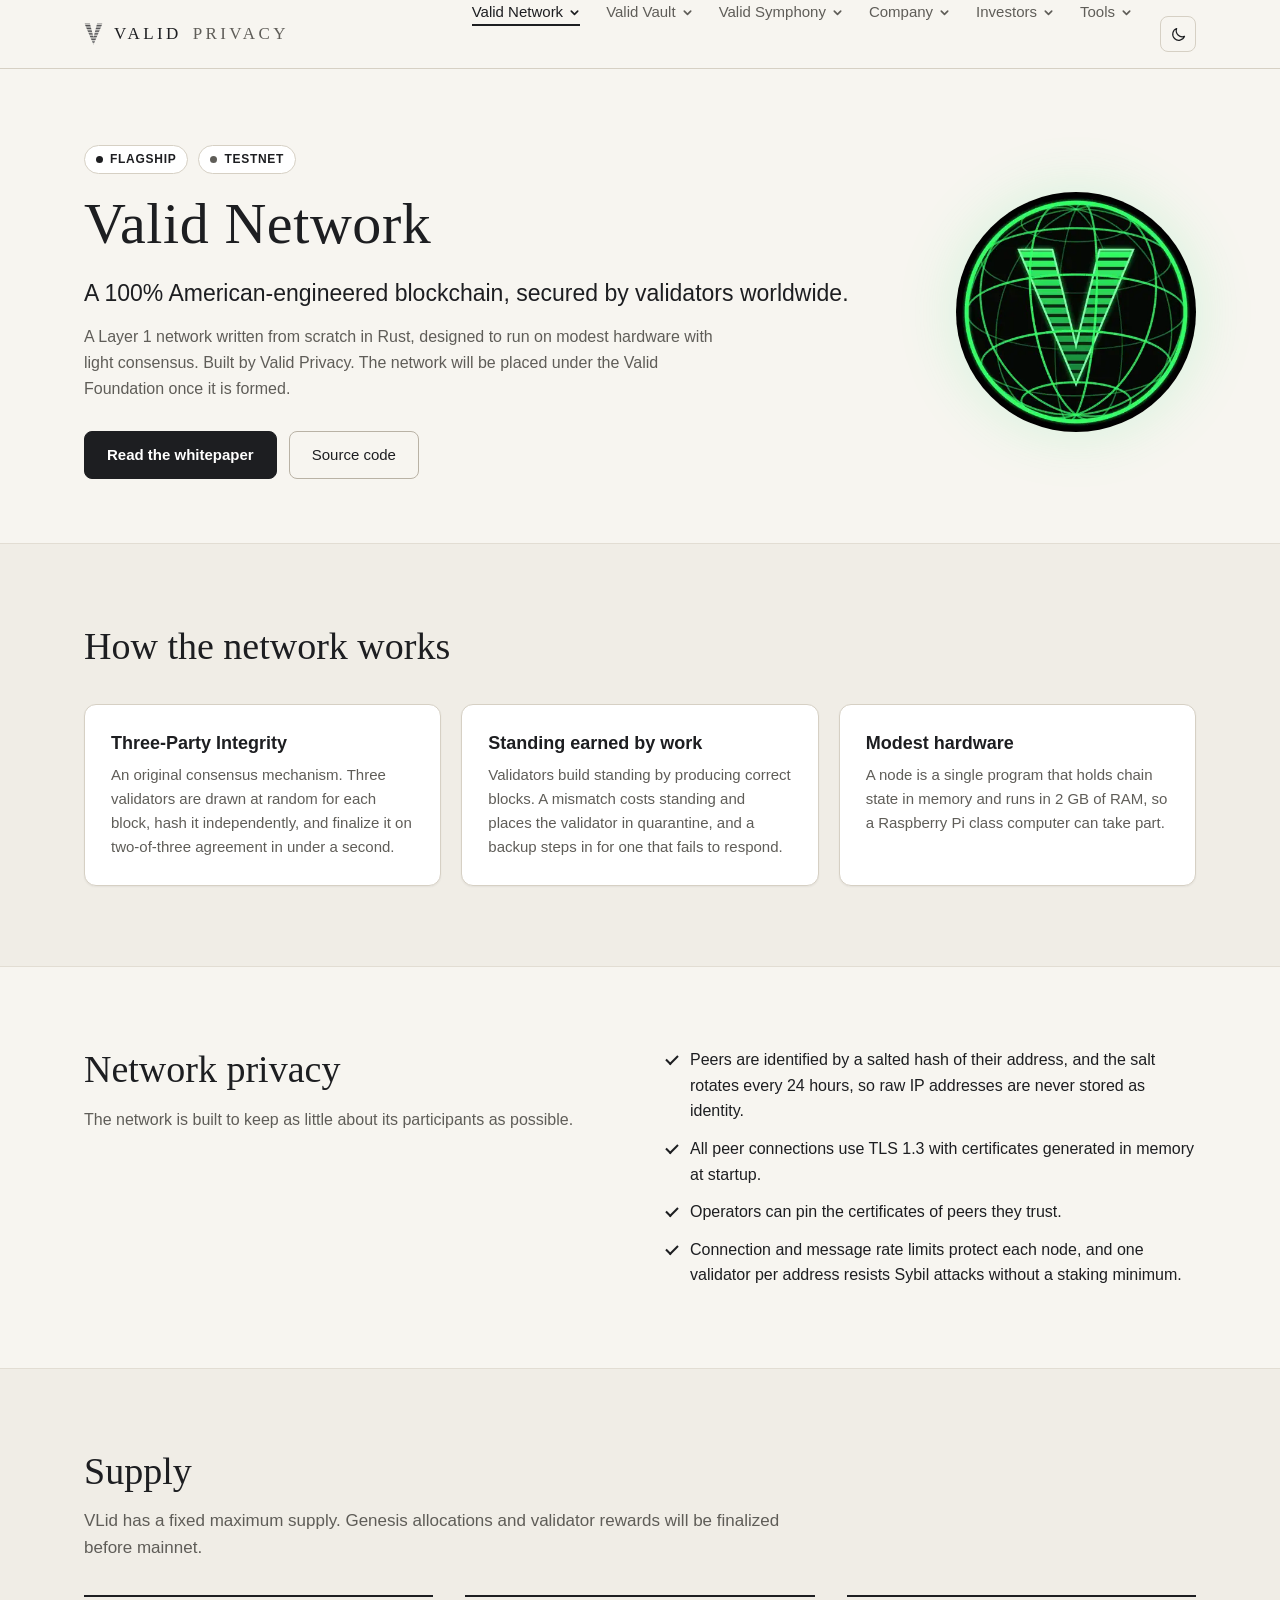
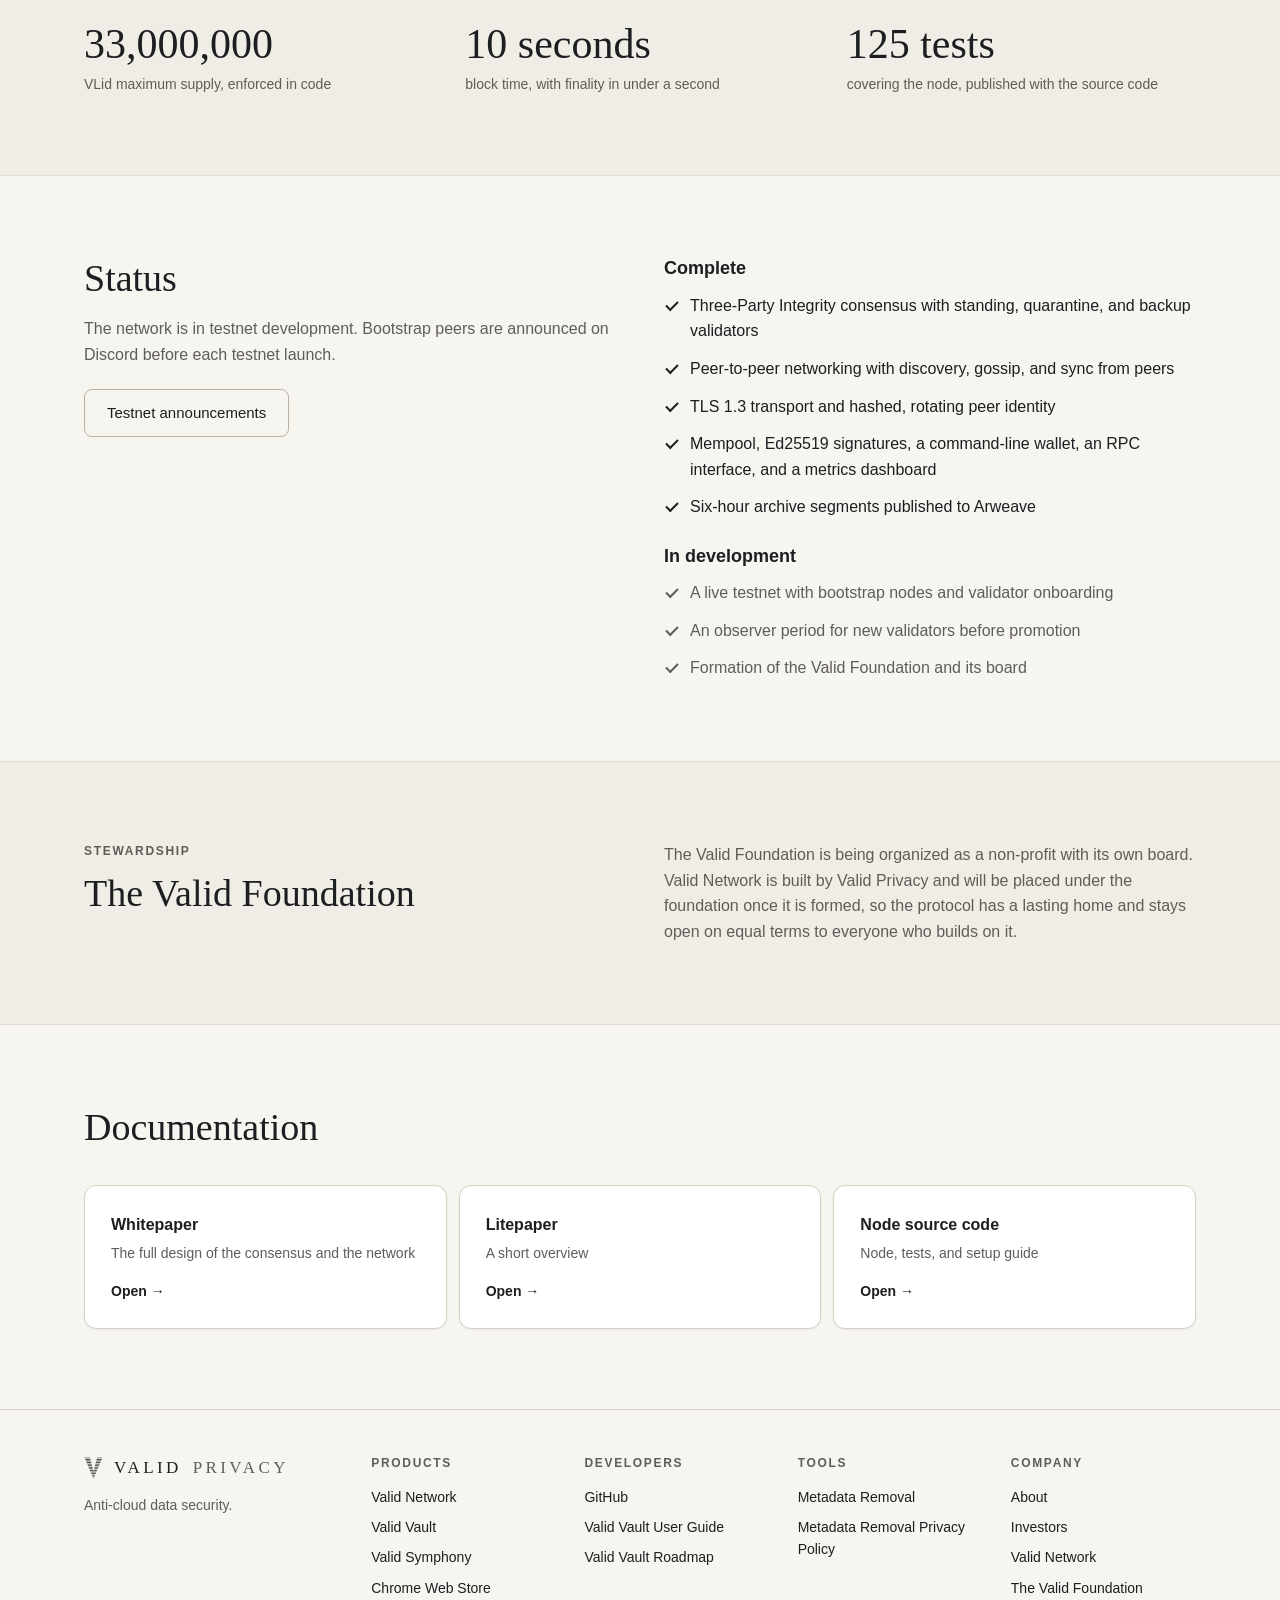
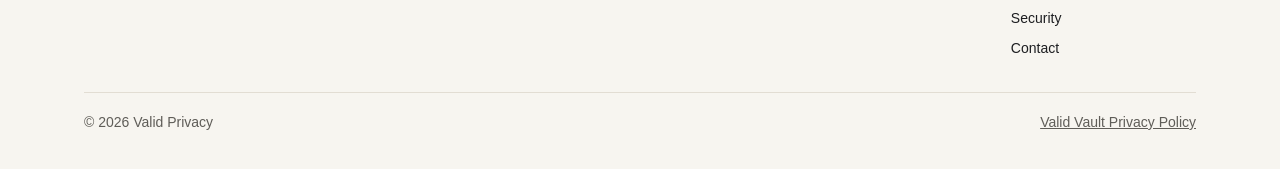
<file: network.html>
<!doctype html>
<html lang="en">
<head>
<meta charset="utf-8">
<meta name="viewport" content="width=device-width, initial-scale=1">
<title>Valid Network | Valid Privacy</title>
<meta name="description" content="Valid Network, a Layer 1 blockchain written from scratch in Rust, to be stewarded by the Valid Foundation.">
<link rel="canonical" href="https://validprivacy.github.io/network.html">
<meta property="og:type" content="website">
<meta property="og:site_name" content="Valid Privacy">
<meta property="og:title" content="Valid Network | Valid Privacy">
<meta property="og:description" content="Valid Network, a Layer 1 blockchain written from scratch in Rust, to be stewarded by the Valid Foundation.">
<meta property="og:url" content="https://validprivacy.github.io/network.html">
<meta name="color-scheme" content="light dark">
<link rel="icon" href="favicon.ico" sizes="any">
<link rel="icon" type="image/png" sizes="192x192" href="favicon-192.png">
<link rel="icon" type="image/png" sizes="96x96" href="favicon-96.png">
<link rel="icon" type="image/png" sizes="48x48" href="favicon-48.png">
<link rel="icon" type="image/png" sizes="32x32" href="favicon-32.png">
<link rel="apple-touch-icon" href="apple-touch-icon.png">
<link rel="stylesheet" href="site.css">
<script>try{if(localStorage.getItem('valid-theme')==='dark')document.documentElement.setAttribute('data-theme','dark')}catch(e){}</script>
</head>
<body>
<svg width="0" height="0" style="position:absolute" aria-hidden="true"><defs><linearGradient id="vv-mark-fill" x1="0" y1="0" x2="1" y2="1"><stop offset="0" style="stop-color: var(--mark-1)"/><stop offset="1" style="stop-color: var(--mark-2)"/></linearGradient><clipPath id="vv-mark-clip"><path d="M4,4 L104,4 L171,262 L238,4 L338,4 L171,399 Z"/></clipPath><mask id="vv-mark-mask"><g fill="#fff"><rect x="0" y="8.00" width="342" height="14.44"/><rect x="0" y="36.89" width="342" height="14.44"/><rect x="0" y="65.78" width="342" height="14.44"/><rect x="0" y="94.67" width="342" height="14.44"/><rect x="0" y="123.56" width="342" height="14.44"/><rect x="0" y="152.44" width="342" height="14.44"/><rect x="0" y="181.33" width="342" height="14.44"/><rect x="0" y="210.22" width="342" height="14.44"/><rect x="0" y="239.11" width="342" height="14.44"/><rect x="0" y="268.00" width="342" height="14.44"/><rect x="0" y="296.89" width="342" height="14.44"/><rect x="0" y="325.78" width="342" height="14.44"/><rect x="0" y="354.67" width="342" height="14.44"/><rect x="0" y="383.56" width="342" height="14.44"/></g></mask></defs><symbol id="vv-mark" viewBox="0 0 342 403"><g clip-path="url(#vv-mark-clip)"><rect width="342" height="403" fill="url(#vv-mark-fill)" mask="url(#vv-mark-mask)"/></g></symbol></svg>
<a class="skip" href="#main">Skip to content</a>
<header class="site-head">
  <div class="wrap head-row">
    <a class="brand" href="index.html" aria-label="Valid Privacy home"><svg viewBox="0 0 342 403" aria-hidden="true"><use href="#vv-mark"/></svg>VALID <span class="brand-sub">PRIVACY</span></a>
    <nav class="tabs" aria-label="Main"><details class="menu current"><summary>Valid Network<svg viewBox="0 0 12 12" aria-hidden="true"><path d="M2.5 4.5 6 8l3.5-3.5"/></svg></summary><div class="menu-list"><a href="network.html" aria-current="page">Overview</a><a href="network-whitepaper.html">Whitepaper</a><a href="network-litepaper.html">Litepaper</a><a href="network.html#privacy">Network Privacy</a><a href="https://github.com/validprivacy/valid-network" target="_blank" rel="noopener">Source Code</a></div></details><details class="menu"><summary>Valid Vault<svg viewBox="0 0 12 12" aria-hidden="true"><path d="M2.5 4.5 6 8l3.5-3.5"/></svg></summary><div class="menu-list"><a href="vault.html">Overview</a><a href="vault-guide.html">User Guide</a><a href="vault-privacy.html">Privacy Policy</a><a href="https://chromewebstore.google.com/detail/valid-vault-password-mana/fkpfaemmphmakebhejhaegjgcnieeoab" target="_blank" rel="noopener">Chrome Web Store</a><a href="https://github.com/validprivacy/valid-vault" target="_blank" rel="noopener">Source Code</a></div></details><details class="menu"><summary>Valid Symphony<svg viewBox="0 0 12 12" aria-hidden="true"><path d="M2.5 4.5 6 8l3.5-3.5"/></svg></summary><div class="menu-list"><a href="symphony.html">Overview</a><a href="symphony.html#principles">Principles</a><a href="https://github.com/validprivacy/valid-symphony" target="_blank" rel="noopener">Source Code</a></div></details><details class="menu"><summary>Company<svg viewBox="0 0 12 12" aria-hidden="true"><path d="M2.5 4.5 6 8l3.5-3.5"/></svg></summary><div class="menu-list"><a href="company.html">About</a><a href="company.html#security">Security</a><a href="company.html#contact">Contact</a></div></details><details class="menu"><summary>Investors<svg viewBox="0 0 12 12" aria-hidden="true"><path d="M2.5 4.5 6 8l3.5-3.5"/></svg></summary><div class="menu-list"><a href="investors.html">Overview</a><a href="investors.html#vault">Valid Vault Enterprise</a><a href="investors.html#documents">Investor Documents</a></div></details><details class="menu"><summary>Tools<svg viewBox="0 0 12 12" aria-hidden="true"><path d="M2.5 4.5 6 8l3.5-3.5"/></svg></summary><div class="menu-list"><a href="metadata-removal.html">Metadata Removal</a><a href="metadata-removal-privacy.html">Metadata Removal Privacy Policy</a><a href="https://github.com/validprivacy/metadata-removal" target="_blank" rel="noopener">Metadata Removal Source Code</a></div></details></nav>
    <button class="icon-btn" type="button" data-theme-toggle aria-label="Switch to night mode" title="Switch between day and night"><span class="when-night"><svg viewBox="0 0 24 24" aria-hidden="true"><path d="M20.5 14.6A8.6 8.6 0 0 1 9.4 3.5a8.6 8.6 0 1 0 11.1 11.1z"/></svg></span><span class="when-day"><svg viewBox="0 0 24 24" aria-hidden="true"><circle cx="12" cy="12" r="4.2"/><path d="M12 2.5v2.2M12 19.3v2.2M4.6 4.6l1.6 1.6M17.8 17.8l1.6 1.6M2.5 12h2.2M19.3 12h2.2M4.6 19.4l1.6-1.6M17.8 6.2l1.6-1.6"/></svg></span></button>
  </div>
</header>
<main id="main">
<section class="hero">
  <div class="wrap hero-grid">
    <div>
      <div class="eyebrow"><span class="chip live">Flagship</span> <span class="chip">Testnet</span></div>
      <h1 class="title">Valid Network</h1>
      <p class="lead">A 100% American-engineered blockchain, secured by validators worldwide.</p>
      <p class="sub">A Layer 1 network written from scratch in Rust, designed to run on modest hardware with light consensus. Built by Valid Privacy. The network will be placed under the Valid Foundation once it is formed.</p>
      <div class="btn-row"><a class="btn" href="network-whitepaper.html">Read the whitepaper</a><a class="btn quiet" href="https://github.com/validprivacy/valid-network" target="_blank" rel="noopener">Source code</a></div>
    </div>
    <div class="hero-mark"><picture><source srcset="network-globe-still.webp" media="(prefers-reduced-motion: reduce)"><img class="globe-art" src="network-globe.webp" width="240" height="240" alt="Valid Network globe"></picture></div>
  </div>
</section>

<section class="band alt" id="network">
  <div class="wrap">
    <div class="section-head"><h2>How the network works</h2></div>
    <div class="grid three">
      <div class="card"><h3>Three-Party Integrity</h3><p>An original consensus mechanism. Three validators are drawn at random for each block, hash it independently, and finalize it on two-of-three agreement in under a second.</p></div>
      <div class="card"><h3>Standing earned by work</h3><p>Validators build standing by producing correct blocks. A mismatch costs standing and places the validator in quarantine, and a backup steps in for one that fails to respond.</p></div>
      <div class="card"><h3>Modest hardware</h3><p>A node is a single program that holds chain state in memory and runs in 2 GB of RAM, so a Raspberry Pi class computer can take part.</p></div>
    </div>
  </div>
</section>

<section class="band" id="privacy">
  <div class="wrap split">
    <div>
      <h2>Network privacy</h2>
      <p style="color:var(--text-dim);margin-top:14px">The network is built to keep as little about its participants as possible.</p>
    </div>
    <ul class="ticks">
      <li>Peers are identified by a salted hash of their address, and the salt rotates every 24 hours, so raw IP addresses are never stored as identity.</li>
      <li>All peer connections use TLS 1.3 with certificates generated in memory at startup.</li>
      <li>Operators can pin the certificates of peers they trust.</li>
      <li>Connection and message rate limits protect each node, and one validator per address resists Sybil attacks without a staking minimum.</li>
    </ul>
  </div>
</section>

<section class="band alt" id="token">
  <div class="wrap">
    <div class="section-head"><h2>Supply</h2><p>VLid has a fixed maximum supply. Genesis allocations and validator rewards will be finalized before mainnet.</p></div>
    <div class="stats">
      <div class="well stat"><div class="value">33,000,000</div><div class="label">VLid maximum supply, enforced in code</div></div>
      <div class="well stat"><div class="value">10 seconds</div><div class="label">block time, with finality in under a second</div></div>
      <div class="well stat"><div class="value">125 tests</div><div class="label">covering the node, published with the source code</div></div>
    </div>
  </div>
</section>

<section class="band" id="status">
  <div class="wrap split">
    <div>
      <h2>Status</h2>
      <p style="color:var(--text-dim);margin-top:14px">The network is in testnet development. Bootstrap peers are announced on Discord before each testnet launch.</p>
      <div class="btn-row" style="margin-top:22px"><a class="btn quiet" href="https://discord.gg/XSgqs4uuBa" target="_blank" rel="noopener">Testnet announcements</a></div>
    </div>
    <div>
      <h3 style="margin-bottom:12px">Complete</h3>
      <ul class="ticks">
        <li>Three-Party Integrity consensus with standing, quarantine, and backup validators</li>
        <li>Peer-to-peer networking with discovery, gossip, and sync from peers</li>
        <li>TLS 1.3 transport and hashed, rotating peer identity</li>
        <li>Mempool, Ed25519 signatures, a command-line wallet, an RPC interface, and a metrics dashboard</li>
        <li>Six-hour archive segments published to Arweave</li>
      </ul>
      <h3 style="margin:24px 0 12px">In development</h3>
      <ul class="ticks dim">
        <li>A live testnet with bootstrap nodes and validator onboarding</li>
        <li>An observer period for new validators before promotion</li>
        <li>Formation of the Valid Foundation and its board</li>
      </ul>
    </div>
  </div>
</section>

<section class="band alt" id="foundation">
  <div class="wrap split">
    <div>
      <div class="kicker">Stewardship</div>
      <h2>The Valid Foundation</h2>
    </div>
    <div>
      <p style="color:var(--text-dim)">The Valid Foundation is being organized as a non-profit with its own board. Valid Network is built by Valid Privacy and will be placed under the foundation once it is formed, so the protocol has a lasting home and stays open on equal terms to everyone who builds on it.</p>
    </div>
  </div>
</section>

<section class="band" id="links">
  <div class="wrap">
    <div class="section-head"><h2>Documentation</h2></div>
    <div class="links">
      <a class="card link-card" href="network-whitepaper.html"><span class="label">Whitepaper</span><span class="hint">The full design of the consensus and the network</span><span class="arrow">Open</span></a>
      <a class="card link-card" href="network-litepaper.html"><span class="label">Litepaper</span><span class="hint">A short overview</span><span class="arrow">Open</span></a>
      <a class="card link-card" href="https://github.com/validprivacy/valid-network" target="_blank" rel="noopener"><span class="label">Node source code</span><span class="hint">Node, tests, and setup guide</span><span class="arrow">Open</span></a>
    </div>
  </div>
</section>
</main>
<footer class="site-foot">
  <div class="wrap">
    <div class="foot-grid">
      <div>
        <a class="brand" href="index.html"><svg viewBox="0 0 342 403" aria-hidden="true"><use href="#vv-mark"/></svg>VALID <span class="brand-sub">PRIVACY</span></a>
        <p class="foot-note">Anti-cloud data security.</p>
      </div>
      <div>
        <h4>Products</h4>
        <ul><li><a href="network.html">Valid Network</a></li><li><a href="vault.html">Valid Vault</a></li><li><a href="symphony.html">Valid Symphony</a></li><li><a href="https://chromewebstore.google.com/detail/valid-vault-password-mana/fkpfaemmphmakebhejhaegjgcnieeoab" target="_blank" rel="noopener">Chrome Web Store</a></li></ul>
      </div>
      <div>
        <h4>Developers</h4>
        <ul><li><a href="https://github.com/validprivacy" target="_blank" rel="noopener">GitHub</a></li><li><a href="vault-guide.html">Valid Vault User Guide</a></li><li><a href="https://github.com/validprivacy/valid-vault/blob/main/ROADMAP.md" target="_blank" rel="noopener">Valid Vault Roadmap</a></li></ul>
      </div>
      <div>
        <h4>Tools</h4>
        <ul><li><a href="metadata-removal.html">Metadata Removal</a></li><li><a href="metadata-removal-privacy.html">Metadata Removal Privacy Policy</a></li></ul>
      </div>
      <div>
        <h4>Company</h4>
        <ul><li><a href="company.html">About</a></li><li><a href="investors.html">Investors</a></li><li><a href="network.html">Valid Network</a></li><li><a href="network.html#foundation">The Valid Foundation</a></li><li><a href="company.html#security">Security</a></li><li><a href="company.html#contact">Contact</a></li></ul>
      </div>
    </div>
    <div class="foot-base"><span>&copy; 2026 Valid Privacy</span><span><a href="vault-privacy.html">Valid Vault Privacy Policy</a></span></div>
  </div>
</footer>
<script src="site.js"></script>
</body>
</html>
</file>
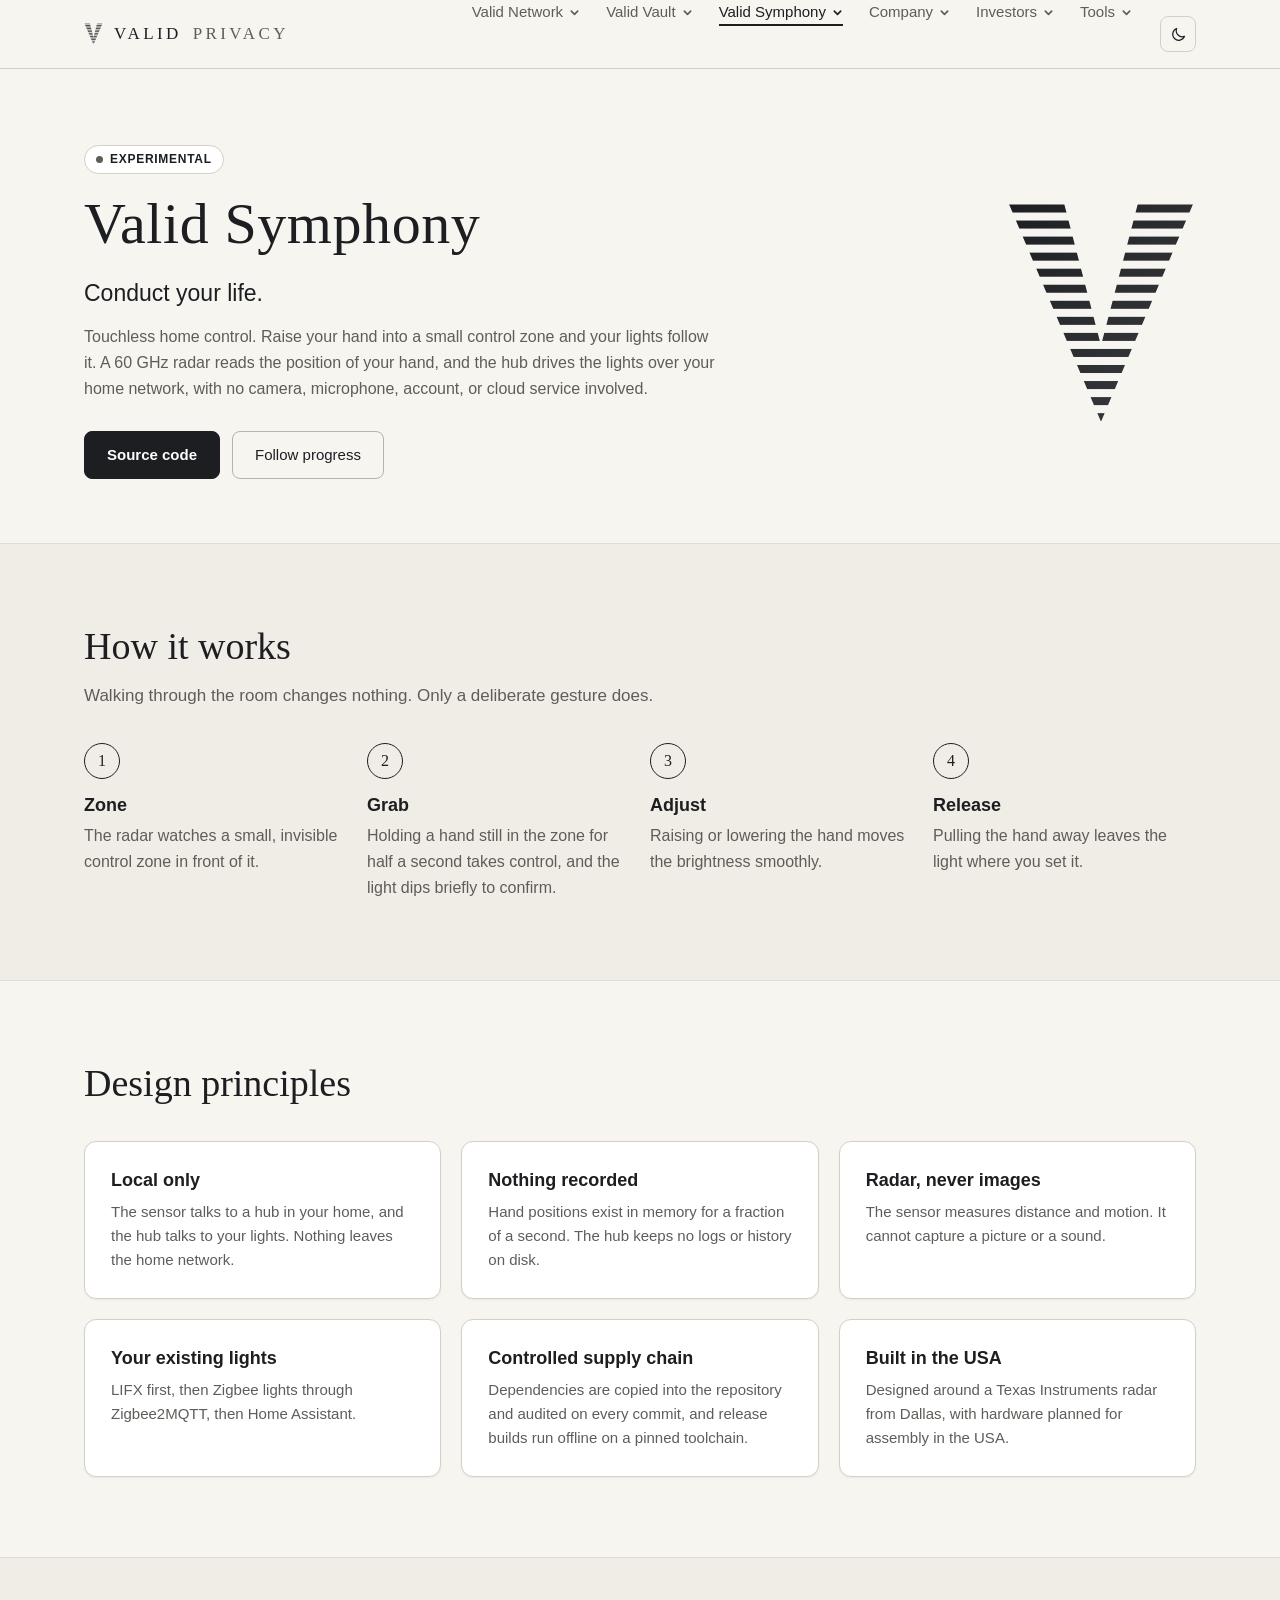
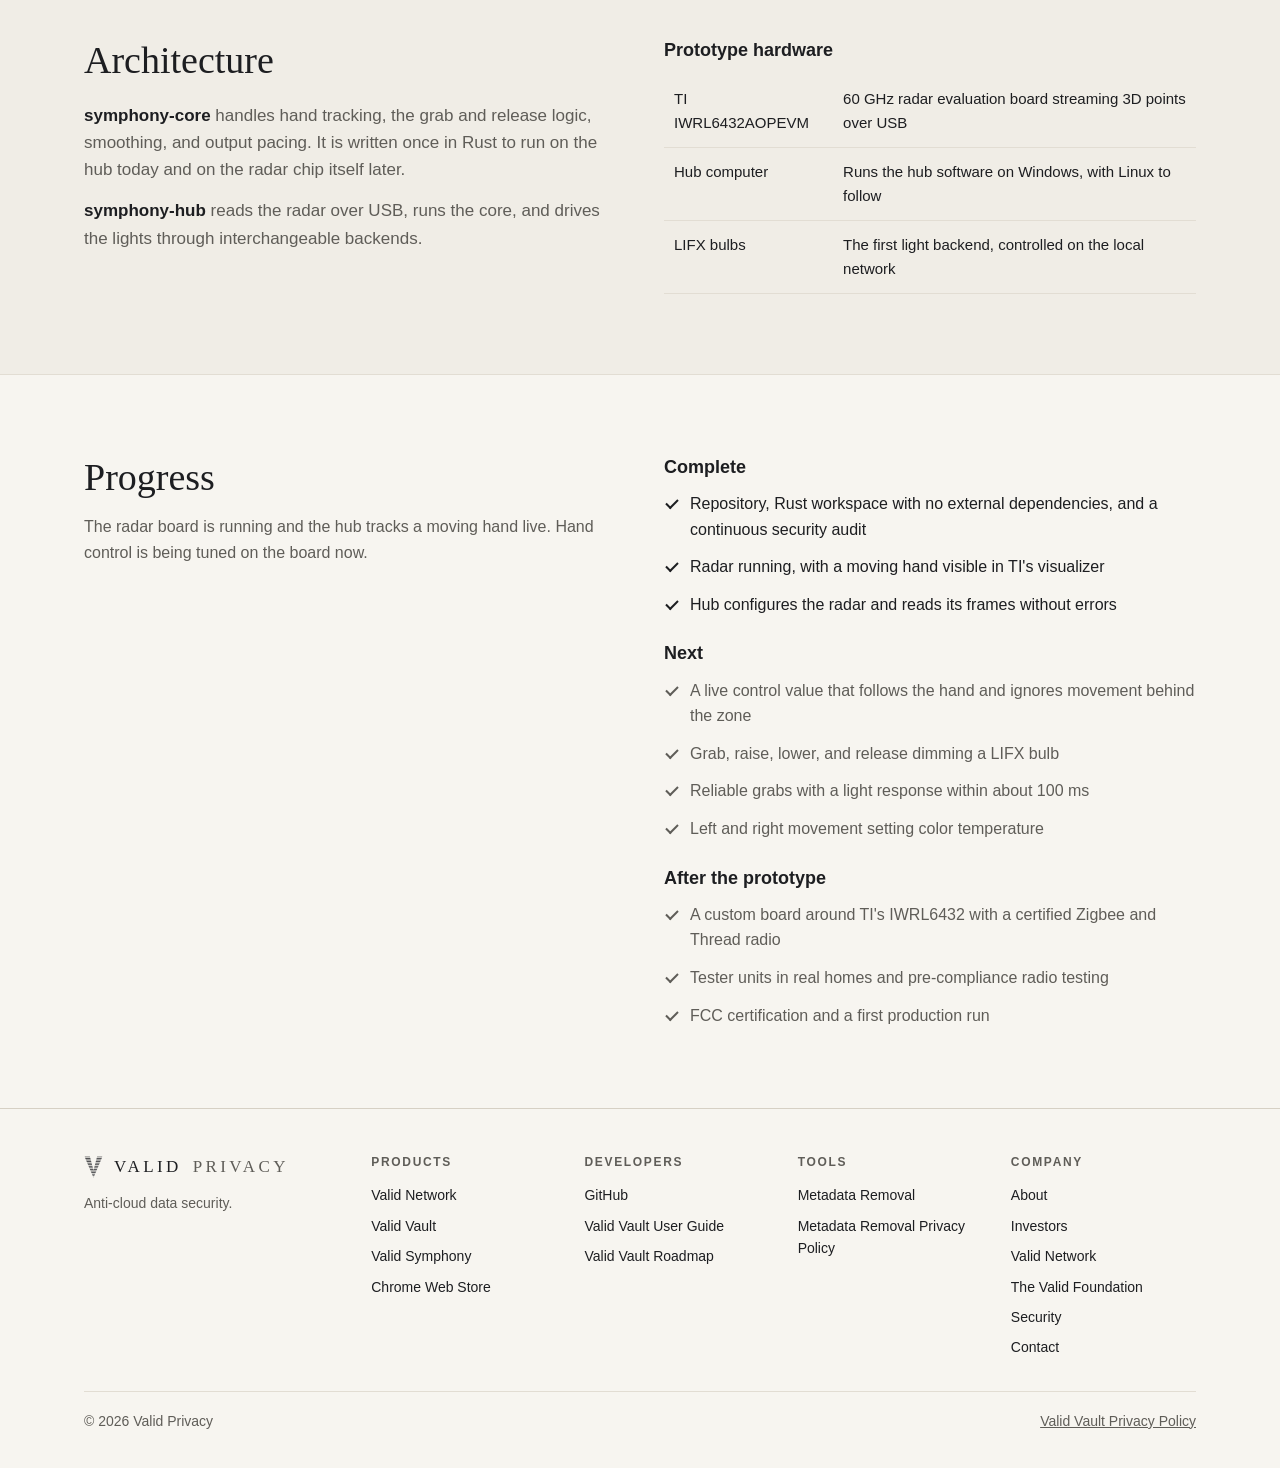
<file: symphony.html>
<!doctype html>
<html lang="en">
<head>
<meta charset="utf-8">
<meta name="viewport" content="width=device-width, initial-scale=1">
<title>Valid Symphony | Valid Privacy</title>
<meta name="description" content="Touchless home control with 60 GHz radar that runs entirely on your home network.">
<link rel="canonical" href="https://validprivacy.github.io/symphony.html">
<meta property="og:type" content="website">
<meta property="og:site_name" content="Valid Privacy">
<meta property="og:title" content="Valid Symphony | Valid Privacy">
<meta property="og:description" content="Touchless home control with 60 GHz radar that runs entirely on your home network.">
<meta property="og:url" content="https://validprivacy.github.io/symphony.html">
<meta name="color-scheme" content="light dark">
<link rel="icon" href="favicon.ico" sizes="any">
<link rel="icon" type="image/png" sizes="192x192" href="favicon-192.png">
<link rel="icon" type="image/png" sizes="96x96" href="favicon-96.png">
<link rel="icon" type="image/png" sizes="48x48" href="favicon-48.png">
<link rel="icon" type="image/png" sizes="32x32" href="favicon-32.png">
<link rel="apple-touch-icon" href="apple-touch-icon.png">
<link rel="stylesheet" href="site.css">
<script>try{if(localStorage.getItem('valid-theme')==='dark')document.documentElement.setAttribute('data-theme','dark')}catch(e){}</script>
</head>
<body>
<svg width="0" height="0" style="position:absolute" aria-hidden="true"><defs><linearGradient id="vv-mark-fill" x1="0" y1="0" x2="1" y2="1"><stop offset="0" style="stop-color: var(--mark-1)"/><stop offset="1" style="stop-color: var(--mark-2)"/></linearGradient><clipPath id="vv-mark-clip"><path d="M4,4 L104,4 L171,262 L238,4 L338,4 L171,399 Z"/></clipPath><mask id="vv-mark-mask"><g fill="#fff"><rect x="0" y="8.00" width="342" height="14.44"/><rect x="0" y="36.89" width="342" height="14.44"/><rect x="0" y="65.78" width="342" height="14.44"/><rect x="0" y="94.67" width="342" height="14.44"/><rect x="0" y="123.56" width="342" height="14.44"/><rect x="0" y="152.44" width="342" height="14.44"/><rect x="0" y="181.33" width="342" height="14.44"/><rect x="0" y="210.22" width="342" height="14.44"/><rect x="0" y="239.11" width="342" height="14.44"/><rect x="0" y="268.00" width="342" height="14.44"/><rect x="0" y="296.89" width="342" height="14.44"/><rect x="0" y="325.78" width="342" height="14.44"/><rect x="0" y="354.67" width="342" height="14.44"/><rect x="0" y="383.56" width="342" height="14.44"/></g></mask></defs><symbol id="vv-mark" viewBox="0 0 342 403"><g clip-path="url(#vv-mark-clip)"><rect width="342" height="403" fill="url(#vv-mark-fill)" mask="url(#vv-mark-mask)"/></g></symbol></svg>
<a class="skip" href="#main">Skip to content</a>
<header class="site-head">
  <div class="wrap head-row">
    <a class="brand" href="index.html" aria-label="Valid Privacy home"><svg viewBox="0 0 342 403" aria-hidden="true"><use href="#vv-mark"/></svg>VALID <span class="brand-sub">PRIVACY</span></a>
    <nav class="tabs" aria-label="Main"><details class="menu"><summary>Valid Network<svg viewBox="0 0 12 12" aria-hidden="true"><path d="M2.5 4.5 6 8l3.5-3.5"/></svg></summary><div class="menu-list"><a href="network.html">Overview</a><a href="network-whitepaper.html">Whitepaper</a><a href="network-litepaper.html">Litepaper</a><a href="network.html#privacy">Network Privacy</a><a href="https://github.com/validprivacy/valid-network" target="_blank" rel="noopener">Source Code</a></div></details><details class="menu"><summary>Valid Vault<svg viewBox="0 0 12 12" aria-hidden="true"><path d="M2.5 4.5 6 8l3.5-3.5"/></svg></summary><div class="menu-list"><a href="vault.html">Overview</a><a href="vault-guide.html">User Guide</a><a href="vault-privacy.html">Privacy Policy</a><a href="https://chromewebstore.google.com/detail/valid-vault-password-mana/fkpfaemmphmakebhejhaegjgcnieeoab" target="_blank" rel="noopener">Chrome Web Store</a><a href="https://github.com/validprivacy/valid-vault" target="_blank" rel="noopener">Source Code</a></div></details><details class="menu current"><summary>Valid Symphony<svg viewBox="0 0 12 12" aria-hidden="true"><path d="M2.5 4.5 6 8l3.5-3.5"/></svg></summary><div class="menu-list"><a href="symphony.html" aria-current="page">Overview</a><a href="symphony.html#principles">Principles</a><a href="https://github.com/validprivacy/valid-symphony" target="_blank" rel="noopener">Source Code</a></div></details><details class="menu"><summary>Company<svg viewBox="0 0 12 12" aria-hidden="true"><path d="M2.5 4.5 6 8l3.5-3.5"/></svg></summary><div class="menu-list"><a href="company.html">About</a><a href="company.html#security">Security</a><a href="company.html#contact">Contact</a></div></details><details class="menu"><summary>Investors<svg viewBox="0 0 12 12" aria-hidden="true"><path d="M2.5 4.5 6 8l3.5-3.5"/></svg></summary><div class="menu-list"><a href="investors.html">Overview</a><a href="investors.html#vault">Valid Vault Enterprise</a><a href="investors.html#documents">Investor Documents</a></div></details><details class="menu"><summary>Tools<svg viewBox="0 0 12 12" aria-hidden="true"><path d="M2.5 4.5 6 8l3.5-3.5"/></svg></summary><div class="menu-list"><a href="metadata-removal.html">Metadata Removal</a><a href="metadata-removal-privacy.html">Metadata Removal Privacy Policy</a><a href="https://github.com/validprivacy/metadata-removal" target="_blank" rel="noopener">Metadata Removal Source Code</a></div></details></nav>
    <button class="icon-btn" type="button" data-theme-toggle aria-label="Switch to night mode" title="Switch between day and night"><span class="when-night"><svg viewBox="0 0 24 24" aria-hidden="true"><path d="M20.5 14.6A8.6 8.6 0 0 1 9.4 3.5a8.6 8.6 0 1 0 11.1 11.1z"/></svg></span><span class="when-day"><svg viewBox="0 0 24 24" aria-hidden="true"><circle cx="12" cy="12" r="4.2"/><path d="M12 2.5v2.2M12 19.3v2.2M4.6 4.6l1.6 1.6M17.8 17.8l1.6 1.6M2.5 12h2.2M19.3 12h2.2M4.6 19.4l1.6-1.6M17.8 6.2l1.6-1.6"/></svg></span></button>
  </div>
</header>
<main id="main">
<section class="hero">
  <div class="wrap hero-grid">
    <div>
      <div class="eyebrow"><span class="chip">Experimental</span></div>
      <h1 class="title">Valid Symphony</h1>
      <p class="lead">Conduct your life.</p>
      <p class="sub">Touchless home control. Raise your hand into a small control zone and your lights follow it. A 60 GHz radar reads the position of your hand, and the hub drives the lights over your home network, with no camera, microphone, account, or cloud service involved.</p>
      <div class="btn-row"><a class="btn" href="https://github.com/validprivacy/valid-symphony" target="_blank" rel="noopener">Source code</a><a class="btn quiet" href="https://discord.gg/XSgqs4uuBa" target="_blank" rel="noopener">Follow progress</a></div>
    </div>
    <div class="hero-mark"><svg viewBox="0 0 342 403" aria-hidden="true"><use href="#vv-mark"/></svg></div>
  </div>
</section>

<section class="band alt" id="how">
  <div class="wrap">
    <div class="section-head"><h2>How it works</h2><p>Walking through the room changes nothing. Only a deliberate gesture does.</p></div>
    <ol class="steps">
      <li><h3>Zone</h3><p style="color:var(--text-dim);margin-top:6px">The radar watches a small, invisible control zone in front of it.</p></li>
      <li><h3>Grab</h3><p style="color:var(--text-dim);margin-top:6px">Holding a hand still in the zone for half a second takes control, and the light dips briefly to confirm.</p></li>
      <li><h3>Adjust</h3><p style="color:var(--text-dim);margin-top:6px">Raising or lowering the hand moves the brightness smoothly.</p></li>
      <li><h3>Release</h3><p style="color:var(--text-dim);margin-top:6px">Pulling the hand away leaves the light where you set it.</p></li>
    </ol>
  </div>
</section>

<section class="band" id="principles">
  <div class="wrap">
    <div class="section-head"><h2>Design principles</h2></div>
    <div class="grid three">
      <div class="card"><h3>Local only</h3><p>The sensor talks to a hub in your home, and the hub talks to your lights. Nothing leaves the home network.</p></div>
      <div class="card"><h3>Nothing recorded</h3><p>Hand positions exist in memory for a fraction of a second. The hub keeps no logs or history on disk.</p></div>
      <div class="card"><h3>Radar, never images</h3><p>The sensor measures distance and motion. It cannot capture a picture or a sound.</p></div>
      <div class="card"><h3>Your existing lights</h3><p>LIFX first, then Zigbee lights through Zigbee2MQTT, then Home Assistant.</p></div>
      <div class="card"><h3>Controlled supply chain</h3><p>Dependencies are copied into the repository and audited on every commit, and release builds run offline on a pinned toolchain.</p></div>
      <div class="card"><h3>Built in the USA</h3><p>Designed around a Texas Instruments radar from Dallas, with hardware planned for assembly in the USA.</p></div>
    </div>
  </div>
</section>

<section class="band alt" id="architecture">
  <div class="wrap split">
    <div>
      <h2>Architecture</h2>
      <div class="prose" style="margin-top:18px">
        <p><strong>symphony-core</strong> handles hand tracking, the grab and release logic, smoothing, and output pacing. It is written once in Rust to run on the hub today and on the radar chip itself later.</p>
        <p><strong>symphony-hub</strong> reads the radar over USB, runs the core, and drives the lights through interchangeable backends.</p>
      </div>
    </div>
    <div>
      <h3 style="margin-bottom:12px">Prototype hardware</h3>
      <table class="table">
        <tbody>
          <tr><td>TI IWRL6432AOPEVM</td><td>60 GHz radar evaluation board streaming 3D points over USB</td></tr>
          <tr><td>Hub computer</td><td>Runs the hub software on Windows, with Linux to follow</td></tr>
          <tr><td>LIFX bulbs</td><td>The first light backend, controlled on the local network</td></tr>
        </tbody>
      </table>
    </div>
  </div>
</section>

<section class="band" id="milestones">
  <div class="wrap split">
    <div>
      <h2>Progress</h2>
      <p style="color:var(--text-dim);margin-top:14px">The radar board is running and the hub tracks a moving hand live. Hand control is being tuned on the board now.</p>
    </div>
    <div>
      <h3 style="margin-bottom:12px">Complete</h3>
      <ul class="ticks">
        <li>Repository, Rust workspace with no external dependencies, and a continuous security audit</li>
        <li>Radar running, with a moving hand visible in TI's visualizer</li>
        <li>Hub configures the radar and reads its frames without errors</li>
      </ul>
      <h3 style="margin:24px 0 12px">Next</h3>
      <ul class="ticks dim">
        <li>A live control value that follows the hand and ignores movement behind the zone</li>
        <li>Grab, raise, lower, and release dimming a LIFX bulb</li>
        <li>Reliable grabs with a light response within about 100 ms</li>
        <li>Left and right movement setting color temperature</li>
      </ul>
      <h3 style="margin:24px 0 12px">After the prototype</h3>
      <ul class="ticks dim">
        <li>A custom board around TI's IWRL6432 with a certified Zigbee and Thread radio</li>
        <li>Tester units in real homes and pre-compliance radio testing</li>
        <li>FCC certification and a first production run</li>
      </ul>
    </div>
  </div>
</section>
</main>
<footer class="site-foot">
  <div class="wrap">
    <div class="foot-grid">
      <div>
        <a class="brand" href="index.html"><svg viewBox="0 0 342 403" aria-hidden="true"><use href="#vv-mark"/></svg>VALID <span class="brand-sub">PRIVACY</span></a>
        <p class="foot-note">Anti-cloud data security.</p>
      </div>
      <div>
        <h4>Products</h4>
        <ul><li><a href="network.html">Valid Network</a></li><li><a href="vault.html">Valid Vault</a></li><li><a href="symphony.html">Valid Symphony</a></li><li><a href="https://chromewebstore.google.com/detail/valid-vault-password-mana/fkpfaemmphmakebhejhaegjgcnieeoab" target="_blank" rel="noopener">Chrome Web Store</a></li></ul>
      </div>
      <div>
        <h4>Developers</h4>
        <ul><li><a href="https://github.com/validprivacy" target="_blank" rel="noopener">GitHub</a></li><li><a href="vault-guide.html">Valid Vault User Guide</a></li><li><a href="https://github.com/validprivacy/valid-vault/blob/main/ROADMAP.md" target="_blank" rel="noopener">Valid Vault Roadmap</a></li></ul>
      </div>
      <div>
        <h4>Tools</h4>
        <ul><li><a href="metadata-removal.html">Metadata Removal</a></li><li><a href="metadata-removal-privacy.html">Metadata Removal Privacy Policy</a></li></ul>
      </div>
      <div>
        <h4>Company</h4>
        <ul><li><a href="company.html">About</a></li><li><a href="investors.html">Investors</a></li><li><a href="network.html">Valid Network</a></li><li><a href="network.html#foundation">The Valid Foundation</a></li><li><a href="company.html#security">Security</a></li><li><a href="company.html#contact">Contact</a></li></ul>
      </div>
    </div>
    <div class="foot-base"><span>&copy; 2026 Valid Privacy</span><span><a href="vault-privacy.html">Valid Vault Privacy Policy</a></span></div>
  </div>
</footer>
<script src="site.js"></script>
</body>
</html>
</file>
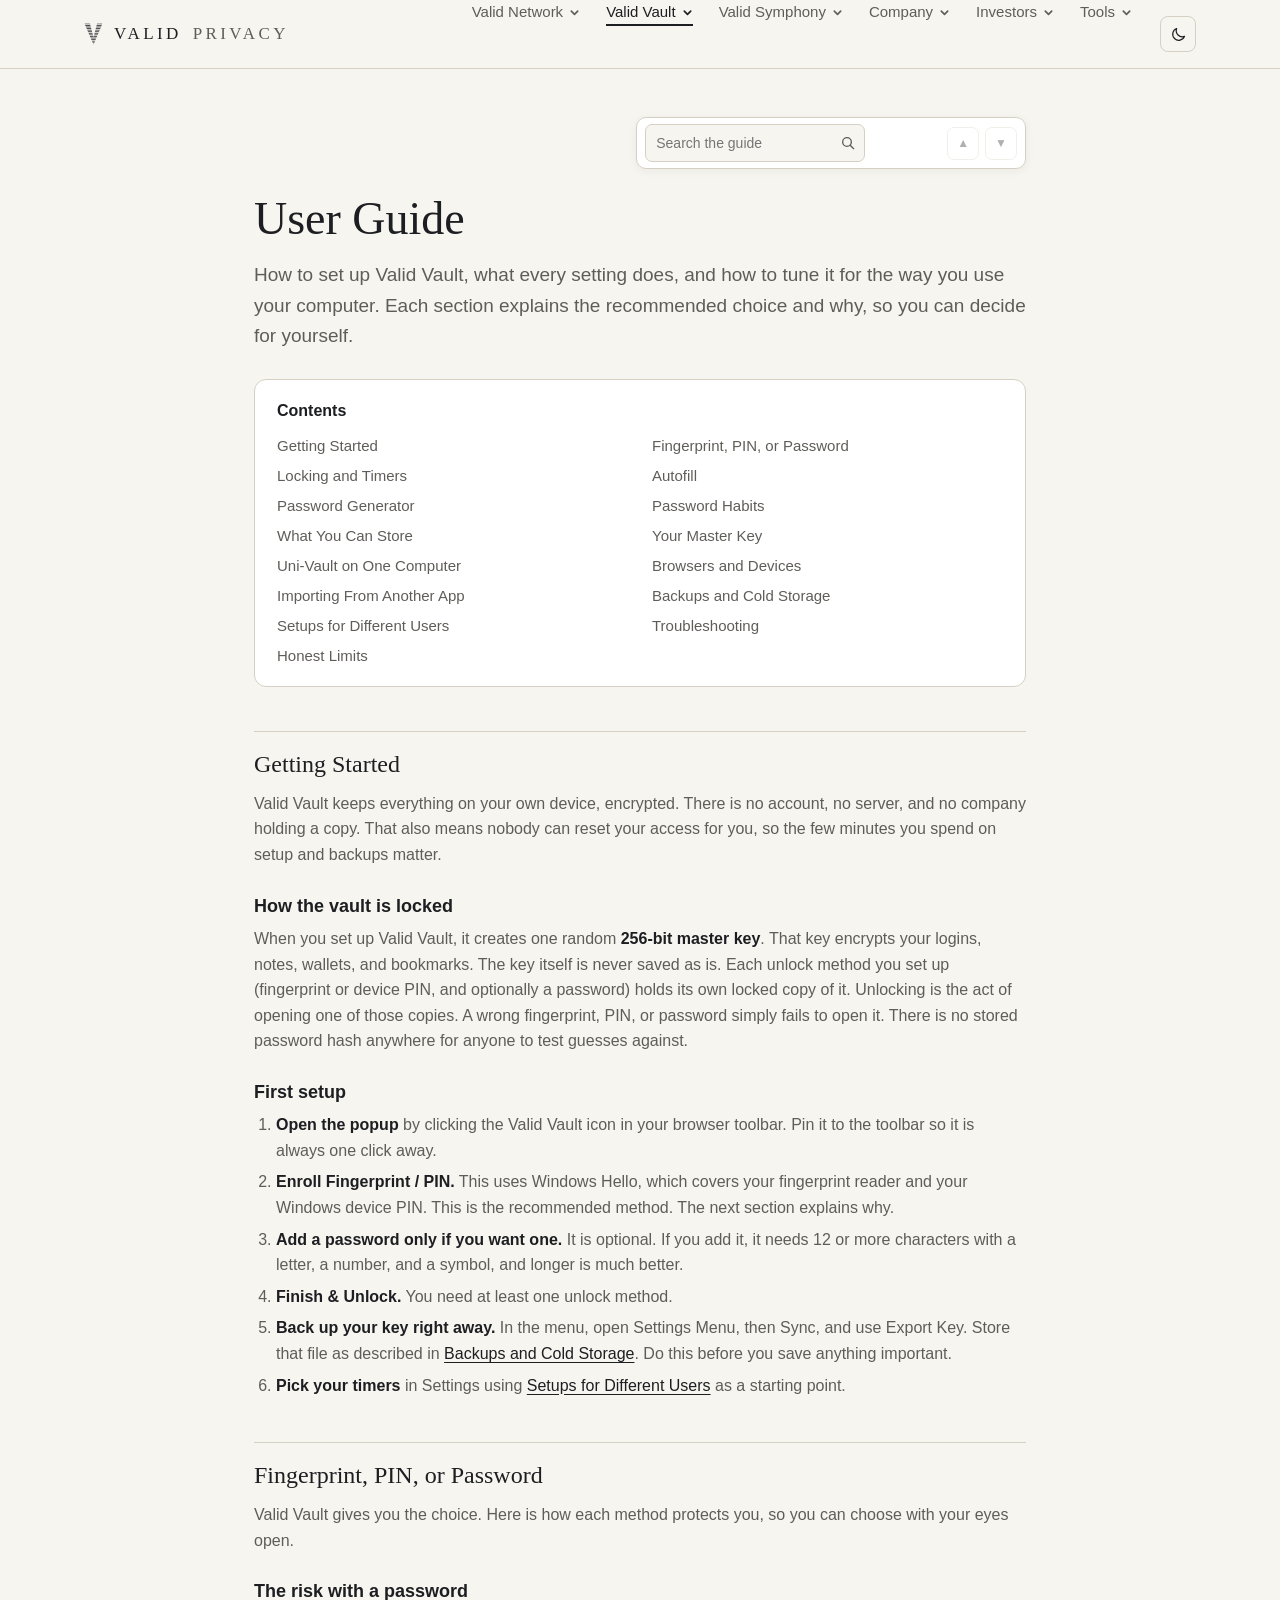
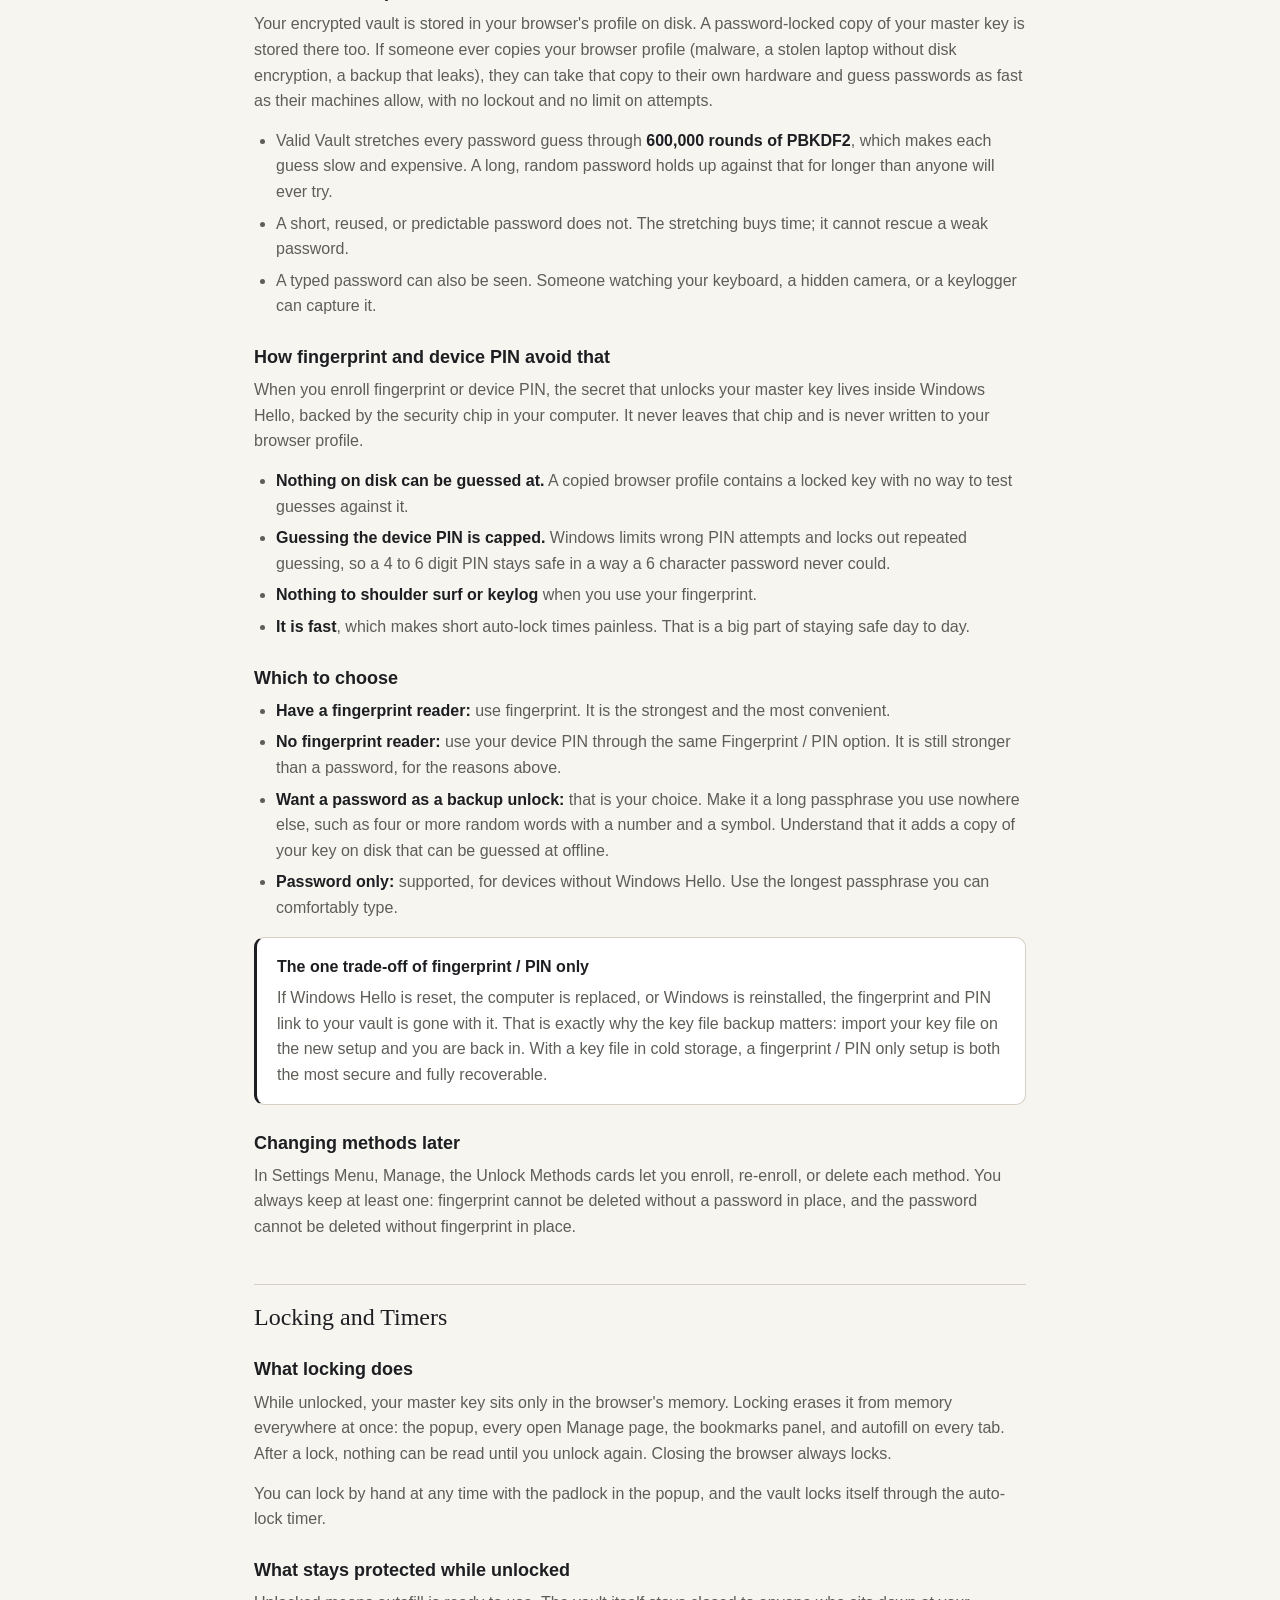
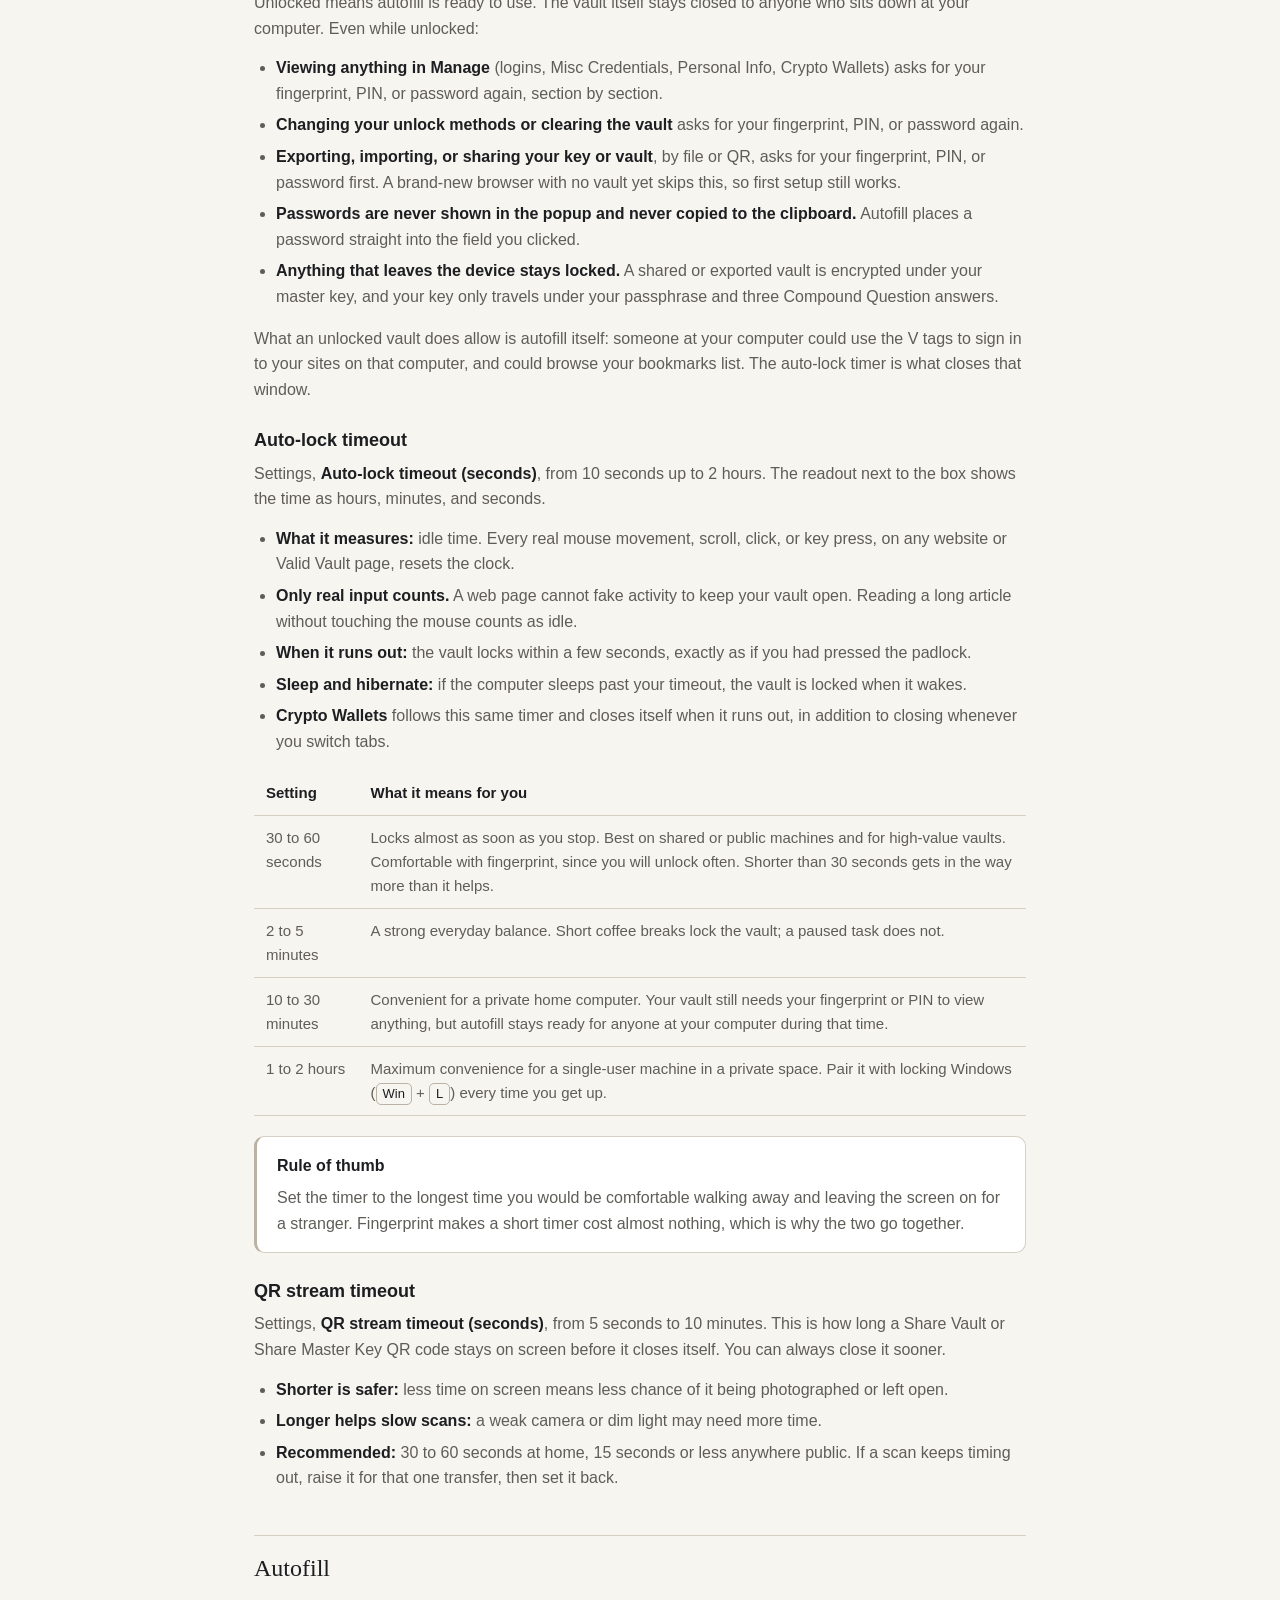
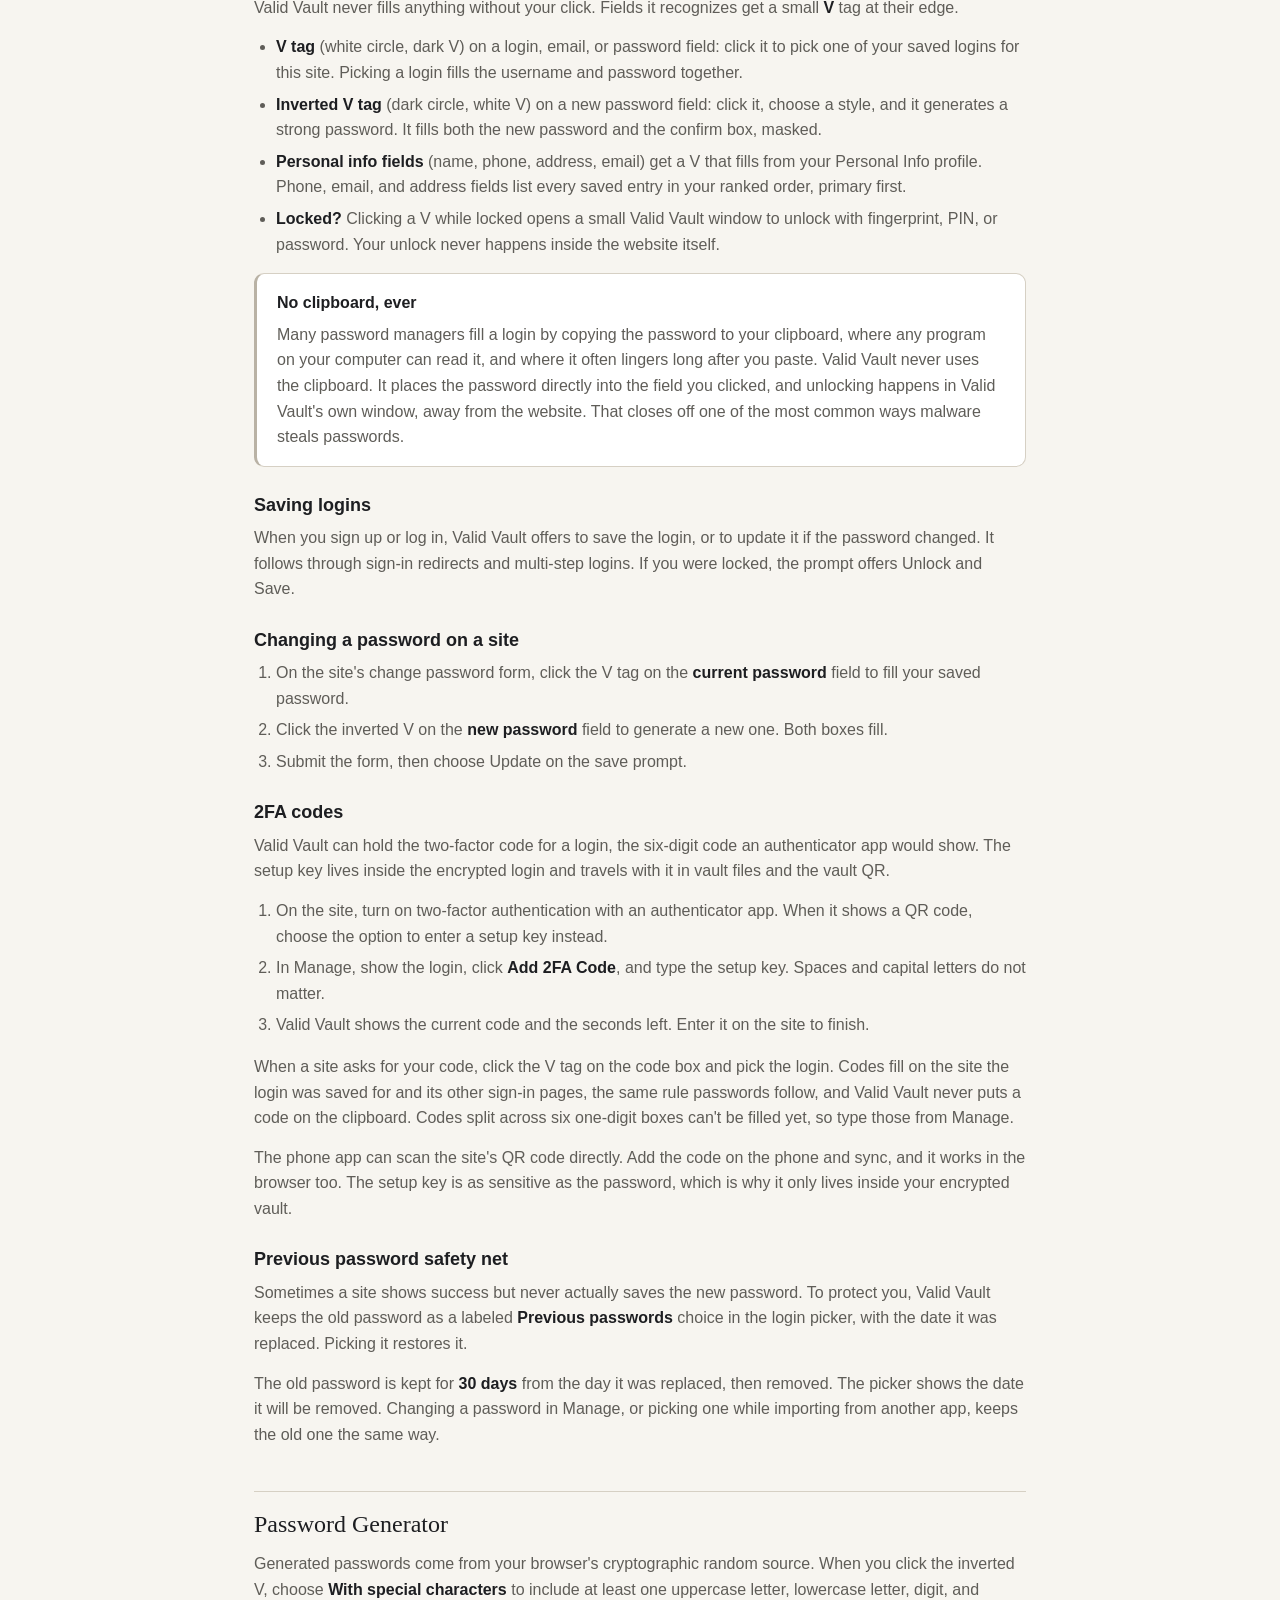
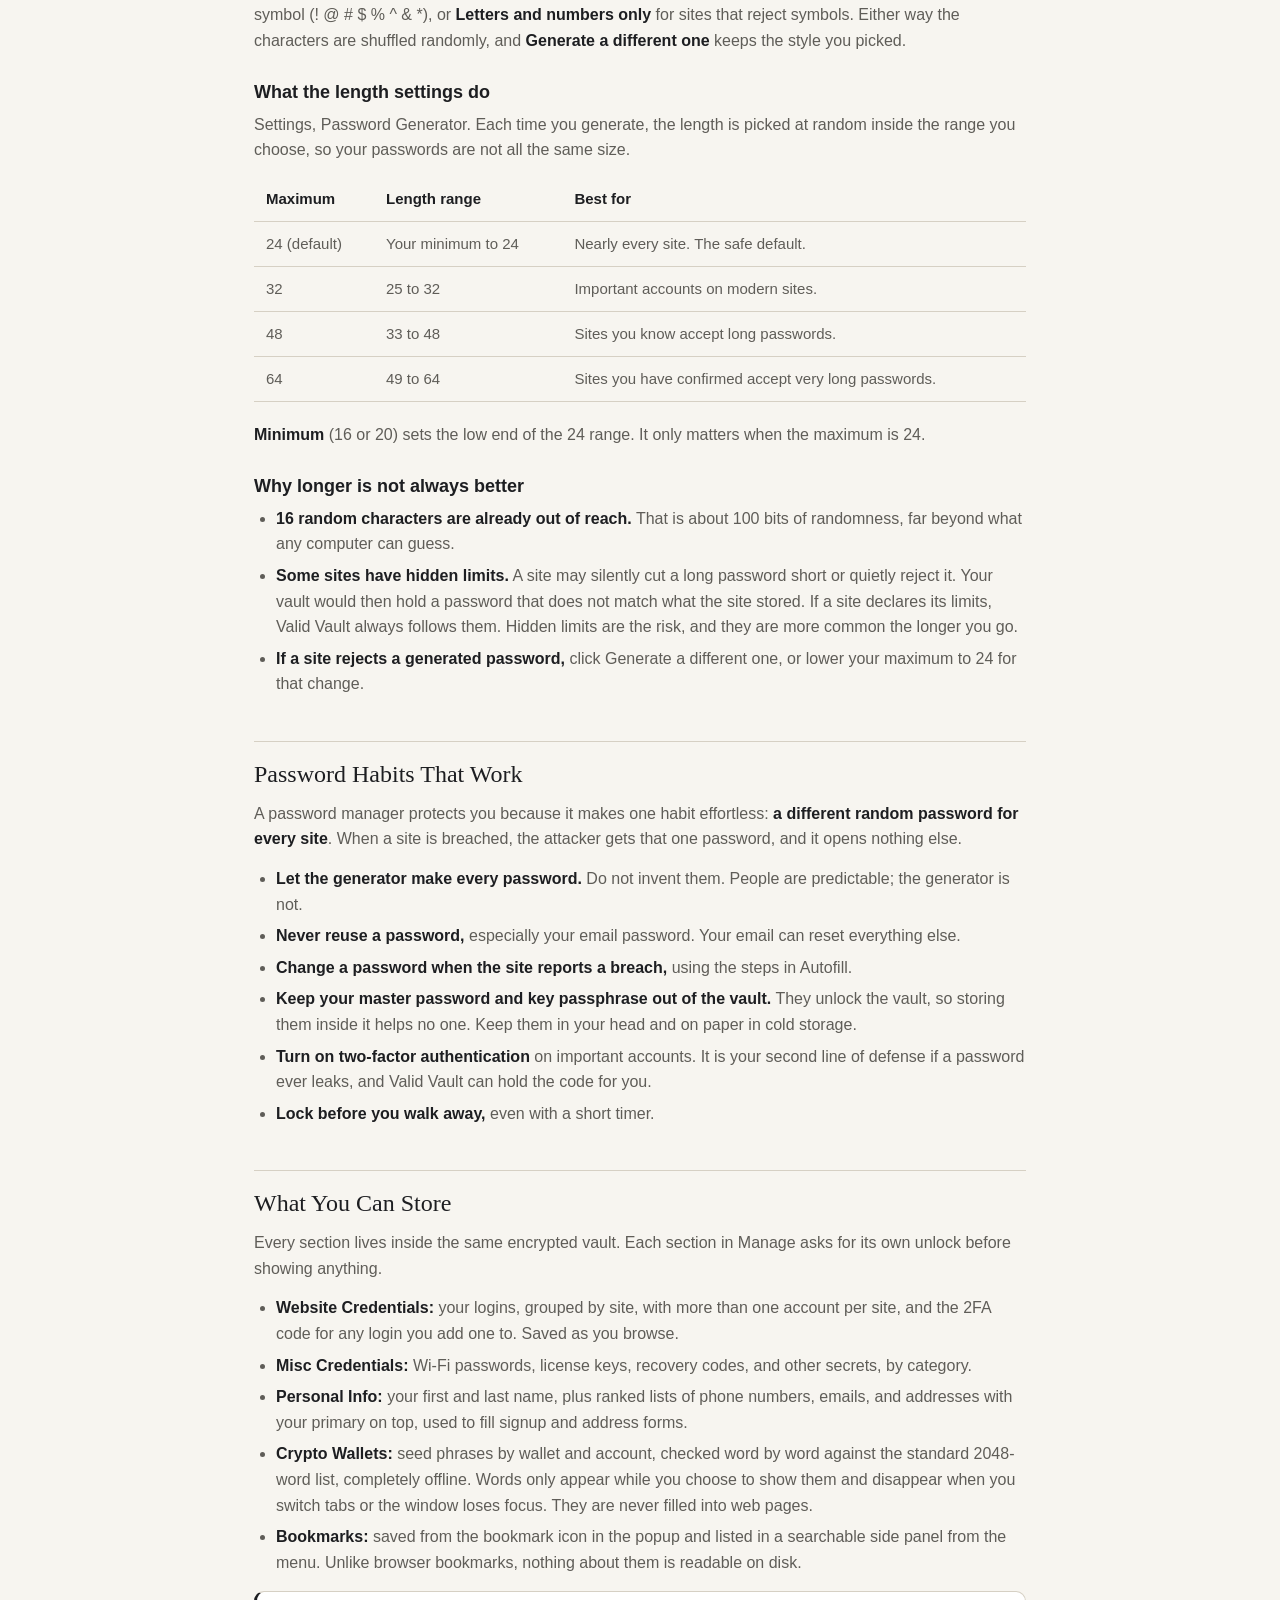
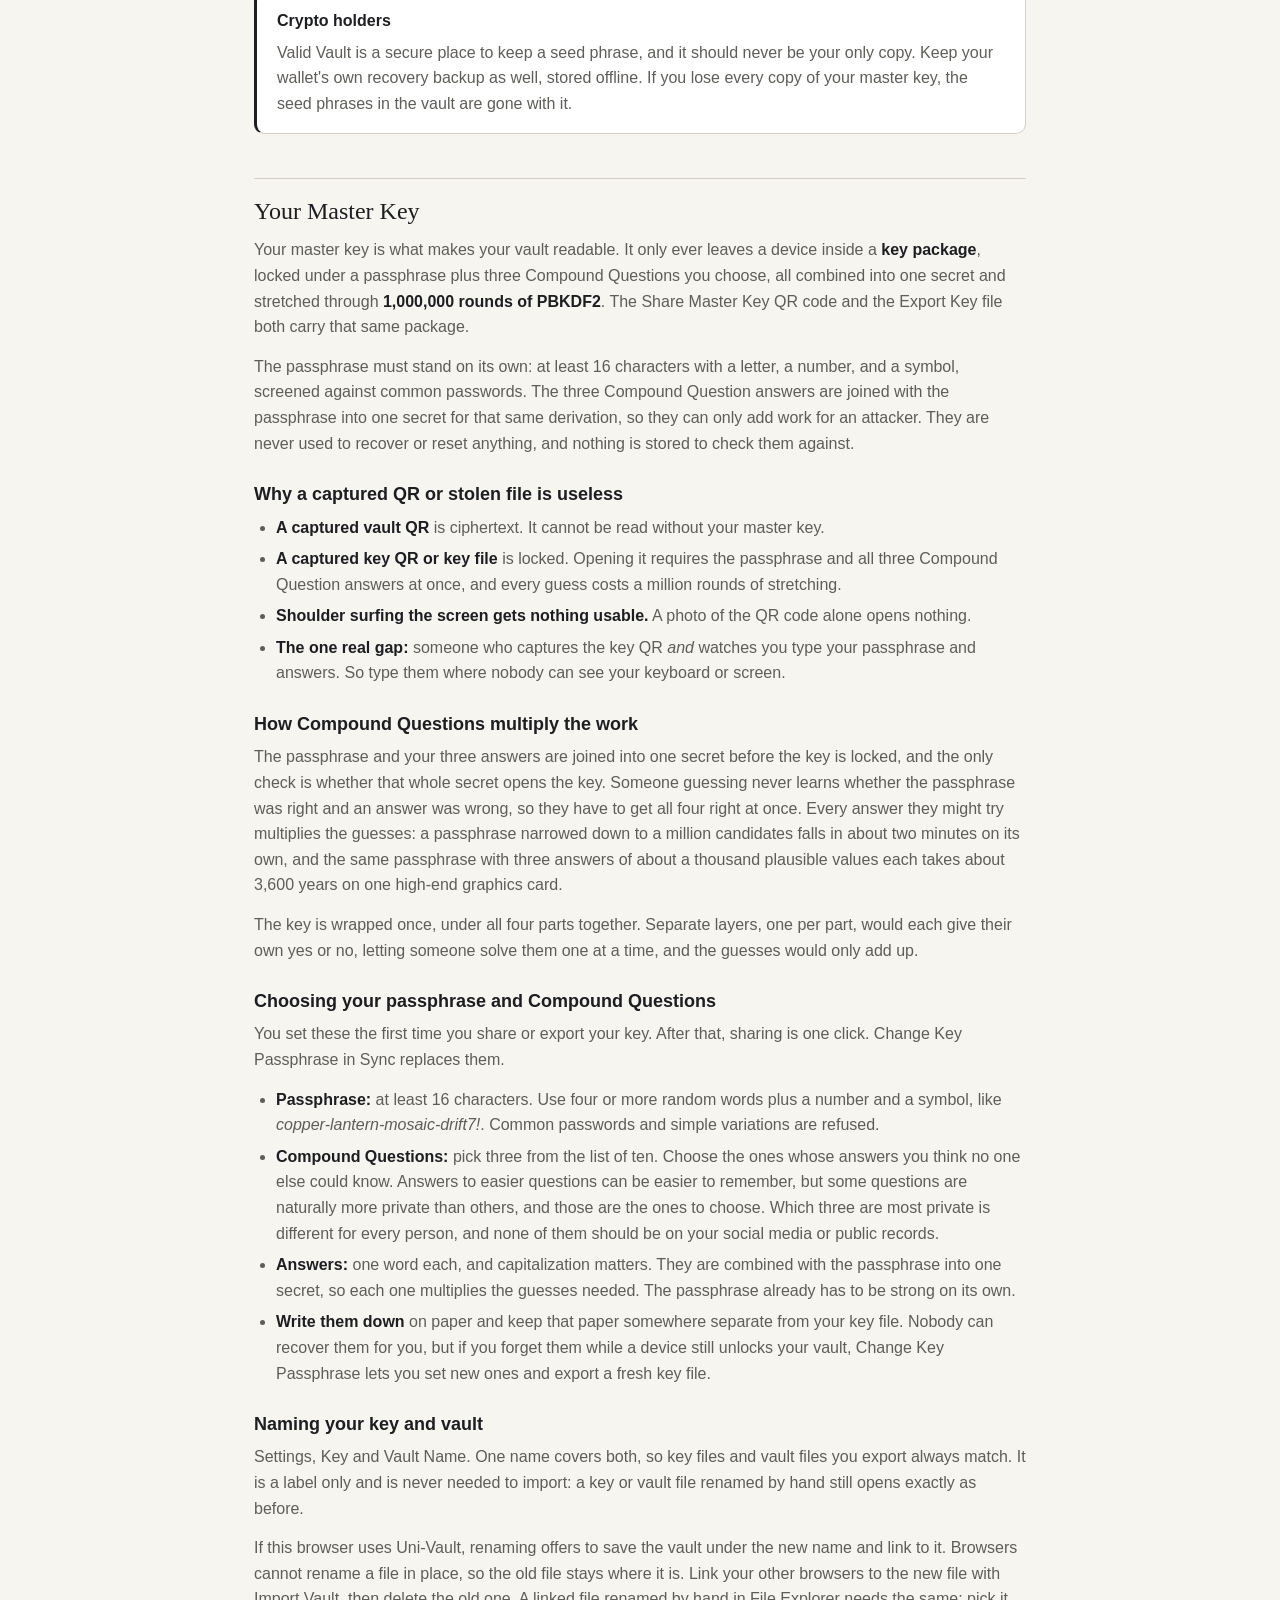
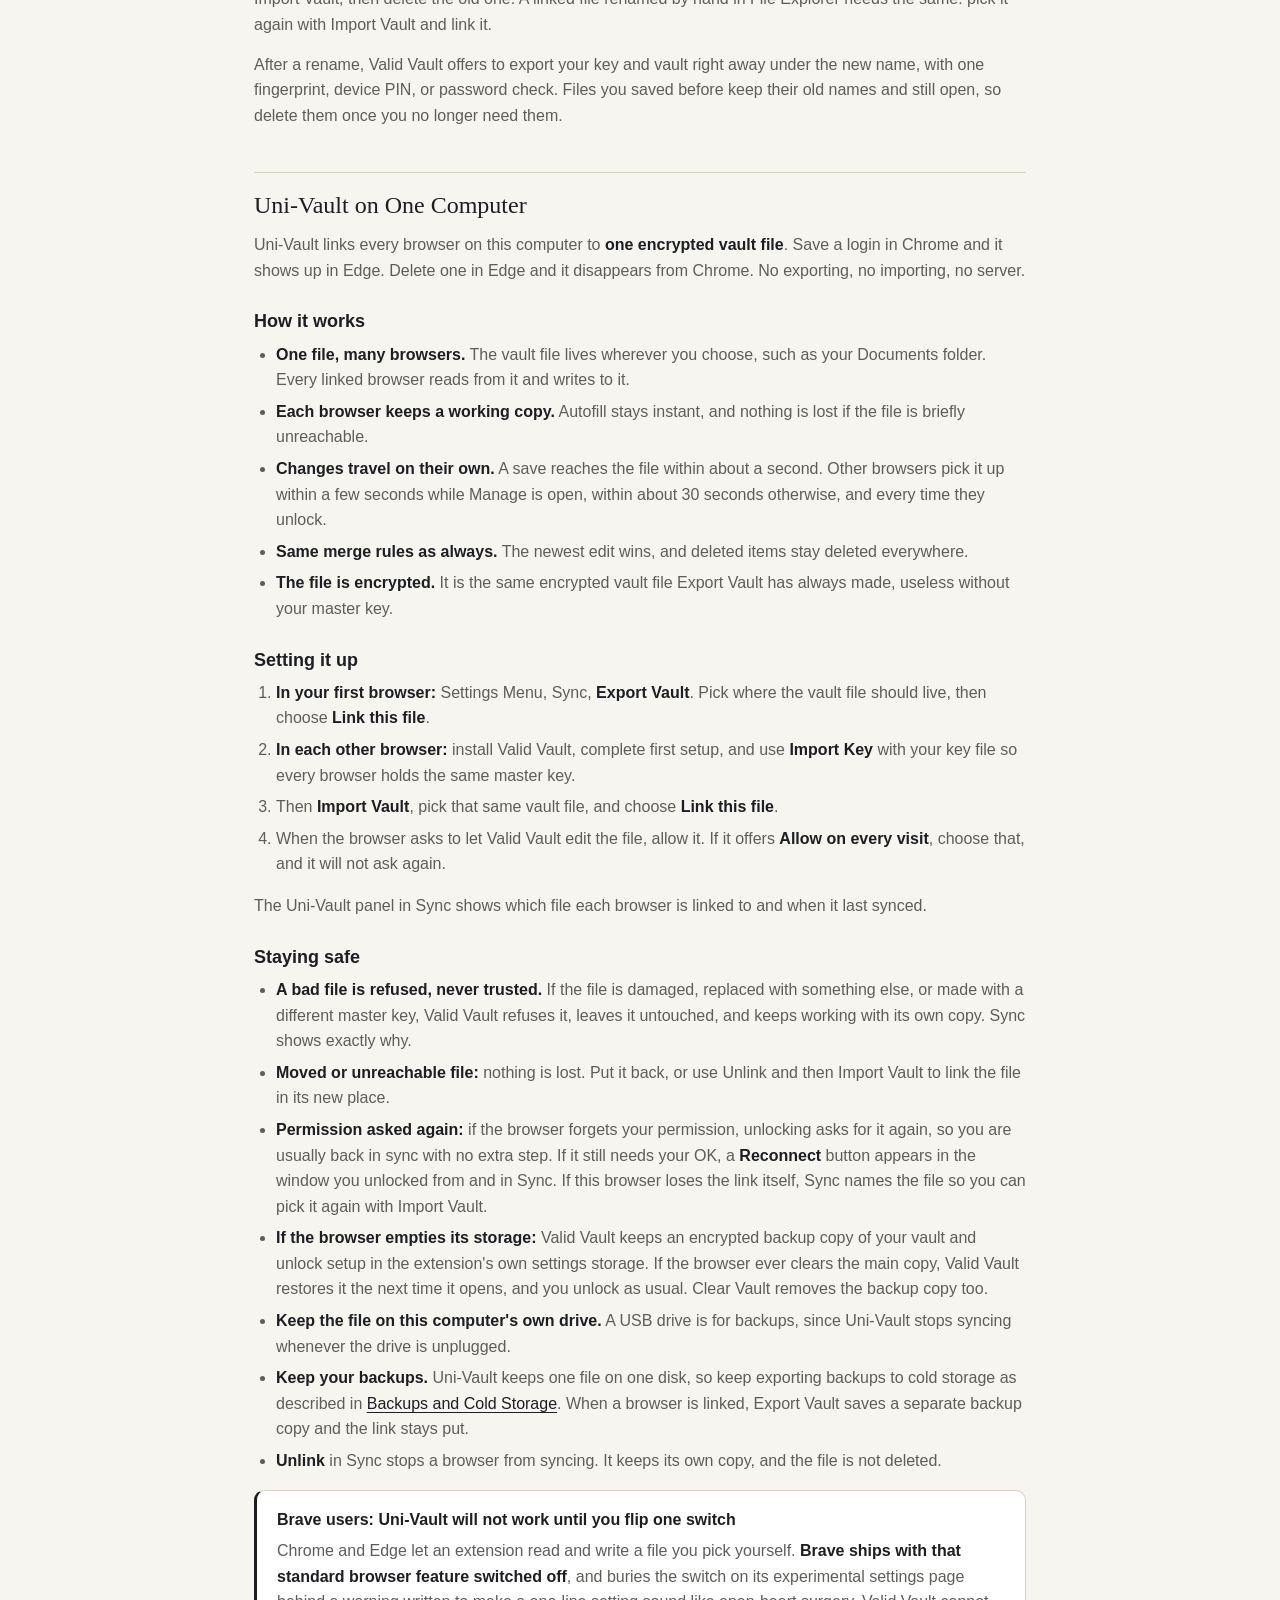
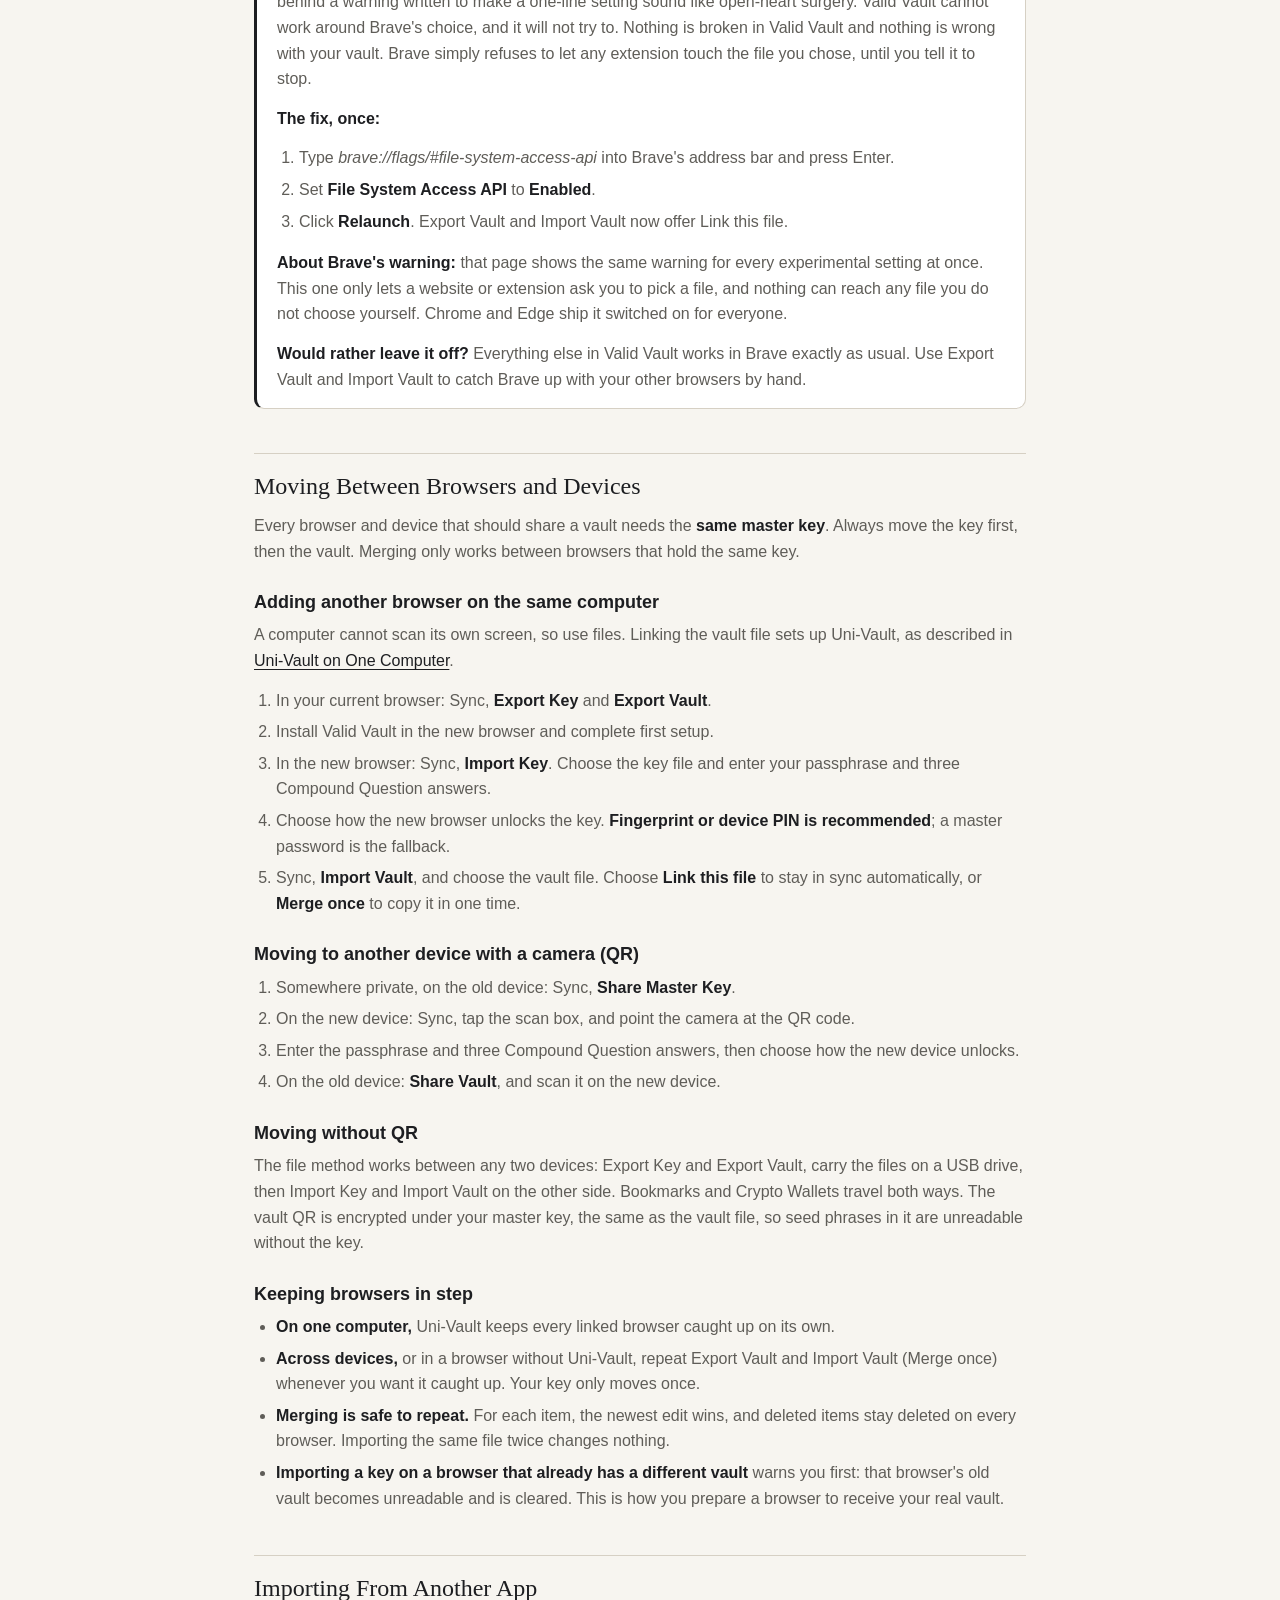
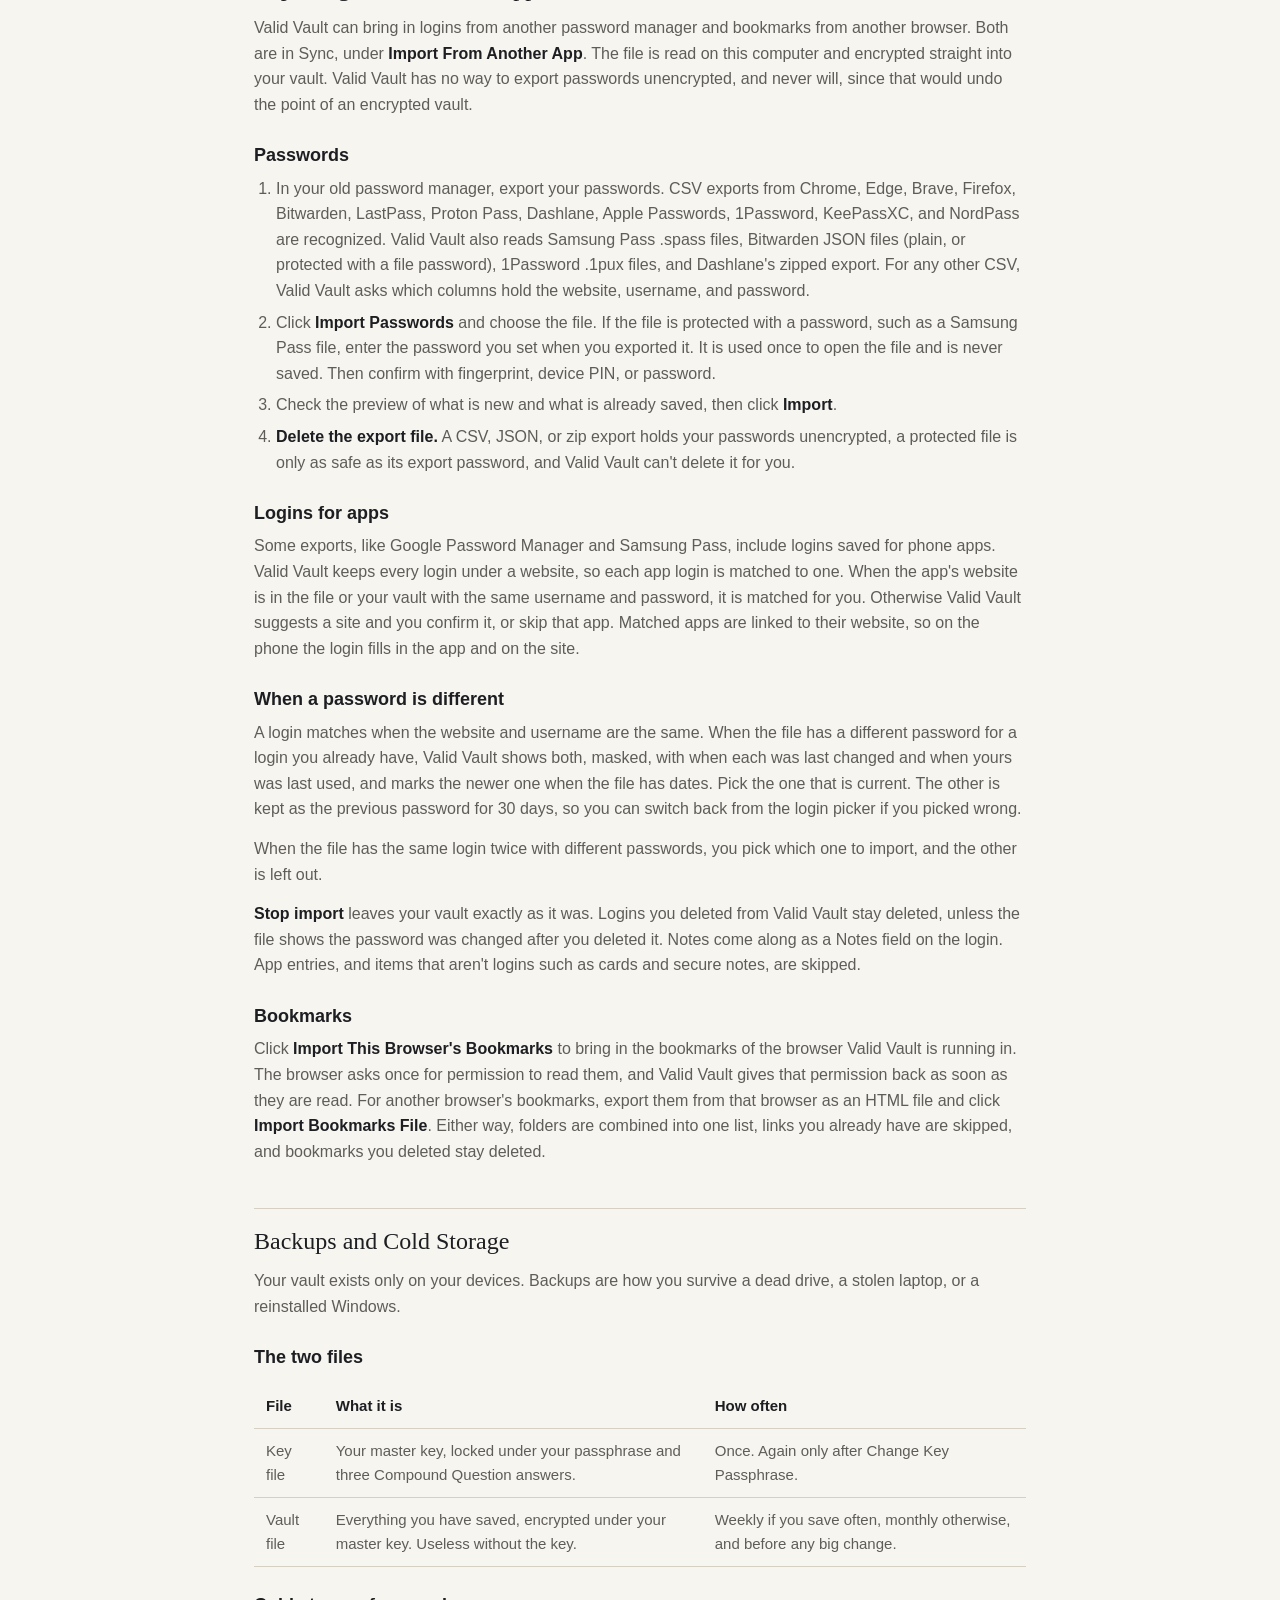
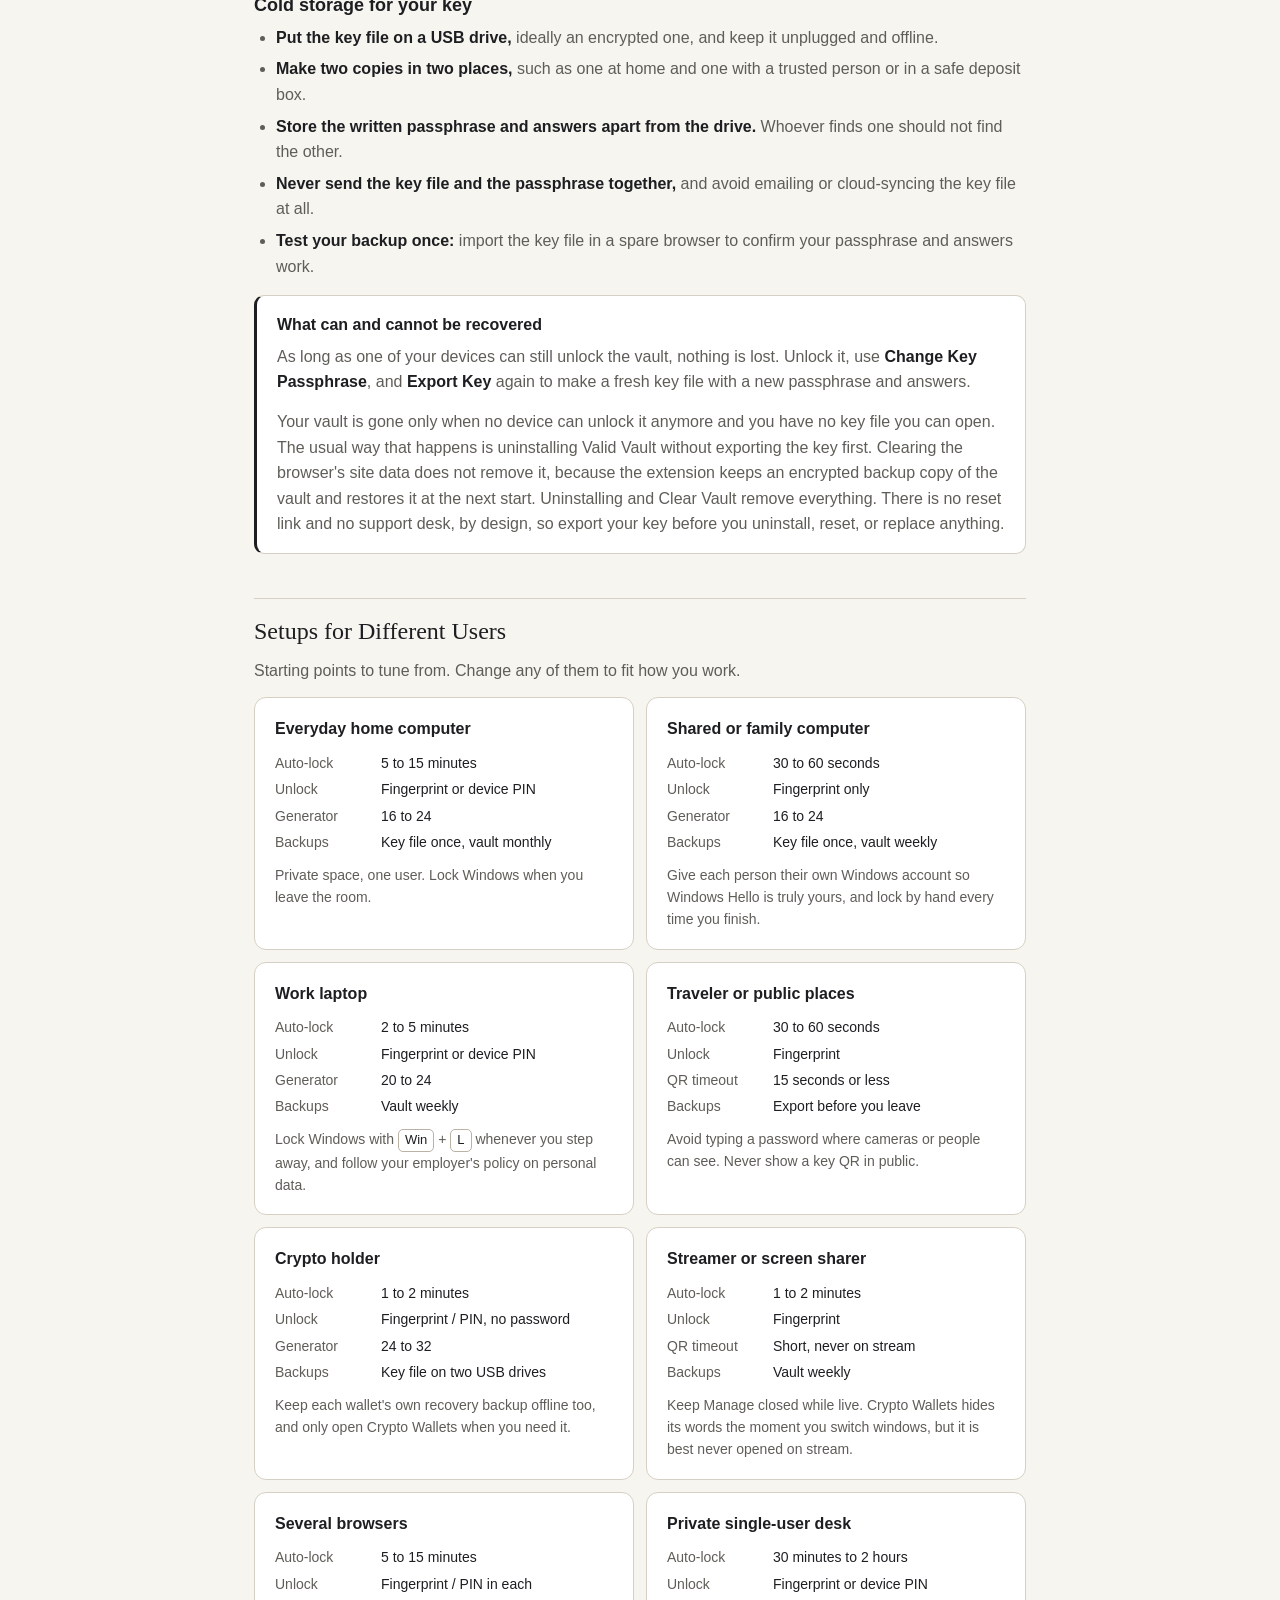
<file: vault-guide.html>
<!doctype html>
<html lang="en">
<head>
<meta charset="utf-8">
<meta name="viewport" content="width=device-width, initial-scale=1">
<title>Valid Vault User Guide | Valid Privacy</title>
<meta name="description" content="How to set up Valid Vault, what every setting does, and how to move your vault between devices.">
<link rel="canonical" href="https://validprivacy.github.io/vault-guide.html">
<meta property="og:type" content="website">
<meta property="og:site_name" content="Valid Privacy">
<meta property="og:title" content="Valid Vault User Guide | Valid Privacy">
<meta property="og:description" content="How to set up Valid Vault, what every setting does, and how to move your vault between devices.">
<meta property="og:url" content="https://validprivacy.github.io/vault-guide.html">
<meta name="color-scheme" content="light dark">
<link rel="icon" href="favicon.ico" sizes="any">
<link rel="icon" type="image/png" sizes="192x192" href="favicon-192.png">
<link rel="icon" type="image/png" sizes="96x96" href="favicon-96.png">
<link rel="icon" type="image/png" sizes="48x48" href="favicon-48.png">
<link rel="icon" type="image/png" sizes="32x32" href="favicon-32.png">
<link rel="apple-touch-icon" href="apple-touch-icon.png">
<link rel="stylesheet" href="site.css">
<script>try{if(localStorage.getItem('valid-theme')==='dark')document.documentElement.setAttribute('data-theme','dark')}catch(e){}</script>
</head>
<body>
<svg width="0" height="0" style="position:absolute" aria-hidden="true"><defs><linearGradient id="vv-mark-fill" x1="0" y1="0" x2="1" y2="1"><stop offset="0" style="stop-color: var(--mark-1)"/><stop offset="1" style="stop-color: var(--mark-2)"/></linearGradient><clipPath id="vv-mark-clip"><path d="M4,4 L104,4 L171,262 L238,4 L338,4 L171,399 Z"/></clipPath><mask id="vv-mark-mask"><g fill="#fff"><rect x="0" y="8.00" width="342" height="14.44"/><rect x="0" y="36.89" width="342" height="14.44"/><rect x="0" y="65.78" width="342" height="14.44"/><rect x="0" y="94.67" width="342" height="14.44"/><rect x="0" y="123.56" width="342" height="14.44"/><rect x="0" y="152.44" width="342" height="14.44"/><rect x="0" y="181.33" width="342" height="14.44"/><rect x="0" y="210.22" width="342" height="14.44"/><rect x="0" y="239.11" width="342" height="14.44"/><rect x="0" y="268.00" width="342" height="14.44"/><rect x="0" y="296.89" width="342" height="14.44"/><rect x="0" y="325.78" width="342" height="14.44"/><rect x="0" y="354.67" width="342" height="14.44"/><rect x="0" y="383.56" width="342" height="14.44"/></g></mask></defs><symbol id="vv-mark" viewBox="0 0 342 403"><g clip-path="url(#vv-mark-clip)"><rect width="342" height="403" fill="url(#vv-mark-fill)" mask="url(#vv-mark-mask)"/></g></symbol></svg>
<a class="skip" href="#main">Skip to content</a>
<header class="site-head">
  <div class="wrap head-row">
    <a class="brand" href="index.html" aria-label="Valid Privacy home"><svg viewBox="0 0 342 403" aria-hidden="true"><use href="#vv-mark"/></svg>VALID <span class="brand-sub">PRIVACY</span></a>
    <nav class="tabs" aria-label="Main"><details class="menu"><summary>Valid Network<svg viewBox="0 0 12 12" aria-hidden="true"><path d="M2.5 4.5 6 8l3.5-3.5"/></svg></summary><div class="menu-list"><a href="network.html">Overview</a><a href="network-whitepaper.html">Whitepaper</a><a href="network-litepaper.html">Litepaper</a><a href="network.html#privacy">Network Privacy</a><a href="https://github.com/validprivacy/valid-network" target="_blank" rel="noopener">Source Code</a></div></details><details class="menu current"><summary>Valid Vault<svg viewBox="0 0 12 12" aria-hidden="true"><path d="M2.5 4.5 6 8l3.5-3.5"/></svg></summary><div class="menu-list"><a href="vault.html">Overview</a><a href="vault-guide.html" aria-current="page">User Guide</a><a href="vault-privacy.html">Privacy Policy</a><a href="https://chromewebstore.google.com/detail/valid-vault-password-mana/fkpfaemmphmakebhejhaegjgcnieeoab" target="_blank" rel="noopener">Chrome Web Store</a><a href="https://github.com/validprivacy/valid-vault" target="_blank" rel="noopener">Source Code</a></div></details><details class="menu"><summary>Valid Symphony<svg viewBox="0 0 12 12" aria-hidden="true"><path d="M2.5 4.5 6 8l3.5-3.5"/></svg></summary><div class="menu-list"><a href="symphony.html">Overview</a><a href="symphony.html#principles">Principles</a><a href="https://github.com/validprivacy/valid-symphony" target="_blank" rel="noopener">Source Code</a></div></details><details class="menu"><summary>Company<svg viewBox="0 0 12 12" aria-hidden="true"><path d="M2.5 4.5 6 8l3.5-3.5"/></svg></summary><div class="menu-list"><a href="company.html">About</a><a href="company.html#security">Security</a><a href="company.html#contact">Contact</a></div></details><details class="menu"><summary>Investors<svg viewBox="0 0 12 12" aria-hidden="true"><path d="M2.5 4.5 6 8l3.5-3.5"/></svg></summary><div class="menu-list"><a href="investors.html">Overview</a><a href="investors.html#vault">Valid Vault Enterprise</a><a href="investors.html#documents">Investor Documents</a></div></details><details class="menu"><summary>Tools<svg viewBox="0 0 12 12" aria-hidden="true"><path d="M2.5 4.5 6 8l3.5-3.5"/></svg></summary><div class="menu-list"><a href="metadata-removal.html">Metadata Removal</a><a href="metadata-removal-privacy.html">Metadata Removal Privacy Policy</a><a href="https://github.com/validprivacy/metadata-removal" target="_blank" rel="noopener">Metadata Removal Source Code</a></div></details></nav>
    <button class="icon-btn" type="button" data-theme-toggle aria-label="Switch to night mode" title="Switch between day and night"><span class="when-night"><svg viewBox="0 0 24 24" aria-hidden="true"><path d="M20.5 14.6A8.6 8.6 0 0 1 9.4 3.5a8.6 8.6 0 1 0 11.1 11.1z"/></svg></span><span class="when-day"><svg viewBox="0 0 24 24" aria-hidden="true"><circle cx="12" cy="12" r="4.2"/><path d="M12 2.5v2.2M12 19.3v2.2M4.6 4.6l1.6 1.6M17.8 17.8l1.6 1.6M2.5 12h2.2M19.3 12h2.2M4.6 19.4l1.6-1.6M17.8 6.2l1.6-1.6"/></svg></span></button>
  </div>
</header>
<main id="main">
<div class="wrap doc-page">
  <div class="search-sticky">
    <div class="search-bar" role="search">
      <div class="search-field"><input type="search" id="guide-search" placeholder="Search the guide" autocomplete="off" spellcheck="false" aria-label="Search the guide"><svg class="search-icon" viewBox="0 0 24 24" fill="none" stroke="currentColor" stroke-width="2" stroke-linecap="round" aria-hidden="true"><circle cx="10.5" cy="10.5" r="6.5"/><line x1="15.3" y1="15.3" x2="20.5" y2="20.5"/></svg></div>
      <span class="search-count" id="guide-search-count" aria-live="polite"></span>
      <button type="button" id="guide-search-prev" title="Previous match (Shift+Enter)" aria-label="Previous match">&#9650;</button>
      <button type="button" id="guide-search-next" title="Next match (Enter)" aria-label="Next match">&#9660;</button>
    </div>
  </div>
<h1>User Guide</h1>
    <p class="lede">How to set up Valid Vault, what every setting does, and how to tune it for the way you use your computer. Each section explains the recommended choice and why, so you can decide for yourself.</p>

    <div class="toc">
<div class="toc-title">Contents</div>
<div class="toc-links">
<a href="#start">Getting Started</a>
<a href="#unlock">Fingerprint, PIN, or Password</a>
<a href="#lock">Locking and Timers</a>
<a href="#autofill">Autofill</a>
<a href="#generator">Password Generator</a>
<a href="#habits">Password Habits</a>
<a href="#storage">What You Can Store</a>
<a href="#keys">Your Master Key</a>
<a href="#univault">Uni-Vault on One Computer</a>
<a href="#transport">Browsers and Devices</a>
<a href="#import">Importing From Another App</a>
<a href="#backups">Backups and Cold Storage</a>
<a href="#profiles">Setups for Different Users</a>
<a href="#trouble">Troubleshooting</a>
<a href="#limits">Honest Limits</a>
</div>
    </div>

<section id="start">
    <h2>Getting Started</h2>
    <p>Valid Vault keeps everything on your own device, encrypted. There is no account, no server, and no company holding a copy. That also means nobody can reset your access for you, so the few minutes you spend on setup and backups matter.</p>

    <h3>How the vault is locked</h3>
    <p>When you set up Valid Vault, it creates one random <strong>256-bit master key</strong>. That key encrypts your logins, notes, wallets, and bookmarks. The key itself is never saved as is. Each unlock method you set up (fingerprint or device PIN, and optionally a password) holds its own locked copy of it. Unlocking is the act of opening one of those copies. A wrong fingerprint, PIN, or password simply fails to open it. There is no stored password hash anywhere for anyone to test guesses against.</p>

    <h3>First setup</h3>
    <ol>
      <li><strong>Open the popup</strong> by clicking the Valid Vault icon in your browser toolbar. Pin it to the toolbar so it is always one click away.</li>
      <li><strong>Enroll Fingerprint / PIN.</strong> This uses Windows Hello, which covers your fingerprint reader and your Windows device PIN. This is the recommended method. The next section explains why.</li>
      <li><strong>Add a password only if you want one.</strong> It is optional. If you add it, it needs 12 or more characters with a letter, a number, and a symbol, and longer is much better.</li>
      <li><strong>Finish &amp; Unlock.</strong> You need at least one unlock method.</li>
      <li><strong>Back up your key right away.</strong> In the menu, open Settings Menu, then Sync, and use Export Key. Store that file as described in <a href="#backups">Backups and Cold Storage</a>. Do this before you save anything important.</li>
      <li><strong>Pick your timers</strong> in Settings using <a href="#profiles">Setups for Different Users</a> as a starting point.</li>
    </ol>
  </section>

<section id="unlock">
    <h2>Fingerprint, PIN, or Password</h2>
    <p>Valid Vault gives you the choice. Here is how each method protects you, so you can choose with your eyes open.</p>

    <h3>The risk with a password</h3>
    <p>Your encrypted vault is stored in your browser's profile on disk. A password-locked copy of your master key is stored there too. If someone ever copies your browser profile (malware, a stolen laptop without disk encryption, a backup that leaks), they can take that copy to their own hardware and guess passwords as fast as their machines allow, with no lockout and no limit on attempts.</p>
    <ul>
      <li>Valid Vault stretches every password guess through <strong>600,000 rounds of PBKDF2</strong>, which makes each guess slow and expensive. A long, random password holds up against that for longer than anyone will ever try.</li>
      <li>A short, reused, or predictable password does not. The stretching buys time; it cannot rescue a weak password.</li>
      <li>A typed password can also be seen. Someone watching your keyboard, a hidden camera, or a keylogger can capture it.</li>
    </ul>

    <h3>How fingerprint and device PIN avoid that</h3>
    <p>When you enroll fingerprint or device PIN, the secret that unlocks your master key lives inside Windows Hello, backed by the security chip in your computer. It never leaves that chip and is never written to your browser profile.</p>
    <ul>
      <li><strong>Nothing on disk can be guessed at.</strong> A copied browser profile contains a locked key with no way to test guesses against it.</li>
      <li><strong>Guessing the device PIN is capped.</strong> Windows limits wrong PIN attempts and locks out repeated guessing, so a 4 to 6 digit PIN stays safe in a way a 6 character password never could.</li>
      <li><strong>Nothing to shoulder surf or keylog</strong> when you use your fingerprint.</li>
      <li><strong>It is fast</strong>, which makes short auto-lock times painless. That is a big part of staying safe day to day.</li>
    </ul>

    <h3>Which to choose</h3>
    <ul>
      <li><strong>Have a fingerprint reader:</strong> use fingerprint. It is the strongest and the most convenient.</li>
      <li><strong>No fingerprint reader:</strong> use your device PIN through the same Fingerprint / PIN option. It is still stronger than a password, for the reasons above.</li>
      <li><strong>Want a password as a backup unlock:</strong> that is your choice. Make it a long passphrase you use nowhere else, such as four or more random words with a number and a symbol. Understand that it adds a copy of your key on disk that can be guessed at offline.</li>
      <li><strong>Password only:</strong> supported, for devices without Windows Hello. Use the longest passphrase you can comfortably type.</li>
    </ul>

    <div class="box warn">
      <div class="box-title">The one trade-off of fingerprint / PIN only</div>
      <p>If Windows Hello is reset, the computer is replaced, or Windows is reinstalled, the fingerprint and PIN link to your vault is gone with it. That is exactly why the key file backup matters: import your key file on the new setup and you are back in. With a key file in cold storage, a fingerprint / PIN only setup is both the most secure and fully recoverable.</p>
    </div>

    <h3>Changing methods later</h3>
    <p>In Settings Menu, Manage, the Unlock Methods cards let you enroll, re-enroll, or delete each method. You always keep at least one: fingerprint cannot be deleted without a password in place, and the password cannot be deleted without fingerprint in place.</p>
  </section>

<section id="lock">
    <h2>Locking and Timers</h2>

    <h3>What locking does</h3>
    <p>While unlocked, your master key sits only in the browser's memory. Locking erases it from memory everywhere at once: the popup, every open Manage page, the bookmarks panel, and autofill on every tab. After a lock, nothing can be read until you unlock again. Closing the browser always locks.</p>
    <p>You can lock by hand at any time with the padlock in the popup, and the vault locks itself through the auto-lock timer.</p>

    <h3>What stays protected while unlocked</h3>
    <p>Unlocked means autofill is ready to use. The vault itself stays closed to anyone who sits down at your computer. Even while unlocked:</p>
    <ul>
      <li><strong>Viewing anything in Manage</strong> (logins, Misc Credentials, Personal Info, Crypto Wallets) asks for your fingerprint, PIN, or password again, section by section.</li>
      <li><strong>Changing your unlock methods or clearing the vault</strong> asks for your fingerprint, PIN, or password again.</li>
      <li><strong>Exporting, importing, or sharing your key or vault</strong>, by file or QR, asks for your fingerprint, PIN, or password first. A brand-new browser with no vault yet skips this, so first setup still works.</li>
      <li><strong>Passwords are never shown in the popup and never copied to the clipboard.</strong> Autofill places a password straight into the field you clicked.</li>
      <li><strong>Anything that leaves the device stays locked.</strong> A shared or exported vault is encrypted under your master key, and your key only travels under your passphrase and three Compound Question answers.</li>
    </ul>
    <p>What an unlocked vault does allow is autofill itself: someone at your computer could use the V tags to sign in to your sites on that computer, and could browse your bookmarks list. The auto-lock timer is what closes that window.</p>

    <h3>Auto-lock timeout</h3>
    <p>Settings, <strong>Auto-lock timeout (seconds)</strong>, from 10 seconds up to 2 hours. The readout next to the box shows the time as hours, minutes, and seconds.</p>
    <ul>
      <li><strong>What it measures:</strong> idle time. Every real mouse movement, scroll, click, or key press, on any website or Valid Vault page, resets the clock.</li>
      <li><strong>Only real input counts.</strong> A web page cannot fake activity to keep your vault open. Reading a long article without touching the mouse counts as idle.</li>
      <li><strong>When it runs out:</strong> the vault locks within a few seconds, exactly as if you had pressed the padlock.</li>
      <li><strong>Sleep and hibernate:</strong> if the computer sleeps past your timeout, the vault is locked when it wakes.</li>
      <li><strong>Crypto Wallets</strong> follows this same timer and closes itself when it runs out, in addition to closing whenever you switch tabs.</li>
    </ul>

    <div class="table-wrap"><table>
      <tr><th>Setting</th><th>What it means for you</th></tr>
      <tr><td>30 to 60 seconds</td><td>Locks almost as soon as you stop. Best on shared or public machines and for high-value vaults. Comfortable with fingerprint, since you will unlock often. Shorter than 30 seconds gets in the way more than it helps.</td></tr>
      <tr><td>2 to 5 minutes</td><td>A strong everyday balance. Short coffee breaks lock the vault; a paused task does not.</td></tr>
      <tr><td>10 to 30 minutes</td><td>Convenient for a private home computer. Your vault still needs your fingerprint or PIN to view anything, but autofill stays ready for anyone at your computer during that time.</td></tr>
      <tr><td>1 to 2 hours</td><td>Maximum convenience for a single-user machine in a private space. Pair it with locking Windows (<span class="key">Win</span> + <span class="key">L</span>) every time you get up.</td></tr>
    </table></div>

    <div class="box">
      <div class="box-title">Rule of thumb</div>
      <p>Set the timer to the longest time you would be comfortable walking away and leaving the screen on for a stranger. Fingerprint makes a short timer cost almost nothing, which is why the two go together.</p>
    </div>

    <h3>QR stream timeout</h3>
    <p>Settings, <strong>QR stream timeout (seconds)</strong>, from 5 seconds to 10 minutes. This is how long a Share Vault or Share Master Key QR code stays on screen before it closes itself. You can always close it sooner.</p>
    <ul>
      <li><strong>Shorter is safer:</strong> less time on screen means less chance of it being photographed or left open.</li>
      <li><strong>Longer helps slow scans:</strong> a weak camera or dim light may need more time.</li>
      <li><strong>Recommended:</strong> 30 to 60 seconds at home, 15 seconds or less anywhere public. If a scan keeps timing out, raise it for that one transfer, then set it back.</li>
    </ul>
  </section>

<section id="autofill">
    <h2>Autofill</h2>
    <p>Valid Vault never fills anything without your click. Fields it recognizes get a small <strong>V</strong> tag at their edge.</p>
    <ul>
      <li><strong>V tag</strong> (white circle, dark V) on a login, email, or password field: click it to pick one of your saved logins for this site. Picking a login fills the username and password together.</li>
      <li><strong>Inverted V tag</strong> (dark circle, white V) on a new password field: click it, choose a style, and it generates a strong password. It fills both the new password and the confirm box, masked.</li>
      <li><strong>Personal info fields</strong> (name, phone, address, email) get a V that fills from your Personal Info profile. Phone, email, and address fields list every saved entry in your ranked order, primary first.</li>
      <li><strong>Locked?</strong> Clicking a V while locked opens a small Valid Vault window to unlock with fingerprint, PIN, or password. Your unlock never happens inside the website itself.</li>
    </ul>

    <div class="box">
      <div class="box-title">No clipboard, ever</div>
      <p>Many password managers fill a login by copying the password to your clipboard, where any program on your computer can read it, and where it often lingers long after you paste. Valid Vault never uses the clipboard. It places the password directly into the field you clicked, and unlocking happens in Valid Vault's own window, away from the website. That closes off one of the most common ways malware steals passwords.</p>
    </div>

    <h3>Saving logins</h3>
    <p>When you sign up or log in, Valid Vault offers to save the login, or to update it if the password changed. It follows through sign-in redirects and multi-step logins. If you were locked, the prompt offers Unlock and Save.</p>

    <h3>Changing a password on a site</h3>
    <ol>
      <li>On the site's change password form, click the V tag on the <strong>current password</strong> field to fill your saved password.</li>
      <li>Click the inverted V on the <strong>new password</strong> field to generate a new one. Both boxes fill.</li>
      <li>Submit the form, then choose Update on the save prompt.</li>
    </ol>

    <h3>2FA codes</h3>
    <p>Valid Vault can hold the two-factor code for a login, the six-digit code an authenticator app would show. The setup key lives inside the encrypted login and travels with it in vault files and the vault QR.</p>
    <ol>
      <li>On the site, turn on two-factor authentication with an authenticator app. When it shows a QR code, choose the option to enter a setup key instead.</li>
      <li>In Manage, show the login, click <strong>Add 2FA Code</strong>, and type the setup key. Spaces and capital letters do not matter.</li>
      <li>Valid Vault shows the current code and the seconds left. Enter it on the site to finish.</li>
    </ol>
    <p>When a site asks for your code, click the V tag on the code box and pick the login. Codes fill on the site the login was saved for and its other sign-in pages, the same rule passwords follow, and Valid Vault never puts a code on the clipboard. Codes split across six one-digit boxes can't be filled yet, so type those from Manage.</p>
    <p>The phone app can scan the site's QR code directly. Add the code on the phone and sync, and it works in the browser too. The setup key is as sensitive as the password, which is why it only lives inside your encrypted vault.</p>
    <h3>Previous password safety net</h3>
    <p>Sometimes a site shows success but never actually saves the new password. To protect you, Valid Vault keeps the old password as a labeled <strong>Previous passwords</strong> choice in the login picker, with the date it was replaced. Picking it restores it.</p>
    <p>The old password is kept for <strong>30 days</strong> from the day it was replaced, then removed. The picker shows the date it will be removed. Changing a password in Manage, or picking one while importing from another app, keeps the old one the same way.</p>
  </section>

<section id="generator">
    <h2>Password Generator</h2>
    <p>Generated passwords come from your browser's cryptographic random source. When you click the inverted V, choose <strong>With special characters</strong> to include at least one uppercase letter, lowercase letter, digit, and symbol (! @ # $ % ^ &amp; *), or <strong>Letters and numbers only</strong> for sites that reject symbols. Either way the characters are shuffled randomly, and <strong>Generate a different one</strong> keeps the style you picked.</p>

    <h3>What the length settings do</h3>
    <p>Settings, Password Generator. Each time you generate, the length is picked at random inside the range you choose, so your passwords are not all the same size.</p>
    <div class="table-wrap"><table>
      <tr><th>Maximum</th><th>Length range</th><th>Best for</th></tr>
      <tr><td>24 (default)</td><td>Your minimum to 24</td><td>Nearly every site. The safe default.</td></tr>
      <tr><td>32</td><td>25 to 32</td><td>Important accounts on modern sites.</td></tr>
      <tr><td>48</td><td>33 to 48</td><td>Sites you know accept long passwords.</td></tr>
      <tr><td>64</td><td>49 to 64</td><td>Sites you have confirmed accept very long passwords.</td></tr>
    </table></div>
    <p><strong>Minimum</strong> (16 or 20) sets the low end of the 24 range. It only matters when the maximum is 24.</p>

    <h3>Why longer is not always better</h3>
    <ul>
      <li><strong>16 random characters are already out of reach.</strong> That is about 100 bits of randomness, far beyond what any computer can guess.</li>
      <li><strong>Some sites have hidden limits.</strong> A site may silently cut a long password short or quietly reject it. Your vault would then hold a password that does not match what the site stored. If a site declares its limits, Valid Vault always follows them. Hidden limits are the risk, and they are more common the longer you go.</li>
      <li><strong>If a site rejects a generated password,</strong> click Generate a different one, or lower your maximum to 24 for that change.</li>
    </ul>
  </section>

<section id="habits">
    <h2>Password Habits That Work</h2>
    <p>A password manager protects you because it makes one habit effortless: <strong>a different random password for every site</strong>. When a site is breached, the attacker gets that one password, and it opens nothing else.</p>
    <ul>
      <li><strong>Let the generator make every password.</strong> Do not invent them. People are predictable; the generator is not.</li>
      <li><strong>Never reuse a password,</strong> especially your email password. Your email can reset everything else.</li>
      <li><strong>Change a password when the site reports a breach,</strong> using the steps in Autofill.</li>
      <li><strong>Keep your master password and key passphrase out of the vault.</strong> They unlock the vault, so storing them inside it helps no one. Keep them in your head and on paper in cold storage.</li>
      <li><strong>Turn on two-factor authentication</strong> on important accounts. It is your second line of defense if a password ever leaks, and Valid Vault can hold the code for you.</li>
      <li><strong>Lock before you walk away,</strong> even with a short timer.</li>
    </ul>
  </section>

<section id="storage">
    <h2>What You Can Store</h2>
    <p>Every section lives inside the same encrypted vault. Each section in Manage asks for its own unlock before showing anything.</p>
    <ul>
      <li><strong>Website Credentials:</strong> your logins, grouped by site, with more than one account per site, and the 2FA code for any login you add one to. Saved as you browse.</li>
      <li><strong>Misc Credentials:</strong> Wi-Fi passwords, license keys, recovery codes, and other secrets, by category.</li>
      <li><strong>Personal Info:</strong> your first and last name, plus ranked lists of phone numbers, emails, and addresses with your primary on top, used to fill signup and address forms.</li>
      <li><strong>Crypto Wallets:</strong> seed phrases by wallet and account, checked word by word against the standard 2048-word list, completely offline. Words only appear while you choose to show them and disappear when you switch tabs or the window loses focus. They are never filled into web pages.</li>
      <li><strong>Bookmarks:</strong> saved from the bookmark icon in the popup and listed in a searchable side panel from the menu. Unlike browser bookmarks, nothing about them is readable on disk.</li>
    </ul>
    <div class="box warn">
      <div class="box-title">Crypto holders</div>
      <p>Valid Vault is a secure place to keep a seed phrase, and it should never be your only copy. Keep your wallet's own recovery backup as well, stored offline. If you lose every copy of your master key, the seed phrases in the vault are gone with it.</p>
    </div>
  </section>

<section id="keys">
    <h2>Your Master Key</h2>
    <p>Your master key is what makes your vault readable. It only ever leaves a device inside a <strong>key package</strong>, locked under a passphrase plus three Compound Questions you choose, all combined into one secret and stretched through <strong>1,000,000 rounds of PBKDF2</strong>. The Share Master Key QR code and the Export Key file both carry that same package.</p>

    <p>The passphrase must stand on its own: at least 16 characters with a letter, a number, and a symbol, screened against common passwords. The three Compound Question answers are joined with the passphrase into one secret for that same derivation, so they can only add work for an attacker. They are never used to recover or reset anything, and nothing is stored to check them against.</p>

    <h3>Why a captured QR or stolen file is useless</h3>
    <ul>
      <li><strong>A captured vault QR</strong> is ciphertext. It cannot be read without your master key.</li>
      <li><strong>A captured key QR or key file</strong> is locked. Opening it requires the passphrase and all three Compound Question answers at once, and every guess costs a million rounds of stretching.</li>
      <li><strong>Shoulder surfing the screen gets nothing usable.</strong> A photo of the QR code alone opens nothing.</li>
      <li><strong>The one real gap:</strong> someone who captures the key QR <em>and</em> watches you type your passphrase and answers. So type them where nobody can see your keyboard or screen.</li>
    </ul>

    <h3>How Compound Questions multiply the work</h3>
    <p>The passphrase and your three answers are joined into one secret before the key is locked, and the only check is whether that whole secret opens the key. Someone guessing never learns whether the passphrase was right and an answer was wrong, so they have to get all four right at once. Every answer they might try multiplies the guesses: a passphrase narrowed down to a million candidates falls in about two minutes on its own, and the same passphrase with three answers of about a thousand plausible values each takes about 3,600 years on one high-end graphics card.</p>
    <p>The key is wrapped once, under all four parts together. Separate layers, one per part, would each give their own yes or no, letting someone solve them one at a time, and the guesses would only add up.</p>

    <h3>Choosing your passphrase and Compound Questions</h3>
    <p>You set these the first time you share or export your key. After that, sharing is one click. Change Key Passphrase in Sync replaces them.</p>
    <ul>
      <li><strong>Passphrase:</strong> at least 16 characters. Use four or more random words plus a number and a symbol, like <em>copper-lantern-mosaic-drift7!</em>. Common passwords and simple variations are refused.</li>
      <li><strong>Compound Questions:</strong> pick three from the list of ten. Choose the ones whose answers you think no one else could know. Answers to easier questions can be easier to remember, but some questions are naturally more private than others, and those are the ones to choose. Which three are most private is different for every person, and none of them should be on your social media or public records.</li>
      <li><strong>Answers:</strong> one word each, and capitalization matters. They are combined with the passphrase into one secret, so each one multiplies the guesses needed. The passphrase already has to be strong on its own.</li>
      <li><strong>Write them down</strong> on paper and keep that paper somewhere separate from your key file. Nobody can recover them for you, but if you forget them while a device still unlocks your vault, Change Key Passphrase lets you set new ones and export a fresh key file.</li>
    </ul>

    <h3>Naming your key and vault</h3>
    <p>Settings, Key and Vault Name. One name covers both, so key files and vault files you export always match. It is a label only and is never needed to import: a key or vault file renamed by hand still opens exactly as before.</p>
    <p>If this browser uses Uni-Vault, renaming offers to save the vault under the new name and link to it. Browsers cannot rename a file in place, so the old file stays where it is. Link your other browsers to the new file with Import Vault, then delete the old one. A linked file renamed by hand in File Explorer needs the same: pick it again with Import Vault and link it.</p>
    <p>After a rename, Valid Vault offers to export your key and vault right away under the new name, with one fingerprint, device PIN, or password check. Files you saved before keep their old names and still open, so delete them once you no longer need them.</p>
  </section>

<section id="univault">
    <h2>Uni-Vault on One Computer</h2>
    <p>Uni-Vault links every browser on this computer to <strong>one encrypted vault file</strong>. Save a login in Chrome and it shows up in Edge. Delete one in Edge and it disappears from Chrome. No exporting, no importing, no server.</p>

    <h3>How it works</h3>
    <ul>
      <li><strong>One file, many browsers.</strong> The vault file lives wherever you choose, such as your Documents folder. Every linked browser reads from it and writes to it.</li>
      <li><strong>Each browser keeps a working copy.</strong> Autofill stays instant, and nothing is lost if the file is briefly unreachable.</li>
      <li><strong>Changes travel on their own.</strong> A save reaches the file within about a second. Other browsers pick it up within a few seconds while Manage is open, within about 30 seconds otherwise, and every time they unlock.</li>
      <li><strong>Same merge rules as always.</strong> The newest edit wins, and deleted items stay deleted everywhere.</li>
      <li><strong>The file is encrypted.</strong> It is the same encrypted vault file Export Vault has always made, useless without your master key.</li>
    </ul>

    <h3>Setting it up</h3>
    <ol>
      <li><strong>In your first browser:</strong> Settings Menu, Sync, <strong>Export Vault</strong>. Pick where the vault file should live, then choose <strong>Link this file</strong>.</li>
      <li><strong>In each other browser:</strong> install Valid Vault, complete first setup, and use <strong>Import Key</strong> with your key file so every browser holds the same master key.</li>
      <li>Then <strong>Import Vault</strong>, pick that same vault file, and choose <strong>Link this file</strong>.</li>
      <li>When the browser asks to let Valid Vault edit the file, allow it. If it offers <strong>Allow on every visit</strong>, choose that, and it will not ask again.</li>
    </ol>
    <p>The Uni-Vault panel in Sync shows which file each browser is linked to and when it last synced.</p>

    <h3>Staying safe</h3>
    <ul>
      <li><strong>A bad file is refused, never trusted.</strong> If the file is damaged, replaced with something else, or made with a different master key, Valid Vault refuses it, leaves it untouched, and keeps working with its own copy. Sync shows exactly why.</li>
      <li><strong>Moved or unreachable file:</strong> nothing is lost. Put it back, or use Unlink and then Import Vault to link the file in its new place.</li>
      <li><strong>Permission asked again:</strong> if the browser forgets your permission, unlocking asks for it again, so you are usually back in sync with no extra step. If it still needs your OK, a <strong>Reconnect</strong> button appears in the window you unlocked from and in Sync. If this browser loses the link itself, Sync names the file so you can pick it again with Import Vault.</li>
      <li><strong>If the browser empties its storage:</strong> Valid Vault keeps an encrypted backup copy of your vault and unlock setup in the extension's own settings storage. If the browser ever clears the main copy, Valid Vault restores it the next time it opens, and you unlock as usual. Clear Vault removes the backup copy too.</li>
      <li><strong>Keep the file on this computer's own drive.</strong> A USB drive is for backups, since Uni-Vault stops syncing whenever the drive is unplugged.</li>
      <li><strong>Keep your backups.</strong> Uni-Vault keeps one file on one disk, so keep exporting backups to cold storage as described in <a href="#backups">Backups and Cold Storage</a>. When a browser is linked, Export Vault saves a separate backup copy and the link stays put.</li>
      <li><strong>Unlink</strong> in Sync stops a browser from syncing. It keeps its own copy, and the file is not deleted.</li>
    </ul>

    <div class="box warn">
      <div class="box-title">Brave users: Uni-Vault will not work until you flip one switch</div>
      <p>Chrome and Edge let an extension read and write a file you pick yourself. <strong>Brave ships with that standard browser feature switched off</strong>, and buries the switch on its experimental settings page behind a warning written to make a one-line setting sound like open-heart surgery. Valid Vault cannot work around Brave's choice, and it will not try to. Nothing is broken in Valid Vault and nothing is wrong with your vault. Brave simply refuses to let any extension touch the file you chose, until you tell it to stop.</p>
      <p><strong>The fix, once:</strong></p>
      <ol>
        <li>Type <em>brave://flags/#file-system-access-api</em> into Brave's address bar and press Enter.</li>
        <li>Set <strong>File System Access API</strong> to <strong>Enabled</strong>.</li>
        <li>Click <strong>Relaunch</strong>. Export Vault and Import Vault now offer Link this file.</li>
      </ol>
      <p><strong>About Brave's warning:</strong> that page shows the same warning for every experimental setting at once. This one only lets a website or extension ask you to pick a file, and nothing can reach any file you do not choose yourself. Chrome and Edge ship it switched on for everyone.</p>
      <p><strong>Would rather leave it off?</strong> Everything else in Valid Vault works in Brave exactly as usual. Use Export Vault and Import Vault to catch Brave up with your other browsers by hand.</p>
    </div>
  </section>

<section id="transport">
    <h2>Moving Between Browsers and Devices</h2>
    <p>Every browser and device that should share a vault needs the <strong>same master key</strong>. Always move the key first, then the vault. Merging only works between browsers that hold the same key.</p>

    <h3>Adding another browser on the same computer</h3>
    <p>A computer cannot scan its own screen, so use files. Linking the vault file sets up Uni-Vault, as described in <a href="#univault">Uni-Vault on One Computer</a>.</p>
    <ol>
      <li>In your current browser: Sync, <strong>Export Key</strong> and <strong>Export Vault</strong>.</li>
      <li>Install Valid Vault in the new browser and complete first setup.</li>
      <li>In the new browser: Sync, <strong>Import Key</strong>. Choose the key file and enter your passphrase and three Compound Question answers.</li>
      <li>Choose how the new browser unlocks the key. <strong>Fingerprint or device PIN is recommended</strong>; a master password is the fallback.</li>
      <li>Sync, <strong>Import Vault</strong>, and choose the vault file. Choose <strong>Link this file</strong> to stay in sync automatically, or <strong>Merge once</strong> to copy it in one time.</li>
    </ol>

    <h3>Moving to another device with a camera (QR)</h3>
    <ol>
      <li>Somewhere private, on the old device: Sync, <strong>Share Master Key</strong>.</li>
      <li>On the new device: Sync, tap the scan box, and point the camera at the QR code.</li>
      <li>Enter the passphrase and three Compound Question answers, then choose how the new device unlocks.</li>
      <li>On the old device: <strong>Share Vault</strong>, and scan it on the new device.</li>
    </ol>

    <h3>Moving without QR</h3>
    <p>The file method works between any two devices: Export Key and Export Vault, carry the files on a USB drive, then Import Key and Import Vault on the other side. Bookmarks and Crypto Wallets travel both ways. The vault QR is encrypted under your master key, the same as the vault file, so seed phrases in it are unreadable without the key.</p>

    <h3>Keeping browsers in step</h3>
    <ul>
      <li><strong>On one computer,</strong> Uni-Vault keeps every linked browser caught up on its own.</li>
      <li><strong>Across devices,</strong> or in a browser without Uni-Vault, repeat Export Vault and Import Vault (Merge once) whenever you want it caught up. Your key only moves once.</li>
      <li><strong>Merging is safe to repeat.</strong> For each item, the newest edit wins, and deleted items stay deleted on every browser. Importing the same file twice changes nothing.</li>
      <li><strong>Importing a key on a browser that already has a different vault</strong> warns you first: that browser's old vault becomes unreadable and is cleared. This is how you prepare a browser to receive your real vault.</li>
    </ul>
  </section>

<section id="import">
    <h2>Importing From Another App</h2>
    <p>Valid Vault can bring in logins from another password manager and bookmarks from another browser. Both are in Sync, under <strong>Import From Another App</strong>. The file is read on this computer and encrypted straight into your vault. Valid Vault has no way to export passwords unencrypted, and never will, since that would undo the point of an encrypted vault.</p>

    <h3>Passwords</h3>
    <ol>
      <li>In your old password manager, export your passwords. CSV exports from Chrome, Edge, Brave, Firefox, Bitwarden, LastPass, Proton Pass, Dashlane, Apple Passwords, 1Password, KeePassXC, and NordPass are recognized. Valid Vault also reads Samsung Pass .spass files, Bitwarden JSON files (plain, or protected with a file password), 1Password .1pux files, and Dashlane's zipped export. For any other CSV, Valid Vault asks which columns hold the website, username, and password.</li>
      <li>Click <strong>Import Passwords</strong> and choose the file. If the file is protected with a password, such as a Samsung Pass file, enter the password you set when you exported it. It is used once to open the file and is never saved. Then confirm with fingerprint, device PIN, or password.</li>
      <li>Check the preview of what is new and what is already saved, then click <strong>Import</strong>.</li>
      <li><strong>Delete the export file.</strong> A CSV, JSON, or zip export holds your passwords unencrypted, a protected file is only as safe as its export password, and Valid Vault can't delete it for you.</li>
    </ol>

    <h3>Logins for apps</h3>
    <p>Some exports, like Google Password Manager and Samsung Pass, include logins saved for phone apps. Valid Vault keeps every login under a website, so each app login is matched to one. When the app's website is in the file or your vault with the same username and password, it is matched for you. Otherwise Valid Vault suggests a site and you confirm it, or skip that app. Matched apps are linked to their website, so on the phone the login fills in the app and on the site.</p>

    <h3>When a password is different</h3>
    <p>A login matches when the website and username are the same. When the file has a different password for a login you already have, Valid Vault shows both, masked, with when each was last changed and when yours was last used, and marks the newer one when the file has dates. Pick the one that is current. The other is kept as the previous password for 30 days, so you can switch back from the login picker if you picked wrong.</p>
    <p>When the file has the same login twice with different passwords, you pick which one to import, and the other is left out.</p>
    <p><strong>Stop import</strong> leaves your vault exactly as it was. Logins you deleted from Valid Vault stay deleted, unless the file shows the password was changed after you deleted it. Notes come along as a Notes field on the login. App entries, and items that aren't logins such as cards and secure notes, are skipped.</p>

    <h3>Bookmarks</h3>
    <p>Click <strong>Import This Browser's Bookmarks</strong> to bring in the bookmarks of the browser Valid Vault is running in. The browser asks once for permission to read them, and Valid Vault gives that permission back as soon as they are read. For another browser's bookmarks, export them from that browser as an HTML file and click <strong>Import Bookmarks File</strong>. Either way, folders are combined into one list, links you already have are skipped, and bookmarks you deleted stay deleted.</p>
  </section>

<section id="backups">
    <h2>Backups and Cold Storage</h2>
    <p>Your vault exists only on your devices. Backups are how you survive a dead drive, a stolen laptop, or a reinstalled Windows.</p>

    <h3>The two files</h3>
    <div class="table-wrap"><table>
      <tr><th>File</th><th>What it is</th><th>How often</th></tr>
      <tr><td>Key file</td><td>Your master key, locked under your passphrase and three Compound Question answers.</td><td>Once. Again only after Change Key Passphrase.</td></tr>
      <tr><td>Vault file</td><td>Everything you have saved, encrypted under your master key. Useless without the key.</td><td>Weekly if you save often, monthly otherwise, and before any big change.</td></tr>
    </table></div>

    <h3>Cold storage for your key</h3>
    <ul>
      <li><strong>Put the key file on a USB drive,</strong> ideally an encrypted one, and keep it unplugged and offline.</li>
      <li><strong>Make two copies in two places,</strong> such as one at home and one with a trusted person or in a safe deposit box.</li>
      <li><strong>Store the written passphrase and answers apart from the drive.</strong> Whoever finds one should not find the other.</li>
      <li><strong>Never send the key file and the passphrase together,</strong> and avoid emailing or cloud-syncing the key file at all.</li>
      <li><strong>Test your backup once:</strong> import the key file in a spare browser to confirm your passphrase and answers work.</li>
    </ul>

    <div class="box warn">
      <div class="box-title">What can and cannot be recovered</div>
      <p>As long as one of your devices can still unlock the vault, nothing is lost. Unlock it, use <strong>Change Key Passphrase</strong>, and <strong>Export Key</strong> again to make a fresh key file with a new passphrase and answers.</p>
      <p>Your vault is gone only when no device can unlock it anymore and you have no key file you can open. The usual way that happens is uninstalling Valid Vault without exporting the key first. Clearing the browser's site data does not remove it, because the extension keeps an encrypted backup copy of the vault and restores it at the next start. Uninstalling and Clear Vault remove everything. There is no reset link and no support desk, by design, so export your key before you uninstall, reset, or replace anything.</p>
    </div>
  </section>

<section id="profiles">
    <h2>Setups for Different Users</h2>
    <p>Starting points to tune from. Change any of them to fit how you work.</p>
    <div class="profiles">
      <div class="profile">
        <div class="profile-name">Everyday home computer</div>
        <dl><dt>Auto-lock</dt><dd>5 to 15 minutes</dd><dt>Unlock</dt><dd>Fingerprint or device PIN</dd><dt>Generator</dt><dd>16 to 24</dd><dt>Backups</dt><dd>Key file once, vault monthly</dd></dl>
        <p>Private space, one user. Lock Windows when you leave the room.</p>
      </div>
      <div class="profile">
        <div class="profile-name">Shared or family computer</div>
        <dl><dt>Auto-lock</dt><dd>30 to 60 seconds</dd><dt>Unlock</dt><dd>Fingerprint only</dd><dt>Generator</dt><dd>16 to 24</dd><dt>Backups</dt><dd>Key file once, vault weekly</dd></dl>
        <p>Give each person their own Windows account so Windows Hello is truly yours, and lock by hand every time you finish.</p>
      </div>
      <div class="profile">
        <div class="profile-name">Work laptop</div>
        <dl><dt>Auto-lock</dt><dd>2 to 5 minutes</dd><dt>Unlock</dt><dd>Fingerprint or device PIN</dd><dt>Generator</dt><dd>20 to 24</dd><dt>Backups</dt><dd>Vault weekly</dd></dl>
        <p>Lock Windows with <span class="key">Win</span> + <span class="key">L</span> whenever you step away, and follow your employer's policy on personal data.</p>
      </div>
      <div class="profile">
        <div class="profile-name">Traveler or public places</div>
        <dl><dt>Auto-lock</dt><dd>30 to 60 seconds</dd><dt>Unlock</dt><dd>Fingerprint</dd><dt>QR timeout</dt><dd>15 seconds or less</dd><dt>Backups</dt><dd>Export before you leave</dd></dl>
        <p>Avoid typing a password where cameras or people can see. Never show a key QR in public.</p>
      </div>
      <div class="profile">
        <div class="profile-name">Crypto holder</div>
        <dl><dt>Auto-lock</dt><dd>1 to 2 minutes</dd><dt>Unlock</dt><dd>Fingerprint / PIN, no password</dd><dt>Generator</dt><dd>24 to 32</dd><dt>Backups</dt><dd>Key file on two USB drives</dd></dl>
        <p>Keep each wallet's own recovery backup offline too, and only open Crypto Wallets when you need it.</p>
      </div>
      <div class="profile">
        <div class="profile-name">Streamer or screen sharer</div>
        <dl><dt>Auto-lock</dt><dd>1 to 2 minutes</dd><dt>Unlock</dt><dd>Fingerprint</dd><dt>QR timeout</dt><dd>Short, never on stream</dd><dt>Backups</dt><dd>Vault weekly</dd></dl>
        <p>Keep Manage closed while live. Crypto Wallets hides its words the moment you switch windows, but it is best never opened on stream.</p>
      </div>
      <div class="profile">
        <div class="profile-name">Several browsers</div>
        <dl><dt>Auto-lock</dt><dd>5 to 15 minutes</dd><dt>Unlock</dt><dd>Fingerprint / PIN in each</dd><dt>Generator</dt><dd>16 to 24</dd><dt>Sync</dt><dd>Uni-Vault</dd></dl>
        <p>Import the same key file in every browser once, then link each one to the same vault file. Brave needs one setting first.</p>
      </div>
      <div class="profile">
        <div class="profile-name">Private single-user desk</div>
        <dl><dt>Auto-lock</dt><dd>30 minutes to 2 hours</dd><dt>Unlock</dt><dd>Fingerprint or device PIN</dd><dt>Generator</dt><dd>16 to 32</dd><dt>Backups</dt><dd>Vault monthly</dd></dl>
        <p>Most convenient. Viewing the vault still needs your fingerprint or PIN, but autofill stays ready the whole time, so lock Windows when you get up.</p>
      </div>
      <div class="profile">
        <div class="profile-name">Less technical user</div>
        <dl><dt>Auto-lock</dt><dd>10 to 15 minutes</dd><dt>Unlock</dt><dd>Fingerprint</dd><dt>Generator</dt><dd>Defaults</dd><dt>Backups</dt><dd>Set up by a helper</dd></dl>
        <p>A trusted helper can set up the key backup and keep the written passphrase in a sealed envelope. Fingerprint means nothing to remember day to day.</p>
      </div>
      <div class="profile">
        <div class="profile-name">Maximum security</div>
        <dl><dt>Auto-lock</dt><dd>30 seconds</dd><dt>Unlock</dt><dd>Fingerprint only</dd><dt>Generator</dt><dd>24 to 32</dd><dt>QR timeout</dt><dd>5 to 15 seconds</dd></dl>
        <p>No password on disk, key file only in cold storage, and files instead of QR for every transfer.</p>
      </div>
    </div>
  </section>

<section id="trouble">
    <h2>Troubleshooting</h2>
    <dl class="faq">
      <dt>A field has no V tag.</dt>
      <dd>Reload the page. Some sites build their forms in unusual ways, such as custom drop-downs or editable text areas that are not real input boxes, and those are not supported.</dd>
      <dt>The vault locked while I was working.</dt>
      <dd>Only real mouse, scroll, click, and key input counts as activity. Reading or watching without touching anything counts as idle. Raise the auto-lock timeout if it happens often.</dd>
      <dt>Fingerprint / PIN is not offered.</dt>
      <dd>Your device may not have Windows Hello set up, or it cannot tie keys to it. Set up Windows Hello in Windows Settings, then enroll again, or use a password.</dd>
      <dt>Fingerprint stopped working after a Windows change.</dt>
      <dd>Unlock with your password if you have one, then re-enroll fingerprint in Manage. Without a password, import your key file.</dd>
      <dt>Sync says Uni-Vault is switched off in Brave.</dt>
      <dd>Brave blocks the feature Uni-Vault needs. Follow the Brave steps in Uni-Vault on One Computer.</dd>
      <dt>Uni-Vault says the vault file cannot be reached.</dt>
      <dd>The file was moved, renamed, or is on a drive that is not plugged in. Put it back, or Unlink and link it again with Import Vault. Nothing in the browser is lost.</dd>
      <dt>Import Vault says the vault was made with a different key.</dt>
      <dd>Import the matching key first, then import the vault.</dd>
      <dt>The QR scan stalls.</dt>
      <dd>Brighten the screen, hold the camera steady and close enough that the code fills most of the view, and raise the QR stream timeout for that transfer. Files always work as an alternative.</dd>
      <dt>A site rejected a generated password.</dt>
      <dd>The site likely has a hidden rule. Click Generate a different one, or lower your maximum length to 24 for that change.</dd>
      <dt>A site said my password changed, but the new one does not work.</dt>
      <dd>Open the login picker and choose your password under Previous passwords.</dd>
      <dt>Crypto Wallets closed by itself.</dt>
      <dd>That is intended. It closes when you switch Manage tabs or browser tabs and when the auto-lock timer runs out, and its words hide whenever the window loses focus.</dd>
    </dl>
  </section>

<section id="limits">
    <h2>Honest Limits</h2>
    <ul>
      <li><strong>Malware:</strong> Valid Vault shuts out the common tricks. Passwords never touch the clipboard, unlocking happens in Valid Vault's own window, and web pages only ever receive the one value you clicked to fill. Malware that has taken full control of your computer can still watch what you do on screen, which no password manager can fully prevent. Keeping your system updated and locking when you finish keep that risk small.</li>
      <li><strong>Someone at your unlocked computer</strong> can use autofill to sign in to your sites on that computer until the vault locks. They cannot view your logins, seed phrases, or personal info, change your unlock methods, or take a usable copy of your key without your fingerprint, PIN, or password. A short timer closes even that window.</li>
      <li><strong>Unusual form fields</strong>, such as custom drop-downs and editable text areas, are not filled.</li>
    </ul>
  </section>

  <div class="doc-links"><a class="btn quiet" href="vault.html">Valid Vault</a><a class="btn quiet" href="vault-privacy.html">Privacy Policy</a><a class="btn quiet" href="https://discord.gg/XSgqs4uuBa" target="_blank" rel="noopener">Discord</a></div>
</div>
<script src="vault-guide.js"></script>
</main>
<footer class="site-foot">
  <div class="wrap">
    <div class="foot-grid">
      <div>
        <a class="brand" href="index.html"><svg viewBox="0 0 342 403" aria-hidden="true"><use href="#vv-mark"/></svg>VALID <span class="brand-sub">PRIVACY</span></a>
        <p class="foot-note">Anti-cloud data security.</p>
      </div>
      <div>
        <h4>Products</h4>
        <ul><li><a href="network.html">Valid Network</a></li><li><a href="vault.html">Valid Vault</a></li><li><a href="symphony.html">Valid Symphony</a></li><li><a href="https://chromewebstore.google.com/detail/valid-vault-password-mana/fkpfaemmphmakebhejhaegjgcnieeoab" target="_blank" rel="noopener">Chrome Web Store</a></li></ul>
      </div>
      <div>
        <h4>Developers</h4>
        <ul><li><a href="https://github.com/validprivacy" target="_blank" rel="noopener">GitHub</a></li><li><a href="vault-guide.html">Valid Vault User Guide</a></li><li><a href="https://github.com/validprivacy/valid-vault/blob/main/ROADMAP.md" target="_blank" rel="noopener">Valid Vault Roadmap</a></li></ul>
      </div>
      <div>
        <h4>Tools</h4>
        <ul><li><a href="metadata-removal.html">Metadata Removal</a></li><li><a href="metadata-removal-privacy.html">Metadata Removal Privacy Policy</a></li></ul>
      </div>
      <div>
        <h4>Company</h4>
        <ul><li><a href="company.html">About</a></li><li><a href="investors.html">Investors</a></li><li><a href="network.html">Valid Network</a></li><li><a href="network.html#foundation">The Valid Foundation</a></li><li><a href="company.html#security">Security</a></li><li><a href="company.html#contact">Contact</a></li></ul>
      </div>
    </div>
    <div class="foot-base"><span>&copy; 2026 Valid Privacy</span><span><a href="vault-privacy.html">Valid Vault Privacy Policy</a></span></div>
  </div>
</footer>
<script src="site.js"></script>
</body>
</html>
</file>
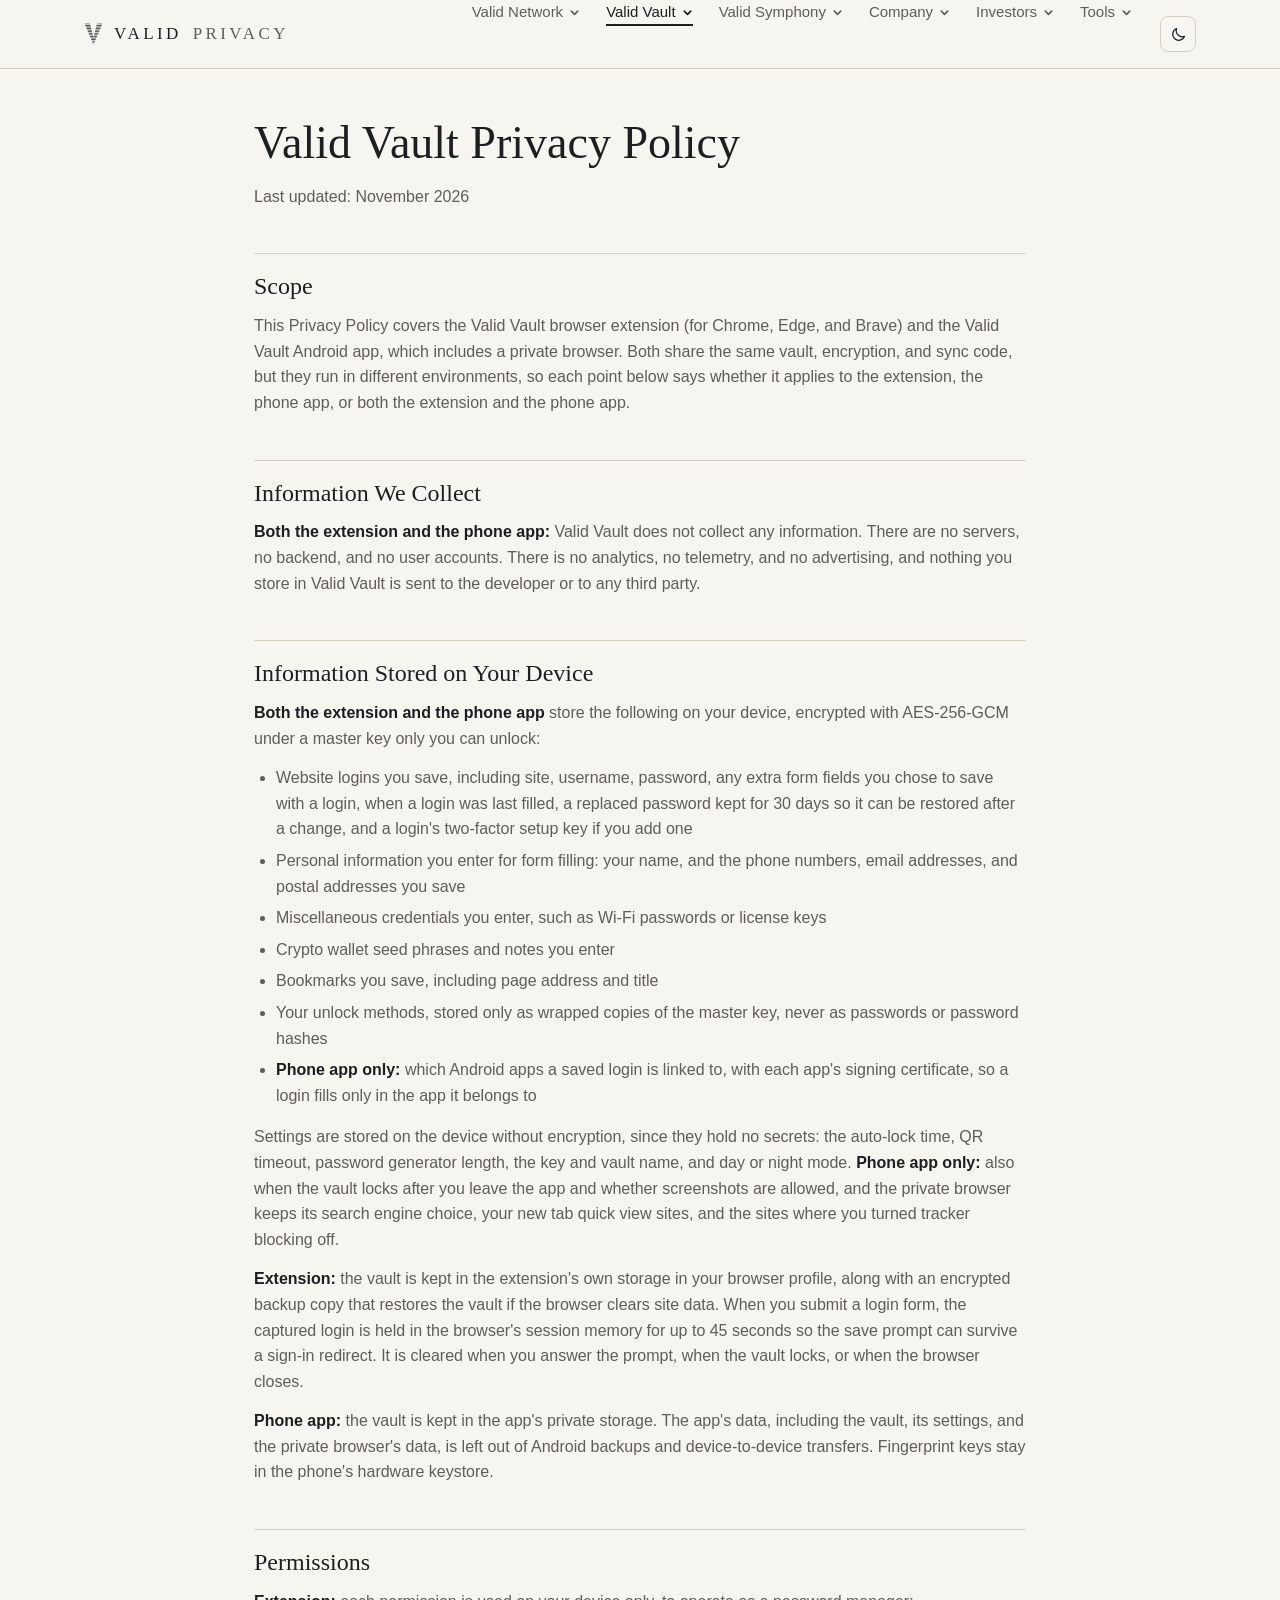
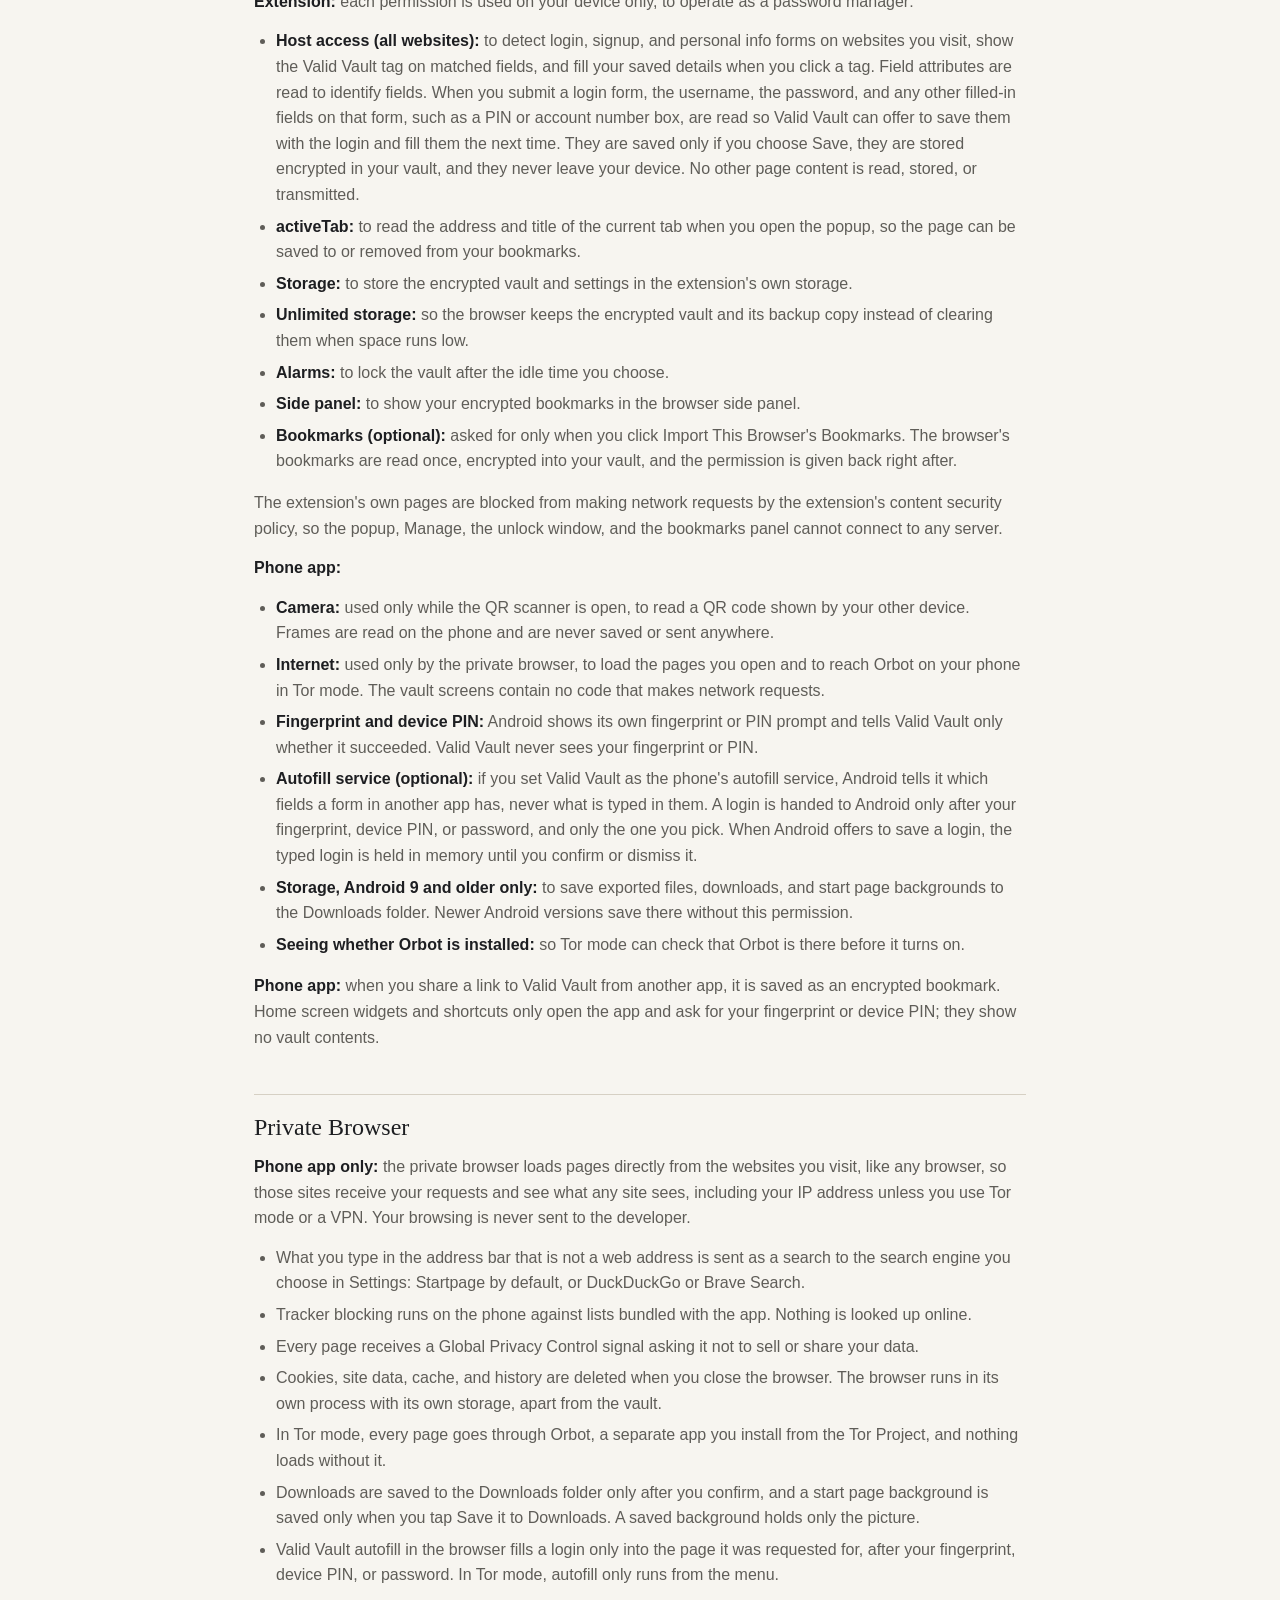
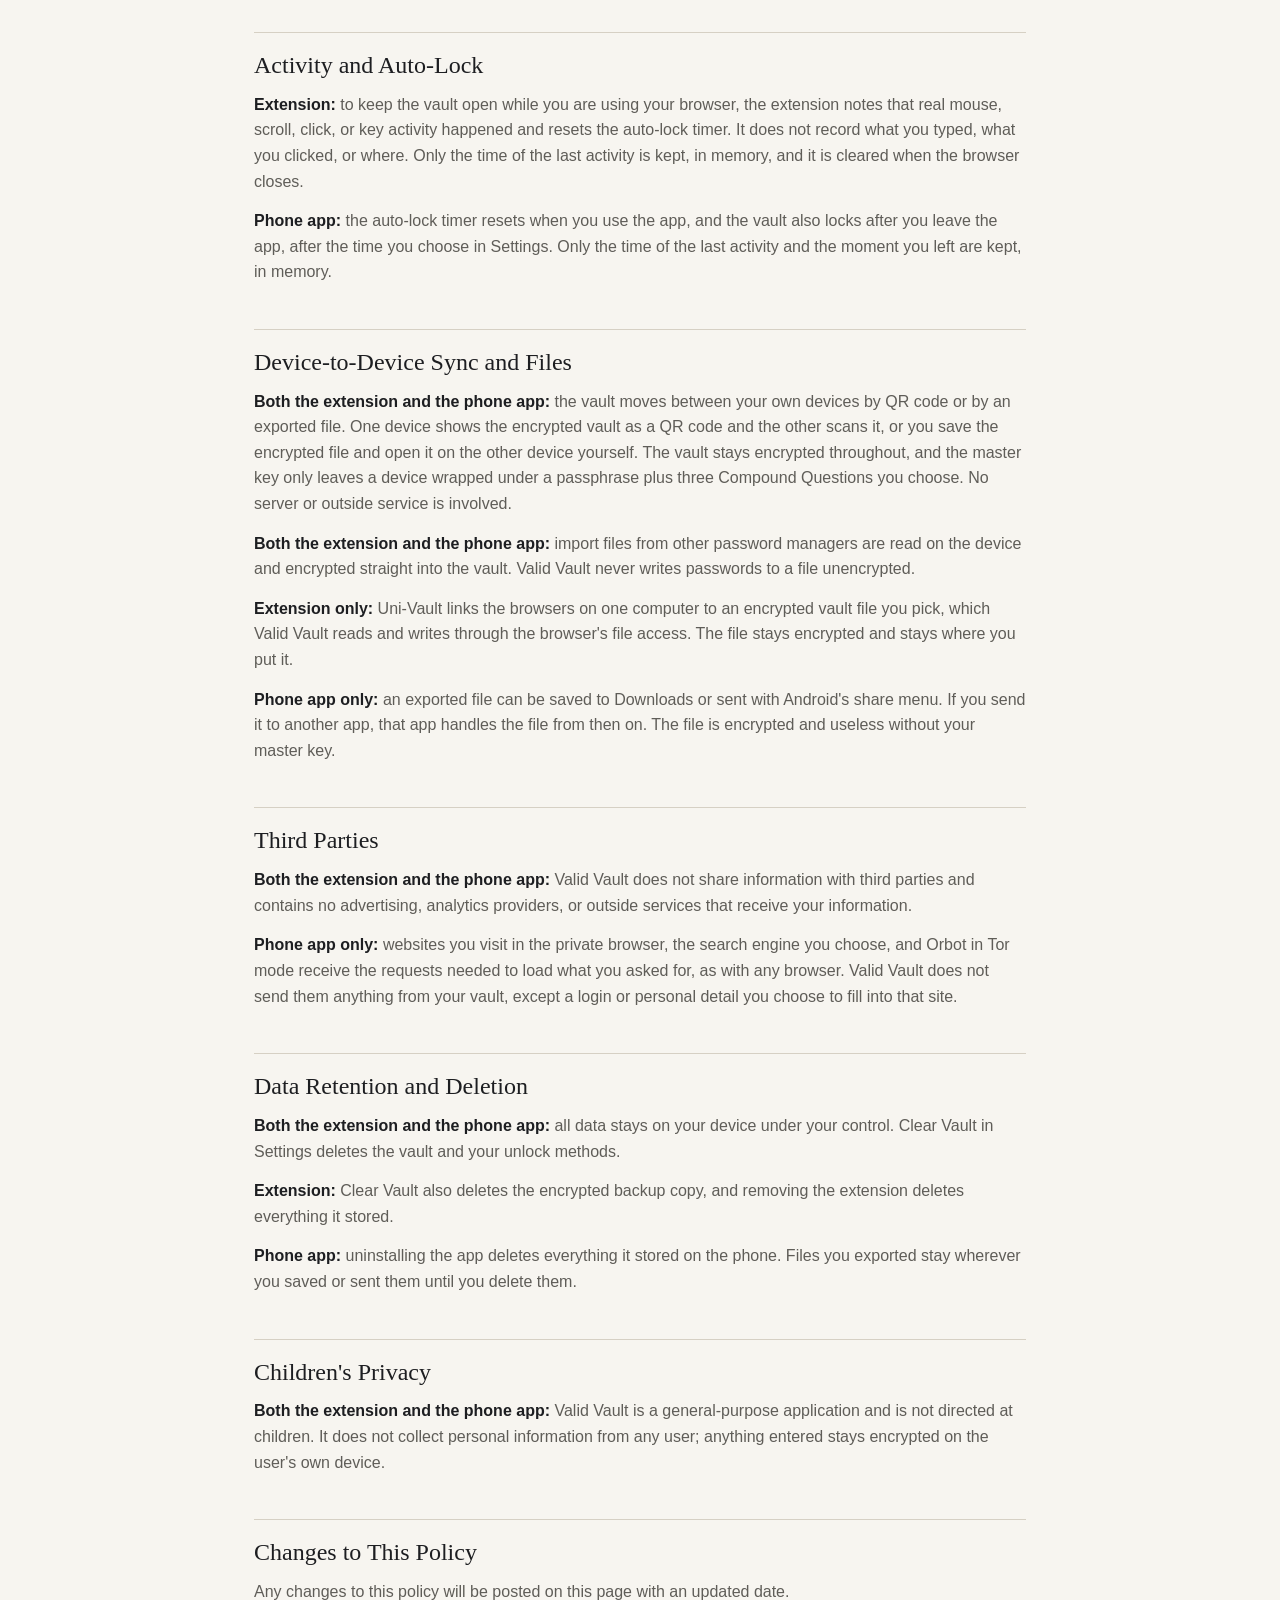
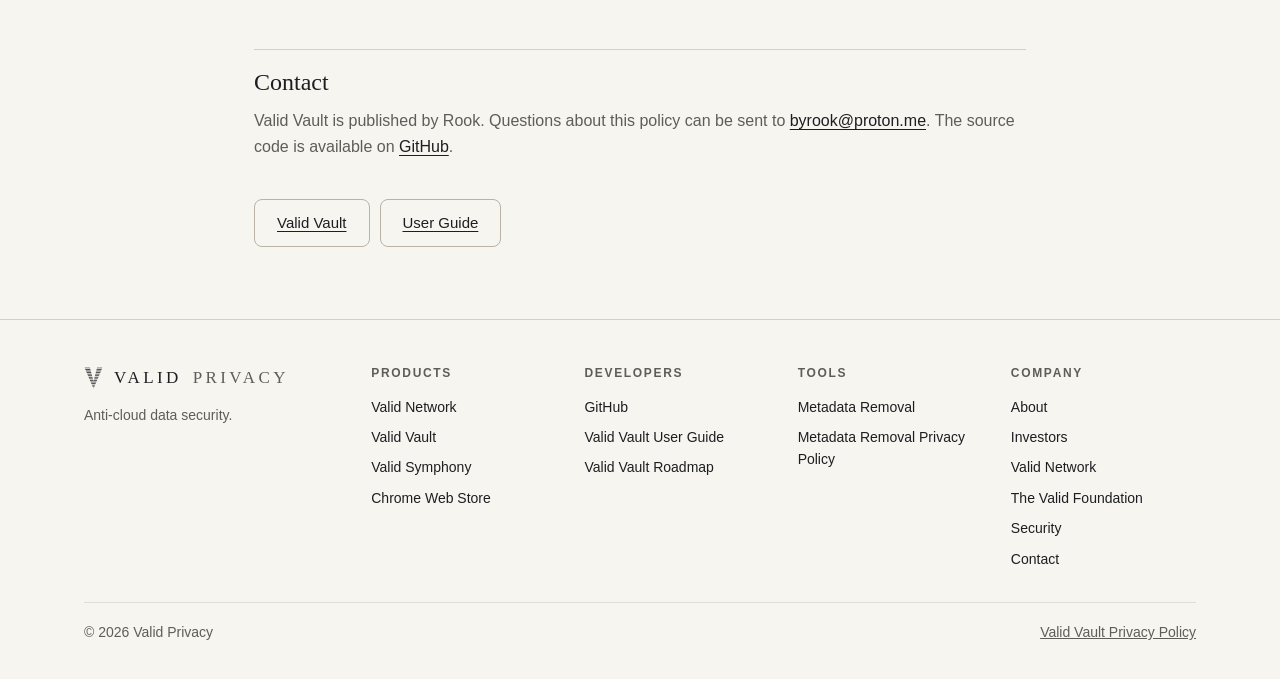
<file: vault-privacy.html>
<!doctype html>
<html lang="en">
<head>
<meta charset="utf-8">
<meta name="viewport" content="width=device-width, initial-scale=1">
<title>Valid Vault Privacy Policy | Valid Privacy</title>
<meta name="description" content="What the Valid Vault extension and Android app store, and what they collect, which is nothing.">
<link rel="canonical" href="https://validprivacy.github.io/vault-privacy.html">
<meta property="og:type" content="website">
<meta property="og:site_name" content="Valid Privacy">
<meta property="og:title" content="Valid Vault Privacy Policy | Valid Privacy">
<meta property="og:description" content="What the Valid Vault extension and Android app store, and what they collect, which is nothing.">
<meta property="og:url" content="https://validprivacy.github.io/vault-privacy.html">
<meta name="color-scheme" content="light dark">
<link rel="icon" href="favicon.ico" sizes="any">
<link rel="icon" type="image/png" sizes="192x192" href="favicon-192.png">
<link rel="icon" type="image/png" sizes="96x96" href="favicon-96.png">
<link rel="icon" type="image/png" sizes="48x48" href="favicon-48.png">
<link rel="icon" type="image/png" sizes="32x32" href="favicon-32.png">
<link rel="apple-touch-icon" href="apple-touch-icon.png">
<link rel="stylesheet" href="site.css">
<script>try{if(localStorage.getItem('valid-theme')==='dark')document.documentElement.setAttribute('data-theme','dark')}catch(e){}</script>
</head>
<body>
<svg width="0" height="0" style="position:absolute" aria-hidden="true"><defs><linearGradient id="vv-mark-fill" x1="0" y1="0" x2="1" y2="1"><stop offset="0" style="stop-color: var(--mark-1)"/><stop offset="1" style="stop-color: var(--mark-2)"/></linearGradient><clipPath id="vv-mark-clip"><path d="M4,4 L104,4 L171,262 L238,4 L338,4 L171,399 Z"/></clipPath><mask id="vv-mark-mask"><g fill="#fff"><rect x="0" y="8.00" width="342" height="14.44"/><rect x="0" y="36.89" width="342" height="14.44"/><rect x="0" y="65.78" width="342" height="14.44"/><rect x="0" y="94.67" width="342" height="14.44"/><rect x="0" y="123.56" width="342" height="14.44"/><rect x="0" y="152.44" width="342" height="14.44"/><rect x="0" y="181.33" width="342" height="14.44"/><rect x="0" y="210.22" width="342" height="14.44"/><rect x="0" y="239.11" width="342" height="14.44"/><rect x="0" y="268.00" width="342" height="14.44"/><rect x="0" y="296.89" width="342" height="14.44"/><rect x="0" y="325.78" width="342" height="14.44"/><rect x="0" y="354.67" width="342" height="14.44"/><rect x="0" y="383.56" width="342" height="14.44"/></g></mask></defs><symbol id="vv-mark" viewBox="0 0 342 403"><g clip-path="url(#vv-mark-clip)"><rect width="342" height="403" fill="url(#vv-mark-fill)" mask="url(#vv-mark-mask)"/></g></symbol></svg>
<a class="skip" href="#main">Skip to content</a>
<header class="site-head">
  <div class="wrap head-row">
    <a class="brand" href="index.html" aria-label="Valid Privacy home"><svg viewBox="0 0 342 403" aria-hidden="true"><use href="#vv-mark"/></svg>VALID <span class="brand-sub">PRIVACY</span></a>
    <nav class="tabs" aria-label="Main"><details class="menu"><summary>Valid Network<svg viewBox="0 0 12 12" aria-hidden="true"><path d="M2.5 4.5 6 8l3.5-3.5"/></svg></summary><div class="menu-list"><a href="network.html">Overview</a><a href="network-whitepaper.html">Whitepaper</a><a href="network-litepaper.html">Litepaper</a><a href="network.html#privacy">Network Privacy</a><a href="https://github.com/validprivacy/valid-network" target="_blank" rel="noopener">Source Code</a></div></details><details class="menu current"><summary>Valid Vault<svg viewBox="0 0 12 12" aria-hidden="true"><path d="M2.5 4.5 6 8l3.5-3.5"/></svg></summary><div class="menu-list"><a href="vault.html">Overview</a><a href="vault-guide.html">User Guide</a><a href="vault-privacy.html" aria-current="page">Privacy Policy</a><a href="https://chromewebstore.google.com/detail/valid-vault-password-mana/fkpfaemmphmakebhejhaegjgcnieeoab" target="_blank" rel="noopener">Chrome Web Store</a><a href="https://github.com/validprivacy/valid-vault" target="_blank" rel="noopener">Source Code</a></div></details><details class="menu"><summary>Valid Symphony<svg viewBox="0 0 12 12" aria-hidden="true"><path d="M2.5 4.5 6 8l3.5-3.5"/></svg></summary><div class="menu-list"><a href="symphony.html">Overview</a><a href="symphony.html#principles">Principles</a><a href="https://github.com/validprivacy/valid-symphony" target="_blank" rel="noopener">Source Code</a></div></details><details class="menu"><summary>Company<svg viewBox="0 0 12 12" aria-hidden="true"><path d="M2.5 4.5 6 8l3.5-3.5"/></svg></summary><div class="menu-list"><a href="company.html">About</a><a href="company.html#security">Security</a><a href="company.html#contact">Contact</a></div></details><details class="menu"><summary>Investors<svg viewBox="0 0 12 12" aria-hidden="true"><path d="M2.5 4.5 6 8l3.5-3.5"/></svg></summary><div class="menu-list"><a href="investors.html">Overview</a><a href="investors.html#vault">Valid Vault Enterprise</a><a href="investors.html#documents">Investor Documents</a></div></details><details class="menu"><summary>Tools<svg viewBox="0 0 12 12" aria-hidden="true"><path d="M2.5 4.5 6 8l3.5-3.5"/></svg></summary><div class="menu-list"><a href="metadata-removal.html">Metadata Removal</a><a href="metadata-removal-privacy.html">Metadata Removal Privacy Policy</a><a href="https://github.com/validprivacy/metadata-removal" target="_blank" rel="noopener">Metadata Removal Source Code</a></div></details></nav>
    <button class="icon-btn" type="button" data-theme-toggle aria-label="Switch to night mode" title="Switch between day and night"><span class="when-night"><svg viewBox="0 0 24 24" aria-hidden="true"><path d="M20.5 14.6A8.6 8.6 0 0 1 9.4 3.5a8.6 8.6 0 1 0 11.1 11.1z"/></svg></span><span class="when-day"><svg viewBox="0 0 24 24" aria-hidden="true"><circle cx="12" cy="12" r="4.2"/><path d="M12 2.5v2.2M12 19.3v2.2M4.6 4.6l1.6 1.6M17.8 17.8l1.6 1.6M2.5 12h2.2M19.3 12h2.2M4.6 19.4l1.6-1.6M17.8 6.2l1.6-1.6"/></svg></span></button>
  </div>
</header>
<main id="main">
<div class="wrap doc-page">
<h1>Valid Vault Privacy Policy</h1>
<p class="updated">Last updated: November 2026</p>

<h2>Scope</h2>
<p>This Privacy Policy covers the Valid Vault browser extension (for Chrome, Edge, and Brave) and the Valid Vault Android app, which includes a private browser. Both share the same vault, encryption, and sync code, but they run in different environments, so each point below says whether it applies to the extension, the phone app, or both the extension and the phone app.</p>

<h2>Information We Collect</h2>
<p><strong>Both the extension and the phone app:</strong> Valid Vault does not collect any information. There are no servers, no backend, and no user accounts. There is no analytics, no telemetry, and no advertising, and nothing you store in Valid Vault is sent to the developer or to any third party.</p>

<h2>Information Stored on Your Device</h2>
<p><strong>Both the extension and the phone app</strong> store the following on your device, encrypted with AES-256-GCM under a master key only you can unlock:</p>
<ul>
  <li>Website logins you save, including site, username, password, any extra form fields you chose to save with a login, when a login was last filled, a replaced password kept for 30 days so it can be restored after a change, and a login's two-factor setup key if you add one</li>
  <li>Personal information you enter for form filling: your name, and the phone numbers, email addresses, and postal addresses you save</li>
  <li>Miscellaneous credentials you enter, such as Wi-Fi passwords or license keys</li>
  <li>Crypto wallet seed phrases and notes you enter</li>
  <li>Bookmarks you save, including page address and title</li>
  <li>Your unlock methods, stored only as wrapped copies of the master key, never as passwords or password hashes</li>
  <li><strong>Phone app only:</strong> which Android apps a saved login is linked to, with each app's signing certificate, so a login fills only in the app it belongs to</li>
</ul>
<p>Settings are stored on the device without encryption, since they hold no secrets: the auto-lock time, QR timeout, password generator length, the key and vault name, and day or night mode. <strong>Phone app only:</strong> also when the vault locks after you leave the app and whether screenshots are allowed, and the private browser keeps its search engine choice, your new tab quick view sites, and the sites where you turned tracker blocking off.</p>
<p><strong>Extension:</strong> the vault is kept in the extension's own storage in your browser profile, along with an encrypted backup copy that restores the vault if the browser clears site data. When you submit a login form, the captured login is held in the browser's session memory for up to 45 seconds so the save prompt can survive a sign-in redirect. It is cleared when you answer the prompt, when the vault locks, or when the browser closes.</p>
<p><strong>Phone app:</strong> the vault is kept in the app's private storage. The app's data, including the vault, its settings, and the private browser's data, is left out of Android backups and device-to-device transfers. Fingerprint keys stay in the phone's hardware keystore.</p>

<h2>Permissions</h2>
<p><strong>Extension:</strong> each permission is used on your device only, to operate as a password manager:</p>
<ul>
  <li><strong>Host access (all websites):</strong> to detect login, signup, and personal info forms on websites you visit, show the Valid Vault tag on matched fields, and fill your saved details when you click a tag. Field attributes are read to identify fields. When you submit a login form, the username, the password, and any other filled-in fields on that form, such as a PIN or account number box, are read so Valid Vault can offer to save them with the login and fill them the next time. They are saved only if you choose Save, they are stored encrypted in your vault, and they never leave your device. No other page content is read, stored, or transmitted.</li>
  <li><strong>activeTab:</strong> to read the address and title of the current tab when you open the popup, so the page can be saved to or removed from your bookmarks.</li>
  <li><strong>Storage:</strong> to store the encrypted vault and settings in the extension's own storage.</li>
  <li><strong>Unlimited storage:</strong> so the browser keeps the encrypted vault and its backup copy instead of clearing them when space runs low.</li>
  <li><strong>Alarms:</strong> to lock the vault after the idle time you choose.</li>
  <li><strong>Side panel:</strong> to show your encrypted bookmarks in the browser side panel.</li>
  <li><strong>Bookmarks (optional):</strong> asked for only when you click Import This Browser's Bookmarks. The browser's bookmarks are read once, encrypted into your vault, and the permission is given back right after.</li>
</ul>
<p>The extension's own pages are blocked from making network requests by the extension's content security policy, so the popup, Manage, the unlock window, and the bookmarks panel cannot connect to any server.</p>
<p><strong>Phone app:</strong></p>
<ul>
  <li><strong>Camera:</strong> used only while the QR scanner is open, to read a QR code shown by your other device. Frames are read on the phone and are never saved or sent anywhere.</li>
  <li><strong>Internet:</strong> used only by the private browser, to load the pages you open and to reach Orbot on your phone in Tor mode. The vault screens contain no code that makes network requests.</li>
  <li><strong>Fingerprint and device PIN:</strong> Android shows its own fingerprint or PIN prompt and tells Valid Vault only whether it succeeded. Valid Vault never sees your fingerprint or PIN.</li>
  <li><strong>Autofill service (optional):</strong> if you set Valid Vault as the phone's autofill service, Android tells it which fields a form in another app has, never what is typed in them. A login is handed to Android only after your fingerprint, device PIN, or password, and only the one you pick. When Android offers to save a login, the typed login is held in memory until you confirm or dismiss it.</li>
  <li><strong>Storage, Android 9 and older only:</strong> to save exported files, downloads, and start page backgrounds to the Downloads folder. Newer Android versions save there without this permission.</li>
  <li><strong>Seeing whether Orbot is installed:</strong> so Tor mode can check that Orbot is there before it turns on.</li>
</ul>
<p><strong>Phone app:</strong> when you share a link to Valid Vault from another app, it is saved as an encrypted bookmark. Home screen widgets and shortcuts only open the app and ask for your fingerprint or device PIN; they show no vault contents.</p>

<h2>Private Browser</h2>
<p><strong>Phone app only:</strong> the private browser loads pages directly from the websites you visit, like any browser, so those sites receive your requests and see what any site sees, including your IP address unless you use Tor mode or a VPN. Your browsing is never sent to the developer.</p>
<ul>
  <li>What you type in the address bar that is not a web address is sent as a search to the search engine you choose in Settings: Startpage by default, or DuckDuckGo or Brave Search.</li>
  <li>Tracker blocking runs on the phone against lists bundled with the app. Nothing is looked up online.</li>
  <li>Every page receives a Global Privacy Control signal asking it not to sell or share your data.</li>
  <li>Cookies, site data, cache, and history are deleted when you close the browser. The browser runs in its own process with its own storage, apart from the vault.</li>
  <li>In Tor mode, every page goes through Orbot, a separate app you install from the Tor Project, and nothing loads without it.</li>
  <li>Downloads are saved to the Downloads folder only after you confirm, and a start page background is saved only when you tap Save it to Downloads. A saved background holds only the picture.</li>
  <li>Valid Vault autofill in the browser fills a login only into the page it was requested for, after your fingerprint, device PIN, or password. In Tor mode, autofill only runs from the menu.</li>
</ul>

<h2>Activity and Auto-Lock</h2>
<p><strong>Extension:</strong> to keep the vault open while you are using your browser, the extension notes that real mouse, scroll, click, or key activity happened and resets the auto-lock timer. It does not record what you typed, what you clicked, or where. Only the time of the last activity is kept, in memory, and it is cleared when the browser closes.</p>
<p><strong>Phone app:</strong> the auto-lock timer resets when you use the app, and the vault also locks after you leave the app, after the time you choose in Settings. Only the time of the last activity and the moment you left are kept, in memory.</p>

<h2>Device-to-Device Sync and Files</h2>
<p><strong>Both the extension and the phone app:</strong> the vault moves between your own devices by QR code or by an exported file. One device shows the encrypted vault as a QR code and the other scans it, or you save the encrypted file and open it on the other device yourself. The vault stays encrypted throughout, and the master key only leaves a device wrapped under a passphrase plus three Compound Questions you choose. No server or outside service is involved.</p>
<p><strong>Both the extension and the phone app:</strong> import files from other password managers are read on the device and encrypted straight into the vault. Valid Vault never writes passwords to a file unencrypted.</p>
<p><strong>Extension only:</strong> Uni-Vault links the browsers on one computer to an encrypted vault file you pick, which Valid Vault reads and writes through the browser's file access. The file stays encrypted and stays where you put it.</p>
<p><strong>Phone app only:</strong> an exported file can be saved to Downloads or sent with Android's share menu. If you send it to another app, that app handles the file from then on. The file is encrypted and useless without your master key.</p>

<h2>Third Parties</h2>
<p><strong>Both the extension and the phone app:</strong> Valid Vault does not share information with third parties and contains no advertising, analytics providers, or outside services that receive your information.</p>
<p><strong>Phone app only:</strong> websites you visit in the private browser, the search engine you choose, and Orbot in Tor mode receive the requests needed to load what you asked for, as with any browser. Valid Vault does not send them anything from your vault, except a login or personal detail you choose to fill into that site.</p>

<h2>Data Retention and Deletion</h2>
<p><strong>Both the extension and the phone app:</strong> all data stays on your device under your control. Clear Vault in Settings deletes the vault and your unlock methods.</p>
<p><strong>Extension:</strong> Clear Vault also deletes the encrypted backup copy, and removing the extension deletes everything it stored.</p>
<p><strong>Phone app:</strong> uninstalling the app deletes everything it stored on the phone. Files you exported stay wherever you saved or sent them until you delete them.</p>

<h2>Children's Privacy</h2>
<p><strong>Both the extension and the phone app:</strong> Valid Vault is a general-purpose application and is not directed at children. It does not collect personal information from any user; anything entered stays encrypted on the user's own device.</p>

<h2>Changes to This Policy</h2>
<p>Any changes to this policy will be posted on this page with an updated date.</p>

<h2>Contact</h2>
<p>Valid Vault is published by Rook. Questions about this policy can be sent to <a href="mailto:byrook@proton.me">byrook@proton.me</a>. The source code is available on <a href="https://github.com/validprivacy/valid-vault" target="_blank" rel="noopener">GitHub</a>.</p>

  <div class="doc-links"><a class="btn quiet" href="vault.html">Valid Vault</a><a class="btn quiet" href="vault-guide.html">User Guide</a></div>
</div>
</main>
<footer class="site-foot">
  <div class="wrap">
    <div class="foot-grid">
      <div>
        <a class="brand" href="index.html"><svg viewBox="0 0 342 403" aria-hidden="true"><use href="#vv-mark"/></svg>VALID <span class="brand-sub">PRIVACY</span></a>
        <p class="foot-note">Anti-cloud data security.</p>
      </div>
      <div>
        <h4>Products</h4>
        <ul><li><a href="network.html">Valid Network</a></li><li><a href="vault.html">Valid Vault</a></li><li><a href="symphony.html">Valid Symphony</a></li><li><a href="https://chromewebstore.google.com/detail/valid-vault-password-mana/fkpfaemmphmakebhejhaegjgcnieeoab" target="_blank" rel="noopener">Chrome Web Store</a></li></ul>
      </div>
      <div>
        <h4>Developers</h4>
        <ul><li><a href="https://github.com/validprivacy" target="_blank" rel="noopener">GitHub</a></li><li><a href="vault-guide.html">Valid Vault User Guide</a></li><li><a href="https://github.com/validprivacy/valid-vault/blob/main/ROADMAP.md" target="_blank" rel="noopener">Valid Vault Roadmap</a></li></ul>
      </div>
      <div>
        <h4>Tools</h4>
        <ul><li><a href="metadata-removal.html">Metadata Removal</a></li><li><a href="metadata-removal-privacy.html">Metadata Removal Privacy Policy</a></li></ul>
      </div>
      <div>
        <h4>Company</h4>
        <ul><li><a href="company.html">About</a></li><li><a href="investors.html">Investors</a></li><li><a href="network.html">Valid Network</a></li><li><a href="network.html#foundation">The Valid Foundation</a></li><li><a href="company.html#security">Security</a></li><li><a href="company.html#contact">Contact</a></li></ul>
      </div>
    </div>
    <div class="foot-base"><span>&copy; 2026 Valid Privacy</span><span><a href="vault-privacy.html">Valid Vault Privacy Policy</a></span></div>
  </div>
</footer>
<script src="site.js"></script>
</body>
</html>
</file>
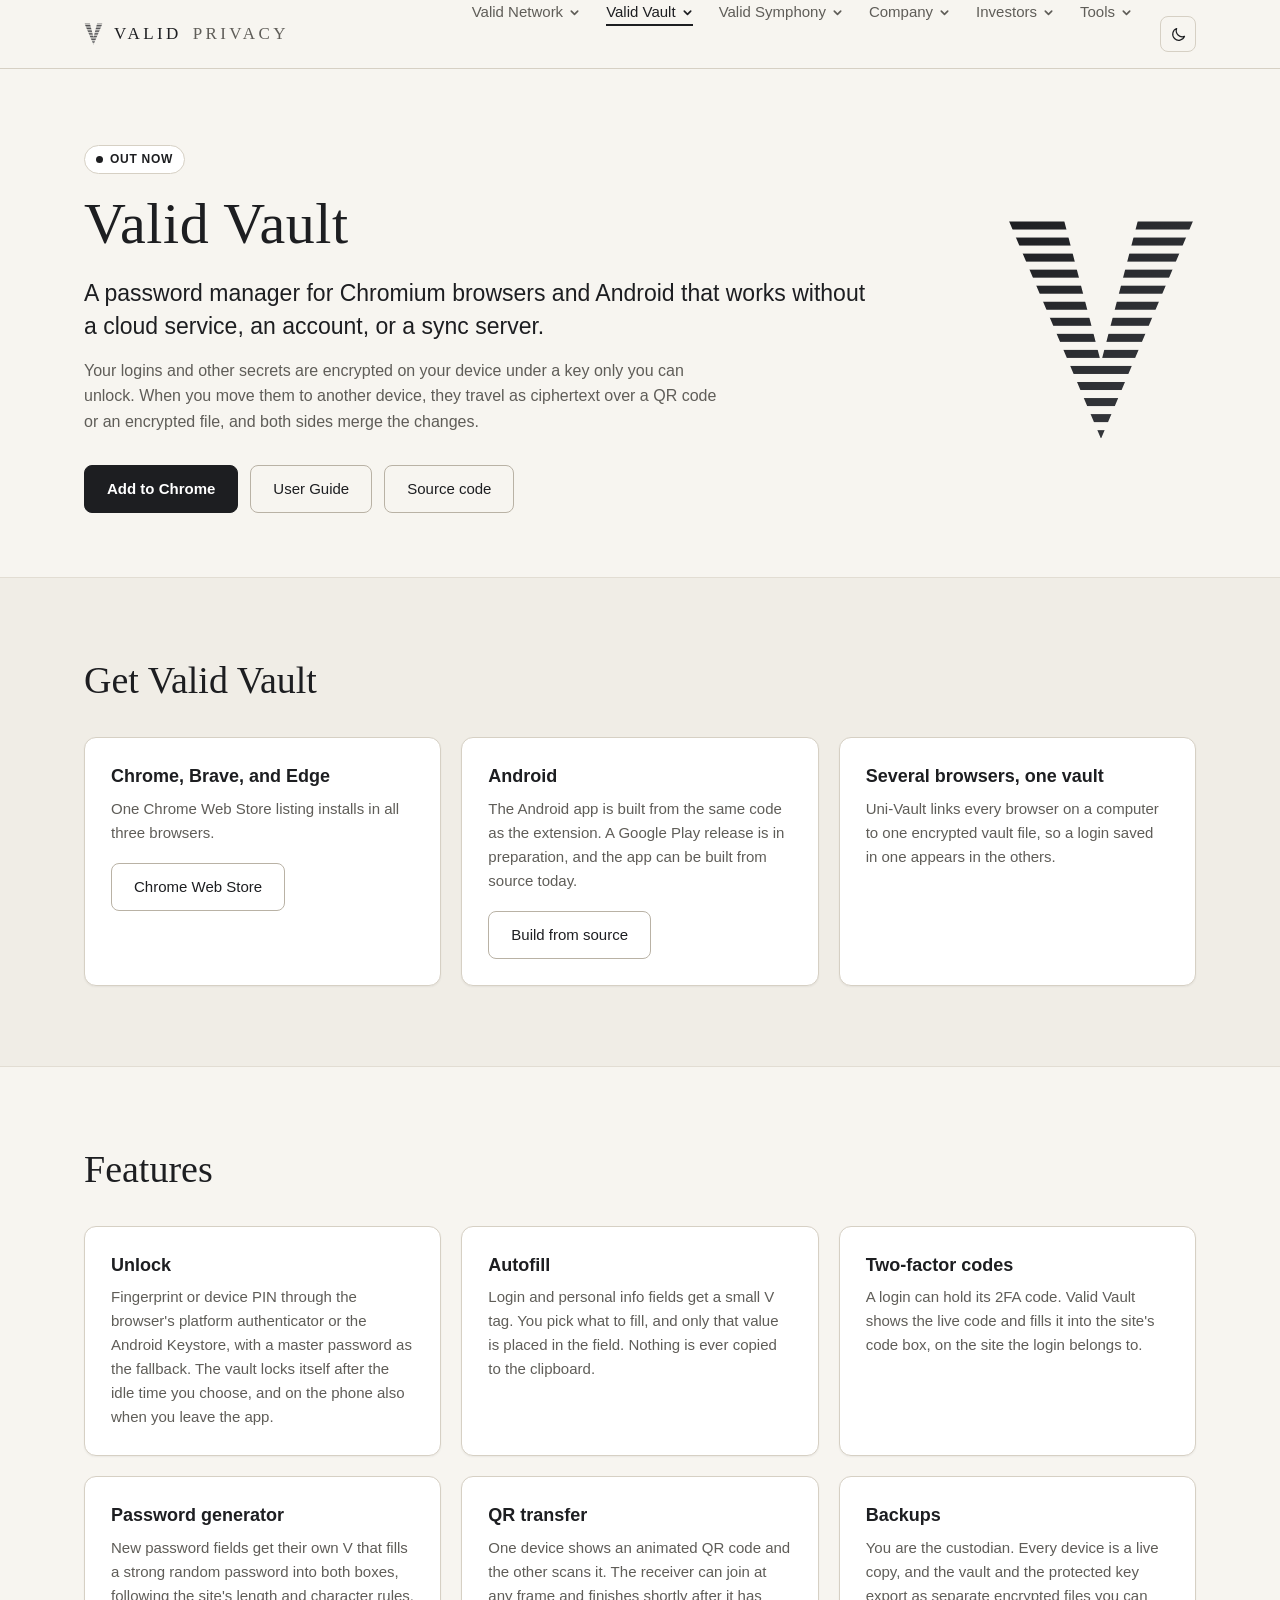
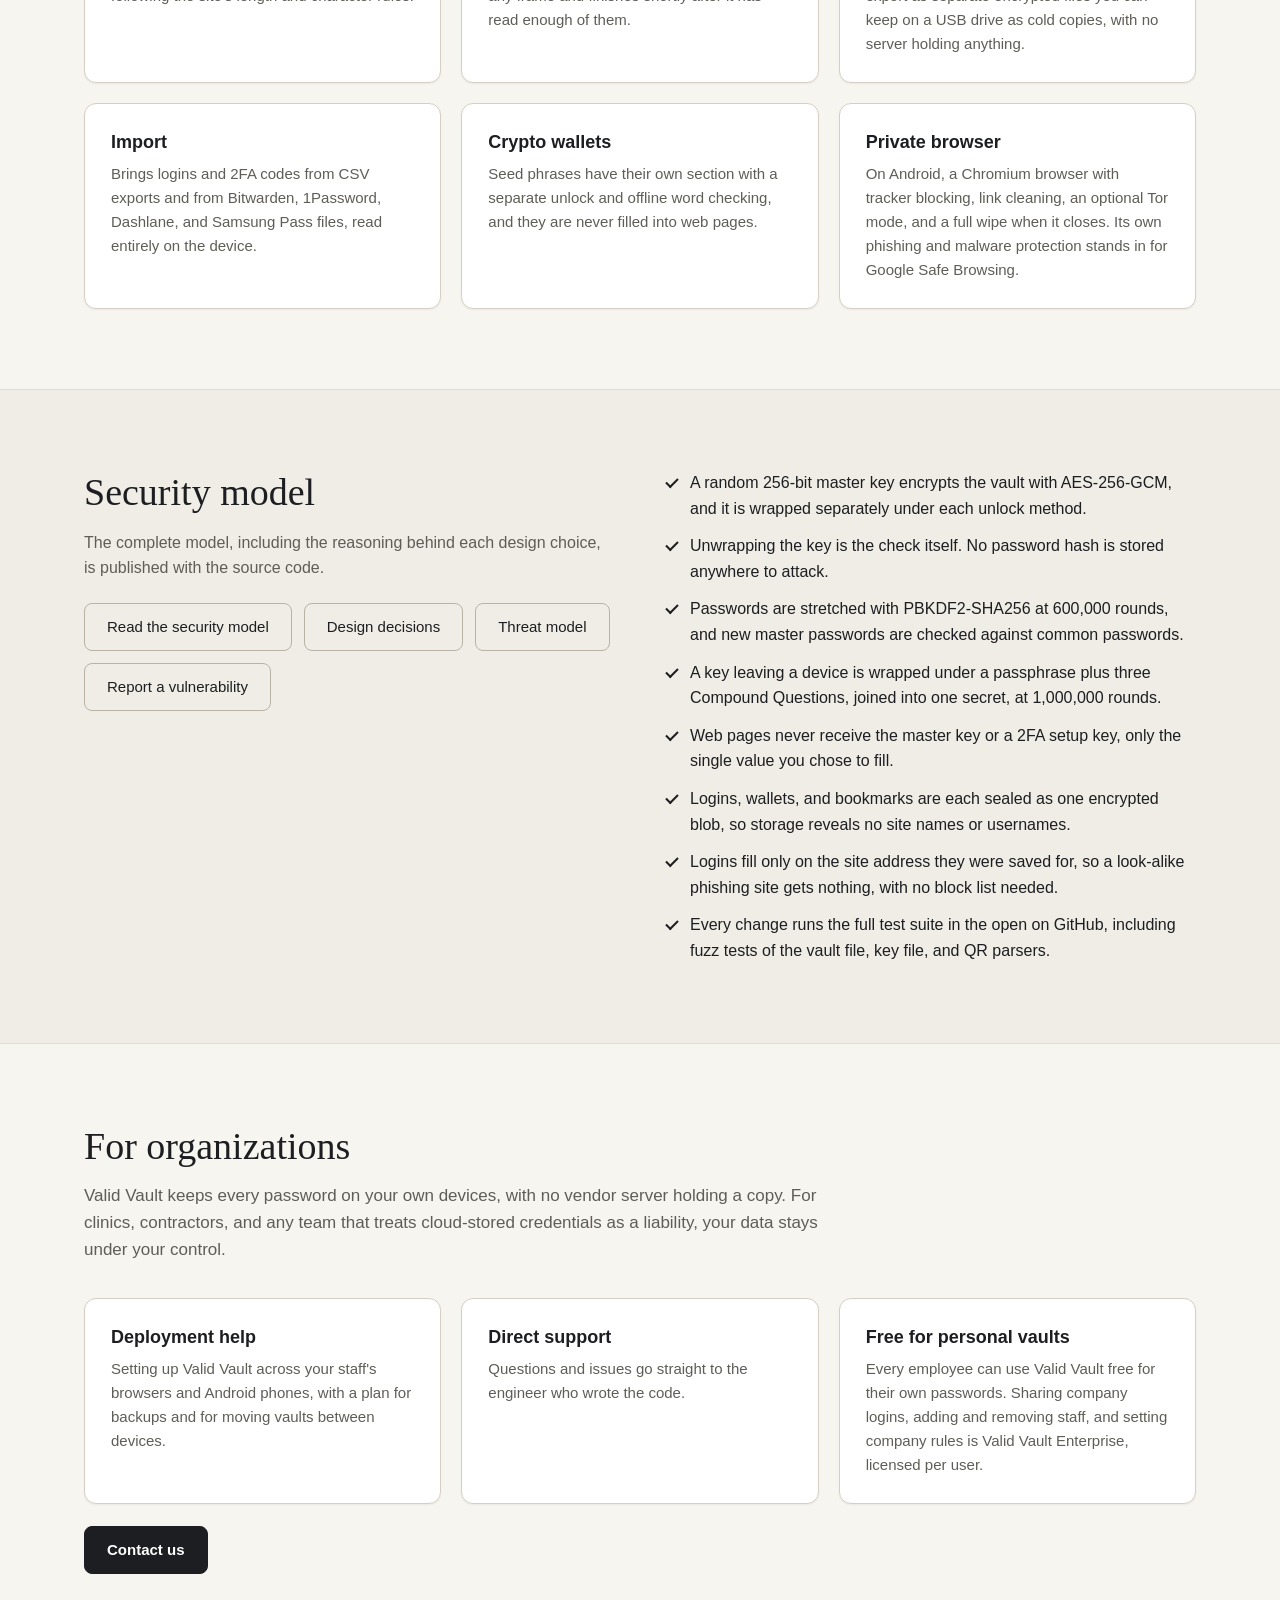
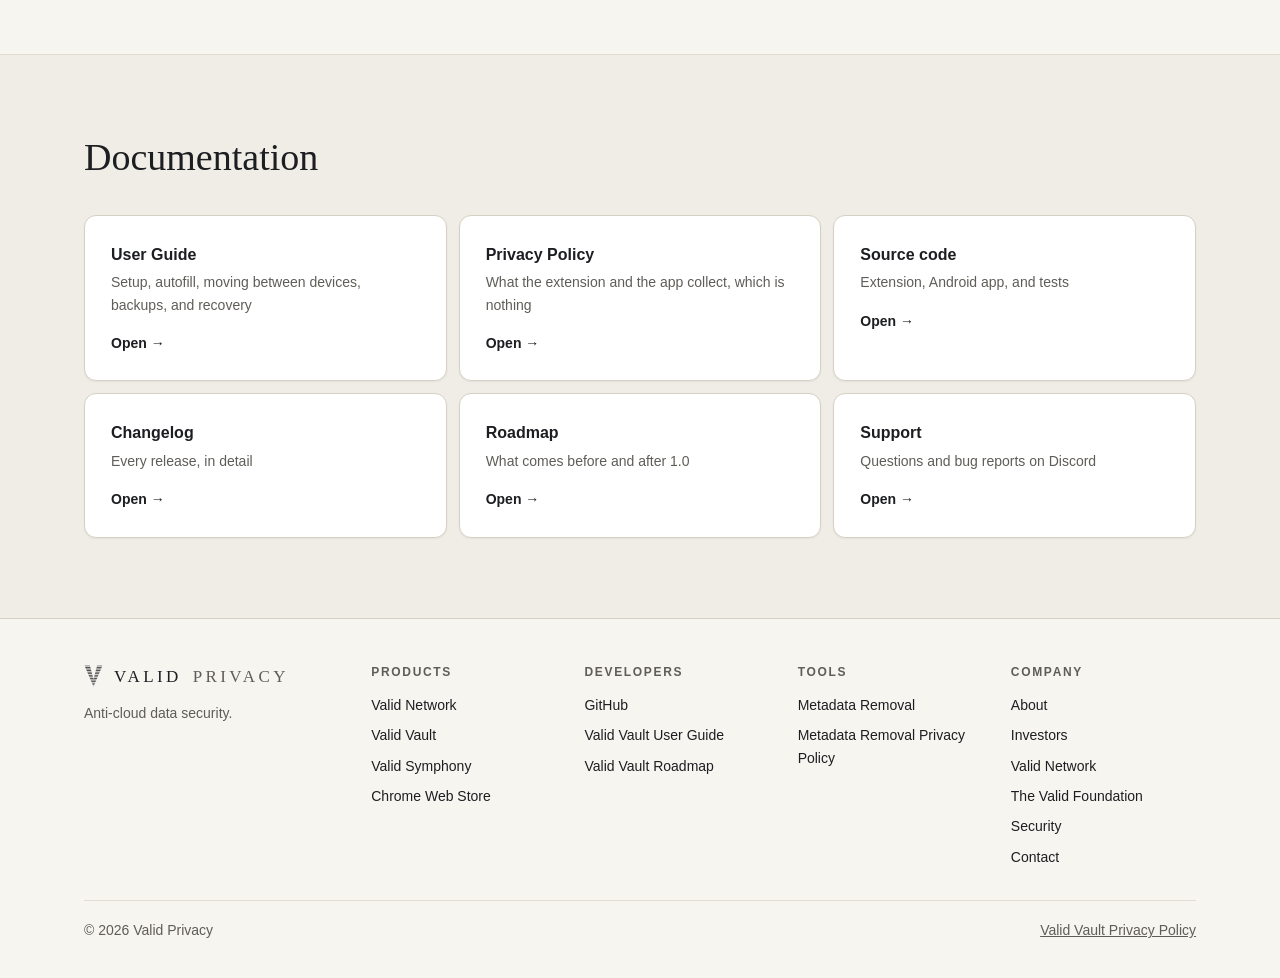
<file: vault.html>
<!doctype html>
<html lang="en">
<head>
<meta charset="utf-8">
<meta name="viewport" content="width=device-width, initial-scale=1">
<title>Valid Vault | Valid Privacy</title>
<meta name="description" content="A password manager for Chromium browsers and Android that works without a cloud service, an account, or a sync server.">
<link rel="canonical" href="https://validprivacy.github.io/vault.html">
<meta property="og:type" content="website">
<meta property="og:site_name" content="Valid Privacy">
<meta property="og:title" content="Valid Vault | Valid Privacy">
<meta property="og:description" content="A password manager for Chromium browsers and Android that works without a cloud service, an account, or a sync server.">
<meta property="og:url" content="https://validprivacy.github.io/vault.html">
<meta name="color-scheme" content="light dark">
<link rel="icon" href="favicon.ico" sizes="any">
<link rel="icon" type="image/png" sizes="192x192" href="favicon-192.png">
<link rel="icon" type="image/png" sizes="96x96" href="favicon-96.png">
<link rel="icon" type="image/png" sizes="48x48" href="favicon-48.png">
<link rel="icon" type="image/png" sizes="32x32" href="favicon-32.png">
<link rel="apple-touch-icon" href="apple-touch-icon.png">
<link rel="stylesheet" href="site.css">
<script>try{if(localStorage.getItem('valid-theme')==='dark')document.documentElement.setAttribute('data-theme','dark')}catch(e){}</script>
</head>
<body>
<svg width="0" height="0" style="position:absolute" aria-hidden="true"><defs><linearGradient id="vv-mark-fill" x1="0" y1="0" x2="1" y2="1"><stop offset="0" style="stop-color: var(--mark-1)"/><stop offset="1" style="stop-color: var(--mark-2)"/></linearGradient><clipPath id="vv-mark-clip"><path d="M4,4 L104,4 L171,262 L238,4 L338,4 L171,399 Z"/></clipPath><mask id="vv-mark-mask"><g fill="#fff"><rect x="0" y="8.00" width="342" height="14.44"/><rect x="0" y="36.89" width="342" height="14.44"/><rect x="0" y="65.78" width="342" height="14.44"/><rect x="0" y="94.67" width="342" height="14.44"/><rect x="0" y="123.56" width="342" height="14.44"/><rect x="0" y="152.44" width="342" height="14.44"/><rect x="0" y="181.33" width="342" height="14.44"/><rect x="0" y="210.22" width="342" height="14.44"/><rect x="0" y="239.11" width="342" height="14.44"/><rect x="0" y="268.00" width="342" height="14.44"/><rect x="0" y="296.89" width="342" height="14.44"/><rect x="0" y="325.78" width="342" height="14.44"/><rect x="0" y="354.67" width="342" height="14.44"/><rect x="0" y="383.56" width="342" height="14.44"/></g></mask></defs><symbol id="vv-mark" viewBox="0 0 342 403"><g clip-path="url(#vv-mark-clip)"><rect width="342" height="403" fill="url(#vv-mark-fill)" mask="url(#vv-mark-mask)"/></g></symbol></svg>
<a class="skip" href="#main">Skip to content</a>
<header class="site-head">
  <div class="wrap head-row">
    <a class="brand" href="index.html" aria-label="Valid Privacy home"><svg viewBox="0 0 342 403" aria-hidden="true"><use href="#vv-mark"/></svg>VALID <span class="brand-sub">PRIVACY</span></a>
    <nav class="tabs" aria-label="Main"><details class="menu"><summary>Valid Network<svg viewBox="0 0 12 12" aria-hidden="true"><path d="M2.5 4.5 6 8l3.5-3.5"/></svg></summary><div class="menu-list"><a href="network.html">Overview</a><a href="network-whitepaper.html">Whitepaper</a><a href="network-litepaper.html">Litepaper</a><a href="network.html#privacy">Network Privacy</a><a href="https://github.com/validprivacy/valid-network" target="_blank" rel="noopener">Source Code</a></div></details><details class="menu current"><summary>Valid Vault<svg viewBox="0 0 12 12" aria-hidden="true"><path d="M2.5 4.5 6 8l3.5-3.5"/></svg></summary><div class="menu-list"><a href="vault.html" aria-current="page">Overview</a><a href="vault-guide.html">User Guide</a><a href="vault-privacy.html">Privacy Policy</a><a href="https://chromewebstore.google.com/detail/valid-vault-password-mana/fkpfaemmphmakebhejhaegjgcnieeoab" target="_blank" rel="noopener">Chrome Web Store</a><a href="https://github.com/validprivacy/valid-vault" target="_blank" rel="noopener">Source Code</a></div></details><details class="menu"><summary>Valid Symphony<svg viewBox="0 0 12 12" aria-hidden="true"><path d="M2.5 4.5 6 8l3.5-3.5"/></svg></summary><div class="menu-list"><a href="symphony.html">Overview</a><a href="symphony.html#principles">Principles</a><a href="https://github.com/validprivacy/valid-symphony" target="_blank" rel="noopener">Source Code</a></div></details><details class="menu"><summary>Company<svg viewBox="0 0 12 12" aria-hidden="true"><path d="M2.5 4.5 6 8l3.5-3.5"/></svg></summary><div class="menu-list"><a href="company.html">About</a><a href="company.html#security">Security</a><a href="company.html#contact">Contact</a></div></details><details class="menu"><summary>Investors<svg viewBox="0 0 12 12" aria-hidden="true"><path d="M2.5 4.5 6 8l3.5-3.5"/></svg></summary><div class="menu-list"><a href="investors.html">Overview</a><a href="investors.html#vault">Valid Vault Enterprise</a><a href="investors.html#documents">Investor Documents</a></div></details><details class="menu"><summary>Tools<svg viewBox="0 0 12 12" aria-hidden="true"><path d="M2.5 4.5 6 8l3.5-3.5"/></svg></summary><div class="menu-list"><a href="metadata-removal.html">Metadata Removal</a><a href="metadata-removal-privacy.html">Metadata Removal Privacy Policy</a><a href="https://github.com/validprivacy/metadata-removal" target="_blank" rel="noopener">Metadata Removal Source Code</a></div></details></nav>
    <button class="icon-btn" type="button" data-theme-toggle aria-label="Switch to night mode" title="Switch between day and night"><span class="when-night"><svg viewBox="0 0 24 24" aria-hidden="true"><path d="M20.5 14.6A8.6 8.6 0 0 1 9.4 3.5a8.6 8.6 0 1 0 11.1 11.1z"/></svg></span><span class="when-day"><svg viewBox="0 0 24 24" aria-hidden="true"><circle cx="12" cy="12" r="4.2"/><path d="M12 2.5v2.2M12 19.3v2.2M4.6 4.6l1.6 1.6M17.8 17.8l1.6 1.6M2.5 12h2.2M19.3 12h2.2M4.6 19.4l1.6-1.6M17.8 6.2l1.6-1.6"/></svg></span></button>
  </div>
</header>
<main id="main">
<section class="hero">
  <div class="wrap hero-grid">
    <div>
      <div class="eyebrow"><span class="chip live">Out now</span></div>
      <h1 class="title">Valid Vault</h1>
      <p class="lead">A password manager for Chromium browsers and Android that works without a cloud service, an account, or a sync server.</p>
      <p class="sub">Your logins and other secrets are encrypted on your device under a key only you can unlock. When you move them to another device, they travel as ciphertext over a QR code or an encrypted file, and both sides merge the changes.</p>
      <div class="btn-row"><a class="btn" href="https://chromewebstore.google.com/detail/valid-vault-password-mana/fkpfaemmphmakebhejhaegjgcnieeoab" target="_blank" rel="noopener">Add to Chrome</a><a class="btn quiet" href="vault-guide.html">User Guide</a><a class="btn quiet" href="https://github.com/validprivacy/valid-vault" target="_blank" rel="noopener">Source code</a></div>
    </div>
    <div class="hero-mark"><svg viewBox="0 0 342 403" aria-hidden="true"><use href="#vv-mark"/></svg></div>
  </div>
</section>

<section class="band alt" id="install">
  <div class="wrap">
    <div class="section-head"><h2>Get Valid Vault</h2></div>
    <div class="grid three">
      <div class="card"><h3>Chrome, Brave, and Edge</h3><p>One Chrome Web Store listing installs in all three browsers.</p><div class="btn-row" style="margin-top:18px"><a class="btn quiet" href="https://chromewebstore.google.com/detail/valid-vault-password-mana/fkpfaemmphmakebhejhaegjgcnieeoab" target="_blank" rel="noopener">Chrome Web Store</a></div></div>
      <div class="card"><h3>Android</h3><p>The Android app is built from the same code as the extension. A Google Play release is in preparation, and the app can be built from source today.</p><div class="btn-row" style="margin-top:18px"><a class="btn quiet" href="https://github.com/validprivacy/valid-vault#quick-start---forks-and-experimentation-highly-encouraged" target="_blank" rel="noopener">Build from source</a></div></div>
      <div class="card"><h3>Several browsers, one vault</h3><p>Uni-Vault links every browser on a computer to one encrypted vault file, so a login saved in one appears in the others.</p></div>
    </div>
  </div>
</section>

<section class="band" id="features">
  <div class="wrap">
    <div class="section-head"><h2>Features</h2></div>
    <div class="grid three">
      <div class="card"><h3>Unlock</h3><p>Fingerprint or device PIN through the browser's platform authenticator or the Android Keystore, with a master password as the fallback. The vault locks itself after the idle time you choose, and on the phone also when you leave the app.</p></div>
      <div class="card"><h3>Autofill</h3><p>Login and personal info fields get a small V tag. You pick what to fill, and only that value is placed in the field. Nothing is ever copied to the clipboard.</p></div>
      <div class="card"><h3>Two-factor codes</h3><p>A login can hold its 2FA code. Valid Vault shows the live code and fills it into the site's code box, on the site the login belongs to.</p></div>
      <div class="card"><h3>Password generator</h3><p>New password fields get their own V that fills a strong random password into both boxes, following the site's length and character rules.</p></div>
      <div class="card"><h3>QR transfer</h3><p>One device shows an animated QR code and the other scans it. The receiver can join at any frame and finishes shortly after it has read enough of them.</p></div>
      <div class="card"><h3>Backups</h3><p>You are the custodian. Every device is a live copy, and the vault and the protected key export as separate encrypted files you can keep on a USB drive as cold copies, with no server holding anything.</p></div>
      <div class="card"><h3>Import</h3><p>Brings logins and 2FA codes from CSV exports and from Bitwarden, 1Password, Dashlane, and Samsung Pass files, read entirely on the device.</p></div>
      <div class="card"><h3>Crypto wallets</h3><p>Seed phrases have their own section with a separate unlock and offline word checking, and they are never filled into web pages.</p></div>
      <div class="card"><h3>Private browser</h3><p>On Android, a Chromium browser with tracker blocking, link cleaning, an optional Tor mode, and a full wipe when it closes. Its own phishing and malware protection stands in for Google Safe Browsing.</p></div>
    </div>
  </div>
</section>

<section class="band alt" id="security">
  <div class="wrap split">
    <div>
      <h2>Security model</h2>
      <p style="color:var(--text-dim);margin-top:14px">The complete model, including the reasoning behind each design choice, is published with the source code.</p>
      <div class="btn-row" style="margin-top:22px"><a class="btn quiet" href="https://github.com/validprivacy/valid-vault#security-model" target="_blank" rel="noopener">Read the security model</a><a class="btn quiet" href="https://github.com/validprivacy/valid-vault/blob/main/ROADMAP.md#design-decisions" target="_blank" rel="noopener">Design decisions</a><a class="btn quiet" href="https://github.com/validprivacy/valid-vault/blob/main/THREAT_MODEL.md" target="_blank" rel="noopener">Threat model</a><a class="btn quiet" href="https://github.com/validprivacy/valid-vault/blob/main/SECURITY.md" target="_blank" rel="noopener">Report a vulnerability</a></div>
    </div>
    <ul class="ticks">
      <li>A random 256-bit master key encrypts the vault with AES-256-GCM, and it is wrapped separately under each unlock method.</li>
      <li>Unwrapping the key is the check itself. No password hash is stored anywhere to attack.</li>
      <li>Passwords are stretched with PBKDF2-SHA256 at 600,000 rounds, and new master passwords are checked against common passwords.</li>
      <li>A key leaving a device is wrapped under a passphrase plus three Compound Questions, joined into one secret, at 1,000,000 rounds.</li>
      <li>Web pages never receive the master key or a 2FA setup key, only the single value you chose to fill.</li>
      <li>Logins, wallets, and bookmarks are each sealed as one encrypted blob, so storage reveals no site names or usernames.</li>
      <li>Logins fill only on the site address they were saved for, so a look-alike phishing site gets nothing, with no block list needed.</li>
      <li>Every change runs the full test suite in the open on GitHub, including fuzz tests of the vault file, key file, and QR parsers.</li>
    </ul>
  </div>
</section>

<section class="band" id="organizations">
  <div class="wrap">
    <div class="section-head"><h2>For organizations</h2><p>Valid Vault keeps every password on your own devices, with no vendor server holding a copy. For clinics, contractors, and any team that treats cloud-stored credentials as a liability, your data stays under your control.</p></div>
    <div class="grid three">
      <div class="card"><h3>Deployment help</h3><p>Setting up Valid Vault across your staff's browsers and Android phones, with a plan for backups and for moving vaults between devices.</p></div>
      <div class="card"><h3>Direct support</h3><p>Questions and issues go straight to the engineer who wrote the code.</p></div>
      <div class="card"><h3>Free for personal vaults</h3><p>Every employee can use Valid Vault free for their own passwords. Sharing company logins, adding and removing staff, and setting company rules is Valid Vault Enterprise, licensed per user.</p></div>
    </div>
    <div class="btn-row" style="margin-top:22px"><a class="btn" href="mailto:byrook@proton.me?subject=Valid%20Vault%20for%20organizations">Contact us</a></div>
  </div>
</section>

<section class="band alt" id="docs">
  <div class="wrap">
    <div class="section-head"><h2>Documentation</h2></div>
    <div class="links">
      <a class="card link-card" href="vault-guide.html"><span class="label">User Guide</span><span class="hint">Setup, autofill, moving between devices, backups, and recovery</span><span class="arrow">Open</span></a>
      <a class="card link-card" href="vault-privacy.html"><span class="label">Privacy Policy</span><span class="hint">What the extension and the app collect, which is nothing</span><span class="arrow">Open</span></a>
      <a class="card link-card" href="https://github.com/validprivacy/valid-vault" target="_blank" rel="noopener"><span class="label">Source code</span><span class="hint">Extension, Android app, and tests</span><span class="arrow">Open</span></a>
      <a class="card link-card" href="https://github.com/validprivacy/valid-vault/blob/main/CHANGELOG.md" target="_blank" rel="noopener"><span class="label">Changelog</span><span class="hint">Every release, in detail</span><span class="arrow">Open</span></a>
      <a class="card link-card" href="https://github.com/validprivacy/valid-vault/blob/main/ROADMAP.md" target="_blank" rel="noopener"><span class="label">Roadmap</span><span class="hint">What comes before and after 1.0</span><span class="arrow">Open</span></a>
      <a class="card link-card" href="https://discord.gg/XSgqs4uuBa" target="_blank" rel="noopener"><span class="label">Support</span><span class="hint">Questions and bug reports on Discord</span><span class="arrow">Open</span></a>
    </div>
  </div>
</section>
</main>
<footer class="site-foot">
  <div class="wrap">
    <div class="foot-grid">
      <div>
        <a class="brand" href="index.html"><svg viewBox="0 0 342 403" aria-hidden="true"><use href="#vv-mark"/></svg>VALID <span class="brand-sub">PRIVACY</span></a>
        <p class="foot-note">Anti-cloud data security.</p>
      </div>
      <div>
        <h4>Products</h4>
        <ul><li><a href="network.html">Valid Network</a></li><li><a href="vault.html">Valid Vault</a></li><li><a href="symphony.html">Valid Symphony</a></li><li><a href="https://chromewebstore.google.com/detail/valid-vault-password-mana/fkpfaemmphmakebhejhaegjgcnieeoab" target="_blank" rel="noopener">Chrome Web Store</a></li></ul>
      </div>
      <div>
        <h4>Developers</h4>
        <ul><li><a href="https://github.com/validprivacy" target="_blank" rel="noopener">GitHub</a></li><li><a href="vault-guide.html">Valid Vault User Guide</a></li><li><a href="https://github.com/validprivacy/valid-vault/blob/main/ROADMAP.md" target="_blank" rel="noopener">Valid Vault Roadmap</a></li></ul>
      </div>
      <div>
        <h4>Tools</h4>
        <ul><li><a href="metadata-removal.html">Metadata Removal</a></li><li><a href="metadata-removal-privacy.html">Metadata Removal Privacy Policy</a></li></ul>
      </div>
      <div>
        <h4>Company</h4>
        <ul><li><a href="company.html">About</a></li><li><a href="investors.html">Investors</a></li><li><a href="network.html">Valid Network</a></li><li><a href="network.html#foundation">The Valid Foundation</a></li><li><a href="company.html#security">Security</a></li><li><a href="company.html#contact">Contact</a></li></ul>
      </div>
    </div>
    <div class="foot-base"><span>&copy; 2026 Valid Privacy</span><span><a href="vault-privacy.html">Valid Vault Privacy Policy</a></span></div>
  </div>
</footer>
<script src="site.js"></script>
</body>
</html>
</file>
<file: site.css>
:root {
  --bg: #f7f5f0; --bg-raise: #ffffff; --bg-alt: #f0ede6;
  --text: #1d1e21; --text-dim: #5f5d58; --faint: #e2ddd3; --border: #d6d0c4; --border-strong: #b9b2a5;
  --focus: rgba(29,30,33,0.22); --shadow: rgba(29,30,33,0.06);
  --mark-1: #1d1e21; --mark-2: #3b3d42;
  --primary: #1d1e21; --on-primary: #ffffff; --primary-hover: #3b3d42;
  --font-ui: "Segoe UI", Roboto, "Helvetica Neue", Arial, sans-serif;
  --font-mono: Consolas, "Roboto Mono", "DejaVu Sans Mono", monospace;
  --font-brand: Georgia, "Noto Serif", "Times New Roman", serif;
  --wrap: 1160px;
  color-scheme: light;
}
:root[data-theme="dark"] {
  --bg: #16181b; --bg-raise: #1d2024; --bg-alt: #1a1c20;
  --text: #e9ebee; --text-dim: #a1a7ae; --faint: #2a2e33; --border: #33383e; --border-strong: #4b5158;
  --focus: rgba(230,233,237,0.25); --shadow: rgba(0,0,0,0.3);
  --mark-1: #f7f8fa; --mark-2: #8e949c;
  --primary: #e9ebee; --on-primary: #16181b; --primary-hover: #ffffff;
  color-scheme: dark;
}
* { box-sizing: border-box; margin: 0; padding: 0; }
html { scroll-behavior: smooth; -webkit-text-size-adjust: 100%; }
html, body { background: var(--bg); }
body { font-family: var(--font-ui); color: var(--text); line-height: 1.6; font-size: 16px; overflow-x: hidden; }
a { color: inherit; }
img, svg { display: block; }
:root:not([data-theme="dark"]) .when-day { display: none; }
:root[data-theme="dark"] .when-night { display: none; }
.wrap { max-width: var(--wrap); margin: 0 auto; padding: 0 24px; }
.skip { position: absolute; left: -9999px; top: 8px; }
.skip:focus { left: 16px; z-index: 100; background: var(--bg-raise); padding: 8px 12px; border-radius: 8px; }

.site-head { position: sticky; top: 0; z-index: 40; background: var(--bg); border-bottom: 1px solid var(--border); }
.head-row { display: flex; align-items: center; gap: 28px; min-height: 68px; }
.brand { display: flex; align-items: center; gap: 11px; text-decoration: none; font-family: var(--font-brand); font-size: 17px; letter-spacing: 0.3em; color: var(--text); white-space: nowrap; flex: none; }
.brand svg { width: 19px; height: 22px; flex: none; }
.tabs { margin-left: auto; display: flex; align-items: stretch; gap: 26px; align-self: stretch; }
.tabs a { display: flex; align-items: center; text-decoration: none; font-size: 15px; font-weight: 500; color: var(--text-dim); white-space: nowrap; border-bottom: 2px solid transparent; margin-bottom: -1px; transition: color 0.15s, border-color 0.15s; }
.tabs a:hover { color: var(--text); }
.tabs a[aria-current="page"] { color: var(--text); border-bottom-color: var(--text); }
.icon-btn { width: 36px; height: 36px; flex: none; display: inline-flex; align-items: center; justify-content: center; cursor: pointer; color: var(--text); background: transparent; border-radius: 8px; border: 1px solid var(--border); transition: border-color 0.15s, background 0.15s; }
.icon-btn:hover { border-color: var(--border-strong); background: var(--bg-raise); }
.icon-btn svg { width: 17px; height: 17px; fill: none; stroke: currentColor; stroke-width: 1.7; stroke-linecap: round; stroke-linejoin: round; }

.btn { display: inline-flex; align-items: center; justify-content: center; gap: 8px; text-decoration: none; cursor: pointer; font-family: inherit; font-size: 15px; font-weight: 600; padding: 11px 22px; min-height: 46px; border-radius: 8px; border: 1px solid var(--primary); background: var(--primary); color: var(--on-primary); transition: background 0.15s, border-color 0.15s, color 0.15s; }
.btn:hover { background: var(--primary-hover); border-color: var(--primary-hover); }
.btn.quiet { background: transparent; color: var(--text); border-color: var(--border-strong); font-weight: 500; }
.btn.quiet:hover { border-color: var(--text); background: transparent; }
.btn-row { display: flex; flex-wrap: wrap; gap: 12px; }
a:focus-visible, .btn:focus-visible, .icon-btn:focus-visible { outline: 2px solid var(--focus); outline-offset: 2px; }

.hero { padding: 76px 0 64px; }
.hero-grid { display: grid; grid-template-columns: 1fr auto; gap: 48px; align-items: center; }
.hero-mark svg { width: 190px; height: 224px; }
.eyebrow { display: inline-flex; align-items: center; gap: 10px; font-size: 12px; font-weight: 600; letter-spacing: 0.14em; text-transform: uppercase; color: var(--text-dim); margin-bottom: 18px; }
.wordmark { font-family: var(--font-brand); font-weight: 400; font-size: clamp(44px, 8vw, 78px); letter-spacing: 0.32em; line-height: 1.05; margin-right: -0.32em; }
h1.title { font-family: var(--font-brand); font-weight: 400; font-size: clamp(36px, 5.6vw, 58px); letter-spacing: 0.01em; line-height: 1.12; }
.lead { font-size: clamp(19px, 2.2vw, 23px); line-height: 1.45; margin-top: 20px; max-width: 34em; }
.hero p.sub { color: var(--text-dim); margin-top: 14px; max-width: 40em; }
.hero .btn-row { margin-top: 30px; }

.chip { display: inline-flex; align-items: center; gap: 7px; font-size: 12px; font-weight: 600; letter-spacing: 0.06em; text-transform: uppercase; padding: 4px 11px; border-radius: 999px; color: var(--text); border: 1px solid var(--border); background: var(--bg-raise); white-space: nowrap; }
.chip::before { content: ''; width: 7px; height: 7px; border-radius: 50%; background: var(--text-dim); }
.chip.live::before { background: var(--text); }

section.band { padding: 80px 0; border-top: 1px solid var(--faint); }
section.band.alt { background: var(--bg-alt); }
.section-head { max-width: 46em; margin-bottom: 34px; }
.kicker { font-size: 12px; font-weight: 600; letter-spacing: 0.14em; text-transform: uppercase; color: var(--text-dim); margin-bottom: 10px; }
h2 { font-family: var(--font-brand); font-weight: 400; font-size: clamp(28px, 3.6vw, 38px); line-height: 1.2; }
.section-head p { color: var(--text-dim); margin-top: 12px; font-size: 17px; }
h3 { font-size: 18px; font-weight: 700; line-height: 1.35; }

.grid { display: grid; gap: 20px; }
.grid.two { grid-template-columns: repeat(2, minmax(0, 1fr)); }
.grid.three { grid-template-columns: repeat(3, minmax(0, 1fr)); }
.grid.four { grid-template-columns: repeat(4, minmax(0, 1fr)); }

.card { position: relative; padding: 26px; border-radius: 12px; border: 1px solid var(--border); background: var(--bg-raise); box-shadow: 0 1px 2px var(--shadow); display: flex; flex-direction: column; min-width: 0; }
.card p { color: var(--text-dim); margin-top: 8px; font-size: 15px; }
.card .num { font-family: var(--font-brand); font-size: 15px; letter-spacing: 0.2em; color: var(--text-dim); margin-bottom: 14px; }
.well { padding: 24px 0 0; border-top: 2px solid var(--text); }

.product { padding: 28px; }
.product-top { display: flex; flex-wrap: wrap; align-items: center; justify-content: space-between; gap: 8px 12px; margin-bottom: 14px; }
.product h3 { font-family: var(--font-brand); font-weight: 400; font-size: 26px; }
.product ul { list-style: none; margin: 16px 0 22px; display: grid; gap: 8px; }
.product li { position: relative; padding-left: 20px; font-size: 15px; }
.product li::before { content: ''; position: absolute; left: 0; top: 0.68em; width: 8px; height: 1px; background: var(--text); }
.product .more { margin-top: auto; align-self: flex-start; }

.stats { display: grid; grid-template-columns: repeat(3, minmax(0, 1fr)); gap: 40px 32px; }
.stat .value { font-family: var(--font-brand); font-size: clamp(30px, 4vw, 42px); line-height: 1.1; }
.stat .label { color: var(--text-dim); font-size: 14px; margin-top: 6px; }

.ticks { list-style: none; display: grid; gap: 12px; }
.ticks li { position: relative; padding-left: 26px; }
.ticks li::before { content: ''; position: absolute; left: 2px; top: 0.5em; width: 10px; height: 5px; border-left: 2px solid var(--text); border-bottom: 2px solid var(--text); transform: rotate(-45deg); }
.ticks.dim li { color: var(--text-dim); }
.ticks.dim li::before { border-color: var(--text-dim); }
.steps { list-style: none; counter-reset: step; display: grid; gap: 20px; grid-template-columns: repeat(4, minmax(0, 1fr)); }
.steps li { counter-increment: step; }
.steps li::before { content: counter(step); display: inline-flex; align-items: center; justify-content: center; width: 34px; height: 34px; border-radius: 50%; font-family: var(--font-brand); font-size: 16px; margin-bottom: 14px; border: 1px solid var(--text); }

.split { display: grid; grid-template-columns: minmax(0, 1fr) minmax(0, 1fr); gap: 48px; align-items: start; }
.prose p { color: var(--text-dim); font-size: 17px; }
.prose p + p { margin-top: 14px; }
.prose strong { color: var(--text); }
.quote { font-family: var(--font-brand); font-size: clamp(22px, 2.8vw, 28px); line-height: 1.4; }
.table { width: 100%; border-collapse: collapse; font-size: 15px; }
.table th, .table td { text-align: left; padding: 12px 10px; border-bottom: 1px solid var(--faint); vertical-align: top; }
.table th { font-size: 12px; letter-spacing: 0.1em; text-transform: uppercase; color: var(--text-dim); font-weight: 600; }
.links { display: grid; gap: 12px; grid-template-columns: repeat(3, minmax(0, 1fr)); }
.link-card { text-decoration: none; display: flex; flex-direction: column; gap: 4px; transition: border-color 0.15s; }
.link-card:hover { border-color: var(--border-strong); }
.link-card .label { font-weight: 700; }
.link-card .hint { color: var(--text-dim); font-size: 14px; }
.link-card .arrow { margin-top: 12px; font-size: 14px; font-weight: 600; color: var(--text); }
.link-card .arrow::after { content: ' \2192'; }
.mono { font-family: var(--font-mono); font-size: 0.95em; }
.cta { text-align: center; }
.cta h2 { margin-bottom: 12px; }
.cta p { color: var(--text-dim); max-width: 36em; margin: 0 auto 26px; }
.cta .btn-row { justify-content: center; }

.site-foot { border-top: 1px solid var(--border); background: var(--bg); padding: 44px 0 36px; font-size: 14px; }
.foot-grid { display: grid; grid-template-columns: 1.4fr 1fr 1fr 1fr; gap: 28px; }
.foot-grid h4 { font-size: 12px; letter-spacing: 0.14em; text-transform: uppercase; color: var(--text-dim); margin-bottom: 12px; font-weight: 600; }
.foot-grid ul { list-style: none; display: grid; gap: 8px; }
.foot-grid a { text-decoration: none; color: var(--text); }
.foot-grid a:hover { text-decoration: underline; }
.foot-note { color: var(--text-dim); margin-top: 12px; max-width: 26em; }
.foot-base { margin-top: 32px; padding-top: 18px; border-top: 1px solid var(--faint); color: var(--text-dim); display: flex; flex-wrap: wrap; justify-content: space-between; gap: 10px; }

@media (max-width: 980px) {
  .grid.four { grid-template-columns: repeat(2, minmax(0, 1fr)); }
  .grid.three { grid-template-columns: repeat(2, minmax(0, 1fr)); }
  .steps { grid-template-columns: repeat(2, minmax(0, 1fr)); }
  .foot-grid { grid-template-columns: 1fr 1fr; }
  .links { grid-template-columns: repeat(2, minmax(0, 1fr)); }
}
@media (max-width: 860px) {
  .head-row { flex-wrap: wrap; gap: 10px 14px; padding: 10px 0; }
  .head-row .icon-btn { margin-left: auto; }
  .tabs { order: 3; margin-left: 0; width: 100%; gap: 22px; overflow-x: auto; scrollbar-width: none; padding-top: 2px; }
  .tabs::-webkit-scrollbar { display: none; }
  .tabs a { padding: 8px 0 10px; }
  .site-head { padding-bottom: 0; }
  .site-head { position: static; }
}
@media (max-width: 560px) {
  .tabs { display: grid; grid-template-columns: repeat(3, minmax(0, 1fr)); gap: 0 12px; }
  .tabs a { justify-content: center; padding: 8px 0; }
}
@media (max-width: 760px) {
  .wrap { padding: 0 16px; }
  .hero { padding: 44px 0 44px; }
  .hero-grid { grid-template-columns: 1fr; gap: 28px; }
  .hero-mark { order: -1; }
  .hero-mark svg { width: 92px; height: 108px; }
  .grid.two, .grid.three, .grid.four, .split, .steps, .stats, .links { grid-template-columns: 1fr; }
  .stats { grid-template-columns: 1fr 1fr; gap: 28px 20px; }
  section.band { padding: 56px 0; }
  .split { gap: 28px; }
  .foot-grid { grid-template-columns: 1fr 1fr; }
  .foot-grid > div:first-child { grid-column: 1 / -1; }
  .table th, .table td { padding: 10px 6px; }
}
.table-wrap { width: 100%; overflow-x: auto; -webkit-overflow-scrolling: touch; }
.table-wrap .table { min-width: 520px; }
.split .table-wrap .table, #next .table-wrap .table { min-width: 0; }
.brand { letter-spacing: 0.2em; }
.brand .brand-sub { color: var(--text-dim); }
.hero h1.title.statement { font-size: clamp(34px, 5vw, 54px); max-width: 15em; }
.proof { display: grid; grid-template-columns: repeat(4, minmax(0, 1fr)); gap: 32px; }
.proof .value { font-family: var(--font-brand); font-size: clamp(26px, 3.2vw, 36px); line-height: 1.15; }
.proof .label { color: var(--text-dim); font-size: 14px; margin-top: 6px; }
.note-box { border: 1px solid var(--border); border-radius: 12px; padding: 22px 24px; background: var(--bg-raise); color: var(--text-dim); }
.note-box strong { color: var(--text); }
@media (max-width: 860px) { .proof { grid-template-columns: 1fr 1fr; gap: 24px 20px; } }
.doc-page { max-width: 820px; padding-top: 48px; padding-bottom: 72px; }
.doc-page h1 { font-family: var(--font-brand); font-weight: 400; font-size: clamp(32px, 4.4vw, 46px); line-height: 1.15; }
.doc-page .lede, .doc-page .updated { color: var(--text-dim); margin: 14px 0 28px; }
.doc-page .lede { font-size: 19px; }
.doc-page h2 { font-size: 24px; margin: 44px 0 12px; padding-top: 18px; border-top: 1px solid var(--border); }
.doc-page h3 { font-size: 18px; margin: 26px 0 8px; }
.doc-page p, .doc-page li, .doc-page dd { color: var(--text-dim); }
.doc-page p { margin: 0 0 14px; }
.doc-page ul, .doc-page ol { padding-left: 22px; margin: 0 0 16px; }
.doc-page li { margin: 6px 0; }
.doc-page strong { color: var(--text); }
.doc-page a { color: var(--text); text-decoration: underline; text-underline-offset: 3px; }
.doc-page section { scroll-margin-top: 140px; }
.doc-page .table-wrap { margin: 14px 0 20px; }
.doc-page table { width: 100%; border-collapse: collapse; font-size: 15px; }
.doc-page th, .doc-page td { text-align: left; vertical-align: top; padding: 10px 12px; border-bottom: 1px solid var(--border); }
.doc-page th { color: var(--text); font-weight: 600; }
.doc-page td { color: var(--text-dim); }
.toc { border: 1px solid var(--border); border-radius: 12px; background: var(--bg-raise); padding: 18px 22px; margin-bottom: 12px; }
.toc-title { font-weight: 600; margin-bottom: 10px; }
.toc-links { display: grid; grid-template-columns: repeat(2, minmax(0, 1fr)); gap: 6px 24px; }
.doc-page .toc-links a { color: var(--text-dim); text-decoration: none; font-size: 15px; }
.doc-page .toc-links a:hover { color: var(--text); }
.box { border: 1px solid var(--border); border-left: 3px solid var(--border-strong); border-radius: 10px; background: var(--bg-raise); padding: 16px 20px; margin: 16px 0 20px; }
.box.warn { border-left-color: var(--text); }
.box-title { font-weight: 600; color: var(--text); margin-bottom: 6px; }
.box p:last-child { margin-bottom: 0; }
.profiles { display: grid; grid-template-columns: repeat(2, minmax(0, 1fr)); gap: 12px; margin: 12px 0 20px; }
.profile { border: 1px solid var(--border); border-radius: 12px; background: var(--bg-raise); padding: 18px 20px; }
.profile-name { font-weight: 600; color: var(--text); margin-bottom: 10px; }
.profile dl { display: grid; grid-template-columns: 96px 1fr; gap: 4px 10px; font-size: 14px; margin: 0 0 10px; }
.profile dt { color: var(--text-dim); }
.profile dd { color: var(--text); margin: 0; }
.doc-page .profile p { font-size: 14px; margin: 0; }
.faq dt { color: var(--text); font-weight: 600; margin-top: 18px; }
.faq dd { margin: 6px 0 0; }
.key { display: inline-block; border: 1px solid var(--border-strong); border-radius: 5px; padding: 0 6px; font-size: 13px; color: var(--text); }
.search-sticky { position: sticky; top: 72px; z-index: 30; display: flex; justify-content: flex-end; margin-bottom: 24px; }
.search-bar { display: flex; align-items: center; gap: 6px; background: var(--bg-raise); border: 1px solid var(--border); border-radius: 10px; padding: 6px 8px; box-shadow: 0 2px 10px var(--shadow); }
.search-field { position: relative; display: flex; align-items: center; }
.search-bar input { background: var(--bg); border: 1px solid var(--border); color: var(--text); font: inherit; font-size: 14px; padding: 7px 32px 7px 10px; border-radius: 7px; width: 220px; }
.search-bar input:focus { outline: none; border-color: var(--border-strong); }
.search-bar input::-webkit-search-cancel-button { -webkit-appearance: none; appearance: none; }
.search-icon { position: absolute; right: 9px; width: 16px; height: 16px; pointer-events: none; color: var(--text-dim); }
.search-bar button { background: transparent; color: var(--text); border: 1px solid var(--border); border-radius: 7px; font: inherit; font-size: 12px; padding: 6px 9px; cursor: pointer; }
.search-bar button:disabled { opacity: 0.35; cursor: default; }
.search-count { color: var(--text-dim); font-size: 12px; min-width: 70px; text-align: right; white-space: nowrap; }
mark.hit { background: var(--faint); color: var(--text); border-radius: 2px; padding: 0 1px; }
mark.hit-active { background: var(--text); color: var(--bg); }
.doc-page pre { background: var(--bg-raise); border: 1px solid var(--border); border-radius: 10px; padding: 14px 16px; overflow-x: auto; margin: 0 0 16px; }
.doc-page code { font-family: ui-monospace, SFMono-Regular, Menlo, Consolas, monospace; font-size: 0.9em; color: var(--text); }
.doc-page hr { border: 0; border-top: 1px solid var(--border); margin: 32px 0; }
.doc-page .paper h1 { font-size: clamp(28px, 3.8vw, 40px); }
.doc-page .paper hr { display: none; }
.doc-page .paper a { word-break: break-word; }
.doc-page .paper h4 { font-size: 16px; margin: 20px 0 8px; color: var(--text); }
.doc-page .paper table { display: block; overflow-x: auto; }
.doc-links { display: flex; flex-wrap: wrap; gap: 10px; margin-top: 40px; }
@media (max-width: 640px) { .toc-links, .profiles { grid-template-columns: 1fr; } .search-bar { flex: 1; } .search-field { flex: 1; min-width: 0; } .search-bar input { width: 100%; min-width: 0; } .search-count { min-width: 0; } }
.tabs details.menu { position: relative; display: flex; align-items: stretch; }
.tabs summary { list-style: none; display: flex; align-items: center; gap: 6px; cursor: pointer; font-size: 15px; font-weight: 500; color: var(--text-dim); white-space: nowrap; border-bottom: 2px solid transparent; margin-bottom: -1px; transition: color 0.15s, border-color 0.15s; user-select: none; }
.tabs summary::-webkit-details-marker { display: none; }
.tabs summary:hover, .tabs details[open] > summary { color: var(--text); }
.tabs details.current > summary { color: var(--text); border-bottom-color: var(--text); }
.tabs summary:focus-visible { outline: 2px solid var(--focus); outline-offset: 4px; border-radius: 4px; }
.tabs summary svg { width: 11px; height: 11px; fill: none; stroke: currentColor; stroke-width: 1.8; stroke-linecap: round; stroke-linejoin: round; transition: transform 0.15s; }
.tabs details[open] > summary svg { transform: rotate(180deg); }
.menu-list { position: absolute; top: calc(100% + 1px); left: -14px; min-width: 230px; display: grid; gap: 2px; padding: 6px; background: var(--bg-raise); border: 1px solid var(--border); border-radius: 10px; box-shadow: 0 14px 34px var(--shadow), 0 2px 6px var(--shadow); z-index: 60; }
.tabs details.menu:nth-last-child(-n+2) .menu-list { left: auto; right: -14px; }
.tabs .menu-list a { display: block; padding: 9px 12px; border: 0; margin: 0; border-radius: 7px; font-size: 14.5px; font-weight: 500; color: var(--text); white-space: nowrap; }
.tabs .menu-list a:hover, .tabs .menu-list a:focus-visible { background: var(--bg-alt); }
.tabs .menu-list a[aria-current="page"] { background: var(--bg-alt); }
.tabs .menu-list a[target="_blank"]::after { content: ' \2197'; color: var(--text-dim); }
.foot-grid { grid-template-columns: 1.4fr 1fr 1fr 1fr 1fr; }

.mr-hero { padding-bottom: 28px; }
.mr-band { padding-top: 8px; }
.mr-tool { padding: 0; overflow: hidden; }
.mr-drop { display: grid; justify-items: center; gap: 16px; text-align: center; margin: 22px; padding: 44px 24px; border: 2px dashed var(--border-strong); border-radius: 12px; transition: border-color 0.15s, background 0.15s; }
.mr-drop.over { border-color: var(--text); background: var(--bg-alt); }
.mr-tool .mr-drop-title { font-family: var(--font-brand); font-size: 24px; color: var(--text); margin: 0; }
.mr-check { display: flex; gap: 10px; align-items: flex-start; max-width: 36em; text-align: left; color: var(--text-dim); font-size: 14.5px; cursor: pointer; }
.mr-check input { margin-top: 4px; flex: none; }
.mr-tool .mr-fine, .mr-fine { color: var(--text-dim); font-size: 14px; }
.mr-tool .mr-status { margin: 0 22px 18px; color: var(--text-dim); font-size: 15px; overflow-wrap: anywhere; }
.mr-summary { margin: 0 22px 16px; }
.mr-tool .mr-summary-head { font-weight: 600; font-size: 17px; margin-bottom: 10px; }
.mr-counts { list-style: none; display: flex; flex-wrap: wrap; gap: 8px; }
.mr-counts li { padding: 6px 12px; border: 1px solid var(--border); border-radius: 999px; font-size: 14px; color: var(--text-dim); background: var(--bg); }
.mr-counts strong { color: var(--text); font-weight: 600; }
.mr-save { margin: 0 22px 20px; }
.mr-results { border-top: 1px solid var(--border); max-height: 460px; overflow: auto; }
.mr-results table { width: 100%; border-collapse: collapse; font-size: 14px; }
.mr-results th, .mr-results td { text-align: left; vertical-align: top; padding: 10px 14px; border-bottom: 1px solid var(--faint); }
.mr-results th { position: sticky; top: 0; background: var(--bg-raise); font-size: 12px; letter-spacing: 0.1em; text-transform: uppercase; color: var(--text-dim); font-weight: 600; }
.mr-results td { color: var(--text-dim); }
.mr-results td.mr-name { color: var(--text); overflow-wrap: anywhere; min-width: 160px; }
.mr-results tr.mr-skipped td { opacity: 0.7; }
.mr-steps h3 { font-size: 18px; margin-bottom: 6px; }
.mr-steps p { color: var(--text-dim); font-size: 15px; }
.mr-note { color: var(--text-dim); margin-top: 22px; max-width: 52em; }
.mr-note strong { color: var(--text); }
#better .card a { color: var(--text); }

@media (max-width: 980px) {
  .foot-grid { grid-template-columns: 1fr 1fr; }
}
@media (max-width: 860px) {
  .head-row { position: relative; }
  .tabs { overflow: visible; flex-wrap: wrap; gap: 4px 20px; }
  .tabs details.menu { position: static; }
  .tabs summary { padding: 8px 0 10px; }
  .menu-list, .tabs details.menu:nth-last-child(-n+2) .menu-list { left: 0; right: 0; top: 100%; min-width: 0; }
}
@media (max-width: 560px) {
  .tabs { display: grid; grid-template-columns: repeat(3, auto); justify-content: space-between; gap: 0 10px; }
  .tabs summary { padding: 8px 0; font-size: 14px; gap: 4px; }
  .mr-drop { margin: 14px; padding: 30px 16px; }
  .mr-drop .btn-row { flex-direction: column; width: 100%; }
  .mr-drop .btn-row .btn { width: 100%; }
  .mr-results td.mr-name { min-width: 120px; }
}

.carousel { position: relative; padding: 0; }
.carousel .slides { display: grid; }
.carousel .slide { grid-area: 1 / 1; position: relative; padding: 76px 0 92px; }
.carousel.is-ready .slide { transition: opacity 0.5s ease, visibility 0.5s; }
.carousel.is-ready .slide:not(.is-active) { opacity: 0; visibility: hidden; pointer-events: none; }
.carousel h2.title { font-family: var(--font-brand); font-weight: 400; font-size: clamp(36px, 5.6vw, 58px); letter-spacing: 0.01em; line-height: 1.12; }
.carousel .hero-grid { min-height: 330px; }
.slide-art { display: flex; justify-content: center; align-items: center; width: 320px; }
.slide-flag { position: absolute; top: 22px; right: max(24px, calc((100vw - var(--wrap)) / 2 + 24px)); padding: 6px 14px; border-radius: 999px; background: var(--primary); color: var(--on-primary); font-size: 12px; font-weight: 700; letter-spacing: 0.14em; text-transform: uppercase; }
.sync-mock { width: 320px; padding: 26px 18px 20px; background: var(--bg-raise); border: 1px solid var(--border); border-radius: 14px; box-shadow: 0 18px 40px var(--shadow); }
.sync-devs { display: flex; align-items: center; justify-content: space-between; }
.sync-laptop { width: 156px; }
.sync-screen { position: relative; height: 100px; border: 2px solid var(--text); border-radius: 8px 8px 2px 2px; display: grid; place-items: center; background: var(--bg); }
.sync-base { height: 7px; margin: 0 -10px; border: 2px solid var(--text); border-top: 0; border-radius: 0 0 8px 8px; }
.sync-qr { grid-area: 1 / 1; width: 74px; height: 74px; fill: var(--text); }
.sync-screen { display: grid; }
.sync-qr-b { opacity: 0; }
.slide.is-active .sync-qr-a { animation: sync-flip 1.4s steps(1) infinite; }
.slide.is-active .sync-qr-b { animation: sync-flip 1.4s steps(1) infinite reverse; }
@keyframes sync-flip { 0% { opacity: 1; } 50% { opacity: 0; } }
.sync-phone { position: relative; width: 70px; height: 130px; border: 2px solid var(--text); border-radius: 13px; overflow: hidden; background: var(--bg); display: grid; place-items: center; }
.sync-cam { width: 46px; height: 46px; border: 2px dashed var(--text-dim); border-radius: 6px; }
.sync-scan { position: absolute; left: 7px; right: 7px; top: 34px; height: 2px; background: #3ddc84; box-shadow: 0 0 8px #3ddc84; }
.slide.is-active .sync-scan { animation: sync-scan 1.6s ease-in-out infinite alternate; }
@keyframes sync-scan { to { top: 94px; } }
.sync-beam { flex: 1; display: grid; gap: 7px; margin: 0 9px; }
.sync-beam span { height: 2px; background: repeating-linear-gradient(90deg, var(--text-dim) 0 6px, transparent 6px 12px); background-size: 24px 2px; }
.slide.is-active .sync-beam span:first-child { animation: sync-beam 0.9s linear infinite; }
.slide.is-active .sync-beam span:last-child { animation: sync-beam 0.9s linear infinite reverse; }
@keyframes sync-beam { to { background-position: 24px 0; } }
.sync-line { margin-top: 20px; text-align: center; font-size: 14.5px; color: var(--text); }
.globe-art { width: 240px; height: 240px; border-radius: 50%; box-shadow: 0 0 60px rgba(53, 240, 120, 0.18); }

.mr-mock { width: 300px; background: var(--bg-raise); border: 1px solid var(--border); border-radius: 14px; overflow: hidden; box-shadow: 0 18px 40px var(--shadow); font-size: 13.5px; }
.mr-mock-photo { position: relative; }
.mr-mock-photo svg { width: 100%; height: auto; }
.mr-mock-name { position: absolute; left: 10px; bottom: 8px; padding: 3px 8px; border-radius: 6px; background: rgba(0, 0, 0, 0.55); color: #fff; font-family: var(--font-mono); font-size: 11px; }
:root { --mock-sky: #dfe6ea; --mock-sun: #f2d27a; --mock-hill: #9aa8a0; }
:root[data-theme="dark"] { --mock-sky: #2a3138; --mock-sun: #c9a84f; --mock-hill: #4d5a52; }
.mr-mock-tags { list-style: none; padding: 10px 14px 4px; }
.mr-mock-tags li { display: flex; align-items: center; gap: 10px; padding: 7px 0; border-bottom: 1px solid var(--faint); color: var(--text); position: relative; }
.mr-mock-tags svg, .mr-mock-done svg { width: 15px; height: 15px; flex: none; fill: none; stroke: currentColor; stroke-width: 1.5; stroke-linecap: round; stroke-linejoin: round; }
.mr-mock-tags span { position: relative; }
.mr-mock-tags span::after { content: ''; position: absolute; left: 0; top: 52%; height: 1.5px; width: 0; background: currentColor; }
.mr-mock-done { display: flex; align-items: center; gap: 8px; padding: 10px 14px 13px; font-weight: 600; color: var(--text); opacity: 0; }
.slide.is-active .mr-mock-tags li { animation: mr-fade 0.5s ease forwards; animation-delay: calc(1.1s + var(--i) * 0.45s); }
.slide.is-active .mr-mock-tags span::after { animation: mr-strike 0.4s ease forwards; animation-delay: calc(0.7s + var(--i) * 0.45s); }
.slide.is-active .mr-mock-done { animation: mr-show 0.5s ease forwards; animation-delay: 3s; }
.carousel:not(.is-ready) .mr-mock-tags li, .carousel:not(.is-ready) .mr-mock-done { animation: none; }
@keyframes mr-strike { to { width: 100%; } }
@keyframes mr-fade { to { opacity: 0.38; } }
@keyframes mr-show { to { opacity: 1; } }

.feature-panel { width: 320px; padding: 22px 22px 20px; background: var(--bg-raise); border: 1px solid var(--border); border-radius: 14px; box-shadow: 0 18px 40px var(--shadow); }
.feature-kicker { font-size: 12px; font-weight: 600; letter-spacing: 0.14em; text-transform: uppercase; color: var(--text-dim); margin-bottom: 12px; }
.feature-panel ol { list-style: none; counter-reset: step; display: grid; gap: 10px; }
.feature-panel li { counter-increment: step; display: grid; grid-template-columns: 26px 1fr; column-gap: 10px; font-size: 14px; color: var(--text-dim); line-height: 1.45; }
.feature-panel li::before { content: counter(step); grid-row: span 2; width: 24px; height: 24px; border: 1px solid var(--border-strong); border-radius: 50%; display: grid; place-items: center; font-size: 12px; color: var(--text); }
.feature-panel li strong { color: var(--text); font-weight: 600; }
.feature-panel p { margin-top: 14px; padding-top: 12px; border-top: 1px solid var(--faint); font-size: 13.5px; color: var(--text-dim); }

.carousel-nav[hidden] { display: none; }
.carousel-nav { position: absolute; left: 0; right: 0; bottom: 26px; display: flex; justify-content: center; pointer-events: none; }
.carousel-pill { pointer-events: auto; display: flex; align-items: center; gap: 4px; padding: 5px; background: var(--bg-raise); border: 1px solid var(--border); border-radius: 999px; box-shadow: 0 8px 22px var(--shadow); }
.carousel-pill button { border: 0; background: none; color: var(--text); cursor: pointer; display: grid; place-items: center; }
.carousel-step, .carousel-toggle { width: 34px; height: 34px; border-radius: 50%; transition: background 0.15s; }
.carousel-step:hover, .carousel-toggle:hover { background: var(--bg-alt); }
.carousel-pill button:focus-visible { outline: 2px solid var(--focus); outline-offset: 2px; }
.carousel-step svg, .carousel-toggle svg { width: 16px; height: 16px; fill: none; stroke: currentColor; stroke-width: 1.8; stroke-linecap: round; stroke-linejoin: round; }
.carousel-toggle .icon-play { fill: currentColor; stroke: none; }
.carousel-toggle .icon-play, .carousel.is-stopped .carousel-toggle .icon-pause { display: none; }
.carousel.is-stopped .carousel-toggle .icon-play { display: block; }
.carousel-dots { display: flex; align-items: center; gap: 6px; padding: 0 6px; }
.carousel-dot { position: relative; width: 9px; height: 9px; border-radius: 999px; background: var(--border-strong) !important; overflow: hidden; transition: width 0.3s ease, background 0.2s; }
.carousel-dot:hover { background: var(--text-dim) !important; }
.carousel-dot.is-active { width: 34px; }
.carousel-fill { position: absolute; inset: 0; width: 0; background: var(--text); border-radius: inherit; }
.carousel-dot.is-active .carousel-fill { animation: carousel-progress var(--slide-ms, 7000ms) linear forwards; }
.carousel.is-paused .carousel-dot.is-active .carousel-fill { animation-play-state: paused; }
.carousel.is-stopped .carousel-dot.is-active .carousel-fill { animation: none; width: 100%; }
@keyframes carousel-progress { to { width: 100%; } }

@media (prefers-reduced-motion: reduce) {
  .carousel.is-ready .slide { transition: none; }
  .slide.is-active .mr-mock-tags li, .slide.is-active .mr-mock-tags span::after, .slide.is-active .mr-mock-done { animation-duration: 0.01ms; animation-delay: 0s; }
  .slide.is-active .sync-qr-a, .slide.is-active .sync-qr-b, .slide.is-active .sync-scan, .slide.is-active .sync-beam span { animation: none; }
}
@media (max-width: 860px) {
  .carousel .slide { padding: 44px 0 96px; }
  .carousel .hero-grid { min-height: 0; }
  .slide-art { order: -1; width: auto; justify-content: flex-start; }
  .sync-mock { width: 250px; padding: 18px 14px 14px; }
  .sync-laptop { width: 124px; }
  .sync-screen { height: 80px; }
  .sync-qr { width: 58px; height: 58px; }
  .sync-phone { width: 56px; height: 104px; }
  .sync-cam { width: 36px; height: 36px; }
  .sync-line { margin-top: 14px; font-size: 13.5px; }
  .globe-art { width: 110px; height: 110px; }
  .mr-mock { width: 230px; }
  .mr-mock-photo { display: none; }
  .feature-panel { display: none; }
  .slide-flag { top: 14px; }
}

.deck { display: grid; gap: 20px; }
.slide { background: var(--bg-raise); border: 1px solid var(--border); border-radius: 14px; padding: clamp(22px, 4vw, 48px); display: grid; gap: 18px; align-content: start; min-height: clamp(0px, 42vw, 520px); }
.slide-top { display: flex; justify-content: space-between; gap: 12px; font-size: 12px; font-weight: 600; letter-spacing: 0.14em; text-transform: uppercase; color: var(--text-dim); }
.slide-num { font-variant-numeric: tabular-nums; }
.slide-title { font-family: var(--font-brand); font-weight: 400; font-size: clamp(26px, 3.6vw, 42px); line-height: 1.15; text-wrap: balance; max-width: 22em; }
.slide-body { display: grid; gap: 14px; max-width: 46em; color: var(--text-dim); font-size: clamp(16px, 1.5vw, 18px); }
.slide-body ul { padding-left: 20px; display: grid; gap: 10px; }
.slide-body strong { color: var(--text); }
.slide-body a { color: var(--text); }
.slide-lead { font-size: clamp(18px, 2vw, 22px); color: var(--text); }
.slide-cols { grid-template-columns: repeat(2, minmax(0, 1fr)); column-gap: 32px; }
@media (max-width: 640px) { .slide-cols { grid-template-columns: minmax(0, 1fr); } .slide { min-height: 0; } }
.doc-card { text-decoration: none; color: inherit; transition: border-color 0.15s; }
.doc-card:hover { border-color: var(--border-strong); }
.doc-card .doc-meta { margin-top: auto; padding-top: 14px; font-size: 13px; color: var(--text-dim); }
.doc-actions { margin-top: 28px; }
</file>
